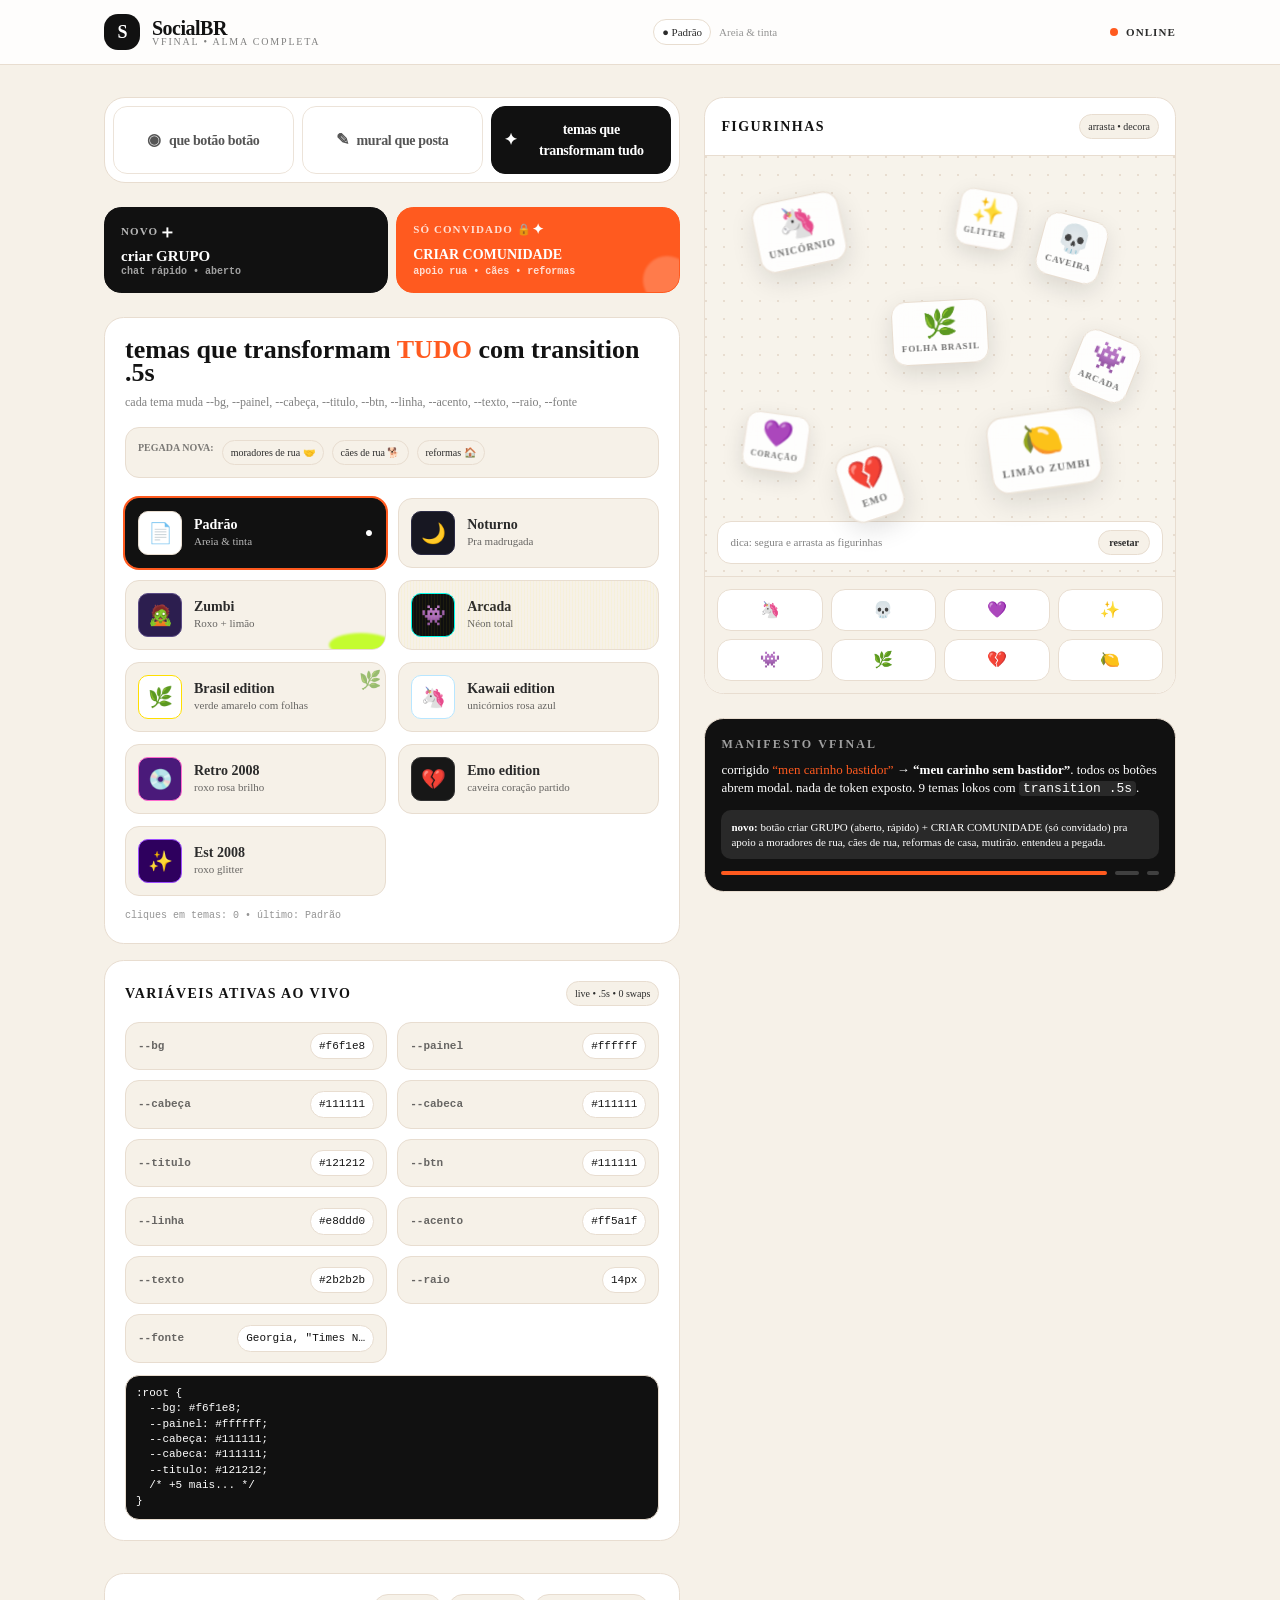
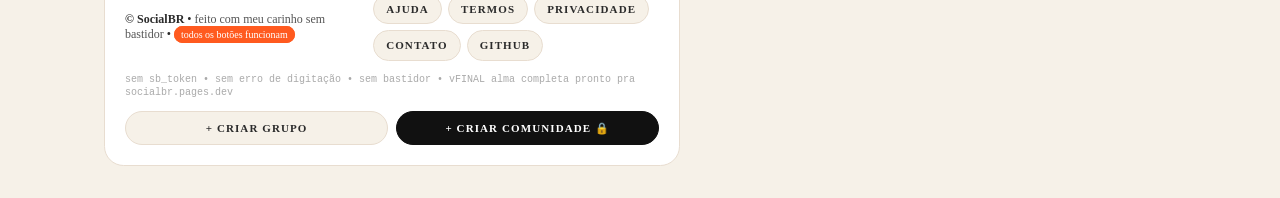
<file: index.html>
<!DOCTYPE html>
<html lang="en">
<head>
  <meta charset="UTF-8">
  <meta name="viewport" content="width=device-width, initial-scale=1">
  <title>React Artifact</title>
  <style>*,:after,:before{--tw-border-spacing-x:0;--tw-border-spacing-y:0;--tw-translate-x:0;--tw-translate-y:0;--tw-rotate:0;--tw-skew-x:0;--tw-skew-y:0;--tw-scale-x:1;--tw-scale-y:1;--tw-pan-x: ;--tw-pan-y: ;--tw-pinch-zoom: ;--tw-scroll-snap-strictness:proximity;--tw-gradient-from-position: ;--tw-gradient-via-position: ;--tw-gradient-to-position: ;--tw-ordinal: ;--tw-slashed-zero: ;--tw-numeric-figure: ;--tw-numeric-spacing: ;--tw-numeric-fraction: ;--tw-ring-inset: ;--tw-ring-offset-width:0px;--tw-ring-offset-color:#fff;--tw-ring-color:rgba(59,130,246,.5);--tw-ring-offset-shadow:0 0 #0000;--tw-ring-shadow:0 0 #0000;--tw-shadow:0 0 #0000;--tw-shadow-colored:0 0 #0000;--tw-blur: ;--tw-brightness: ;--tw-contrast: ;--tw-grayscale: ;--tw-hue-rotate: ;--tw-invert: ;--tw-saturate: ;--tw-sepia: ;--tw-drop-shadow: ;--tw-backdrop-blur: ;--tw-backdrop-brightness: ;--tw-backdrop-contrast: ;--tw-backdrop-grayscale: ;--tw-backdrop-hue-rotate: ;--tw-backdrop-invert: ;--tw-backdrop-opacity: ;--tw-backdrop-saturate: ;--tw-backdrop-sepia: ;--tw-contain-size: ;--tw-contain-layout: ;--tw-contain-paint: ;--tw-contain-style: }::backdrop{--tw-border-spacing-x:0;--tw-border-spacing-y:0;--tw-translate-x:0;--tw-translate-y:0;--tw-rotate:0;--tw-skew-x:0;--tw-skew-y:0;--tw-scale-x:1;--tw-scale-y:1;--tw-pan-x: ;--tw-pan-y: ;--tw-pinch-zoom: ;--tw-scroll-snap-strictness:proximity;--tw-gradient-from-position: ;--tw-gradient-via-position: ;--tw-gradient-to-position: ;--tw-ordinal: ;--tw-slashed-zero: ;--tw-numeric-figure: ;--tw-numeric-spacing: ;--tw-numeric-fraction: ;--tw-ring-inset: ;--tw-ring-offset-width:0px;--tw-ring-offset-color:#fff;--tw-ring-color:rgba(59,130,246,.5);--tw-ring-offset-shadow:0 0 #0000;--tw-ring-shadow:0 0 #0000;--tw-shadow:0 0 #0000;--tw-shadow-colored:0 0 #0000;--tw-blur: ;--tw-brightness: ;--tw-contrast: ;--tw-grayscale: ;--tw-hue-rotate: ;--tw-invert: ;--tw-saturate: ;--tw-sepia: ;--tw-drop-shadow: ;--tw-backdrop-blur: ;--tw-backdrop-brightness: ;--tw-backdrop-contrast: ;--tw-backdrop-grayscale: ;--tw-backdrop-hue-rotate: ;--tw-backdrop-invert: ;--tw-backdrop-opacity: ;--tw-backdrop-saturate: ;--tw-backdrop-sepia: ;--tw-contain-size: ;--tw-contain-layout: ;--tw-contain-paint: ;--tw-contain-style: }/*! tailwindcss v3.4.18 | MIT License | https://tailwindcss.com*/*,:after,:before{box-sizing:border-box;border:0 solid #e5e7eb}:after,:before{--tw-content:""}:host,html{line-height:1.5;-webkit-text-size-adjust:100%;-moz-tab-size:4;-o-tab-size:4;tab-size:4;font-family:ui-sans-serif,system-ui,sans-serif,Apple Color Emoji,Segoe UI Emoji,Segoe UI Symbol,Noto Color Emoji;font-feature-settings:normal;font-variation-settings:normal;-webkit-tap-highlight-color:transparent}body{line-height:inherit}hr{height:0;color:inherit;border-top-width:1px}abbr:where([title]){-webkit-text-decoration:underline dotted;text-decoration:underline dotted}h1,h2,h3,h4,h5,h6{font-size:inherit;font-weight:inherit}a{color:inherit;text-decoration:inherit}b,strong{font-weight:bolder}code,kbd,pre,samp{font-family:ui-monospace,SFMono-Regular,Menlo,Monaco,Consolas,Liberation Mono,Courier New,monospace;font-feature-settings:normal;font-variation-settings:normal;font-size:1em}small{font-size:80%}sub,sup{font-size:75%;line-height:0;position:relative;vertical-align:baseline}sub{bottom:-.25em}sup{top:-.5em}table{text-indent:0;border-color:inherit;border-collapse:collapse}button,input,optgroup,select,textarea{font-family:inherit;font-feature-settings:inherit;font-variation-settings:inherit;font-size:100%;font-weight:inherit;line-height:inherit;letter-spacing:inherit;color:inherit;margin:0;padding:0}button,select{text-transform:none}button,input:where([type=button]),input:where([type=reset]),input:where([type=submit]){-webkit-appearance:button;background-color:transparent;background-image:none}:-moz-focusring{outline:auto}:-moz-ui-invalid{box-shadow:none}progress{vertical-align:baseline}::-webkit-inner-spin-button,::-webkit-outer-spin-button{height:auto}[type=search]{-webkit-appearance:textfield;outline-offset:-2px}::-webkit-search-decoration{-webkit-appearance:none}::-webkit-file-upload-button{-webkit-appearance:button;font:inherit}summary{display:list-item}blockquote,dd,dl,figure,h1,h2,h3,h4,h5,h6,hr,p,pre{margin:0}fieldset{margin:0}fieldset,legend{padding:0}menu,ol,ul{list-style:none;margin:0;padding:0}dialog{padding:0}textarea{resize:vertical}input::-moz-placeholder,textarea::-moz-placeholder{opacity:1;color:#9ca3af}input::placeholder,textarea::placeholder{opacity:1;color:#9ca3af}[role=button],button{cursor:pointer}:disabled{cursor:default}audio,canvas,embed,iframe,img,object,svg,video{display:block;vertical-align:middle}img,video{max-width:100%;height:auto}[hidden]:where(:not([hidden=until-found])){display:none}.fixed{position:fixed}.absolute{position:absolute}.relative{position:relative}.sticky{position:sticky}.inset-0{inset:0}.-bottom-2{bottom:-.5rem}.-bottom-3{bottom:-.75rem}.-bottom-6{bottom:-1.5rem}.-right-2{right:-.5rem}.-right-3{right:-.75rem}.-right-6{right:-1.5rem}.bottom-3{bottom:.75rem}.left-0{left:0}.left-3{left:.75rem}.left-\[20\%\]{left:20%}.left-\[50\%\]{left:50%}.right-0{right:0}.right-1{right:.25rem}.right-3{right:.75rem}.right-\[25\%\]{right:25%}.top-0{top:0}.top-1{top:.25rem}.z-10{z-index:10}.z-40{z-index:40}.z-50{z-index:50}.z-\[100\]{z-index:100}.col-span-2{grid-column:span 2/span 2}.mx-auto{margin-left:auto;margin-right:auto}.mb-2{margin-bottom:.5rem}.mb-3{margin-bottom:.75rem}.mb-4{margin-bottom:1rem}.ml-auto{margin-left:auto}.mt-0\.5{margin-top:.125rem}.mt-1{margin-top:.25rem}.mt-2{margin-top:.5rem}.mt-3{margin-top:.75rem}.mt-4{margin-top:1rem}.mt-5{margin-top:1.25rem}.mt-6{margin-top:1.5rem}.flex{display:flex}.inline-flex{display:inline-flex}.grid{display:grid}.hidden{display:none}.h-1{height:.25rem}.h-10{height:2.5rem}.h-11{height:2.75rem}.h-12{height:3rem}.h-2{height:.5rem}.h-20{height:5rem}.h-4{height:1rem}.h-5{height:1.25rem}.h-6{height:1.5rem}.h-8{height:2rem}.h-9{height:2.25rem}.h-\[18px\]{height:18px}.h-\[64px\]{height:64px}.h-\[86px\]{height:86px}.max-h-\[92vh\]{max-height:92vh}.min-h-\[72px\]{min-height:72px}.min-h-\[86px\]{min-height:86px}.min-h-\[88px\]{min-height:88px}.min-h-screen{min-height:100vh}.w-10{width:2.5rem}.w-11{width:2.75rem}.w-12{width:3rem}.w-16{width:4rem}.w-2{width:.5rem}.w-20{width:5rem}.w-3{width:.75rem}.w-4{width:1rem}.w-6{width:1.5rem}.w-8{width:2rem}.w-9{width:2.25rem}.w-full{width:100%}.min-w-0{min-width:0}.max-w-\[1120px\]{max-width:1120px}.max-w-\[440px\]{max-width:440px}.max-w-\[48ch\]{max-width:48ch}.max-w-\[58\%\]{max-width:58%}.flex-1{flex:1 1 0%}.shrink-0{flex-shrink:0}.scale-110{--tw-scale-x:1.1;--tw-scale-y:1.1}.scale-110,.scale-\[0\.97\]{transform:translate(var(--tw-translate-x),var(--tw-translate-y)) rotate(var(--tw-rotate)) skewX(var(--tw-skew-x)) skewY(var(--tw-skew-y)) scaleX(var(--tw-scale-x)) scaleY(var(--tw-scale-y))}.scale-\[0\.97\]{--tw-scale-x:0.97;--tw-scale-y:0.97}.transform{transform:translate(var(--tw-translate-x),var(--tw-translate-y)) rotate(var(--tw-rotate)) skewX(var(--tw-skew-x)) skewY(var(--tw-skew-y)) scaleX(var(--tw-scale-x)) scaleY(var(--tw-scale-y))}.animate-\[fadeIn_\.4s\]{animation:fadeIn .4s}.animate-\[scaleIn_\.25s\]{animation:scaleIn .25s}@keyframes pulse{50%{opacity:.5}}.animate-pulse{animation:pulse 2s cubic-bezier(.4,0,.6,1) infinite}.cursor-grab{cursor:grab}.select-none{-webkit-user-select:none;-moz-user-select:none;user-select:none}.resize-none{resize:none}.grid-cols-1{grid-template-columns:repeat(1,minmax(0,1fr))}.grid-cols-2{grid-template-columns:repeat(2,minmax(0,1fr))}.grid-cols-4{grid-template-columns:repeat(4,minmax(0,1fr))}.grid-cols-\[64px_1fr\]{grid-template-columns:64px 1fr}.flex-col{flex-direction:column}.flex-wrap{flex-wrap:wrap}.place-items-center{place-items:center}.items-center{align-items:center}.justify-center{justify-content:center}.justify-between{justify-content:space-between}.gap-1{gap:.25rem}.gap-1\.5{gap:.375rem}.gap-2{gap:.5rem}.gap-2\.5{gap:.625rem}.gap-3{gap:.75rem}.gap-4{gap:1rem}.gap-6{gap:1.5rem}.space-y-3>:not([hidden])~:not([hidden]){--tw-space-y-reverse:0;margin-top:calc(.75rem*(1 - var(--tw-space-y-reverse)));margin-bottom:calc(.75rem*var(--tw-space-y-reverse))}.space-y-4>:not([hidden])~:not([hidden]){--tw-space-y-reverse:0;margin-top:calc(1rem*(1 - var(--tw-space-y-reverse)));margin-bottom:calc(1rem*var(--tw-space-y-reverse))}.overflow-auto{overflow:auto}.overflow-hidden,.truncate{overflow:hidden}.truncate{text-overflow:ellipsis;white-space:nowrap}.whitespace-pre-wrap{white-space:pre-wrap}.break-words{overflow-wrap:break-word}.rounded{border-radius:.25rem}.rounded-\[100\%\]{border-radius:100%}.rounded-\[10px\]{border-radius:10px}.rounded-\[12px\]{border-radius:12px}.rounded-\[calc\(var\(--raio\)\*1\.2\)\]{border-radius:calc(var(--raio)*1.2)}.rounded-\[calc\(var\(--raio\)\*1\.4\)\]{border-radius:calc(var(--raio)*1.4)}.rounded-\[calc\(var\(--raio\)\*1\.5\)\]{border-radius:calc(var(--raio)*1.5)}.rounded-\[var\(--raio\)\]{border-radius:var(--raio)}.rounded-full{border-radius:9999px}.border{border-width:1px}.border-b{border-bottom-width:1px}.border-t{border-top-width:1px}.bg-\[\#a8ff00\]{--tw-bg-opacity:1;background-color:rgb(168 255 0/var(--tw-bg-opacity,1))}.bg-\[\#b6ff00\]{--tw-bg-opacity:1;background-color:rgb(182 255 0/var(--tw-bg-opacity,1))}.bg-\[\#b8ff00\]{--tw-bg-opacity:1;background-color:rgb(184 255 0/var(--tw-bg-opacity,1))}.bg-\[var\(--bg\)\]{background-color:var(--bg)}.bg-\[var\(--cabe\E7 a\)\]{background-color:var(--cabeça)}.bg-black{--tw-bg-opacity:1;background-color:rgb(0 0 0/var(--tw-bg-opacity,1))}.bg-black\/60{background-color:rgba(0,0,0,.6)}.bg-white\/10{background-color:hsla(0,0%,100%,.1)}.bg-white\/20{background-color:hsla(0,0%,100%,.2)}.bg-\[radial-gradient\(circle_at_1px_1px\2c var\(--linha\)_1px\2c transparent_0\)\]{background-image:radial-gradient(circle at 1px 1px,var(--linha) 1px,transparent 0)}.p-2{padding:.5rem}.p-2\.5{padding:.625rem}.p-3{padding:.75rem}.p-4{padding:1rem}.p-5{padding:1.25rem}.p-6{padding:1.5rem}.px-1{padding-left:.25rem;padding-right:.25rem}.px-1\.5{padding-left:.375rem;padding-right:.375rem}.px-2{padding-left:.5rem;padding-right:.5rem}.px-2\.5{padding-left:.625rem;padding-right:.625rem}.px-3{padding-left:.75rem;padding-right:.75rem}.px-4{padding-left:1rem;padding-right:1rem}.px-5{padding-left:1.25rem;padding-right:1.25rem}.py-0\.5{padding-top:.125rem;padding-bottom:.125rem}.py-1{padding-top:.25rem;padding-bottom:.25rem}.py-1\.5{padding-top:.375rem;padding-bottom:.375rem}.py-2{padding-top:.5rem;padding-bottom:.5rem}.py-2\.5{padding-top:.625rem;padding-bottom:.625rem}.py-3{padding-top:.75rem;padding-bottom:.75rem}.py-4{padding-top:1rem;padding-bottom:1rem}.py-6{padding-top:1.5rem;padding-bottom:1.5rem}.text-left{text-align:left}.text-center{text-align:center}.text-right{text-align:right}.font-mono{font-family:ui-monospace,SFMono-Regular,Menlo,Monaco,Consolas,Liberation Mono,Courier New,monospace}.text-\[10px\]{font-size:10px}.text-\[11px\]{font-size:11px}.text-\[12px\]{font-size:12px}.text-\[13px\]{font-size:13px}.text-\[14px\]{font-size:14px}.text-\[15px\]{font-size:15px}.text-\[16px\]{font-size:16px}.text-\[18px\]{font-size:18px}.text-\[20px\]{font-size:20px}.text-\[22px\]{font-size:22px}.text-\[26px\]{font-size:26px}.text-\[28px\]{font-size:28px}.text-\[9px\]{font-size:9px}.font-black{font-weight:900}.font-bold{font-weight:700}.font-medium{font-weight:500}.uppercase{text-transform:uppercase}.leading-\[0\.9\]{line-height:.9}.leading-\[1\.3\]{line-height:1.3}.leading-\[1\.4\]{line-height:1.4}.leading-\[1\.5\]{line-height:1.5}.leading-none{line-height:1}.leading-tight{line-height:1.25}.tracking-\[0\.18em\]{letter-spacing:.18em}.tracking-tight{letter-spacing:-.025em}.tracking-tighter{letter-spacing:-.05em}.tracking-widest{letter-spacing:.1em}.text-\[\#ff0033\]{--tw-text-opacity:1;color:rgb(255 0 51/var(--tw-text-opacity,1))}.text-\[var\(--texto\)\]{color:var(--texto)}.text-white{--tw-text-opacity:1;color:rgb(255 255 255/var(--tw-text-opacity,1))}.opacity-20{opacity:.2}.opacity-40{opacity:.4}.opacity-50{opacity:.5}.opacity-60{opacity:.6}.opacity-70{opacity:.7}.opacity-80{opacity:.8}.opacity-90{opacity:.9}.opacity-\[0\.06\]{opacity:.06}.shadow-2xl{--tw-shadow:0 25px 50px -12px rgba(0,0,0,.25);--tw-shadow-colored:0 25px 50px -12px var(--tw-shadow-color)}.shadow-2xl,.shadow-\[0_8px_24px_rgba\(0\2c 0\2c 0\2c 0\.12\)\]{box-shadow:var(--tw-ring-offset-shadow,0 0 #0000),var(--tw-ring-shadow,0 0 #0000),var(--tw-shadow)}.shadow-\[0_8px_24px_rgba\(0\2c 0\2c 0\2c 0\.12\)\]{--tw-shadow:0 8px 24px rgba(0,0,0,.12);--tw-shadow-colored:0 8px 24px var(--tw-shadow-color)}.outline-none{outline:2px solid transparent;outline-offset:2px}.ring-2{--tw-ring-offset-shadow:var(--tw-ring-inset) 0 0 0 var(--tw-ring-offset-width) var(--tw-ring-offset-color);--tw-ring-shadow:var(--tw-ring-inset) 0 0 0 calc(2px + var(--tw-ring-offset-width)) var(--tw-ring-color);box-shadow:var(--tw-ring-offset-shadow),var(--tw-ring-shadow),var(--tw-shadow,0 0 #0000)}.blur{--tw-blur:blur(8px)}.blur,.blur-\[1px\]{filter:var(--tw-blur) var(--tw-brightness) var(--tw-contrast) var(--tw-grayscale) var(--tw-hue-rotate) var(--tw-invert) var(--tw-saturate) var(--tw-sepia) var(--tw-drop-shadow)}.blur-\[1px\]{--tw-blur:blur(1px)}.blur-\[6px\]{--tw-blur:blur(6px)}.blur-\[6px\],.brightness-110{filter:var(--tw-blur) var(--tw-brightness) var(--tw-contrast) var(--tw-grayscale) var(--tw-hue-rotate) var(--tw-invert) var(--tw-saturate) var(--tw-sepia) var(--tw-drop-shadow)}.brightness-110{--tw-brightness:brightness(1.1)}.filter{filter:var(--tw-blur) var(--tw-brightness) var(--tw-contrast) var(--tw-grayscale) var(--tw-hue-rotate) var(--tw-invert) var(--tw-saturate) var(--tw-sepia) var(--tw-drop-shadow)}.backdrop-blur-md{--tw-backdrop-blur:blur(12px)}.backdrop-blur-md,.backdrop-blur-sm{backdrop-filter:var(--tw-backdrop-blur) var(--tw-backdrop-brightness) var(--tw-backdrop-contrast) var(--tw-backdrop-grayscale) var(--tw-backdrop-hue-rotate) var(--tw-backdrop-invert) var(--tw-backdrop-opacity) var(--tw-backdrop-saturate) var(--tw-backdrop-sepia)}.backdrop-blur-sm{--tw-backdrop-blur:blur(4px)}.backdrop-blur-xl{--tw-backdrop-blur:blur(24px);backdrop-filter:var(--tw-backdrop-blur) var(--tw-backdrop-brightness) var(--tw-backdrop-contrast) var(--tw-backdrop-grayscale) var(--tw-backdrop-hue-rotate) var(--tw-backdrop-invert) var(--tw-backdrop-opacity) var(--tw-backdrop-saturate) var(--tw-backdrop-sepia)}.transition{transition-property:color,background-color,border-color,text-decoration-color,fill,stroke,opacity,box-shadow,transform,filter,backdrop-filter;transition-timing-function:cubic-bezier(.4,0,.2,1);transition-duration:.15s}#root,body,html{min-height:100%}body{margin:0;font-family:ui-sans-serif,system-ui,-apple-system,BlinkMacSystemFont,Segoe UI,sans-serif}[role=button]:not([aria-disabled=true]),button:not(:disabled),label[for],select:not(:disabled),summary{cursor:pointer}.selection\:bg-\[var\(--acento\)\] ::-moz-selection{background-color:var(--acento)}.selection\:bg-\[var\(--acento\)\] ::selection{background-color:var(--acento)}.selection\:text-black ::-moz-selection{--tw-text-opacity:1;color:rgb(0 0 0/var(--tw-text-opacity,1))}.selection\:text-black ::selection{--tw-text-opacity:1;color:rgb(0 0 0/var(--tw-text-opacity,1))}.selection\:bg-\[var\(--acento\)\]::-moz-selection{background-color:var(--acento)}.selection\:bg-\[var\(--acento\)\]::selection{background-color:var(--acento)}.selection\:text-black::-moz-selection{--tw-text-opacity:1;color:rgb(0 0 0/var(--tw-text-opacity,1))}.selection\:text-black::selection{--tw-text-opacity:1;color:rgb(0 0 0/var(--tw-text-opacity,1))}.hover\:scale-105:hover{--tw-scale-x:1.05;--tw-scale-y:1.05;transform:translate(var(--tw-translate-x),var(--tw-translate-y)) rotate(var(--tw-rotate)) skewX(var(--tw-skew-x)) skewY(var(--tw-skew-y)) scaleX(var(--tw-scale-x)) scaleY(var(--tw-scale-y))}.hover\:opacity-100:hover{opacity:1}.hover\:brightness-110:hover{--tw-brightness:brightness(1.1);filter:var(--tw-blur) var(--tw-brightness) var(--tw-contrast) var(--tw-grayscale) var(--tw-hue-rotate) var(--tw-invert) var(--tw-saturate) var(--tw-sepia) var(--tw-drop-shadow)}.active\:scale-95:active{--tw-scale-x:.95;--tw-scale-y:.95}.active\:scale-95:active,.active\:scale-\[0\.98\]:active{transform:translate(var(--tw-translate-x),var(--tw-translate-y)) rotate(var(--tw-rotate)) skewX(var(--tw-skew-x)) skewY(var(--tw-skew-y)) scaleX(var(--tw-scale-x)) scaleY(var(--tw-scale-y))}.active\:scale-\[0\.98\]:active{--tw-scale-x:0.98;--tw-scale-y:0.98}.active\:cursor-grabbing:active{cursor:grabbing}@media (min-width:640px){.sm\:inline{display:inline}.sm\:hidden{display:none}.sm\:grid-cols-2{grid-template-columns:repeat(2,minmax(0,1fr))}}@media (min-width:768px){.md\:flex{display:flex}.md\:flex-row{flex-direction:row}.md\:items-center{align-items:center}.md\:p-5{padding:1.25rem}.md\:p-7{padding:1.75rem}.md\:px-6{padding-left:1.5rem;padding-right:1.5rem}.md\:py-8{padding-top:2rem;padding-bottom:2rem}.md\:text-\[14px\]{font-size:14px}.md\:text-\[36px\]{font-size:36px}}@media (min-width:1024px){.lg\:grid-cols-\[1\.1fr_0\.9fr\]{grid-template-columns:1.1fr .9fr}}</style>
</head>
<body>
  <div id="root"></div>
  
  <script type="module">var wf=Object.create;var{getPrototypeOf:Sf,defineProperty:Ql,getOwnPropertyNames:kf}=Object;var Ef=Object.prototype.hasOwnProperty;var wn=(e,n,t)=>{t=e!=null?wf(Sf(e)):{};let r=n||!e||!e.__esModule?Ql(t,"default",{value:e,enumerable:!0}):t;for(let l of kf(e))if(!Ef.call(r,l))Ql(r,l,{get:()=>e[l],enumerable:!0});return r};var mr=(e,n)=>()=>(n||e((n={exports:{}}).exports,n),n.exports);var _f=(e,n)=>{for(var t in n)Ql(e,t,{get:n[t],enumerable:!0,configurable:!0,set:(r)=>n[t]=()=>r})};var Cf=(e,n)=>()=>(e&&(n=e(e=0)),n);var ht=mr((Wf)=>{var pt=Symbol.for("react.element"),Nf=Symbol.for("react.portal"),Pf=Symbol.for("react.fragment"),zf=Symbol.for("react.strict_mode"),Tf=Symbol.for("react.profiler"),Lf=Symbol.for("react.provider"),Rf=Symbol.for("react.context"),If=Symbol.for("react.forward_ref"),Ff=Symbol.for("react.suspense"),Of=Symbol.for("react.memo"),Mf=Symbol.for("react.lazy"),Eo=Symbol.iterator;function Df(e){if(e===null||typeof e!=="object")return null;return e=Eo&&e[Eo]||e["@@iterator"],typeof e==="function"?e:null}var No={isMounted:function(){return!1},enqueueForceUpdate:function(){},enqueueReplaceState:function(){},enqueueSetState:function(){}},Po=Object.assign,zo={};function Un(e,n,t){this.props=e,this.context=n,this.refs=zo,this.updater=t||No}Un.prototype.isReactComponent={};Un.prototype.setState=function(e,n){if(typeof e!=="object"&&typeof e!=="function"&&e!=null)throw Error("setState(...): takes an object of state variables to update or a function which returns an object of state variables.");this.updater.enqueueSetState(this,e,n,"setState")};Un.prototype.forceUpdate=function(e){this.updater.enqueueForceUpdate(this,e,"forceUpdate")};function To(){}To.prototype=Un.prototype;function Al(e,n,t){this.props=e,this.context=n,this.refs=zo,this.updater=t||No}var Yl=Al.prototype=new To;Yl.constructor=Al;Po(Yl,Un.prototype);Yl.isPureReactComponent=!0;var _o=Array.isArray,Lo=Object.prototype.hasOwnProperty,Xl={current:null},Ro={key:!0,ref:!0,__self:!0,__source:!0};function Io(e,n,t){var r,l={},u=null,i=null;if(n!=null)for(r in n.ref!==void 0&&(i=n.ref),n.key!==void 0&&(u=""+n.key),n)Lo.call(n,r)&&!Ro.hasOwnProperty(r)&&(l[r]=n[r]);var o=arguments.length-2;if(o===1)l.children=t;else if(1<o){for(var a=Array(o),c=0;c<o;c++)a[c]=arguments[c+2];l.children=a}if(e&&e.defaultProps)for(r in o=e.defaultProps,o)l[r]===void 0&&(l[r]=o[r]);return{$$typeof:pt,type:e,key:u,ref:i,props:l,_owner:Xl.current}}function Uf(e,n){return{$$typeof:pt,type:e.type,key:n,ref:e.ref,props:e.props,_owner:e._owner}}function Zl(e){return typeof e==="object"&&e!==null&&e.$$typeof===pt}function xf(e){var n={"=":"=0",":":"=2"};return"$"+e.replace(/[=:]/g,function(t){return n[t]})}var Co=/\/+/g;function Kl(e,n){return typeof e==="object"&&e!==null&&e.key!=null?xf(""+e.key):n.toString(36)}function yr(e,n,t,r,l){var u=typeof e;if(u==="undefined"||u==="boolean")e=null;var i=!1;if(e===null)i=!0;else switch(u){case"string":case"number":i=!0;break;case"object":switch(e.$$typeof){case pt:case Nf:i=!0}}if(i)return i=e,l=l(i),e=r===""?"."+Kl(i,0):r,_o(l)?(t="",e!=null&&(t=e.replace(Co,"$&/")+"/"),yr(l,n,t,"",function(c){return c})):l!=null&&(Zl(l)&&(l=Uf(l,t+(!l.key||i&&i.key===l.key?"":(""+l.key).replace(Co,"$&/")+"/")+e)),n.push(l)),1;if(i=0,r=r===""?".":r+":",_o(e))for(var o=0;o<e.length;o++){u=e[o];var a=r+Kl(u,o);i+=yr(u,n,t,a,l)}else if(a=Df(e),typeof a==="function")for(e=a.call(e),o=0;!(u=e.next()).done;)u=u.value,a=r+Kl(u,o++),i+=yr(u,n,t,a,l);else if(u==="object")throw n=String(e),Error("Objects are not valid as a React child (found: "+(n==="[object Object]"?"object with keys {"+Object.keys(e).join(", ")+"}":n)+"). If you meant to render a collection of children, use an array instead.");return i}function vr(e,n,t){if(e==null)return e;var r=[],l=0;return yr(e,r,"","",function(u){return n.call(t,u,l++)}),r}function Vf(e){if(e._status===-1){var n=e._result;n=n(),n.then(function(t){if(e._status===0||e._status===-1)e._status=1,e._result=t},function(t){if(e._status===0||e._status===-1)e._status=2,e._result=t}),e._status===-1&&(e._status=0,e._result=n)}if(e._status===1)return e._result.default;throw e._result}var ue={current:null},gr={transition:null},Bf={ReactCurrentDispatcher:ue,ReactCurrentBatchConfig:gr,ReactCurrentOwner:Xl};function Fo(){throw Error("act(...) is not supported in production builds of React.")}Wf.Children={map:vr,forEach:function(e,n,t){vr(e,function(){n.apply(this,arguments)},t)},count:function(e){var n=0;return vr(e,function(){n++}),n},toArray:function(e){return vr(e,function(n){return n})||[]},only:function(e){if(!Zl(e))throw Error("React.Children.only expected to receive a single React element child.");return e}};Wf.Component=Un;Wf.Fragment=Pf;Wf.Profiler=Tf;Wf.PureComponent=Al;Wf.StrictMode=zf;Wf.Suspense=Ff;Wf.__SECRET_INTERNALS_DO_NOT_USE_OR_YOU_WILL_BE_FIRED=Bf;Wf.act=Fo;Wf.cloneElement=function(e,n,t){if(e===null||e===void 0)throw Error("React.cloneElement(...): The argument must be a React element, but you passed "+e+".");var r=Po({},e.props),l=e.key,u=e.ref,i=e._owner;if(n!=null){if(n.ref!==void 0&&(u=n.ref,i=Xl.current),n.key!==void 0&&(l=""+n.key),e.type&&e.type.defaultProps)var o=e.type.defaultProps;for(a in n)Lo.call(n,a)&&!Ro.hasOwnProperty(a)&&(r[a]=n[a]===void 0&&o!==void 0?o[a]:n[a])}var a=arguments.length-2;if(a===1)r.children=t;else if(1<a){o=Array(a);for(var c=0;c<a;c++)o[c]=arguments[c+2];r.children=o}return{$$typeof:pt,type:e.type,key:l,ref:u,props:r,_owner:i}};Wf.createContext=function(e){return e={$$typeof:Rf,_currentValue:e,_currentValue2:e,_threadCount:0,Provider:null,Consumer:null,_defaultValue:null,_globalName:null},e.Provider={$$typeof:Lf,_context:e},e.Consumer=e};Wf.createElement=Io;Wf.createFactory=function(e){var n=Io.bind(null,e);return n.type=e,n};Wf.createRef=function(){return{current:null}};Wf.forwardRef=function(e){return{$$typeof:If,render:e}};Wf.isValidElement=Zl;Wf.lazy=function(e){return{$$typeof:Mf,_payload:{_status:-1,_result:e},_init:Vf}};Wf.memo=function(e,n){return{$$typeof:Of,type:e,compare:n===void 0?null:n}};Wf.startTransition=function(e){var n=gr.transition;gr.transition={};try{e()}finally{gr.transition=n}};Wf.unstable_act=Fo;Wf.useCallback=function(e,n){return ue.current.useCallback(e,n)};Wf.useContext=function(e){return ue.current.useContext(e)};Wf.useDebugValue=function(){};Wf.useDeferredValue=function(e){return ue.current.useDeferredValue(e)};Wf.useEffect=function(e,n){return ue.current.useEffect(e,n)};Wf.useId=function(){return ue.current.useId()};Wf.useImperativeHandle=function(e,n,t){return ue.current.useImperativeHandle(e,n,t)};Wf.useInsertionEffect=function(e,n){return ue.current.useInsertionEffect(e,n)};Wf.useLayoutEffect=function(e,n){return ue.current.useLayoutEffect(e,n)};Wf.useMemo=function(e,n){return ue.current.useMemo(e,n)};Wf.useReducer=function(e,n,t){return ue.current.useReducer(e,n,t)};Wf.useRef=function(e){return ue.current.useRef(e)};Wf.useState=function(e){return ue.current.useState(e)};Wf.useSyncExternalStore=function(e,n,t){return ue.current.useSyncExternalStore(e,n,t)};Wf.useTransition=function(){return ue.current.useTransition()};Wf.version="18.3.1"});var Bo=mr((Cd)=>{function Gl(e,n){var t=e.length;e.push(n);e:for(;0<t;){var r=t-1>>>1,l=e[r];if(0<wr(l,n))e[r]=n,e[t]=l,t=r;else break e}}function Pe(e){return e.length===0?null:e[0]}function _r(e){if(e.length===0)return null;var n=e[0],t=e.pop();if(t!==n){e[0]=t;e:for(var r=0,l=e.length,u=l>>>1;r<u;){var i=2*(r+1)-1,o=e[i],a=i+1,c=e[a];if(0>wr(o,t))a<l&&0>wr(c,o)?(e[r]=c,e[a]=t,r=a):(e[r]=o,e[i]=t,r=i);else if(a<l&&0>wr(c,t))e[r]=c,e[a]=t,r=a;else break e}}return n}function wr(e,n){var t=e.sortIndex-n.sortIndex;return t!==0?t:e.id-n.id}if(typeof performance==="object"&&typeof performance.now==="function")ql=performance,Cd.unstable_now=function(){return ql.now()};else Sr=Date,jl=Sr.now(),Cd.unstable_now=function(){return Sr.now()-jl};var ql,Sr,jl,Me=[],Ge=[],_d=1,ge=null,ee=3,Cr=!1,Sn=!1,vt=!1,Mo=typeof setTimeout==="function"?setTimeout:null,Do=typeof clearTimeout==="function"?clearTimeout:null,Oo=typeof setImmediate<"u"?setImmediate:null;typeof navigator<"u"&&navigator.scheduling!==void 0&&navigator.scheduling.isInputPending!==void 0&&navigator.scheduling.isInputPending.bind(navigator.scheduling);function bl(e){for(var n=Pe(Ge);n!==null;){if(n.callback===null)_r(Ge);else if(n.startTime<=e)_r(Ge),n.sortIndex=n.expirationTime,Gl(Me,n);else break;n=Pe(Ge)}}function nu(e){if(vt=!1,bl(e),!Sn)if(Pe(Me)!==null)Sn=!0,ru(tu);else{var n=Pe(Ge);n!==null&&lu(nu,n.startTime-e)}}function tu(e,n){Sn=!1,vt&&(vt=!1,Do(yt),yt=-1),Cr=!0;var t=ee;try{bl(n);for(ge=Pe(Me);ge!==null&&(!(ge.expirationTime>n)||e&&!Vo());){var r=ge.callback;if(typeof r==="function"){ge.callback=null,ee=ge.priorityLevel;var l=r(ge.expirationTime<=n);n=Cd.unstable_now(),typeof l==="function"?ge.callback=l:ge===Pe(Me)&&_r(Me),bl(n)}else _r(Me);ge=Pe(Me)}if(ge!==null)var u=!0;else{var i=Pe(Ge);i!==null&&lu(nu,i.startTime-n),u=!1}return u}finally{ge=null,ee=t,Cr=!1}}var Nr=!1,kr=null,yt=-1,Uo=5,xo=-1;function Vo(){return Cd.unstable_now()-xo<Uo?!1:!0}function Jl(){if(kr!==null){var e=Cd.unstable_now();xo=e;var n=!0;try{n=kr(!0,e)}finally{n?mt():(Nr=!1,kr=null)}}else Nr=!1}var mt;if(typeof Oo==="function")mt=function(){Oo(Jl)};else if(typeof MessageChannel<"u")Er=new MessageChannel,eu=Er.port2,Er.port1.onmessage=Jl,mt=function(){eu.postMessage(null)};else mt=function(){Mo(Jl,0)};var Er,eu;function ru(e){kr=e,Nr||(Nr=!0,mt())}function lu(e,n){yt=Mo(function(){e(Cd.unstable_now())},n)}Cd.unstable_IdlePriority=5;Cd.unstable_ImmediatePriority=1;Cd.unstable_LowPriority=4;Cd.unstable_NormalPriority=3;Cd.unstable_Profiling=null;Cd.unstable_UserBlockingPriority=2;Cd.unstable_cancelCallback=function(e){e.callback=null};Cd.unstable_continueExecution=function(){Sn||Cr||(Sn=!0,ru(tu))};Cd.unstable_forceFrameRate=function(e){0>e||125<e?console.error("forceFrameRate takes a positive int between 0 and 125, forcing frame rates higher than 125 fps is not supported"):Uo=0<e?Math.floor(1000/e):5};Cd.unstable_getCurrentPriorityLevel=function(){return ee};Cd.unstable_getFirstCallbackNode=function(){return Pe(Me)};Cd.unstable_next=function(e){switch(ee){case 1:case 2:case 3:var n=3;break;default:n=ee}var t=ee;ee=n;try{return e()}finally{ee=t}};Cd.unstable_pauseExecution=function(){};Cd.unstable_requestPaint=function(){};Cd.unstable_runWithPriority=function(e,n){switch(e){case 1:case 2:case 3:case 4:case 5:break;default:e=3}var t=ee;ee=e;try{return n()}finally{ee=t}};Cd.unstable_scheduleCallback=function(e,n,t){var r=Cd.unstable_now();switch(typeof t==="object"&&t!==null?(t=t.delay,t=typeof t==="number"&&0<t?r+t:r):t=r,e){case 1:var l=-1;break;case 2:l=250;break;case 5:l=1073741823;break;case 4:l=1e4;break;default:l=5000}return l=t+l,e={id:_d++,callback:n,priorityLevel:e,startTime:t,expirationTime:l,sortIndex:-1},t>r?(e.sortIndex=t,Gl(Ge,e),Pe(Me)===null&&e===Pe(Ge)&&(vt?(Do(yt),yt=-1):vt=!0,lu(nu,t-r))):(e.sortIndex=l,Gl(Me,e),Sn||Cr||(Sn=!0,ru(tu))),e};Cd.unstable_shouldYield=Vo;Cd.unstable_wrapCallback=function(e){var n=ee;return function(){var t=ee;ee=n;try{return e.apply(this,arguments)}finally{ee=t}}}});var co={};_f(co,{version:()=>bc,unstable_renderSubtreeIntoContainer:()=>jc,unstable_batchedUpdates:()=>qc,unmountComponentAtNode:()=>Gc,render:()=>Jc,hydrateRoot:()=>Zc,hydrate:()=>Xc,flushSync:()=>Yc,findDOMNode:()=>Ac,createRoot:()=>Kc,createPortal:()=>Qc,__SECRET_INTERNALS_DO_NOT_USE_OR_YOU_WILL_BE_FIRED:()=>Hc});function w(e){for(var n="https://reactjs.org/docs/error-decoder.html?invariant="+e,t=1;t<arguments.length;t++)n+="&args[]="+encodeURIComponent(arguments[t]);return"Minified React error #"+e+"; visit "+n+" for the full message or use the non-minified dev environment for full errors and additional helpful warnings."}function Mn(e,n){lt(e,n),lt(e+"Capture",n)}function lt(e,n){Ht[e]=n;for(e=0;e<n.length;e++)Aa.add(n[e])}function Kd(e){if(Pu.call($o,e))return!0;if(Pu.call(Wo,e))return!1;if(Qd.test(e))return $o[e]=!0;return Wo[e]=!0,!1}function Ad(e,n,t,r){if(t!==null&&t.type===0)return!1;switch(typeof n){case"function":case"symbol":return!0;case"boolean":if(r)return!1;if(t!==null)return!t.acceptsBooleans;return e=e.toLowerCase().slice(0,5),e!=="data-"&&e!=="aria-";default:return!1}}function Yd(e,n,t,r){if(n===null||typeof n>"u"||Ad(e,n,t,r))return!0;if(r)return!1;if(t!==null)switch(t.type){case 3:return!n;case 4:return n===!1;case 5:return isNaN(n);case 6:return isNaN(n)||1>n}return!1}function ae(e,n,t,r,l,u,i){this.acceptsBooleans=n===2||n===3||n===4,this.attributeName=r,this.attributeNamespace=l,this.mustUseProperty=t,this.propertyName=e,this.type=n,this.sanitizeURL=u,this.removeEmptyString=i}function ki(e){return e[1].toUpperCase()}function Ei(e,n,t,r){var l=b.hasOwnProperty(n)?b[n]:null;if(l!==null?l.type!==0:r||!(2<n.length)||n[0]!=="o"&&n[0]!=="O"||n[1]!=="n"&&n[1]!=="N")Yd(n,t,l,r)&&(t=null),r||l===null?Kd(n)&&(t===null?e.removeAttribute(n):e.setAttribute(n,""+t)):l.mustUseProperty?e[l.propertyName]=t===null?l.type===3?!1:"":t:(n=l.attributeName,r=l.attributeNamespace,t===null?e.removeAttribute(n):(l=l.type,t=l===3||l===4&&t===!0?"":""+t,r?e.setAttributeNS(r,n,t):e.setAttribute(n,t)))}function gt(e){if(e===null||typeof e!=="object")return null;return e=Ho&&e[Ho]||e["@@iterator"],typeof e==="function"?e:null}function Nt(e){if(uu===void 0)try{throw Error()}catch(t){var n=t.stack.trim().match(/\n( *(at )?)/);uu=n&&n[1]||""}return`
`+uu+e}function ou(e,n){if(!e||iu)return"";iu=!0;var t=Error.prepareStackTrace;Error.prepareStackTrace=void 0;try{if(n)if(n=function(){throw Error()},Object.defineProperty(n.prototype,"props",{set:function(){throw Error()}}),typeof Reflect==="object"&&Reflect.construct){try{Reflect.construct(n,[])}catch(c){var r=c}Reflect.construct(e,[],n)}else{try{n.call()}catch(c){r=c}e.call(n.prototype)}else{try{throw Error()}catch(c){r=c}e()}}catch(c){if(c&&r&&typeof c.stack==="string"){for(var l=c.stack.split(`
`),u=r.stack.split(`
`),i=l.length-1,o=u.length-1;1<=i&&0<=o&&l[i]!==u[o];)o--;for(;1<=i&&0<=o;i--,o--)if(l[i]!==u[o]){if(i!==1||o!==1)do if(i--,o--,0>o||l[i]!==u[o]){var a=`
`+l[i].replace(" at new "," at ");return e.displayName&&a.includes("<anonymous>")&&(a=a.replace("<anonymous>",e.displayName)),a}while(1<=i&&0<=o);break}}}finally{iu=!1,Error.prepareStackTrace=t}return(e=e?e.displayName||e.name:"")?Nt(e):""}function Xd(e){switch(e.tag){case 5:return Nt(e.type);case 16:return Nt("Lazy");case 13:return Nt("Suspense");case 19:return Nt("SuspenseList");case 0:case 2:case 15:return e=ou(e.type,!1),e;case 11:return e=ou(e.type.render,!1),e;case 1:return e=ou(e.type,!0),e;default:return""}}function Ru(e){if(e==null)return null;if(typeof e==="function")return e.displayName||e.name||null;if(typeof e==="string")return e;switch(e){case $n:return"Fragment";case Wn:return"Portal";case zu:return"Profiler";case _i:return"StrictMode";case Tu:return"Suspense";case Lu:return"SuspenseList"}if(typeof e==="object")switch(e.$$typeof){case Xa:return(e.displayName||"Context")+".Consumer";case Ya:return(e._context.displayName||"Context")+".Provider";case Ci:var n=e.render;return e=e.displayName,e||(e=n.displayName||n.name||"",e=e!==""?"ForwardRef("+e+")":"ForwardRef"),e;case Ni:return n=e.displayName||null,n!==null?n:Ru(e.type)||"Memo";case je:n=e._payload,e=e._init;try{return Ru(e(n))}catch(t){}}return null}function Zd(e){var n=e.type;switch(e.tag){case 24:return"Cache";case 9:return(n.displayName||"Context")+".Consumer";case 10:return(n._context.displayName||"Context")+".Provider";case 18:return"DehydratedFragment";case 11:return e=n.render,e=e.displayName||e.name||"",n.displayName||(e!==""?"ForwardRef("+e+")":"ForwardRef");case 7:return"Fragment";case 5:return n;case 4:return"Portal";case 3:return"Root";case 6:return"Text";case 16:return Ru(n);case 8:return n===_i?"StrictMode":"Mode";case 22:return"Offscreen";case 12:return"Profiler";case 21:return"Scope";case 13:return"Suspense";case 19:return"SuspenseList";case 25:return"TracingMarker";case 1:case 0:case 17:case 2:case 14:case 15:if(typeof n==="function")return n.displayName||n.name||null;if(typeof n==="string")return n}return null}function pn(e){switch(typeof e){case"boolean":case"number":case"string":case"undefined":return e;case"object":return e;default:return""}}function Ja(e){var n=e.type;return(e=e.nodeName)&&e.toLowerCase()==="input"&&(n==="checkbox"||n==="radio")}function Jd(e){var n=Ja(e)?"checked":"value",t=Object.getOwnPropertyDescriptor(e.constructor.prototype,n),r=""+e[n];if(!e.hasOwnProperty(n)&&typeof t<"u"&&typeof t.get==="function"&&typeof t.set==="function"){var{get:l,set:u}=t;return Object.defineProperty(e,n,{configurable:!0,get:function(){return l.call(this)},set:function(i){r=""+i,u.call(this,i)}}),Object.defineProperty(e,n,{enumerable:t.enumerable}),{getValue:function(){return r},setValue:function(i){r=""+i},stopTracking:function(){e._valueTracker=null,delete e[n]}}}}function zr(e){e._valueTracker||(e._valueTracker=Jd(e))}function Ga(e){if(!e)return!1;var n=e._valueTracker;if(!n)return!0;var t=n.getValue(),r="";return e&&(r=Ja(e)?e.checked?"true":"false":e.value),e=r,e!==t?(n.setValue(e),!0):!1}function jr(e){if(e=e||(typeof document<"u"?document:void 0),typeof e>"u")return null;try{return e.activeElement||e.body}catch(n){return e.body}}function Iu(e,n){var t=n.checked;return $({},n,{defaultChecked:void 0,defaultValue:void 0,value:void 0,checked:t!=null?t:e._wrapperState.initialChecked})}function Qo(e,n){var t=n.defaultValue==null?"":n.defaultValue,r=n.checked!=null?n.checked:n.defaultChecked;t=pn(n.value!=null?n.value:t),e._wrapperState={initialChecked:r,initialValue:t,controlled:n.type==="checkbox"||n.type==="radio"?n.checked!=null:n.value!=null}}function qa(e,n){n=n.checked,n!=null&&Ei(e,"checked",n,!1)}function Fu(e,n){qa(e,n);var t=pn(n.value),r=n.type;if(t!=null)if(r==="number"){if(t===0&&e.value===""||e.value!=t)e.value=""+t}else e.value!==""+t&&(e.value=""+t);else if(r==="submit"||r==="reset"){e.removeAttribute("value");return}n.hasOwnProperty("value")?Ou(e,n.type,t):n.hasOwnProperty("defaultValue")&&Ou(e,n.type,pn(n.defaultValue)),n.checked==null&&n.defaultChecked!=null&&(e.defaultChecked=!!n.defaultChecked)}function Ko(e,n,t){if(n.hasOwnProperty("value")||n.hasOwnProperty("defaultValue")){var r=n.type;if(!(r!=="submit"&&r!=="reset"||n.value!==void 0&&n.value!==null))return;n=""+e._wrapperState.initialValue,t||n===e.value||(e.value=n),e.defaultValue=n}t=e.name,t!==""&&(e.name=""),e.defaultChecked=!!e._wrapperState.initialChecked,t!==""&&(e.name=t)}function Ou(e,n,t){if(n!=="number"||jr(e.ownerDocument)!==e)t==null?e.defaultValue=""+e._wrapperState.initialValue:e.defaultValue!==""+t&&(e.defaultValue=""+t)}function jn(e,n,t,r){if(e=e.options,n){n={};for(var l=0;l<t.length;l++)n["$"+t[l]]=!0;for(t=0;t<e.length;t++)l=n.hasOwnProperty("$"+e[t].value),e[t].selected!==l&&(e[t].selected=l),l&&r&&(e[t].defaultSelected=!0)}else{t=""+pn(t),n=null;for(l=0;l<e.length;l++){if(e[l].value===t){e[l].selected=!0,r&&(e[l].defaultSelected=!0);return}n!==null||e[l].disabled||(n=e[l])}n!==null&&(n.selected=!0)}}function Mu(e,n){if(n.dangerouslySetInnerHTML!=null)throw Error(w(91));return $({},n,{value:void 0,defaultValue:void 0,children:""+e._wrapperState.initialValue})}function Ao(e,n){var t=n.value;if(t==null){if(t=n.children,n=n.defaultValue,t!=null){if(n!=null)throw Error(w(92));if(Pt(t)){if(1<t.length)throw Error(w(93));t=t[0]}n=t}n==null&&(n=""),t=n}e._wrapperState={initialValue:pn(t)}}function ja(e,n){var t=pn(n.value),r=pn(n.defaultValue);t!=null&&(t=""+t,t!==e.value&&(e.value=t),n.defaultValue==null&&e.defaultValue!==t&&(e.defaultValue=t)),r!=null&&(e.defaultValue=""+r)}function Yo(e){var n=e.textContent;n===e._wrapperState.initialValue&&n!==""&&n!==null&&(e.value=n)}function ba(e){switch(e){case"svg":return"http://www.w3.org/2000/svg";case"math":return"http://www.w3.org/1998/Math/MathML";default:return"http://www.w3.org/1999/xhtml"}}function Du(e,n){return e==null||e==="http://www.w3.org/1999/xhtml"?ba(n):e==="http://www.w3.org/2000/svg"&&n==="foreignObject"?"http://www.w3.org/1999/xhtml":e}function Qt(e,n){if(n){var t=e.firstChild;if(t&&t===e.lastChild&&t.nodeType===3){t.nodeValue=n;return}}e.textContent=n}function ns(e,n,t){return n==null||typeof n==="boolean"||n===""?"":t||typeof n!=="number"||n===0||Ot.hasOwnProperty(e)&&Ot[e]?(""+n).trim():n+"px"}function ts(e,n){e=e.style;for(var t in n)if(n.hasOwnProperty(t)){var r=t.indexOf("--")===0,l=ns(t,n[t],r);t==="float"&&(t="cssFloat"),r?e.setProperty(t,l):e[t]=l}}function Uu(e,n){if(n){if(qd[e]&&(n.children!=null||n.dangerouslySetInnerHTML!=null))throw Error(w(137,e));if(n.dangerouslySetInnerHTML!=null){if(n.children!=null)throw Error(w(60));if(typeof n.dangerouslySetInnerHTML!=="object"||!("__html"in n.dangerouslySetInnerHTML))throw Error(w(61))}if(n.style!=null&&typeof n.style!=="object")throw Error(w(62))}}function xu(e,n){if(e.indexOf("-")===-1)return typeof n.is==="string";switch(e){case"annotation-xml":case"color-profile":case"font-face":case"font-face-src":case"font-face-uri":case"font-face-format":case"font-face-name":case"missing-glyph":return!1;default:return!0}}function Pi(e){return e=e.target||e.srcElement||window,e.correspondingUseElement&&(e=e.correspondingUseElement),e.nodeType===3?e.parentNode:e}function Xo(e){if(e=or(e)){if(typeof Bu!=="function")throw Error(w(280));var n=e.stateNode;n&&(n=Pl(n),Bu(e.stateNode,e.type,n))}}function rs(e){bn?et?et.push(e):et=[e]:bn=e}function ls(){if(bn){var e=bn,n=et;if(et=bn=null,Xo(e),n)for(e=0;e<n.length;e++)Xo(n[e])}}function us(e,n){return e(n)}function is(){}function os(e,n,t){if(au)return e(n,t);au=!0;try{return us(e,n,t)}finally{if(au=!1,bn!==null||et!==null)is(),ls()}}function Kt(e,n){var t=e.stateNode;if(t===null)return null;var r=Pl(t);if(r===null)return null;t=r[n];e:switch(n){case"onClick":case"onClickCapture":case"onDoubleClick":case"onDoubleClickCapture":case"onMouseDown":case"onMouseDownCapture":case"onMouseMove":case"onMouseMoveCapture":case"onMouseUp":case"onMouseUpCapture":case"onMouseEnter":(r=!r.disabled)||(e=e.type,r=!(e==="button"||e==="input"||e==="select"||e==="textarea")),e=!r;break e;default:e=!1}if(e)return null;if(t&&typeof t!=="function")throw Error(w(231,n,typeof t));return t}function jd(e,n,t,r,l,u,i,o,a){var c=Array.prototype.slice.call(arguments,3);try{n.apply(t,c)}catch(v){this.onError(v)}}function ep(e,n,t,r,l,u,i,o,a){Mt=!1,br=null,jd.apply(bd,arguments)}function np(e,n,t,r,l,u,i,o,a){if(ep.apply(this,arguments),Mt){if(Mt){var c=br;Mt=!1,br=null}else throw Error(w(198));el||(el=!0,$u=c)}}function Dn(e){var n=e,t=e;if(e.alternate)for(;n.return;)n=n.return;else{e=n;do n=e,(n.flags&4098)!==0&&(t=n.return),e=n.return;while(e)}return n.tag===3?t:null}function as(e){if(e.tag===13){var n=e.memoizedState;if(n===null&&(e=e.alternate,e!==null&&(n=e.memoizedState)),n!==null)return n.dehydrated}return null}function Zo(e){if(Dn(e)!==e)throw Error(w(188))}function tp(e){var n=e.alternate;if(!n){if(n=Dn(e),n===null)throw Error(w(188));return n!==e?null:e}for(var t=e,r=n;;){var l=t.return;if(l===null)break;var u=l.alternate;if(u===null){if(r=l.return,r!==null){t=r;continue}break}if(l.child===u.child){for(u=l.child;u;){if(u===t)return Zo(l),e;if(u===r)return Zo(l),n;u=u.sibling}throw Error(w(188))}if(t.return!==r.return)t=l,r=u;else{for(var i=!1,o=l.child;o;){if(o===t){i=!0,t=l,r=u;break}if(o===r){i=!0,r=l,t=u;break}o=o.sibling}if(!i){for(o=u.child;o;){if(o===t){i=!0,t=u,r=l;break}if(o===r){i=!0,r=u,t=l;break}o=o.sibling}if(!i)throw Error(w(189))}}if(t.alternate!==r)throw Error(w(190))}if(t.tag!==3)throw Error(w(188));return t.stateNode.current===t?e:n}function ss(e){return e=tp(e),e!==null?cs(e):null}function cs(e){if(e.tag===5||e.tag===6)return e;for(e=e.child;e!==null;){var n=cs(e);if(n!==null)return n;e=e.sibling}return null}function op(e){if(Ve&&typeof Ve.onCommitFiberRoot==="function")try{Ve.onCommitFiberRoot(El,e,void 0,(e.current.flags&128)===128)}catch(n){}}function cp(e){return e>>>=0,e===0?32:31-(ap(e)/sp|0)|0}function zt(e){switch(e&-e){case 1:return 1;case 2:return 2;case 4:return 4;case 8:return 8;case 16:return 16;case 32:return 32;case 64:case 128:case 256:case 512:case 1024:case 2048:case 4096:case 8192:case 16384:case 32768:case 65536:case 131072:case 262144:case 524288:case 1048576:case 2097152:return e&4194240;case 4194304:case 8388608:case 16777216:case 33554432:case 67108864:return e&130023424;case 134217728:return 134217728;case 268435456:return 268435456;case 536870912:return 536870912;case 1073741824:return 1073741824;default:return e}}function tl(e,n){var t=e.pendingLanes;if(t===0)return 0;var r=0,l=e.suspendedLanes,u=e.pingedLanes,i=t&268435455;if(i!==0){var o=i&~l;o!==0?r=zt(o):(u&=i,u!==0&&(r=zt(u)))}else i=t&~l,i!==0?r=zt(i):u!==0&&(r=zt(u));if(r===0)return 0;if(n!==0&&n!==r&&(n&l)===0&&(l=r&-r,u=n&-n,l>=u||l===16&&(u&4194240)!==0))return n;if((r&4)!==0&&(r|=t&16),n=e.entangledLanes,n!==0)for(e=e.entanglements,n&=r;0<n;)t=31-Ie(n),l=1<<t,r|=e[t],n&=~l;return r}function fp(e,n){switch(e){case 1:case 2:case 4:return n+250;case 8:case 16:case 32:case 64:case 128:case 256:case 512:case 1024:case 2048:case 4096:case 8192:case 16384:case 32768:case 65536:case 131072:case 262144:case 524288:case 1048576:case 2097152:return n+5000;case 4194304:case 8388608:case 16777216:case 33554432:case 67108864:return-1;case 134217728:case 268435456:case 536870912:case 1073741824:return-1;default:return-1}}function dp(e,n){for(var{suspendedLanes:t,pingedLanes:r,expirationTimes:l,pendingLanes:u}=e;0<u;){var i=31-Ie(u),o=1<<i,a=l[i];if(a===-1){if((o&t)===0||(o&r)!==0)l[i]=fp(o,n)}else a<=n&&(e.expiredLanes|=o);u&=~o}}function Hu(e){return e=e.pendingLanes&-1073741825,e!==0?e:e&1073741824?1073741824:0}function hs(){var e=Lr;return Lr<<=1,(Lr&4194240)===0&&(Lr=64),e}function su(e){for(var n=[],t=0;31>t;t++)n.push(e);return n}function ur(e,n,t){e.pendingLanes|=n,n!==536870912&&(e.suspendedLanes=0,e.pingedLanes=0),e=e.eventTimes,n=31-Ie(n),e[n]=t}function pp(e,n){var t=e.pendingLanes&~n;e.pendingLanes=n,e.suspendedLanes=0,e.pingedLanes=0,e.expiredLanes&=n,e.mutableReadLanes&=n,e.entangledLanes&=n,n=e.entanglements;var r=e.eventTimes;for(e=e.expirationTimes;0<t;){var l=31-Ie(t),u=1<<l;n[l]=0,r[l]=-1,e[l]=-1,t&=~u}}function Ti(e,n){var t=e.entangledLanes|=n;for(e=e.entanglements;t;){var r=31-Ie(t),l=1<<r;l&n|e[r]&n&&(e[r]|=n),t&=~l}}function ms(e){return e&=-e,1<e?4<e?(e&268435455)!==0?16:536870912:4:1}function Go(e,n){switch(e){case"focusin":case"focusout":ln=null;break;case"dragenter":case"dragleave":un=null;break;case"mouseover":case"mouseout":on=null;break;case"pointerover":case"pointerout":At.delete(n.pointerId);break;case"gotpointercapture":case"lostpointercapture":Yt.delete(n.pointerId)}}function wt(e,n,t,r,l,u){if(e===null||e.nativeEvent!==u)return e={blockedOn:n,domEventName:t,eventSystemFlags:r,nativeEvent:u,targetContainers:[l]},n!==null&&(n=or(n),n!==null&&Li(n)),e;return e.eventSystemFlags|=r,n=e.targetContainers,l!==null&&n.indexOf(l)===-1&&n.push(l),e}function mp(e,n,t,r,l){switch(n){case"focusin":return ln=wt(ln,e,n,t,r,l),!0;case"dragenter":return un=wt(un,e,n,t,r,l),!0;case"mouseover":return on=wt(on,e,n,t,r,l),!0;case"pointerover":var u=l.pointerId;return At.set(u,wt(At.get(u)||null,e,n,t,r,l)),!0;case"gotpointercapture":return u=l.pointerId,Yt.set(u,wt(Yt.get(u)||null,e,n,t,r,l)),!0}return!1}function Ss(e){var n=Cn(e.target);if(n!==null){var t=Dn(n);if(t!==null){if(n=t.tag,n===13){if(n=as(t),n!==null){e.blockedOn=n,ws(e.priority,function(){ys(t)});return}}else if(n===3&&t.stateNode.current.memoizedState.isDehydrated){e.blockedOn=t.tag===3?t.stateNode.containerInfo:null;return}}}e.blockedOn=null}function $r(e){if(e.blockedOn!==null)return!1;for(var n=e.targetContainers;0<n.length;){var t=Ku(e.domEventName,e.eventSystemFlags,n[0],e.nativeEvent);if(t===null){t=e.nativeEvent;var r=new t.constructor(t.type,t);Vu=r,t.target.dispatchEvent(r),Vu=null}else return n=or(t),n!==null&&Li(n),e.blockedOn=t,!1;n.shift()}return!0}function qo(e,n,t){$r(e)&&t.delete(n)}function vp(){Qu=!1,ln!==null&&$r(ln)&&(ln=null),un!==null&&$r(un)&&(un=null),on!==null&&$r(on)&&(on=null),At.forEach(qo),Yt.forEach(qo)}function St(e,n){e.blockedOn===n&&(e.blockedOn=null,Qu||(Qu=!0,x.unstable_scheduleCallback(x.unstable_NormalPriority,vp)))}function Xt(e){function n(l){return St(l,e)}if(0<Ir.length){St(Ir[0],e);for(var t=1;t<Ir.length;t++){var r=Ir[t];r.blockedOn===e&&(r.blockedOn=null)}}ln!==null&&St(ln,e),un!==null&&St(un,e),on!==null&&St(on,e),At.forEach(n),Yt.forEach(n);for(t=0;t<en.length;t++)r=en[t],r.blockedOn===e&&(r.blockedOn=null);for(;0<en.length&&(t=en[0],t.blockedOn===null);)Ss(t),t.blockedOn===null&&en.shift()}function yp(e,n,t,r){var l=I,u=nt.transition;nt.transition=null;try{I=1,Ri(e,n,t,r)}finally{I=l,nt.transition=u}}function gp(e,n,t,r){var l=I,u=nt.transition;nt.transition=null;try{I=4,Ri(e,n,t,r)}finally{I=l,nt.transition=u}}function Ri(e,n,t,r){if(rl){var l=Ku(e,n,t,r);if(l===null)mu(e,n,r,ll,t),Go(e,r);else if(mp(l,e,n,t,r))r.stopPropagation();else if(Go(e,r),n&4&&-1<hp.indexOf(e)){for(;l!==null;){var u=or(l);if(u!==null&&vs(u),u=Ku(e,n,t,r),u===null&&mu(e,n,r,ll,t),u===l)break;l=u}l!==null&&r.stopPropagation()}else mu(e,n,r,null,t)}}function Ku(e,n,t,r){if(ll=null,e=Pi(r),e=Cn(e),e!==null)if(n=Dn(e),n===null)e=null;else if(t=n.tag,t===13){if(e=as(n),e!==null)return e;e=null}else if(t===3){if(n.stateNode.current.memoizedState.isDehydrated)return n.tag===3?n.stateNode.containerInfo:null;e=null}else n!==e&&(e=null);return ll=e,null}function ks(e){switch(e){case"cancel":case"click":case"close":case"contextmenu":case"copy":case"cut":case"auxclick":case"dblclick":case"dragend":case"dragstart":case"drop":case"focusin":case"focusout":case"input":case"invalid":case"keydown":case"keypress":case"keyup":case"mousedown":case"mouseup":case"paste":case"pause":case"play":case"pointercancel":case"pointerdown":case"pointerup":case"ratechange":case"reset":case"resize":case"seeked":case"submit":case"touchcancel":case"touchend":case"touchstart":case"volumechange":case"change":case"selectionchange":case"textInput":case"compositionstart":case"compositionend":case"compositionupdate":case"beforeblur":case"afterblur":case"beforeinput":case"blur":case"fullscreenchange":case"focus":case"hashchange":case"popstate":case"select":case"selectstart":return 1;case"drag":case"dragenter":case"dragexit":case"dragleave":case"dragover":case"mousemove":case"mouseout":case"mouseover":case"pointermove":case"pointerout":case"pointerover":case"scroll":case"toggle":case"touchmove":case"wheel":case"mouseenter":case"mouseleave":case"pointerenter":case"pointerleave":return 4;case"message":switch(up()){case zi:return 1;case ds:return 4;case nl:case ip:return 16;case ps:return 536870912;default:return 16}default:return 16}}function Es(){if(Hr)return Hr;var e,n=Ii,t=n.length,r,l="value"in tn?tn.value:tn.textContent,u=l.length;for(e=0;e<t&&n[e]===l[e];e++);var i=t-e;for(r=1;r<=i&&n[t-r]===l[u-r];r++);return Hr=l.slice(e,1<r?1-r:void 0)}function Qr(e){var n=e.keyCode;return"charCode"in e?(e=e.charCode,e===0&&n===13&&(e=13)):e=n,e===10&&(e=13),32<=e||e===13?e:0}function Fr(){return!0}function jo(){return!1}function ye(e){function n(t,r,l,u,i){this._reactName=t,this._targetInst=l,this.type=r,this.nativeEvent=u,this.target=i,this.currentTarget=null;for(var o in e)e.hasOwnProperty(o)&&(t=e[o],this[o]=t?t(u):u[o]);return this.isDefaultPrevented=(u.defaultPrevented!=null?u.defaultPrevented:u.returnValue===!1)?Fr:jo,this.isPropagationStopped=jo,this}return $(n.prototype,{preventDefault:function(){this.defaultPrevented=!0;var t=this.nativeEvent;t&&(t.preventDefault?t.preventDefault():typeof t.returnValue!=="unknown"&&(t.returnValue=!1),this.isDefaultPrevented=Fr)},stopPropagation:function(){var t=this.nativeEvent;t&&(t.stopPropagation?t.stopPropagation():typeof t.cancelBubble!=="unknown"&&(t.cancelBubble=!0),this.isPropagationStopped=Fr)},persist:function(){},isPersistent:Fr}),n}function Ip(e){var n=this.nativeEvent;return n.getModifierState?n.getModifierState(e):(e=Rp[e])?!!n[e]:!1}function Oi(){return Ip}function Cs(e,n){switch(e){case"keyup":return $p.indexOf(n.keyCode)!==-1;case"keydown":return n.keyCode!==229;case"keypress":case"mousedown":case"focusout":return!0;default:return!1}}function Ns(e){return e=e.detail,typeof e==="object"&&"data"in e?e.data:null}function Qp(e,n){switch(e){case"compositionend":return Ns(n);case"keypress":if(n.which!==32)return null;return ra=!0,ta;case"textInput":return e=n.data,e===ta&&ra?null:e;default:return null}}function Kp(e,n){if(Hn)return e==="compositionend"||!Mi&&Cs(e,n)?(e=Es(),Hr=Ii=tn=null,Hn=!1,e):null;switch(e){case"paste":return null;case"keypress":if(!(n.ctrlKey||n.altKey||n.metaKey)||n.ctrlKey&&n.altKey){if(n.char&&1<n.char.length)return n.char;if(n.which)return String.fromCharCode(n.which)}return null;case"compositionend":return _s&&n.locale!=="ko"?null:n.data;default:return null}}function la(e){var n=e&&e.nodeName&&e.nodeName.toLowerCase();return n==="input"?!!Ap[e.type]:n==="textarea"?!0:!1}function Ps(e,n,t,r){rs(r),n=ul(n,"onChange"),0<n.length&&(t=new Fi("onChange","change",null,t,r),e.push({event:t,listeners:n}))}function Yp(e){xs(e,0)}function Cl(e){var n=An(e);if(Ga(n))return e}function Xp(e,n){if(e==="change")return n}function ua(){Ut&&(Ut.detachEvent("onpropertychange",Ts),Zt=Ut=null)}function Ts(e){if(e.propertyName==="value"&&Cl(Zt)){var n=[];Ps(n,Zt,e,Pi(e)),os(Yp,n)}}function Zp(e,n,t){e==="focusin"?(ua(),Ut=n,Zt=t,Ut.attachEvent("onpropertychange",Ts)):e==="focusout"&&ua()}function Jp(e){if(e==="selectionchange"||e==="keyup"||e==="keydown")return Cl(Zt)}function Gp(e,n){if(e==="click")return Cl(n)}function qp(e,n){if(e==="input"||e==="change")return Cl(n)}function jp(e,n){return e===n&&(e!==0||1/e===1/n)||e!==e&&n!==n}function Jt(e,n){if(Oe(e,n))return!0;if(typeof e!=="object"||e===null||typeof n!=="object"||n===null)return!1;var t=Object.keys(e),r=Object.keys(n);if(t.length!==r.length)return!1;for(r=0;r<t.length;r++){var l=t[r];if(!Pu.call(n,l)||!Oe(e[l],n[l]))return!1}return!0}function ia(e){for(;e&&e.firstChild;)e=e.firstChild;return e}function oa(e,n){var t=ia(e);e=0;for(var r;t;){if(t.nodeType===3){if(r=e+t.textContent.length,e<=n&&r>=n)return{node:t,offset:n-e};e=r}e:{for(;t;){if(t.nextSibling){t=t.nextSibling;break e}t=t.parentNode}t=void 0}t=ia(t)}}function Ls(e,n){return e&&n?e===n?!0:e&&e.nodeType===3?!1:n&&n.nodeType===3?Ls(e,n.parentNode):("contains"in e)?e.contains(n):e.compareDocumentPosition?!!(e.compareDocumentPosition(n)&16):!1:!1}function Rs(){for(var e=window,n=jr();n instanceof e.HTMLIFrameElement;){try{var t=typeof n.contentWindow.location.href==="string"}catch(r){t=!1}if(t)e=n.contentWindow;else break;n=jr(e.document)}return n}function Di(e){var n=e&&e.nodeName&&e.nodeName.toLowerCase();return n&&(n==="input"&&(e.type==="text"||e.type==="search"||e.type==="tel"||e.type==="url"||e.type==="password")||n==="textarea"||e.contentEditable==="true")}function bp(e){var n=Rs(),t=e.focusedElem,r=e.selectionRange;if(n!==t&&t&&t.ownerDocument&&Ls(t.ownerDocument.documentElement,t)){if(r!==null&&Di(t)){if(n=r.start,e=r.end,e===void 0&&(e=n),"selectionStart"in t)t.selectionStart=n,t.selectionEnd=Math.min(e,t.value.length);else if(e=(n=t.ownerDocument||document)&&n.defaultView||window,e.getSelection){e=e.getSelection();var l=t.textContent.length,u=Math.min(r.start,l);r=r.end===void 0?u:Math.min(r.end,l),!e.extend&&u>r&&(l=r,r=u,u=l),l=oa(t,u);var i=oa(t,r);l&&i&&(e.rangeCount!==1||e.anchorNode!==l.node||e.anchorOffset!==l.offset||e.focusNode!==i.node||e.focusOffset!==i.offset)&&(n=n.createRange(),n.setStart(l.node,l.offset),e.removeAllRanges(),u>r?(e.addRange(n),e.extend(i.node,i.offset)):(n.setEnd(i.node,i.offset),e.addRange(n)))}}n=[];for(e=t;e=e.parentNode;)e.nodeType===1&&n.push({element:e,left:e.scrollLeft,top:e.scrollTop});typeof t.focus==="function"&&t.focus();for(t=0;t<n.length;t++)e=n[t],e.element.scrollLeft=e.left,e.element.scrollTop=e.top}}function aa(e,n,t){var r=t.window===t?t.document:t.nodeType===9?t:t.ownerDocument;Yu||Qn==null||Qn!==jr(r)||(r=Qn,("selectionStart"in r)&&Di(r)?r={start:r.selectionStart,end:r.selectionEnd}:(r=(r.ownerDocument&&r.ownerDocument.defaultView||window).getSelection(),r={anchorNode:r.anchorNode,anchorOffset:r.anchorOffset,focusNode:r.focusNode,focusOffset:r.focusOffset}),xt&&Jt(xt,r)||(xt=r,r=ul(Au,"onSelect"),0<r.length&&(n=new Fi("onSelect","select",null,n,t),e.push({event:n,listeners:r}),n.target=Qn)))}function Or(e,n){var t={};return t[e.toLowerCase()]=n.toLowerCase(),t["Webkit"+e]="webkit"+n,t["Moz"+e]="moz"+n,t}function Nl(e){if(pu[e])return pu[e];if(!Kn[e])return e;var n=Kn[e],t;for(t in n)if(n.hasOwnProperty(t)&&t in Is)return pu[e]=n[t];return e}function mn(e,n){Us.set(e,n),Mn(n,[e])}function ca(e,n,t){var r=e.type||"unknown-event";e.currentTarget=t,np(r,n,void 0,e),e.currentTarget=null}function xs(e,n){n=(n&4)!==0;for(var t=0;t<e.length;t++){var r=e[t],l=r.event;r=r.listeners;e:{var u=void 0;if(n)for(var i=r.length-1;0<=i;i--){var o=r[i],a=o.instance,c=o.currentTarget;if(o=o.listener,a!==u&&l.isPropagationStopped())break e;ca(l,o,c),u=a}else for(i=0;i<r.length;i++){if(o=r[i],a=o.instance,c=o.currentTarget,o=o.listener,a!==u&&l.isPropagationStopped())break e;ca(l,o,c),u=a}}}if(el)throw e=$u,el=!1,$u=null,e}function M(e,n){var t=n[bu];t===void 0&&(t=n[bu]=new Set);var r=e+"__bubble";t.has(r)||(Vs(n,e,2,!1),t.add(r))}function hu(e,n,t){var r=0;n&&(r|=4),Vs(t,e,r,n)}function Gt(e){if(!e[Mr]){e[Mr]=!0,Aa.forEach(function(t){t!=="selectionchange"&&(n0.has(t)||hu(t,!1,e),hu(t,!0,e))});var n=e.nodeType===9?e:e.ownerDocument;n===null||n[Mr]||(n[Mr]=!0,hu("selectionchange",!1,n))}}function Vs(e,n,t,r){switch(ks(n)){case 1:var l=yp;break;case 4:l=gp;break;default:l=Ri}t=l.bind(null,n,t,e),l=void 0,!Wu||n!=="touchstart"&&n!=="touchmove"&&n!=="wheel"||(l=!0),r?l!==void 0?e.addEventListener(n,t,{capture:!0,passive:l}):e.addEventListener(n,t,!0):l!==void 0?e.addEventListener(n,t,{passive:l}):e.addEventListener(n,t,!1)}function mu(e,n,t,r,l){var u=r;if((n&1)===0&&(n&2)===0&&r!==null)e:for(;;){if(r===null)return;var i=r.tag;if(i===3||i===4){var o=r.stateNode.containerInfo;if(o===l||o.nodeType===8&&o.parentNode===l)break;if(i===4)for(i=r.return;i!==null;){var a=i.tag;if(a===3||a===4){if(a=i.stateNode.containerInfo,a===l||a.nodeType===8&&a.parentNode===l)return}i=i.return}for(;o!==null;){if(i=Cn(o),i===null)return;if(a=i.tag,a===5||a===6){r=u=i;continue e}o=o.parentNode}}r=r.return}os(function(){var c=u,v=Pi(t),y=[];e:{var m=Us.get(e);if(m!==void 0){var k=Fi,E=e;switch(e){case"keypress":if(Qr(t)===0)break e;case"keydown":case"keyup":k=Op;break;case"focusin":E="focus",k=du;break;case"focusout":E="blur",k=du;break;case"beforeblur":case"afterblur":k=du;break;case"click":if(t.button===2)break e;case"auxclick":case"dblclick":case"mousedown":case"mousemove":case"mouseup":case"mouseout":case"mouseover":case"contextmenu":k=bo;break;case"drag":case"dragend":case"dragenter":case"dragexit":case"dragleave":case"dragover":case"dragstart":case"drop":k=kp;break;case"touchcancel":case"touchend":case"touchmove":case"touchstart":k=Up;break;case Fs:case Os:case Ms:k=Cp;break;case Ds:k=Vp;break;case"scroll":k=wp;break;case"wheel":k=Wp;break;case"copy":case"cut":case"paste":k=Pp;break;case"gotpointercapture":case"lostpointercapture":case"pointercancel":case"pointerdown":case"pointermove":case"pointerout":case"pointerover":case"pointerup":k=na}var C=(n&4)!==0,V=!C&&e==="scroll",f=C?m!==null?m+"Capture":null:m;C=[];for(var s=c,d;s!==null;){d=s;var S=d.stateNode;if(d.tag===5&&S!==null&&(d=S,f!==null&&(S=Kt(s,f),S!=null&&C.push(qt(s,S,d)))),V)break;s=s.return}0<C.length&&(m=new k(m,E,null,t,v),y.push({event:m,listeners:C}))}}if((n&7)===0){e:{if(m=e==="mouseover"||e==="pointerover",k=e==="mouseout"||e==="pointerout",m&&t!==Vu&&(E=t.relatedTarget||t.fromElement)&&(Cn(E)||E[Ye]))break e;if(k||m){if(m=v.window===v?v:(m=v.ownerDocument)?m.defaultView||m.parentWindow:window,k){if(E=t.relatedTarget||t.toElement,k=c,E=E?Cn(E):null,E!==null&&(V=Dn(E),E!==V||E.tag!==5&&E.tag!==6))E=null}else k=null,E=c;if(k!==E){if(C=bo,S="onMouseLeave",f="onMouseEnter",s="mouse",e==="pointerout"||e==="pointerover")C=na,S="onPointerLeave",f="onPointerEnter",s="pointer";if(V=k==null?m:An(k),d=E==null?m:An(E),m=new C(S,s+"leave",k,t,v),m.target=V,m.relatedTarget=d,S=null,Cn(v)===c&&(C=new C(f,s+"enter",E,t,v),C.target=d,C.relatedTarget=V,S=C),V=S,k&&E)n:{C=k,f=E,s=0;for(d=C;d;d=Vn(d))s++;d=0;for(S=f;S;S=Vn(S))d++;for(;0<s-d;)C=Vn(C),s--;for(;0<d-s;)f=Vn(f),d--;for(;s--;){if(C===f||f!==null&&C===f.alternate)break n;C=Vn(C),f=Vn(f)}C=null}else C=null;k!==null&&fa(y,m,k,C,!1),E!==null&&V!==null&&fa(y,V,E,C,!0)}}}e:{if(m=c?An(c):window,k=m.nodeName&&m.nodeName.toLowerCase(),k==="select"||k==="input"&&m.type==="file")var N=Xp;else if(la(m))if(zs)N=qp;else{N=Jp;var P=Zp}else(k=m.nodeName)&&k.toLowerCase()==="input"&&(m.type==="checkbox"||m.type==="radio")&&(N=Gp);if(N&&(N=N(e,c))){Ps(y,N,t,v);break e}P&&P(e,m,c),e==="focusout"&&(P=m._wrapperState)&&P.controlled&&m.type==="number"&&Ou(m,"number",m.value)}switch(P=c?An(c):window,e){case"focusin":if(la(P)||P.contentEditable==="true")Qn=P,Au=c,xt=null;break;case"focusout":xt=Au=Qn=null;break;case"mousedown":Yu=!0;break;case"contextmenu":case"mouseup":case"dragend":Yu=!1,aa(y,t,v);break;case"selectionchange":if(e0)break;case"keydown":case"keyup":aa(y,t,v)}var z;if(Mi)e:{switch(e){case"compositionstart":var T="onCompositionStart";break e;case"compositionend":T="onCompositionEnd";break e;case"compositionupdate":T="onCompositionUpdate";break e}T=void 0}else Hn?Cs(e,t)&&(T="onCompositionEnd"):e==="keydown"&&t.keyCode===229&&(T="onCompositionStart");if(T&&(_s&&t.locale!=="ko"&&(Hn||T!=="onCompositionStart"?T==="onCompositionEnd"&&Hn&&(z=Es()):(tn=v,Ii=("value"in tn)?tn.value:tn.textContent,Hn=!0)),P=ul(c,T),0<P.length&&(T=new ea(T,e,null,t,v),y.push({event:T,listeners:P}),z?T.data=z:(z=Ns(t),z!==null&&(T.data=z)))),z=Hp?Qp(e,t):Kp(e,t))c=ul(c,"onBeforeInput"),0<c.length&&(v=new ea("onBeforeInput","beforeinput",null,t,v),y.push({event:v,listeners:c}),v.data=z)}xs(y,n)})}function qt(e,n,t){return{instance:e,listener:n,currentTarget:t}}function ul(e,n){for(var t=n+"Capture",r=[];e!==null;){var l=e,u=l.stateNode;l.tag===5&&u!==null&&(l=u,u=Kt(e,t),u!=null&&r.unshift(qt(e,u,l)),u=Kt(e,n),u!=null&&r.push(qt(e,u,l))),e=e.return}return r}function Vn(e){if(e===null)return null;do e=e.return;while(e&&e.tag!==5);return e?e:null}function fa(e,n,t,r,l){for(var u=n._reactName,i=[];t!==null&&t!==r;){var o=t,a=o.alternate,c=o.stateNode;if(a!==null&&a===r)break;o.tag===5&&c!==null&&(o=c,l?(a=Kt(t,u),a!=null&&i.unshift(qt(t,a,o))):l||(a=Kt(t,u),a!=null&&i.push(qt(t,a,o)))),t=t.return}i.length!==0&&e.push({event:n,listeners:i})}function da(e){return(typeof e==="string"?e:""+e).replace(t0,`
`).replace(r0,"")}function Dr(e,n,t){if(n=da(n),da(e)!==n&&t)throw Error(w(425))}function il(){}function qu(e,n){return e==="textarea"||e==="noscript"||typeof n.children==="string"||typeof n.children==="number"||typeof n.dangerouslySetInnerHTML==="object"&&n.dangerouslySetInnerHTML!==null&&n.dangerouslySetInnerHTML.__html!=null}function i0(e){setTimeout(function(){throw e})}function vu(e,n){var t=n,r=0;do{var l=t.nextSibling;if(e.removeChild(t),l&&l.nodeType===8)if(t=l.data,t==="/$"){if(r===0){e.removeChild(l),Xt(n);return}r--}else t!=="$"&&t!=="$?"&&t!=="$!"||r++;t=l}while(t);Xt(n)}function an(e){for(;e!=null;e=e.nextSibling){var n=e.nodeType;if(n===1||n===3)break;if(n===8){if(n=e.data,n==="$"||n==="$!"||n==="$?")break;if(n==="/$")return null}}return e}function ha(e){e=e.previousSibling;for(var n=0;e;){if(e.nodeType===8){var t=e.data;if(t==="$"||t==="$!"||t==="$?"){if(n===0)return e;n--}else t==="/$"&&n++}e=e.previousSibling}return null}function Cn(e){var n=e[xe];if(n)return n;for(var t=e.parentNode;t;){if(n=t[Ye]||t[xe]){if(t=n.alternate,n.child!==null||t!==null&&t.child!==null)for(e=ha(e);e!==null;){if(t=e[xe])return t;e=ha(e)}return n}e=t,t=e.parentNode}return null}function or(e){return e=e[xe]||e[Ye],!e||e.tag!==5&&e.tag!==6&&e.tag!==13&&e.tag!==3?null:e}function An(e){if(e.tag===5||e.tag===6)return e.stateNode;throw Error(w(33))}function Pl(e){return e[jt]||null}function vn(e){return{current:e}}function D(e){0>Yn||(e.current=ei[Yn],ei[Yn]=null,Yn--)}function O(e,n){Yn++,ei[Yn]=e.current,e.current=n}function ut(e,n){var t=e.type.contextTypes;if(!t)return hn;var r=e.stateNode;if(r&&r.__reactInternalMemoizedUnmaskedChildContext===n)return r.__reactInternalMemoizedMaskedChildContext;var l={},u;for(u in t)l[u]=n[u];return r&&(e=e.stateNode,e.__reactInternalMemoizedUnmaskedChildContext=n,e.__reactInternalMemoizedMaskedChildContext=l),l}function de(e){return e=e.childContextTypes,e!==null&&e!==void 0}function ol(){D(fe),D(le)}function ma(e,n,t){if(le.current!==hn)throw Error(w(168));O(le,n),O(fe,t)}function Bs(e,n,t){var r=e.stateNode;if(n=n.childContextTypes,typeof r.getChildContext!=="function")return t;r=r.getChildContext();for(var l in r)if(!(l in n))throw Error(w(108,Zd(e)||"Unknown",l));return $({},t,r)}function al(e){return e=(e=e.stateNode)&&e.__reactInternalMemoizedMergedChildContext||hn,Ln=le.current,O(le,e),O(fe,fe.current),!0}function va(e,n,t){var r=e.stateNode;if(!r)throw Error(w(169));t?(e=Bs(e,n,Ln),r.__reactInternalMemoizedMergedChildContext=e,D(fe),D(le),O(le,e)):D(fe),O(fe,t)}function Ws(e){$e===null?$e=[e]:$e.push(e)}function s0(e){zl=!0,Ws(e)}function yn(){if(!yu&&$e!==null){yu=!0;var e=0,n=I;try{var t=$e;for(I=1;e<t.length;e++){var r=t[e];do r=r(!0);while(r!==null)}$e=null,zl=!1}catch(l){throw $e!==null&&($e=$e.slice(e+1)),fs(zi,yn),l}finally{I=n,yu=!1}}return null}function En(e,n){Xn[Zn++]=cl,Xn[Zn++]=sl,sl=e,cl=n}function $s(e,n,t){we[Se++]=He,we[Se++]=Qe,we[Se++]=Rn,Rn=e;var r=He;e=Qe;var l=32-Ie(r)-1;r&=~(1<<l),t+=1;var u=32-Ie(n)+l;if(30<u){var i=l-l%5;u=(r&(1<<i)-1).toString(32),r>>=i,l-=i,He=1<<32-Ie(n)+l|t<<l|r,Qe=u+e}else He=1<<u|t<<l|r,Qe=e}function Ui(e){e.return!==null&&(En(e,1),$s(e,1,0))}function xi(e){for(;e===sl;)sl=Xn[--Zn],Xn[Zn]=null,cl=Xn[--Zn],Xn[Zn]=null;for(;e===Rn;)Rn=we[--Se],we[Se]=null,Qe=we[--Se],we[Se]=null,He=we[--Se],we[Se]=null}function Hs(e,n){var t=ke(5,null,null,0);t.elementType="DELETED",t.stateNode=n,t.return=e,n=e.deletions,n===null?(e.deletions=[t],e.flags|=16):n.push(t)}function ya(e,n){switch(e.tag){case 5:var t=e.type;return n=n.nodeType!==1||t.toLowerCase()!==n.nodeName.toLowerCase()?null:n,n!==null?(e.stateNode=n,ve=e,me=an(n.firstChild),!0):!1;case 6:return n=e.pendingProps===""||n.nodeType!==3?null:n,n!==null?(e.stateNode=n,ve=e,me=null,!0):!1;case 13:return n=n.nodeType!==8?null:n,n!==null?(t=Rn!==null?{id:He,overflow:Qe}:null,e.memoizedState={dehydrated:n,treeContext:t,retryLane:1073741824},t=ke(18,null,null,0),t.stateNode=n,t.return=e,e.child=t,ve=e,me=null,!0):!1;default:return!1}}function ni(e){return(e.mode&1)!==0&&(e.flags&128)===0}function ti(e){if(U){var n=me;if(n){var t=n;if(!ya(e,n)){if(ni(e))throw Error(w(418));n=an(t.nextSibling);var r=ve;n&&ya(e,n)?Hs(r,t):(e.flags=e.flags&-4097|2,U=!1,ve=e)}}else{if(ni(e))throw Error(w(418));e.flags=e.flags&-4097|2,U=!1,ve=e}}}function ga(e){for(e=e.return;e!==null&&e.tag!==5&&e.tag!==3&&e.tag!==13;)e=e.return;ve=e}function Ur(e){if(e!==ve)return!1;if(!U)return ga(e),U=!0,!1;var n;if((n=e.tag!==3)&&!(n=e.tag!==5)&&(n=e.type,n=n!=="head"&&n!=="body"&&!qu(e.type,e.memoizedProps)),n&&(n=me)){if(ni(e))throw Qs(),Error(w(418));for(;n;)Hs(e,n),n=an(n.nextSibling)}if(ga(e),e.tag===13){if(e=e.memoizedState,e=e!==null?e.dehydrated:null,!e)throw Error(w(317));e:{e=e.nextSibling;for(n=0;e;){if(e.nodeType===8){var t=e.data;if(t==="/$"){if(n===0){me=an(e.nextSibling);break e}n--}else t!=="$"&&t!=="$!"&&t!=="$?"||n++}e=e.nextSibling}me=null}}else me=ve?an(e.stateNode.nextSibling):null;return!0}function Qs(){for(var e=me;e;)e=an(e.nextSibling)}function it(){me=ve=null,U=!1}function Vi(e){Re===null?Re=[e]:Re.push(e)}function Et(e,n,t){if(e=t.ref,e!==null&&typeof e!=="function"&&typeof e!=="object"){if(t._owner){if(t=t._owner,t){if(t.tag!==1)throw Error(w(309));var r=t.stateNode}if(!r)throw Error(w(147,e));var l=r,u=""+e;if(n!==null&&n.ref!==null&&typeof n.ref==="function"&&n.ref._stringRef===u)return n.ref;return n=function(i){var o=l.refs;i===null?delete o[u]:o[u]=i},n._stringRef=u,n}if(typeof e!=="string")throw Error(w(284));if(!t._owner)throw Error(w(290,e))}return e}function xr(e,n){throw e=Object.prototype.toString.call(n),Error(w(31,e==="[object Object]"?"object with keys {"+Object.keys(n).join(", ")+"}":e))}function wa(e){var n=e._init;return n(e._payload)}function Ks(e){function n(f,s){if(e){var d=f.deletions;d===null?(f.deletions=[s],f.flags|=16):d.push(s)}}function t(f,s){if(!e)return null;for(;s!==null;)n(f,s),s=s.sibling;return null}function r(f,s){for(f=new Map;s!==null;)s.key!==null?f.set(s.key,s):f.set(s.index,s),s=s.sibling;return f}function l(f,s){return f=dn(f,s),f.index=0,f.sibling=null,f}function u(f,s,d){if(f.index=d,!e)return f.flags|=1048576,s;if(d=f.alternate,d!==null)return d=d.index,d<s?(f.flags|=2,s):d;return f.flags|=2,s}function i(f){return e&&f.alternate===null&&(f.flags|=2),f}function o(f,s,d,S){if(s===null||s.tag!==6)return s=Cu(d,f.mode,S),s.return=f,s;return s=l(s,d),s.return=f,s}function a(f,s,d,S){var N=d.type;if(N===$n)return v(f,s,d.props.children,S,d.key);if(s!==null&&(s.elementType===N||typeof N==="object"&&N!==null&&N.$$typeof===je&&wa(N)===s.type))return S=l(s,d.props),S.ref=Et(f,s,d),S.return=f,S;return S=qr(d.type,d.key,d.props,null,f.mode,S),S.ref=Et(f,s,d),S.return=f,S}function c(f,s,d,S){if(s===null||s.tag!==4||s.stateNode.containerInfo!==d.containerInfo||s.stateNode.implementation!==d.implementation)return s=Nu(d,f.mode,S),s.return=f,s;return s=l(s,d.children||[]),s.return=f,s}function v(f,s,d,S,N){if(s===null||s.tag!==7)return s=Tn(d,f.mode,S,N),s.return=f,s;return s=l(s,d),s.return=f,s}function y(f,s,d){if(typeof s==="string"&&s!==""||typeof s==="number")return s=Cu(""+s,f.mode,d),s.return=f,s;if(typeof s==="object"&&s!==null){switch(s.$$typeof){case Pr:return d=qr(s.type,s.key,s.props,null,f.mode,d),d.ref=Et(f,null,s),d.return=f,d;case Wn:return s=Nu(s,f.mode,d),s.return=f,s;case je:var S=s._init;return y(f,S(s._payload),d)}if(Pt(s)||gt(s))return s=Tn(s,f.mode,d,null),s.return=f,s;xr(f,s)}return null}function m(f,s,d,S){var N=s!==null?s.key:null;if(typeof d==="string"&&d!==""||typeof d==="number")return N!==null?null:o(f,s,""+d,S);if(typeof d==="object"&&d!==null){switch(d.$$typeof){case Pr:return d.key===N?a(f,s,d,S):null;case Wn:return d.key===N?c(f,s,d,S):null;case je:return N=d._init,m(f,s,N(d._payload),S)}if(Pt(d)||gt(d))return N!==null?null:v(f,s,d,S,null);xr(f,d)}return null}function k(f,s,d,S,N){if(typeof S==="string"&&S!==""||typeof S==="number")return f=f.get(d)||null,o(s,f,""+S,N);if(typeof S==="object"&&S!==null){switch(S.$$typeof){case Pr:return f=f.get(S.key===null?d:S.key)||null,a(s,f,S,N);case Wn:return f=f.get(S.key===null?d:S.key)||null,c(s,f,S,N);case je:var P=S._init;return k(f,s,d,P(S._payload),N)}if(Pt(S)||gt(S))return f=f.get(d)||null,v(s,f,S,N,null);xr(s,S)}return null}function E(f,s,d,S){for(var N=null,P=null,z=s,T=s=0,H=null;z!==null&&T<d.length;T++){z.index>T?(H=z,z=null):H=z.sibling;var L=m(f,z,d[T],S);if(L===null){z===null&&(z=H);break}e&&z&&L.alternate===null&&n(f,z),s=u(L,s,T),P===null?N=L:P.sibling=L,P=L,z=H}if(T===d.length)return t(f,z),U&&En(f,T),N;if(z===null){for(;T<d.length;T++)z=y(f,d[T],S),z!==null&&(s=u(z,s,T),P===null?N=z:P.sibling=z,P=z);return U&&En(f,T),N}for(z=r(f,z);T<d.length;T++)H=k(z,f,T,d[T],S),H!==null&&(e&&H.alternate!==null&&z.delete(H.key===null?T:H.key),s=u(H,s,T),P===null?N=H:P.sibling=H,P=H);return e&&z.forEach(function(Ne){return n(f,Ne)}),U&&En(f,T),N}function C(f,s,d,S){var N=gt(d);if(typeof N!=="function")throw Error(w(150));if(d=N.call(d),d==null)throw Error(w(151));for(var P=N=null,z=s,T=s=0,H=null,L=d.next();z!==null&&!L.done;T++,L=d.next()){z.index>T?(H=z,z=null):H=z.sibling;var Ne=m(f,z,L.value,S);if(Ne===null){z===null&&(z=H);break}e&&z&&Ne.alternate===null&&n(f,z),s=u(Ne,s,T),P===null?N=Ne:P.sibling=Ne,P=Ne,z=H}if(L.done)return t(f,z),U&&En(f,T),N;if(z===null){for(;!L.done;T++,L=d.next())L=y(f,L.value,S),L!==null&&(s=u(L,s,T),P===null?N=L:P.sibling=L,P=L);return U&&En(f,T),N}for(z=r(f,z);!L.done;T++,L=d.next())L=k(z,f,T,L.value,S),L!==null&&(e&&L.alternate!==null&&z.delete(L.key===null?T:L.key),s=u(L,s,T),P===null?N=L:P.sibling=L,P=L);return e&&z.forEach(function(fr){return n(f,fr)}),U&&En(f,T),N}function V(f,s,d,S){if(typeof d==="object"&&d!==null&&d.type===$n&&d.key===null&&(d=d.props.children),typeof d==="object"&&d!==null){switch(d.$$typeof){case Pr:e:{for(var N=d.key,P=s;P!==null;){if(P.key===N){if(N=d.type,N===$n){if(P.tag===7){t(f,P.sibling),s=l(P,d.props.children),s.return=f,f=s;break e}}else if(P.elementType===N||typeof N==="object"&&N!==null&&N.$$typeof===je&&wa(N)===P.type){t(f,P.sibling),s=l(P,d.props),s.ref=Et(f,P,d),s.return=f,f=s;break e}t(f,P);break}else n(f,P);P=P.sibling}d.type===$n?(s=Tn(d.props.children,f.mode,S,d.key),s.return=f,f=s):(S=qr(d.type,d.key,d.props,null,f.mode,S),S.ref=Et(f,s,d),S.return=f,f=S)}return i(f);case Wn:e:{for(P=d.key;s!==null;){if(s.key===P)if(s.tag===4&&s.stateNode.containerInfo===d.containerInfo&&s.stateNode.implementation===d.implementation){t(f,s.sibling),s=l(s,d.children||[]),s.return=f,f=s;break e}else{t(f,s);break}else n(f,s);s=s.sibling}s=Nu(d,f.mode,S),s.return=f,f=s}return i(f);case je:return P=d._init,V(f,s,P(d._payload),S)}if(Pt(d))return E(f,s,d,S);if(gt(d))return C(f,s,d,S);xr(f,d)}return typeof d==="string"&&d!==""||typeof d==="number"?(d=""+d,s!==null&&s.tag===6?(t(f,s.sibling),s=l(s,d),s.return=f,f=s):(t(f,s),s=Cu(d,f.mode,S),s.return=f,f=s),i(f)):t(f,s)}return V}function Wi(){Bi=Jn=dl=null}function $i(e){var n=fl.current;D(fl),e._currentValue=n}function ri(e,n,t){for(;e!==null;){var r=e.alternate;if((e.childLanes&n)!==n?(e.childLanes|=n,r!==null&&(r.childLanes|=n)):r!==null&&(r.childLanes&n)!==n&&(r.childLanes|=n),e===t)break;e=e.return}}function tt(e,n){dl=e,Bi=Jn=null,e=e.dependencies,e!==null&&e.firstContext!==null&&((e.lanes&n)!==0&&(ce=!0),e.firstContext=null)}function _e(e){var n=e._currentValue;if(Bi!==e)if(e={context:e,memoizedValue:n,next:null},Jn===null){if(dl===null)throw Error(w(308));Jn=e,dl.dependencies={lanes:0,firstContext:e}}else Jn=Jn.next=e;return n}function Hi(e){Nn===null?Nn=[e]:Nn.push(e)}function Ys(e,n,t,r){var l=n.interleaved;return l===null?(t.next=t,Hi(n)):(t.next=l.next,l.next=t),n.interleaved=t,Xe(e,r)}function Xe(e,n){e.lanes|=n;var t=e.alternate;t!==null&&(t.lanes|=n),t=e;for(e=e.return;e!==null;)e.childLanes|=n,t=e.alternate,t!==null&&(t.childLanes|=n),t=e,e=e.return;return t.tag===3?t.stateNode:null}function Qi(e){e.updateQueue={baseState:e.memoizedState,firstBaseUpdate:null,lastBaseUpdate:null,shared:{pending:null,interleaved:null,lanes:0},effects:null}}function Xs(e,n){e=e.updateQueue,n.updateQueue===e&&(n.updateQueue={baseState:e.baseState,firstBaseUpdate:e.firstBaseUpdate,lastBaseUpdate:e.lastBaseUpdate,shared:e.shared,effects:e.effects})}function Ke(e,n){return{eventTime:e,lane:n,tag:0,payload:null,callback:null,next:null}}function sn(e,n,t){var r=e.updateQueue;if(r===null)return null;if(r=r.shared,(R&2)!==0){var l=r.pending;return l===null?n.next=n:(n.next=l.next,l.next=n),r.pending=n,Xe(e,t)}return l=r.interleaved,l===null?(n.next=n,Hi(r)):(n.next=l.next,l.next=n),r.interleaved=n,Xe(e,t)}function Ar(e,n,t){if(n=n.updateQueue,n!==null&&(n=n.shared,(t&4194240)!==0)){var r=n.lanes;r&=e.pendingLanes,t|=r,n.lanes=t,Ti(e,t)}}function Sa(e,n){var{updateQueue:t,alternate:r}=e;if(r!==null&&(r=r.updateQueue,t===r)){var l=null,u=null;if(t=t.firstBaseUpdate,t!==null){do{var i={eventTime:t.eventTime,lane:t.lane,tag:t.tag,payload:t.payload,callback:t.callback,next:null};u===null?l=u=i:u=u.next=i,t=t.next}while(t!==null);u===null?l=u=n:u=u.next=n}else l=u=n;t={baseState:r.baseState,firstBaseUpdate:l,lastBaseUpdate:u,shared:r.shared,effects:r.effects},e.updateQueue=t;return}e=t.lastBaseUpdate,e===null?t.firstBaseUpdate=n:e.next=n,t.lastBaseUpdate=n}function pl(e,n,t,r){var l=e.updateQueue;be=!1;var{firstBaseUpdate:u,lastBaseUpdate:i}=l,o=l.shared.pending;if(o!==null){l.shared.pending=null;var a=o,c=a.next;a.next=null,i===null?u=c:i.next=c,i=a;var v=e.alternate;v!==null&&(v=v.updateQueue,o=v.lastBaseUpdate,o!==i&&(o===null?v.firstBaseUpdate=c:o.next=c,v.lastBaseUpdate=a))}if(u!==null){var y=l.baseState;i=0,v=c=a=null,o=u;do{var{lane:m,eventTime:k}=o;if((r&m)===m){v!==null&&(v=v.next={eventTime:k,lane:0,tag:o.tag,payload:o.payload,callback:o.callback,next:null});e:{var E=e,C=o;switch(m=n,k=t,C.tag){case 1:if(E=C.payload,typeof E==="function"){y=E.call(k,y,m);break e}y=E;break e;case 3:E.flags=E.flags&-65537|128;case 0:if(E=C.payload,m=typeof E==="function"?E.call(k,y,m):E,m===null||m===void 0)break e;y=$({},y,m);break e;case 2:be=!0}}o.callback!==null&&o.lane!==0&&(e.flags|=64,m=l.effects,m===null?l.effects=[o]:m.push(o))}else k={eventTime:k,lane:m,tag:o.tag,payload:o.payload,callback:o.callback,next:null},v===null?(c=v=k,a=y):v=v.next=k,i|=m;if(o=o.next,o===null)if(o=l.shared.pending,o===null)break;else m=o,o=m.next,m.next=null,l.lastBaseUpdate=m,l.shared.pending=null}while(1);if(v===null&&(a=y),l.baseState=a,l.firstBaseUpdate=c,l.lastBaseUpdate=v,n=l.shared.interleaved,n!==null){l=n;do i|=l.lane,l=l.next;while(l!==n)}else u===null&&(l.shared.lanes=0);Fn|=i,e.lanes=i,e.memoizedState=y}}function ka(e,n,t){if(e=n.effects,n.effects=null,e!==null)for(n=0;n<e.length;n++){var r=e[n],l=r.callback;if(l!==null){if(r.callback=null,r=t,typeof l!=="function")throw Error(w(191,l));l.call(r)}}}function Pn(e){if(e===ar)throw Error(w(174));return e}function Ki(e,n){switch(O(er,n),O(bt,e),O(Be,ar),e=n.nodeType,e){case 9:case 11:n=(n=n.documentElement)?n.namespaceURI:Du(null,"");break;default:e=e===8?n.parentNode:n,n=e.namespaceURI||null,e=e.tagName,n=Du(n,e)}D(Be),O(Be,n)}function at(){D(Be),D(bt),D(er)}function Zs(e){Pn(er.current);var n=Pn(Be.current),t=Du(n,e.type);n!==t&&(O(bt,e),O(Be,t))}function Ai(e){bt.current===e&&(D(Be),D(bt))}function hl(e){for(var n=e;n!==null;){if(n.tag===13){var t=n.memoizedState;if(t!==null&&(t=t.dehydrated,t===null||t.data==="$?"||t.data==="$!"))return n}else if(n.tag===19&&n.memoizedProps.revealOrder!==void 0){if((n.flags&128)!==0)return n}else if(n.child!==null){n.child.return=n,n=n.child;continue}if(n===e)break;for(;n.sibling===null;){if(n.return===null||n.return===e)return null;n=n.return}n.sibling.return=n.return,n=n.sibling}return null}function Yi(){for(var e=0;e<gu.length;e++)gu[e]._workInProgressVersionPrimary=null;gu.length=0}function ne(){throw Error(w(321))}function Xi(e,n){if(n===null)return!1;for(var t=0;t<n.length&&t<e.length;t++)if(!Oe(e[t],n[t]))return!1;return!0}function Zi(e,n,t,r,l,u){if(In=u,W=n,n.memoizedState=null,n.updateQueue=null,n.lanes=0,Yr.current=e===null||e.memoizedState===null?m0:v0,e=t(r,l),Vt){u=0;do{if(Vt=!1,nr=0,25<=u)throw Error(w(301));u+=1,J=X=null,n.updateQueue=null,Yr.current=y0,e=t(r,l)}while(Vt)}if(Yr.current=vl,n=X!==null&&X.next!==null,In=0,J=X=W=null,ml=!1,n)throw Error(w(300));return e}function Ji(){var e=nr!==0;return nr=0,e}function Ue(){var e={memoizedState:null,baseState:null,baseQueue:null,queue:null,next:null};return J===null?W.memoizedState=J=e:J=J.next=e,J}function Ce(){if(X===null){var e=W.alternate;e=e!==null?e.memoizedState:null}else e=X.next;var n=J===null?W.memoizedState:J.next;if(n!==null)J=n,X=e;else{if(e===null)throw Error(w(310));X=e,e={memoizedState:X.memoizedState,baseState:X.baseState,baseQueue:X.baseQueue,queue:X.queue,next:null},J===null?W.memoizedState=J=e:J=J.next=e}return J}function tr(e,n){return typeof n==="function"?n(e):n}function Su(e){var n=Ce(),t=n.queue;if(t===null)throw Error(w(311));t.lastRenderedReducer=e;var r=X,l=r.baseQueue,u=t.pending;if(u!==null){if(l!==null){var i=l.next;l.next=u.next,u.next=i}r.baseQueue=l=u,t.pending=null}if(l!==null){u=l.next,r=r.baseState;var o=i=null,a=null,c=u;do{var v=c.lane;if((In&v)===v)a!==null&&(a=a.next={lane:0,action:c.action,hasEagerState:c.hasEagerState,eagerState:c.eagerState,next:null}),r=c.hasEagerState?c.eagerState:e(r,c.action);else{var y={lane:v,action:c.action,hasEagerState:c.hasEagerState,eagerState:c.eagerState,next:null};a===null?(o=a=y,i=r):a=a.next=y,W.lanes|=v,Fn|=v}c=c.next}while(c!==null&&c!==u);a===null?i=r:a.next=o,Oe(r,n.memoizedState)||(ce=!0),n.memoizedState=r,n.baseState=i,n.baseQueue=a,t.lastRenderedState=r}if(e=t.interleaved,e!==null){l=e;do u=l.lane,W.lanes|=u,Fn|=u,l=l.next;while(l!==e)}else l===null&&(t.lanes=0);return[n.memoizedState,t.dispatch]}function ku(e){var n=Ce(),t=n.queue;if(t===null)throw Error(w(311));t.lastRenderedReducer=e;var{dispatch:r,pending:l}=t,u=n.memoizedState;if(l!==null){t.pending=null;var i=l=l.next;do u=e(u,i.action),i=i.next;while(i!==l);Oe(u,n.memoizedState)||(ce=!0),n.memoizedState=u,n.baseQueue===null&&(n.baseState=u),t.lastRenderedState=u}return[u,r]}function Js(){}function Gs(e,n){var t=W,r=Ce(),l=n(),u=!Oe(r.memoizedState,l);if(u&&(r.memoizedState=l,ce=!0),r=r.queue,Gi(bs.bind(null,t,r,e),[e]),r.getSnapshot!==n||u||J!==null&&J.memoizedState.tag&1){if(t.flags|=2048,rr(9,js.bind(null,t,r,l,n),void 0,null),G===null)throw Error(w(349));(In&30)!==0||qs(t,n,l)}return l}function qs(e,n,t){e.flags|=16384,e={getSnapshot:n,value:t},n=W.updateQueue,n===null?(n={lastEffect:null,stores:null},W.updateQueue=n,n.stores=[e]):(t=n.stores,t===null?n.stores=[e]:t.push(e))}function js(e,n,t,r){n.value=t,n.getSnapshot=r,ec(n)&&nc(e)}function bs(e,n,t){return t(function(){ec(n)&&nc(e)})}function ec(e){var n=e.getSnapshot;e=e.value;try{var t=n();return!Oe(e,t)}catch(r){return!0}}function nc(e){var n=Xe(e,1);n!==null&&Fe(n,e,1,-1)}function Ea(e){var n=Ue();return typeof e==="function"&&(e=e()),n.memoizedState=n.baseState=e,e={pending:null,interleaved:null,lanes:0,dispatch:null,lastRenderedReducer:tr,lastRenderedState:e},n.queue=e,e=e.dispatch=h0.bind(null,W,e),[n.memoizedState,e]}function rr(e,n,t,r){return e={tag:e,create:n,destroy:t,deps:r,next:null},n=W.updateQueue,n===null?(n={lastEffect:null,stores:null},W.updateQueue=n,n.lastEffect=e.next=e):(t=n.lastEffect,t===null?n.lastEffect=e.next=e:(r=t.next,t.next=e,e.next=r,n.lastEffect=e)),e}function tc(){return Ce().memoizedState}function Xr(e,n,t,r){var l=Ue();W.flags|=e,l.memoizedState=rr(1|n,t,void 0,r===void 0?null:r)}function Tl(e,n,t,r){var l=Ce();r=r===void 0?null:r;var u=void 0;if(X!==null){var i=X.memoizedState;if(u=i.destroy,r!==null&&Xi(r,i.deps)){l.memoizedState=rr(n,t,u,r);return}}W.flags|=e,l.memoizedState=rr(1|n,t,u,r)}function _a(e,n){return Xr(8390656,8,e,n)}function Gi(e,n){return Tl(2048,8,e,n)}function rc(e,n){return Tl(4,2,e,n)}function lc(e,n){return Tl(4,4,e,n)}function uc(e,n){if(typeof n==="function")return e=e(),n(e),function(){n(null)};if(n!==null&&n!==void 0)return e=e(),n.current=e,function(){n.current=null}}function ic(e,n,t){return t=t!==null&&t!==void 0?t.concat([e]):null,Tl(4,4,uc.bind(null,n,e),t)}function qi(){}function oc(e,n){var t=Ce();n=n===void 0?null:n;var r=t.memoizedState;if(r!==null&&n!==null&&Xi(n,r[1]))return r[0];return t.memoizedState=[e,n],e}function ac(e,n){var t=Ce();n=n===void 0?null:n;var r=t.memoizedState;if(r!==null&&n!==null&&Xi(n,r[1]))return r[0];return e=e(),t.memoizedState=[e,n],e}function sc(e,n,t){if((In&21)===0)return e.baseState&&(e.baseState=!1,ce=!0),e.memoizedState=t;return Oe(t,n)||(t=hs(),W.lanes|=t,Fn|=t,e.baseState=!0),n}function d0(e,n){var t=I;I=t!==0&&4>t?t:4,e(!0);var r=wu.transition;wu.transition={};try{e(!1),n()}finally{I=t,wu.transition=r}}function cc(){return Ce().memoizedState}function p0(e,n,t){var r=fn(e);if(t={lane:r,action:t,hasEagerState:!1,eagerState:null,next:null},fc(e))dc(n,t);else if(t=Ys(e,n,t,r),t!==null){var l=oe();Fe(t,e,r,l),pc(t,n,r)}}function h0(e,n,t){var r=fn(e),l={lane:r,action:t,hasEagerState:!1,eagerState:null,next:null};if(fc(e))dc(n,l);else{var u=e.alternate;if(e.lanes===0&&(u===null||u.lanes===0)&&(u=n.lastRenderedReducer,u!==null))try{var i=n.lastRenderedState,o=u(i,t);if(l.hasEagerState=!0,l.eagerState=o,Oe(o,i)){var a=n.interleaved;a===null?(l.next=l,Hi(n)):(l.next=a.next,a.next=l),n.interleaved=l;return}}catch(c){}finally{}t=Ys(e,n,l,r),t!==null&&(l=oe(),Fe(t,e,r,l),pc(t,n,r))}}function fc(e){var n=e.alternate;return e===W||n!==null&&n===W}function dc(e,n){Vt=ml=!0;var t=e.pending;t===null?n.next=n:(n.next=t.next,t.next=n),e.pending=n}function pc(e,n,t){if((t&4194240)!==0){var r=n.lanes;r&=e.pendingLanes,t|=r,n.lanes=t,Ti(e,t)}}function Te(e,n){if(e&&e.defaultProps){n=$({},n),e=e.defaultProps;for(var t in e)n[t]===void 0&&(n[t]=e[t]);return n}return n}function li(e,n,t,r){n=e.memoizedState,t=t(r,n),t=t===null||t===void 0?n:$({},n,t),e.memoizedState=t,e.lanes===0&&(e.updateQueue.baseState=t)}function Ca(e,n,t,r,l,u,i){return e=e.stateNode,typeof e.shouldComponentUpdate==="function"?e.shouldComponentUpdate(r,u,i):n.prototype&&n.prototype.isPureReactComponent?!Jt(t,r)||!Jt(l,u):!0}function hc(e,n,t){var r=!1,l=hn,u=n.contextType;return typeof u==="object"&&u!==null?u=_e(u):(l=de(n)?Ln:le.current,r=n.contextTypes,u=(r=r!==null&&r!==void 0)?ut(e,l):hn),n=new n(t,u),e.memoizedState=n.state!==null&&n.state!==void 0?n.state:null,n.updater=Ll,e.stateNode=n,n._reactInternals=e,r&&(e=e.stateNode,e.__reactInternalMemoizedUnmaskedChildContext=l,e.__reactInternalMemoizedMaskedChildContext=u),n}function Na(e,n,t,r){e=n.state,typeof n.componentWillReceiveProps==="function"&&n.componentWillReceiveProps(t,r),typeof n.UNSAFE_componentWillReceiveProps==="function"&&n.UNSAFE_componentWillReceiveProps(t,r),n.state!==e&&Ll.enqueueReplaceState(n,n.state,null)}function ui(e,n,t,r){var l=e.stateNode;l.props=t,l.state=e.memoizedState,l.refs={},Qi(e);var u=n.contextType;typeof u==="object"&&u!==null?l.context=_e(u):(u=de(n)?Ln:le.current,l.context=ut(e,u)),l.state=e.memoizedState,u=n.getDerivedStateFromProps,typeof u==="function"&&(li(e,n,u,t),l.state=e.memoizedState),typeof n.getDerivedStateFromProps==="function"||typeof l.getSnapshotBeforeUpdate==="function"||typeof l.UNSAFE_componentWillMount!=="function"&&typeof l.componentWillMount!=="function"||(n=l.state,typeof l.componentWillMount==="function"&&l.componentWillMount(),typeof l.UNSAFE_componentWillMount==="function"&&l.UNSAFE_componentWillMount(),n!==l.state&&Ll.enqueueReplaceState(l,l.state,null),pl(e,t,l,r),l.state=e.memoizedState),typeof l.componentDidMount==="function"&&(e.flags|=4194308)}function st(e,n){try{var t="",r=n;do t+=Xd(r),r=r.return;while(r);var l=t}catch(u){l=`
Error generating stack: `+u.message+`
`+u.stack}return{value:e,source:n,stack:l,digest:null}}function Eu(e,n,t){return{value:e,source:null,stack:t!=null?t:null,digest:n!=null?n:null}}function ii(e,n){try{console.error(n.value)}catch(t){setTimeout(function(){throw t})}}function mc(e,n,t){t=Ke(-1,t),t.tag=3,t.payload={element:null};var r=n.value;return t.callback=function(){gl||(gl=!0,vi=r),ii(e,n)},t}function vc(e,n,t){t=Ke(-1,t),t.tag=3;var r=e.type.getDerivedStateFromError;if(typeof r==="function"){var l=n.value;t.payload=function(){return r(l)},t.callback=function(){ii(e,n)}}var u=e.stateNode;return u!==null&&typeof u.componentDidCatch==="function"&&(t.callback=function(){ii(e,n),typeof r!=="function"&&(cn===null?cn=new Set([this]):cn.add(this));var i=n.stack;this.componentDidCatch(n.value,{componentStack:i!==null?i:""})}),t}function Pa(e,n,t){var r=e.pingCache;if(r===null){r=e.pingCache=new g0;var l=new Set;r.set(n,l)}else l=r.get(n),l===void 0&&(l=new Set,r.set(n,l));l.has(t)||(l.add(t),e=F0.bind(null,e,n,t),n.then(e,e))}function za(e){do{var n;if(n=e.tag===13)n=e.memoizedState,n=n!==null?n.dehydrated!==null?!0:!1:!0;if(n)return e;e=e.return}while(e!==null);return null}function Ta(e,n,t,r,l){if((e.mode&1)===0)return e===n?e.flags|=65536:(e.flags|=128,t.flags|=131072,t.flags&=-52805,t.tag===1&&(t.alternate===null?t.tag=17:(n=Ke(-1,1),n.tag=2,sn(t,n,1))),t.lanes|=1),e;return e.flags|=65536,e.lanes=l,e}function ie(e,n,t,r){n.child=e===null?As(n,null,t,r):ot(n,e.child,t,r)}function La(e,n,t,r,l){t=t.render;var u=n.ref;if(tt(n,l),r=Zi(e,n,t,r,u,l),t=Ji(),e!==null&&!ce)return n.updateQueue=e.updateQueue,n.flags&=-2053,e.lanes&=~l,Ze(e,n,l);return U&&t&&Ui(n),n.flags|=1,ie(e,n,r,l),n.child}function Ra(e,n,t,r,l){if(e===null){var u=t.type;if(typeof u==="function"&&!uo(u)&&u.defaultProps===void 0&&t.compare===null&&t.defaultProps===void 0)return n.tag=15,n.type=u,yc(e,n,u,r,l);return e=qr(t.type,null,r,n,n.mode,l),e.ref=n.ref,e.return=n,n.child=e}if(u=e.child,(e.lanes&l)===0){var i=u.memoizedProps;if(t=t.compare,t=t!==null?t:Jt,t(i,r)&&e.ref===n.ref)return Ze(e,n,l)}return n.flags|=1,e=dn(u,r),e.ref=n.ref,e.return=n,n.child=e}function yc(e,n,t,r,l){if(e!==null){var u=e.memoizedProps;if(Jt(u,r)&&e.ref===n.ref)if(ce=!1,n.pendingProps=r=u,(e.lanes&l)!==0)(e.flags&131072)!==0&&(ce=!0);else return n.lanes=e.lanes,Ze(e,n,l)}return oi(e,n,t,r,l)}function gc(e,n,t){var r=n.pendingProps,l=r.children,u=e!==null?e.memoizedState:null;if(r.mode==="hidden")if((n.mode&1)===0)n.memoizedState={baseLanes:0,cachePool:null,transitions:null},O(qn,he),he|=t;else{if((t&1073741824)===0)return e=u!==null?u.baseLanes|t:t,n.lanes=n.childLanes=1073741824,n.memoizedState={baseLanes:e,cachePool:null,transitions:null},n.updateQueue=null,O(qn,he),he|=e,null;n.memoizedState={baseLanes:0,cachePool:null,transitions:null},r=u!==null?u.baseLanes:t,O(qn,he),he|=r}else u!==null?(r=u.baseLanes|t,n.memoizedState=null):r=t,O(qn,he),he|=r;return ie(e,n,l,t),n.child}function wc(e,n){var t=n.ref;if(e===null&&t!==null||e!==null&&e.ref!==t)n.flags|=512,n.flags|=2097152}function oi(e,n,t,r,l){var u=de(t)?Ln:le.current;if(u=ut(n,u),tt(n,l),t=Zi(e,n,t,r,u,l),r=Ji(),e!==null&&!ce)return n.updateQueue=e.updateQueue,n.flags&=-2053,e.lanes&=~l,Ze(e,n,l);return U&&r&&Ui(n),n.flags|=1,ie(e,n,t,l),n.child}function Ia(e,n,t,r,l){if(de(t)){var u=!0;al(n)}else u=!1;if(tt(n,l),n.stateNode===null)Zr(e,n),hc(n,t,r),ui(n,t,r,l),r=!0;else if(e===null){var{stateNode:i,memoizedProps:o}=n;i.props=o;var a=i.context,c=t.contextType;typeof c==="object"&&c!==null?c=_e(c):(c=de(t)?Ln:le.current,c=ut(n,c));var v=t.getDerivedStateFromProps,y=typeof v==="function"||typeof i.getSnapshotBeforeUpdate==="function";y||typeof i.UNSAFE_componentWillReceiveProps!=="function"&&typeof i.componentWillReceiveProps!=="function"||(o!==r||a!==c)&&Na(n,i,r,c),be=!1;var m=n.memoizedState;i.state=m,pl(n,r,i,l),a=n.memoizedState,o!==r||m!==a||fe.current||be?(typeof v==="function"&&(li(n,t,v,r),a=n.memoizedState),(o=be||Ca(n,t,o,r,m,a,c))?(y||typeof i.UNSAFE_componentWillMount!=="function"&&typeof i.componentWillMount!=="function"||(typeof i.componentWillMount==="function"&&i.componentWillMount(),typeof i.UNSAFE_componentWillMount==="function"&&i.UNSAFE_componentWillMount()),typeof i.componentDidMount==="function"&&(n.flags|=4194308)):(typeof i.componentDidMount==="function"&&(n.flags|=4194308),n.memoizedProps=r,n.memoizedState=a),i.props=r,i.state=a,i.context=c,r=o):(typeof i.componentDidMount==="function"&&(n.flags|=4194308),r=!1)}else{i=n.stateNode,Xs(e,n),o=n.memoizedProps,c=n.type===n.elementType?o:Te(n.type,o),i.props=c,y=n.pendingProps,m=i.context,a=t.contextType,typeof a==="object"&&a!==null?a=_e(a):(a=de(t)?Ln:le.current,a=ut(n,a));var k=t.getDerivedStateFromProps;(v=typeof k==="function"||typeof i.getSnapshotBeforeUpdate==="function")||typeof i.UNSAFE_componentWillReceiveProps!=="function"&&typeof i.componentWillReceiveProps!=="function"||(o!==y||m!==a)&&Na(n,i,r,a),be=!1,m=n.memoizedState,i.state=m,pl(n,r,i,l);var E=n.memoizedState;o!==y||m!==E||fe.current||be?(typeof k==="function"&&(li(n,t,k,r),E=n.memoizedState),(c=be||Ca(n,t,c,r,m,E,a)||!1)?(v||typeof i.UNSAFE_componentWillUpdate!=="function"&&typeof i.componentWillUpdate!=="function"||(typeof i.componentWillUpdate==="function"&&i.componentWillUpdate(r,E,a),typeof i.UNSAFE_componentWillUpdate==="function"&&i.UNSAFE_componentWillUpdate(r,E,a)),typeof i.componentDidUpdate==="function"&&(n.flags|=4),typeof i.getSnapshotBeforeUpdate==="function"&&(n.flags|=1024)):(typeof i.componentDidUpdate!=="function"||o===e.memoizedProps&&m===e.memoizedState||(n.flags|=4),typeof i.getSnapshotBeforeUpdate!=="function"||o===e.memoizedProps&&m===e.memoizedState||(n.flags|=1024),n.memoizedProps=r,n.memoizedState=E),i.props=r,i.state=E,i.context=a,r=c):(typeof i.componentDidUpdate!=="function"||o===e.memoizedProps&&m===e.memoizedState||(n.flags|=4),typeof i.getSnapshotBeforeUpdate!=="function"||o===e.memoizedProps&&m===e.memoizedState||(n.flags|=1024),r=!1)}return ai(e,n,t,r,u,l)}function ai(e,n,t,r,l,u){wc(e,n);var i=(n.flags&128)!==0;if(!r&&!i)return l&&va(n,t,!1),Ze(e,n,u);r=n.stateNode,w0.current=n;var o=i&&typeof t.getDerivedStateFromError!=="function"?null:r.render();return n.flags|=1,e!==null&&i?(n.child=ot(n,e.child,null,u),n.child=ot(n,null,o,u)):ie(e,n,o,u),n.memoizedState=r.state,l&&va(n,t,!0),n.child}function Sc(e){var n=e.stateNode;n.pendingContext?ma(e,n.pendingContext,n.pendingContext!==n.context):n.context&&ma(e,n.context,!1),Ki(e,n.containerInfo)}function Fa(e,n,t,r,l){return it(),Vi(l),n.flags|=256,ie(e,n,t,r),n.child}function ci(e){return{baseLanes:e,cachePool:null,transitions:null}}function kc(e,n,t){var r=n.pendingProps,l=B.current,u=!1,i=(n.flags&128)!==0,o;if((o=i)||(o=e!==null&&e.memoizedState===null?!1:(l&2)!==0),o)u=!0,n.flags&=-129;else if(e===null||e.memoizedState!==null)l|=1;if(O(B,l&1),e===null){if(ti(n),e=n.memoizedState,e!==null&&(e=e.dehydrated,e!==null))return(n.mode&1)===0?n.lanes=1:e.data==="$!"?n.lanes=8:n.lanes=1073741824,null;return i=r.children,e=r.fallback,u?(r=n.mode,u=n.child,i={mode:"hidden",children:i},(r&1)===0&&u!==null?(u.childLanes=0,u.pendingProps=i):u=Fl(i,r,0,null),e=Tn(e,r,t,null),u.return=n,e.return=n,u.sibling=e,n.child=u,n.child.memoizedState=ci(t),n.memoizedState=si,e):ji(n,i)}if(l=e.memoizedState,l!==null&&(o=l.dehydrated,o!==null))return S0(e,n,i,r,o,l,t);if(u){u=r.fallback,i=n.mode,l=e.child,o=l.sibling;var a={mode:"hidden",children:r.children};return(i&1)===0&&n.child!==l?(r=n.child,r.childLanes=0,r.pendingProps=a,n.deletions=null):(r=dn(l,a),r.subtreeFlags=l.subtreeFlags&14680064),o!==null?u=dn(o,u):(u=Tn(u,i,t,null),u.flags|=2),u.return=n,r.return=n,r.sibling=u,n.child=r,r=u,u=n.child,i=e.child.memoizedState,i=i===null?ci(t):{baseLanes:i.baseLanes|t,cachePool:null,transitions:i.transitions},u.memoizedState=i,u.childLanes=e.childLanes&~t,n.memoizedState=si,r}return u=e.child,e=u.sibling,r=dn(u,{mode:"visible",children:r.children}),(n.mode&1)===0&&(r.lanes=t),r.return=n,r.sibling=null,e!==null&&(t=n.deletions,t===null?(n.deletions=[e],n.flags|=16):t.push(e)),n.child=r,n.memoizedState=null,r}function ji(e,n){return n=Fl({mode:"visible",children:n},e.mode,0,null),n.return=e,e.child=n}function Vr(e,n,t,r){return r!==null&&Vi(r),ot(n,e.child,null,t),e=ji(n,n.pendingProps.children),e.flags|=2,n.memoizedState=null,e}function S0(e,n,t,r,l,u,i){if(t){if(n.flags&256)return n.flags&=-257,r=Eu(Error(w(422))),Vr(e,n,i,r);if(n.memoizedState!==null)return n.child=e.child,n.flags|=128,null;return u=r.fallback,l=n.mode,r=Fl({mode:"visible",children:r.children},l,0,null),u=Tn(u,l,i,null),u.flags|=2,r.return=n,u.return=n,r.sibling=u,n.child=r,(n.mode&1)!==0&&ot(n,e.child,null,i),n.child.memoizedState=ci(i),n.memoizedState=si,u}if((n.mode&1)===0)return Vr(e,n,i,null);if(l.data==="$!"){if(r=l.nextSibling&&l.nextSibling.dataset,r)var o=r.dgst;return r=o,u=Error(w(419)),r=Eu(u,r,void 0),Vr(e,n,i,r)}if(o=(i&e.childLanes)!==0,ce||o){if(r=G,r!==null){switch(i&-i){case 4:l=2;break;case 16:l=8;break;case 64:case 128:case 256:case 512:case 1024:case 2048:case 4096:case 8192:case 16384:case 32768:case 65536:case 131072:case 262144:case 524288:case 1048576:case 2097152:case 4194304:case 8388608:case 16777216:case 33554432:case 67108864:l=32;break;case 536870912:l=268435456;break;default:l=0}l=(l&(r.suspendedLanes|i))!==0?0:l,l!==0&&l!==u.retryLane&&(u.retryLane=l,Xe(e,l),Fe(r,e,l,-1))}return lo(),r=Eu(Error(w(421))),Vr(e,n,i,r)}if(l.data==="$?")return n.flags|=128,n.child=e.child,n=O0.bind(null,e),l._reactRetry=n,null;return e=u.treeContext,me=an(l.nextSibling),ve=n,U=!0,Re=null,e!==null&&(we[Se++]=He,we[Se++]=Qe,we[Se++]=Rn,He=e.id,Qe=e.overflow,Rn=n),n=ji(n,r.children),n.flags|=4096,n}function Oa(e,n,t){e.lanes|=n;var r=e.alternate;r!==null&&(r.lanes|=n),ri(e.return,n,t)}function _u(e,n,t,r,l){var u=e.memoizedState;u===null?e.memoizedState={isBackwards:n,rendering:null,renderingStartTime:0,last:r,tail:t,tailMode:l}:(u.isBackwards=n,u.rendering=null,u.renderingStartTime=0,u.last=r,u.tail=t,u.tailMode=l)}function Ec(e,n,t){var r=n.pendingProps,l=r.revealOrder,u=r.tail;if(ie(e,n,r.children,t),r=B.current,(r&2)!==0)r=r&1|2,n.flags|=128;else{if(e!==null&&(e.flags&128)!==0)e:for(e=n.child;e!==null;){if(e.tag===13)e.memoizedState!==null&&Oa(e,t,n);else if(e.tag===19)Oa(e,t,n);else if(e.child!==null){e.child.return=e,e=e.child;continue}if(e===n)break e;for(;e.sibling===null;){if(e.return===null||e.return===n)break e;e=e.return}e.sibling.return=e.return,e=e.sibling}r&=1}if(O(B,r),(n.mode&1)===0)n.memoizedState=null;else switch(l){case"forwards":t=n.child;for(l=null;t!==null;)e=t.alternate,e!==null&&hl(e)===null&&(l=t),t=t.sibling;t=l,t===null?(l=n.child,n.child=null):(l=t.sibling,t.sibling=null),_u(n,!1,l,t,u);break;case"backwards":t=null,l=n.child;for(n.child=null;l!==null;){if(e=l.alternate,e!==null&&hl(e)===null){n.child=l;break}e=l.sibling,l.sibling=t,t=l,l=e}_u(n,!0,t,null,u);break;case"together":_u(n,!1,null,null,void 0);break;default:n.memoizedState=null}return n.child}function Zr(e,n){(n.mode&1)===0&&e!==null&&(e.alternate=null,n.alternate=null,n.flags|=2)}function Ze(e,n,t){if(e!==null&&(n.dependencies=e.dependencies),Fn|=n.lanes,(t&n.childLanes)===0)return null;if(e!==null&&n.child!==e.child)throw Error(w(153));if(n.child!==null){e=n.child,t=dn(e,e.pendingProps),n.child=t;for(t.return=n;e.sibling!==null;)e=e.sibling,t=t.sibling=dn(e,e.pendingProps),t.return=n;t.sibling=null}return n.child}function k0(e,n,t){switch(n.tag){case 3:Sc(n),it();break;case 5:Zs(n);break;case 1:de(n.type)&&al(n);break;case 4:Ki(n,n.stateNode.containerInfo);break;case 10:var r=n.type._context,l=n.memoizedProps.value;O(fl,r._currentValue),r._currentValue=l;break;case 13:if(r=n.memoizedState,r!==null){if(r.dehydrated!==null)return O(B,B.current&1),n.flags|=128,null;if((t&n.child.childLanes)!==0)return kc(e,n,t);return O(B,B.current&1),e=Ze(e,n,t),e!==null?e.sibling:null}O(B,B.current&1);break;case 19:if(r=(t&n.childLanes)!==0,(e.flags&128)!==0){if(r)return Ec(e,n,t);n.flags|=128}if(l=n.memoizedState,l!==null&&(l.rendering=null,l.tail=null,l.lastEffect=null),O(B,B.current),r)break;else return null;case 22:case 23:return n.lanes=0,gc(e,n,t)}return Ze(e,n,t)}function _t(e,n){if(!U)switch(e.tailMode){case"hidden":n=e.tail;for(var t=null;n!==null;)n.alternate!==null&&(t=n),n=n.sibling;t===null?e.tail=null:t.sibling=null;break;case"collapsed":t=e.tail;for(var r=null;t!==null;)t.alternate!==null&&(r=t),t=t.sibling;r===null?n||e.tail===null?e.tail=null:e.tail.sibling=null:r.sibling=null}}function te(e){var n=e.alternate!==null&&e.alternate.child===e.child,t=0,r=0;if(n)for(var l=e.child;l!==null;)t|=l.lanes|l.childLanes,r|=l.subtreeFlags&14680064,r|=l.flags&14680064,l.return=e,l=l.sibling;else for(l=e.child;l!==null;)t|=l.lanes|l.childLanes,r|=l.subtreeFlags,r|=l.flags,l.return=e,l=l.sibling;return e.subtreeFlags|=r,e.childLanes=t,n}function E0(e,n,t){var r=n.pendingProps;switch(xi(n),n.tag){case 2:case 16:case 15:case 0:case 11:case 7:case 8:case 12:case 9:case 14:return te(n),null;case 1:return de(n.type)&&ol(),te(n),null;case 3:if(r=n.stateNode,at(),D(fe),D(le),Yi(),r.pendingContext&&(r.context=r.pendingContext,r.pendingContext=null),e===null||e.child===null)Ur(n)?n.flags|=4:e===null||e.memoizedState.isDehydrated&&(n.flags&256)===0||(n.flags|=1024,Re!==null&&(wi(Re),Re=null));return fi(e,n),te(n),null;case 5:Ai(n);var l=Pn(er.current);if(t=n.type,e!==null&&n.stateNode!=null)Cc(e,n,t,r,l),e.ref!==n.ref&&(n.flags|=512,n.flags|=2097152);else{if(!r){if(n.stateNode===null)throw Error(w(166));return te(n),null}if(e=Pn(Be.current),Ur(n)){r=n.stateNode,t=n.type;var u=n.memoizedProps;switch(r[xe]=n,r[jt]=u,e=(n.mode&1)!==0,t){case"dialog":M("cancel",r),M("close",r);break;case"iframe":case"object":case"embed":M("load",r);break;case"video":case"audio":for(l=0;l<Ft.length;l++)M(Ft[l],r);break;case"source":M("error",r);break;case"img":case"image":case"link":M("error",r),M("load",r);break;case"details":M("toggle",r);break;case"input":Qo(r,u),M("invalid",r);break;case"select":r._wrapperState={wasMultiple:!!u.multiple},M("invalid",r);break;case"textarea":Ao(r,u),M("invalid",r)}Uu(t,u),l=null;for(var i in u)if(u.hasOwnProperty(i)){var o=u[i];i==="children"?typeof o==="string"?r.textContent!==o&&(u.suppressHydrationWarning!==!0&&Dr(r.textContent,o,e),l=["children",o]):typeof o==="number"&&r.textContent!==""+o&&(u.suppressHydrationWarning!==!0&&Dr(r.textContent,o,e),l=["children",""+o]):Ht.hasOwnProperty(i)&&o!=null&&i==="onScroll"&&M("scroll",r)}switch(t){case"input":zr(r),Ko(r,u,!0);break;case"textarea":zr(r),Yo(r);break;case"select":case"option":break;default:typeof u.onClick==="function"&&(r.onclick=il)}r=l,n.updateQueue=r,r!==null&&(n.flags|=4)}else{i=l.nodeType===9?l:l.ownerDocument,e==="http://www.w3.org/1999/xhtml"&&(e=ba(t)),e==="http://www.w3.org/1999/xhtml"?t==="script"?(e=i.createElement("div"),e.innerHTML="<script><\/script>",e=e.removeChild(e.firstChild)):typeof r.is==="string"?e=i.createElement(t,{is:r.is}):(e=i.createElement(t),t==="select"&&(i=e,r.multiple?i.multiple=!0:r.size&&(i.size=r.size))):e=i.createElementNS(e,t),e[xe]=n,e[jt]=r,_c(e,n,!1,!1),n.stateNode=e;e:{switch(i=xu(t,r),t){case"dialog":M("cancel",e),M("close",e),l=r;break;case"iframe":case"object":case"embed":M("load",e),l=r;break;case"video":case"audio":for(l=0;l<Ft.length;l++)M(Ft[l],e);l=r;break;case"source":M("error",e),l=r;break;case"img":case"image":case"link":M("error",e),M("load",e),l=r;break;case"details":M("toggle",e),l=r;break;case"input":Qo(e,r),l=Iu(e,r),M("invalid",e);break;case"option":l=r;break;case"select":e._wrapperState={wasMultiple:!!r.multiple},l=$({},r,{value:void 0}),M("invalid",e);break;case"textarea":Ao(e,r),l=Mu(e,r),M("invalid",e);break;default:l=r}Uu(t,l),o=l;for(u in o)if(o.hasOwnProperty(u)){var a=o[u];u==="style"?ts(e,a):u==="dangerouslySetInnerHTML"?(a=a?a.__html:void 0,a!=null&&es(e,a)):u==="children"?typeof a==="string"?(t!=="textarea"||a!=="")&&Qt(e,a):typeof a==="number"&&Qt(e,""+a):u!=="suppressContentEditableWarning"&&u!=="suppressHydrationWarning"&&u!=="autoFocus"&&(Ht.hasOwnProperty(u)?a!=null&&u==="onScroll"&&M("scroll",e):a!=null&&Ei(e,u,a,i))}switch(t){case"input":zr(e),Ko(e,r,!1);break;case"textarea":zr(e),Yo(e);break;case"option":r.value!=null&&e.setAttribute("value",""+pn(r.value));break;case"select":e.multiple=!!r.multiple,u=r.value,u!=null?jn(e,!!r.multiple,u,!1):r.defaultValue!=null&&jn(e,!!r.multiple,r.defaultValue,!0);break;default:typeof l.onClick==="function"&&(e.onclick=il)}switch(t){case"button":case"input":case"select":case"textarea":r=!!r.autoFocus;break e;case"img":r=!0;break e;default:r=!1}}r&&(n.flags|=4)}n.ref!==null&&(n.flags|=512,n.flags|=2097152)}return te(n),null;case 6:if(e&&n.stateNode!=null)Nc(e,n,e.memoizedProps,r);else{if(typeof r!=="string"&&n.stateNode===null)throw Error(w(166));if(t=Pn(er.current),Pn(Be.current),Ur(n)){if(r=n.stateNode,t=n.memoizedProps,r[xe]=n,u=r.nodeValue!==t){if(e=ve,e!==null)switch(e.tag){case 3:Dr(r.nodeValue,t,(e.mode&1)!==0);break;case 5:e.memoizedProps.suppressHydrationWarning!==!0&&Dr(r.nodeValue,t,(e.mode&1)!==0)}}u&&(n.flags|=4)}else r=(t.nodeType===9?t:t.ownerDocument).createTextNode(r),r[xe]=n,n.stateNode=r}return te(n),null;case 13:if(D(B),r=n.memoizedState,e===null||e.memoizedState!==null&&e.memoizedState.dehydrated!==null){if(U&&me!==null&&(n.mode&1)!==0&&(n.flags&128)===0)Qs(),it(),n.flags|=98560,u=!1;else if(u=Ur(n),r!==null&&r.dehydrated!==null){if(e===null){if(!u)throw Error(w(318));if(u=n.memoizedState,u=u!==null?u.dehydrated:null,!u)throw Error(w(317));u[xe]=n}else it(),(n.flags&128)===0&&(n.memoizedState=null),n.flags|=4;te(n),u=!1}else Re!==null&&(wi(Re),Re=null),u=!0;if(!u)return n.flags&65536?n:null}if((n.flags&128)!==0)return n.lanes=t,n;return r=r!==null,r!==(e!==null&&e.memoizedState!==null)&&r&&(n.child.flags|=8192,(n.mode&1)!==0&&(e===null||(B.current&1)!==0?Z===0&&(Z=3):lo())),n.updateQueue!==null&&(n.flags|=4),te(n),null;case 4:return at(),fi(e,n),e===null&&Gt(n.stateNode.containerInfo),te(n),null;case 10:return $i(n.type._context),te(n),null;case 17:return de(n.type)&&ol(),te(n),null;case 19:if(D(B),u=n.memoizedState,u===null)return te(n),null;if(r=(n.flags&128)!==0,i=u.rendering,i===null)if(r)_t(u,!1);else{if(Z!==0||e!==null&&(e.flags&128)!==0)for(e=n.child;e!==null;){if(i=hl(e),i!==null){n.flags|=128,_t(u,!1),r=i.updateQueue,r!==null&&(n.updateQueue=r,n.flags|=4),n.subtreeFlags=0,r=t;for(t=n.child;t!==null;)u=t,e=r,u.flags&=14680066,i=u.alternate,i===null?(u.childLanes=0,u.lanes=e,u.child=null,u.subtreeFlags=0,u.memoizedProps=null,u.memoizedState=null,u.updateQueue=null,u.dependencies=null,u.stateNode=null):(u.childLanes=i.childLanes,u.lanes=i.lanes,u.child=i.child,u.subtreeFlags=0,u.deletions=null,u.memoizedProps=i.memoizedProps,u.memoizedState=i.memoizedState,u.updateQueue=i.updateQueue,u.type=i.type,e=i.dependencies,u.dependencies=e===null?null:{lanes:e.lanes,firstContext:e.firstContext}),t=t.sibling;return O(B,B.current&1|2),n.child}e=e.sibling}u.tail!==null&&A()>ct&&(n.flags|=128,r=!0,_t(u,!1),n.lanes=4194304)}else{if(!r)if(e=hl(i),e!==null){if(n.flags|=128,r=!0,t=e.updateQueue,t!==null&&(n.updateQueue=t,n.flags|=4),_t(u,!0),u.tail===null&&u.tailMode==="hidden"&&!i.alternate&&!U)return te(n),null}else 2*A()-u.renderingStartTime>ct&&t!==1073741824&&(n.flags|=128,r=!0,_t(u,!1),n.lanes=4194304);u.isBackwards?(i.sibling=n.child,n.child=i):(t=u.last,t!==null?t.sibling=i:n.child=i,u.last=i)}if(u.tail!==null)return n=u.tail,u.rendering=n,u.tail=n.sibling,u.renderingStartTime=A(),n.sibling=null,t=B.current,O(B,r?t&1|2:t&1),n;return te(n),null;case 22:case 23:return ro(),r=n.memoizedState!==null,e!==null&&e.memoizedState!==null!==r&&(n.flags|=8192),r&&(n.mode&1)!==0?(he&1073741824)!==0&&(te(n),n.subtreeFlags&6&&(n.flags|=8192)):te(n),null;case 24:return null;case 25:return null}throw Error(w(156,n.tag))}function _0(e,n){switch(xi(n),n.tag){case 1:return de(n.type)&&ol(),e=n.flags,e&65536?(n.flags=e&-65537|128,n):null;case 3:return at(),D(fe),D(le),Yi(),e=n.flags,(e&65536)!==0&&(e&128)===0?(n.flags=e&-65537|128,n):null;case 5:return Ai(n),null;case 13:if(D(B),e=n.memoizedState,e!==null&&e.dehydrated!==null){if(n.alternate===null)throw Error(w(340));it()}return e=n.flags,e&65536?(n.flags=e&-65537|128,n):null;case 19:return D(B),null;case 4:return at(),null;case 10:return $i(n.type._context),null;case 22:case 23:return ro(),null;case 24:return null;default:return null}}function Gn(e,n){var t=e.ref;if(t!==null)if(typeof t==="function")try{t(null)}catch(r){K(e,n,r)}else t.current=null}function di(e,n,t){try{t()}catch(r){K(e,n,r)}}function N0(e,n){if(Ju=rl,e=Rs(),Di(e)){if("selectionStart"in e)var t={start:e.selectionStart,end:e.selectionEnd};else e:{t=(t=e.ownerDocument)&&t.defaultView||window;var r=t.getSelection&&t.getSelection();if(r&&r.rangeCount!==0){t=r.anchorNode;var{anchorOffset:l,focusNode:u}=r;r=r.focusOffset;try{t.nodeType,u.nodeType}catch(S){t=null;break e}var i=0,o=-1,a=-1,c=0,v=0,y=e,m=null;n:for(;;){for(var k;;){if(y!==t||l!==0&&y.nodeType!==3||(o=i+l),y!==u||r!==0&&y.nodeType!==3||(a=i+r),y.nodeType===3&&(i+=y.nodeValue.length),(k=y.firstChild)===null)break;m=y,y=k}for(;;){if(y===e)break n;if(m===t&&++c===l&&(o=i),m===u&&++v===r&&(a=i),(k=y.nextSibling)!==null)break;y=m,m=y.parentNode}y=k}t=o===-1||a===-1?null:{start:o,end:a}}else t=null}t=t||{start:0,end:0}}else t=null;Gu={focusedElem:e,selectionRange:t},rl=!1;for(_=n;_!==null;)if(n=_,e=n.child,(n.subtreeFlags&1028)!==0&&e!==null)e.return=n,_=e;else for(;_!==null;){n=_;try{var E=n.alternate;if((n.flags&1024)!==0)switch(n.tag){case 0:case 11:case 15:break;case 1:if(E!==null){var{memoizedProps:C,memoizedState:V}=E,f=n.stateNode,s=f.getSnapshotBeforeUpdate(n.elementType===n.type?C:Te(n.type,C),V);f.__reactInternalSnapshotBeforeUpdate=s}break;case 3:var d=n.stateNode.containerInfo;d.nodeType===1?d.textContent="":d.nodeType===9&&d.documentElement&&d.removeChild(d.documentElement);break;case 5:case 6:case 4:case 17:break;default:throw Error(w(163))}}catch(S){K(n,n.return,S)}if(e=n.sibling,e!==null){e.return=n.return,_=e;break}_=n.return}return E=Ma,Ma=!1,E}function Bt(e,n,t){var r=n.updateQueue;if(r=r!==null?r.lastEffect:null,r!==null){var l=r=r.next;do{if((l.tag&e)===e){var u=l.destroy;l.destroy=void 0,u!==void 0&&di(n,t,u)}l=l.next}while(l!==r)}}function Rl(e,n){if(n=n.updateQueue,n=n!==null?n.lastEffect:null,n!==null){var t=n=n.next;do{if((t.tag&e)===e){var r=t.create;t.destroy=r()}t=t.next}while(t!==n)}}function pi(e){var n=e.ref;if(n!==null){var t=e.stateNode;switch(e.tag){case 5:e=t;break;default:e=t}typeof n==="function"?n(e):n.current=e}}function Pc(e){var n=e.alternate;n!==null&&(e.alternate=null,Pc(n)),e.child=null,e.deletions=null,e.sibling=null,e.tag===5&&(n=e.stateNode,n!==null&&(delete n[xe],delete n[jt],delete n[bu],delete n[o0],delete n[a0])),e.stateNode=null,e.return=null,e.dependencies=null,e.memoizedProps=null,e.memoizedState=null,e.pendingProps=null,e.stateNode=null,e.updateQueue=null}function zc(e){return e.tag===5||e.tag===3||e.tag===4}function Da(e){e:for(;;){for(;e.sibling===null;){if(e.return===null||zc(e.return))return null;e=e.return}e.sibling.return=e.return;for(e=e.sibling;e.tag!==5&&e.tag!==6&&e.tag!==18;){if(e.flags&2)continue e;if(e.child===null||e.tag===4)continue e;else e.child.return=e,e=e.child}if(!(e.flags&2))return e.stateNode}}function hi(e,n,t){var r=e.tag;if(r===5||r===6)e=e.stateNode,n?t.nodeType===8?t.parentNode.insertBefore(e,n):t.insertBefore(e,n):(t.nodeType===8?(n=t.parentNode,n.insertBefore(e,t)):(n=t,n.appendChild(e)),t=t._reactRootContainer,t!==null&&t!==void 0||n.onclick!==null||(n.onclick=il));else if(r!==4&&(e=e.child,e!==null))for(hi(e,n,t),e=e.sibling;e!==null;)hi(e,n,t),e=e.sibling}function mi(e,n,t){var r=e.tag;if(r===5||r===6)e=e.stateNode,n?t.insertBefore(e,n):t.appendChild(e);else if(r!==4&&(e=e.child,e!==null))for(mi(e,n,t),e=e.sibling;e!==null;)mi(e,n,t),e=e.sibling}function qe(e,n,t){for(t=t.child;t!==null;)Tc(e,n,t),t=t.sibling}function Tc(e,n,t){if(Ve&&typeof Ve.onCommitFiberUnmount==="function")try{Ve.onCommitFiberUnmount(El,t)}catch(o){}switch(t.tag){case 5:re||Gn(t,n);case 6:var r=q,l=Le;q=null,qe(e,n,t),q=r,Le=l,q!==null&&(Le?(e=q,t=t.stateNode,e.nodeType===8?e.parentNode.removeChild(t):e.removeChild(t)):q.removeChild(t.stateNode));break;case 18:q!==null&&(Le?(e=q,t=t.stateNode,e.nodeType===8?vu(e.parentNode,t):e.nodeType===1&&vu(e,t),Xt(e)):vu(q,t.stateNode));break;case 4:r=q,l=Le,q=t.stateNode.containerInfo,Le=!0,qe(e,n,t),q=r,Le=l;break;case 0:case 11:case 14:case 15:if(!re&&(r=t.updateQueue,r!==null&&(r=r.lastEffect,r!==null))){l=r=r.next;do{var u=l,i=u.destroy;u=u.tag,i!==void 0&&((u&2)!==0?di(t,n,i):(u&4)!==0&&di(t,n,i)),l=l.next}while(l!==r)}qe(e,n,t);break;case 1:if(!re&&(Gn(t,n),r=t.stateNode,typeof r.componentWillUnmount==="function"))try{r.props=t.memoizedProps,r.state=t.memoizedState,r.componentWillUnmount()}catch(o){K(t,n,o)}qe(e,n,t);break;case 21:qe(e,n,t);break;case 22:t.mode&1?(re=(r=re)||t.memoizedState!==null,qe(e,n,t),re=r):qe(e,n,t);break;default:qe(e,n,t)}}function Ua(e){var n=e.updateQueue;if(n!==null){e.updateQueue=null;var t=e.stateNode;t===null&&(t=e.stateNode=new C0),n.forEach(function(r){var l=M0.bind(null,e,r);t.has(r)||(t.add(r),r.then(l,l))})}}function ze(e,n){var t=n.deletions;if(t!==null)for(var r=0;r<t.length;r++){var l=t[r];try{var u=e,i=n,o=i;e:for(;o!==null;){switch(o.tag){case 5:q=o.stateNode,Le=!1;break e;case 3:q=o.stateNode.containerInfo,Le=!0;break e;case 4:q=o.stateNode.containerInfo,Le=!0;break e}o=o.return}if(q===null)throw Error(w(160));Tc(u,i,l),q=null,Le=!1;var a=l.alternate;a!==null&&(a.return=null),l.return=null}catch(c){K(l,n,c)}}if(n.subtreeFlags&12854)for(n=n.child;n!==null;)Lc(n,e),n=n.sibling}function Lc(e,n){var{alternate:t,flags:r}=e;switch(e.tag){case 0:case 11:case 14:case 15:if(ze(n,e),De(e),r&4){try{Bt(3,e,e.return),Rl(3,e)}catch(C){K(e,e.return,C)}try{Bt(5,e,e.return)}catch(C){K(e,e.return,C)}}break;case 1:ze(n,e),De(e),r&512&&t!==null&&Gn(t,t.return);break;case 5:if(ze(n,e),De(e),r&512&&t!==null&&Gn(t,t.return),e.flags&32){var l=e.stateNode;try{Qt(l,"")}catch(C){K(e,e.return,C)}}if(r&4&&(l=e.stateNode,l!=null)){var u=e.memoizedProps,i=t!==null?t.memoizedProps:u,o=e.type,a=e.updateQueue;if(e.updateQueue=null,a!==null)try{o==="input"&&u.type==="radio"&&u.name!=null&&qa(l,u),xu(o,i);var c=xu(o,u);for(i=0;i<a.length;i+=2){var v=a[i],y=a[i+1];v==="style"?ts(l,y):v==="dangerouslySetInnerHTML"?es(l,y):v==="children"?Qt(l,y):Ei(l,v,y,c)}switch(o){case"input":Fu(l,u);break;case"textarea":ja(l,u);break;case"select":var m=l._wrapperState.wasMultiple;l._wrapperState.wasMultiple=!!u.multiple;var k=u.value;k!=null?jn(l,!!u.multiple,k,!1):m!==!!u.multiple&&(u.defaultValue!=null?jn(l,!!u.multiple,u.defaultValue,!0):jn(l,!!u.multiple,u.multiple?[]:"",!1))}l[jt]=u}catch(C){K(e,e.return,C)}}break;case 6:if(ze(n,e),De(e),r&4){if(e.stateNode===null)throw Error(w(162));l=e.stateNode,u=e.memoizedProps;try{l.nodeValue=u}catch(C){K(e,e.return,C)}}break;case 3:if(ze(n,e),De(e),r&4&&t!==null&&t.memoizedState.isDehydrated)try{Xt(n.containerInfo)}catch(C){K(e,e.return,C)}break;case 4:ze(n,e),De(e);break;case 13:ze(n,e),De(e),l=e.child,l.flags&8192&&(u=l.memoizedState!==null,l.stateNode.isHidden=u,!u||l.alternate!==null&&l.alternate.memoizedState!==null||(no=A())),r&4&&Ua(e);break;case 22:if(v=t!==null&&t.memoizedState!==null,e.mode&1?(re=(c=re)||v,ze(n,e),re=c):ze(n,e),De(e),r&8192){if(c=e.memoizedState!==null,(e.stateNode.isHidden=c)&&!v&&(e.mode&1)!==0)for(_=e,v=e.child;v!==null;){for(y=_=v;_!==null;){switch(m=_,k=m.child,m.tag){case 0:case 11:case 14:case 15:Bt(4,m,m.return);break;case 1:Gn(m,m.return);var E=m.stateNode;if(typeof E.componentWillUnmount==="function"){r=m,t=m.return;try{n=r,E.props=n.memoizedProps,E.state=n.memoizedState,E.componentWillUnmount()}catch(C){K(r,t,C)}}break;case 5:Gn(m,m.return);break;case 22:if(m.memoizedState!==null){Va(y);continue}}k!==null?(k.return=m,_=k):Va(y)}v=v.sibling}e:for(v=null,y=e;;){if(y.tag===5){if(v===null){v=y;try{l=y.stateNode,c?(u=l.style,typeof u.setProperty==="function"?u.setProperty("display","none","important"):u.display="none"):(o=y.stateNode,a=y.memoizedProps.style,i=a!==void 0&&a!==null&&a.hasOwnProperty("display")?a.display:null,o.style.display=ns("display",i))}catch(C){K(e,e.return,C)}}}else if(y.tag===6){if(v===null)try{y.stateNode.nodeValue=c?"":y.memoizedProps}catch(C){K(e,e.return,C)}}else if((y.tag!==22&&y.tag!==23||y.memoizedState===null||y===e)&&y.child!==null){y.child.return=y,y=y.child;continue}if(y===e)break e;for(;y.sibling===null;){if(y.return===null||y.return===e)break e;v===y&&(v=null),y=y.return}v===y&&(v=null),y.sibling.return=y.return,y=y.sibling}}break;case 19:ze(n,e),De(e),r&4&&Ua(e);break;case 21:break;default:ze(n,e),De(e)}}function De(e){var n=e.flags;if(n&2){try{e:{for(var t=e.return;t!==null;){if(zc(t)){var r=t;break e}t=t.return}throw Error(w(160))}switch(r.tag){case 5:var l=r.stateNode;r.flags&32&&(Qt(l,""),r.flags&=-33);var u=Da(e);mi(e,u,l);break;case 3:case 4:var i=r.stateNode.containerInfo,o=Da(e);hi(e,o,i);break;default:throw Error(w(161))}}catch(a){K(e,e.return,a)}e.flags&=-3}n&4096&&(e.flags&=-4097)}function P0(e,n,t){_=e,Rc(e,n,t)}function Rc(e,n,t){for(var r=(e.mode&1)!==0;_!==null;){var l=_,u=l.child;if(l.tag===22&&r){var i=l.memoizedState!==null||Br;if(!i){var o=l.alternate,a=o!==null&&o.memoizedState!==null||re;o=Br;var c=re;if(Br=i,(re=a)&&!c)for(_=l;_!==null;)i=_,a=i.child,i.tag===22&&i.memoizedState!==null?Ba(l):a!==null?(a.return=i,_=a):Ba(l);for(;u!==null;)_=u,Rc(u,n,t),u=u.sibling;_=l,Br=o,re=c}xa(e,n,t)}else(l.subtreeFlags&8772)!==0&&u!==null?(u.return=l,_=u):xa(e,n,t)}}function xa(e){for(;_!==null;){var n=_;if((n.flags&8772)!==0){var t=n.alternate;try{if((n.flags&8772)!==0)switch(n.tag){case 0:case 11:case 15:re||Rl(5,n);break;case 1:var r=n.stateNode;if(n.flags&4&&!re)if(t===null)r.componentDidMount();else{var l=n.elementType===n.type?t.memoizedProps:Te(n.type,t.memoizedProps);r.componentDidUpdate(l,t.memoizedState,r.__reactInternalSnapshotBeforeUpdate)}var u=n.updateQueue;u!==null&&ka(n,u,r);break;case 3:var i=n.updateQueue;if(i!==null){if(t=null,n.child!==null)switch(n.child.tag){case 5:t=n.child.stateNode;break;case 1:t=n.child.stateNode}ka(n,i,t)}break;case 5:var o=n.stateNode;if(t===null&&n.flags&4){t=o;var a=n.memoizedProps;switch(n.type){case"button":case"input":case"select":case"textarea":a.autoFocus&&t.focus();break;case"img":a.src&&(t.src=a.src)}}break;case 6:break;case 4:break;case 12:break;case 13:if(n.memoizedState===null){var c=n.alternate;if(c!==null){var v=c.memoizedState;if(v!==null){var y=v.dehydrated;y!==null&&Xt(y)}}}break;case 19:case 17:case 21:case 22:case 23:case 25:break;default:throw Error(w(163))}re||n.flags&512&&pi(n)}catch(m){K(n,n.return,m)}}if(n===e){_=null;break}if(t=n.sibling,t!==null){t.return=n.return,_=t;break}_=n.return}}function Va(e){for(;_!==null;){var n=_;if(n===e){_=null;break}var t=n.sibling;if(t!==null){t.return=n.return,_=t;break}_=n.return}}function Ba(e){for(;_!==null;){var n=_;try{switch(n.tag){case 0:case 11:case 15:var t=n.return;try{Rl(4,n)}catch(a){K(n,t,a)}break;case 1:var r=n.stateNode;if(typeof r.componentDidMount==="function"){var l=n.return;try{r.componentDidMount()}catch(a){K(n,l,a)}}var u=n.return;try{pi(n)}catch(a){K(n,u,a)}break;case 5:var i=n.return;try{pi(n)}catch(a){K(n,i,a)}}}catch(a){K(n,n.return,a)}if(n===e){_=null;break}var o=n.sibling;if(o!==null){o.return=n.return,_=o;break}_=n.return}}function oe(){return(R&6)!==0?A():Jr!==-1?Jr:Jr=A()}function fn(e){if((e.mode&1)===0)return 1;if((R&2)!==0&&j!==0)return j&-j;if(c0.transition!==null)return Gr===0&&(Gr=hs()),Gr;if(e=I,e!==0)return e;return e=window.event,e=e===void 0?16:ks(e.type),e}function Fe(e,n,t,r){if(50<$t)throw $t=0,yi=null,Error(w(185));if(ur(e,t,r),(R&2)===0||e!==G)e===G&&((R&2)===0&&(Il|=t),Z===4&&nn(e,j)),pe(e,r),t===1&&R===0&&(n.mode&1)===0&&(ct=A()+500,zl&&yn())}function pe(e,n){var t=e.callbackNode;dp(e,n);var r=tl(e,e===G?j:0);if(r===0)t!==null&&Jo(t),e.callbackNode=null,e.callbackPriority=0;else if(n=r&-r,e.callbackPriority!==n){if(t!=null&&Jo(t),n===1)e.tag===0?s0(Wa.bind(null,e)):Ws(Wa.bind(null,e)),u0(function(){(R&6)===0&&yn()}),t=null;else{switch(ms(r)){case 1:t=zi;break;case 4:t=ds;break;case 16:t=nl;break;case 536870912:t=ps;break;default:t=nl}t=Vc(t,Ic.bind(null,e))}e.callbackPriority=n,e.callbackNode=t}}function Ic(e,n){if(Jr=-1,Gr=0,(R&6)!==0)throw Error(w(327));var t=e.callbackNode;if(rt()&&e.callbackNode!==t)return null;var r=tl(e,e===G?j:0);if(r===0)return null;if((r&30)!==0||(r&e.expiredLanes)!==0||n)n=Sl(e,r);else{n=r;var l=R;R|=2;var u=Oc();if(G!==e||j!==n)We=null,ct=A()+500,zn(e,n);do try{R0();break}catch(o){Fc(e,o)}while(1);Wi(),yl.current=u,R=l,Y!==null?n=0:(G=null,j=0,n=Z)}if(n!==0){if(n===2&&(l=Hu(e),l!==0&&(r=l,n=gi(e,l))),n===1)throw t=lr,zn(e,0),nn(e,r),pe(e,A()),t;if(n===6)nn(e,r);else{if(l=e.current.alternate,(r&30)===0&&!T0(l)&&(n=Sl(e,r),n===2&&(u=Hu(e),u!==0&&(r=u,n=gi(e,u))),n===1))throw t=lr,zn(e,0),nn(e,r),pe(e,A()),t;switch(e.finishedWork=l,e.finishedLanes=r,n){case 0:case 1:throw Error(w(345));case 2:_n(e,se,We);break;case 3:if(nn(e,r),(r&130023424)===r&&(n=no+500-A(),10<n)){if(tl(e,0)!==0)break;if(l=e.suspendedLanes,(l&r)!==r){oe(),e.pingedLanes|=e.suspendedLanes&l;break}e.timeoutHandle=ju(_n.bind(null,e,se,We),n);break}_n(e,se,We);break;case 4:if(nn(e,r),(r&4194240)===r)break;n=e.eventTimes;for(l=-1;0<r;){var i=31-Ie(r);u=1<<i,i=n[i],i>l&&(l=i),r&=~u}if(r=l,r=A()-r,r=(120>r?120:480>r?480:1080>r?1080:1920>r?1920:3000>r?3000:4320>r?4320:1960*z0(r/1960))-r,10<r){e.timeoutHandle=ju(_n.bind(null,e,se,We),r);break}_n(e,se,We);break;case 5:_n(e,se,We);break;default:throw Error(w(329))}}}return pe(e,A()),e.callbackNode===t?Ic.bind(null,e):null}function gi(e,n){var t=Wt;return e.current.memoizedState.isDehydrated&&(zn(e,n).flags|=256),e=Sl(e,n),e!==2&&(n=se,se=t,n!==null&&wi(n)),e}function wi(e){se===null?se=e:se.push.apply(se,e)}function T0(e){for(var n=e;;){if(n.flags&16384){var t=n.updateQueue;if(t!==null&&(t=t.stores,t!==null))for(var r=0;r<t.length;r++){var l=t[r],u=l.getSnapshot;l=l.value;try{if(!Oe(u(),l))return!1}catch(i){return!1}}}if(t=n.child,n.subtreeFlags&16384&&t!==null)t.return=n,n=t;else{if(n===e)break;for(;n.sibling===null;){if(n.return===null||n.return===e)return!0;n=n.return}n.sibling.return=n.return,n=n.sibling}}return!0}function nn(e,n){n&=~eo,n&=~Il,e.suspendedLanes|=n,e.pingedLanes&=~n;for(e=e.expirationTimes;0<n;){var t=31-Ie(n),r=1<<t;e[t]=-1,n&=~r}}function Wa(e){if((R&6)!==0)throw Error(w(327));rt();var n=tl(e,0);if((n&1)===0)return pe(e,A()),null;var t=Sl(e,n);if(e.tag!==0&&t===2){var r=Hu(e);r!==0&&(n=r,t=gi(e,r))}if(t===1)throw t=lr,zn(e,0),nn(e,n),pe(e,A()),t;if(t===6)throw Error(w(345));return e.finishedWork=e.current.alternate,e.finishedLanes=n,_n(e,se,We),pe(e,A()),null}function to(e,n){var t=R;R|=1;try{return e(n)}finally{R=t,R===0&&(ct=A()+500,zl&&yn())}}function On(e){rn!==null&&rn.tag===0&&(R&6)===0&&rt();var n=R;R|=1;var t=Ee.transition,r=I;try{if(Ee.transition=null,I=1,e)return e()}finally{I=r,Ee.transition=t,R=n,(R&6)===0&&yn()}}function ro(){he=qn.current,D(qn)}function zn(e,n){e.finishedWork=null,e.finishedLanes=0;var t=e.timeoutHandle;if(t!==-1&&(e.timeoutHandle=-1,l0(t)),Y!==null)for(t=Y.return;t!==null;){var r=t;switch(xi(r),r.tag){case 1:r=r.type.childContextTypes,r!==null&&r!==void 0&&ol();break;case 3:at(),D(fe),D(le),Yi();break;case 5:Ai(r);break;case 4:at();break;case 13:D(B);break;case 19:D(B);break;case 10:$i(r.type._context);break;case 22:case 23:ro()}t=t.return}if(G=e,Y=e=dn(e.current,null),j=he=n,Z=0,lr=null,eo=Il=Fn=0,se=Wt=null,Nn!==null){for(n=0;n<Nn.length;n++)if(t=Nn[n],r=t.interleaved,r!==null){t.interleaved=null;var l=r.next,u=t.pending;if(u!==null){var i=u.next;u.next=l,r.next=i}t.pending=r}Nn=null}return e}function Fc(e,n){do{var t=Y;try{if(Wi(),Yr.current=vl,ml){for(var r=W.memoizedState;r!==null;){var l=r.queue;l!==null&&(l.pending=null),r=r.next}ml=!1}if(In=0,J=X=W=null,Vt=!1,nr=0,bi.current=null,t===null||t.return===null){Z=1,lr=n,Y=null;break}e:{var u=e,i=t.return,o=t,a=n;if(n=j,o.flags|=32768,a!==null&&typeof a==="object"&&typeof a.then==="function"){var c=a,v=o,y=v.tag;if((v.mode&1)===0&&(y===0||y===11||y===15)){var m=v.alternate;m?(v.updateQueue=m.updateQueue,v.memoizedState=m.memoizedState,v.lanes=m.lanes):(v.updateQueue=null,v.memoizedState=null)}var k=za(i);if(k!==null){k.flags&=-257,Ta(k,i,o,u,n),k.mode&1&&Pa(u,c,n),n=k,a=c;var E=n.updateQueue;if(E===null){var C=new Set;C.add(a),n.updateQueue=C}else E.add(a);break e}else{if((n&1)===0){Pa(u,c,n),lo();break e}a=Error(w(426))}}else if(U&&o.mode&1){var V=za(i);if(V!==null){(V.flags&65536)===0&&(V.flags|=256),Ta(V,i,o,u,n),Vi(st(a,o));break e}}u=a=st(a,o),Z!==4&&(Z=2),Wt===null?Wt=[u]:Wt.push(u),u=i;do{switch(u.tag){case 3:u.flags|=65536,n&=-n,u.lanes|=n;var f=mc(u,a,n);Sa(u,f);break e;case 1:o=a;var{type:s,stateNode:d}=u;if((u.flags&128)===0&&(typeof s.getDerivedStateFromError==="function"||d!==null&&typeof d.componentDidCatch==="function"&&(cn===null||!cn.has(d)))){u.flags|=65536,n&=-n,u.lanes|=n;var S=vc(u,o,n);Sa(u,S);break e}}u=u.return}while(u!==null)}Dc(t)}catch(N){n=N,Y===t&&t!==null&&(Y=t=t.return);continue}break}while(1)}function Oc(){var e=yl.current;return yl.current=vl,e===null?vl:e}function lo(){if(Z===0||Z===3||Z===2)Z=4;G===null||(Fn&268435455)===0&&(Il&268435455)===0||nn(G,j)}function Sl(e,n){var t=R;R|=2;var r=Oc();if(G!==e||j!==n)We=null,zn(e,n);do try{L0();break}catch(l){Fc(e,l)}while(1);if(Wi(),R=t,yl.current=r,Y!==null)throw Error(w(261));return G=null,j=0,Z}function L0(){for(;Y!==null;)Mc(Y)}function R0(){for(;Y!==null&&!rp();)Mc(Y)}function Mc(e){var n=xc(e.alternate,e,he);e.memoizedProps=e.pendingProps,n===null?Dc(e):Y=n,bi.current=null}function Dc(e){var n=e;do{var t=n.alternate;if(e=n.return,(n.flags&32768)===0){if(t=E0(t,n,he),t!==null){Y=t;return}}else{if(t=_0(t,n),t!==null){t.flags&=32767,Y=t;return}if(e!==null)e.flags|=32768,e.subtreeFlags=0,e.deletions=null;else{Z=6,Y=null;return}}if(n=n.sibling,n!==null){Y=n;return}Y=n=e}while(n!==null);Z===0&&(Z=5)}function _n(e,n,t){var r=I,l=Ee.transition;try{Ee.transition=null,I=1,I0(e,n,t,r)}finally{Ee.transition=l,I=r}return null}function I0(e,n,t,r){do rt();while(rn!==null);if((R&6)!==0)throw Error(w(327));t=e.finishedWork;var l=e.finishedLanes;if(t===null)return null;if(e.finishedWork=null,e.finishedLanes=0,t===e.current)throw Error(w(177));e.callbackNode=null,e.callbackPriority=0;var u=t.lanes|t.childLanes;if(pp(e,u),e===G&&(Y=G=null,j=0),(t.subtreeFlags&2064)===0&&(t.flags&2064)===0||Wr||(Wr=!0,Vc(nl,function(){return rt(),null})),u=(t.flags&15990)!==0,(t.subtreeFlags&15990)!==0||u){u=Ee.transition,Ee.transition=null;var i=I;I=1;var o=R;R|=4,bi.current=null,N0(e,t),Lc(t,e),bp(Gu),rl=!!Ju,Gu=Ju=null,e.current=t,P0(t,e,l),lp(),R=o,I=i,Ee.transition=u}else e.current=t;if(Wr&&(Wr=!1,rn=e,wl=l),u=e.pendingLanes,u===0&&(cn=null),op(t.stateNode,r),pe(e,A()),n!==null)for(r=e.onRecoverableError,t=0;t<n.length;t++)l=n[t],r(l.value,{componentStack:l.stack,digest:l.digest});if(gl)throw gl=!1,e=vi,vi=null,e;return(wl&1)!==0&&e.tag!==0&&rt(),u=e.pendingLanes,(u&1)!==0?e===yi?$t++:($t=0,yi=e):$t=0,yn(),null}function rt(){if(rn!==null){var e=ms(wl),n=Ee.transition,t=I;try{if(Ee.transition=null,I=16>e?16:e,rn===null)var r=!1;else{if(e=rn,rn=null,wl=0,(R&6)!==0)throw Error(w(331));var l=R;R|=4;for(_=e.current;_!==null;){var u=_,i=u.child;if((_.flags&16)!==0){var o=u.deletions;if(o!==null){for(var a=0;a<o.length;a++){var c=o[a];for(_=c;_!==null;){var v=_;switch(v.tag){case 0:case 11:case 15:Bt(8,v,u)}var y=v.child;if(y!==null)y.return=v,_=y;else for(;_!==null;){v=_;var{sibling:m,return:k}=v;if(Pc(v),v===c){_=null;break}if(m!==null){m.return=k,_=m;break}_=k}}}var E=u.alternate;if(E!==null){var C=E.child;if(C!==null){E.child=null;do{var V=C.sibling;C.sibling=null,C=V}while(C!==null)}}_=u}}if((u.subtreeFlags&2064)!==0&&i!==null)i.return=u,_=i;else e:for(;_!==null;){if(u=_,(u.flags&2048)!==0)switch(u.tag){case 0:case 11:case 15:Bt(9,u,u.return)}var f=u.sibling;if(f!==null){f.return=u.return,_=f;break e}_=u.return}}var s=e.current;for(_=s;_!==null;){i=_;var d=i.child;if((i.subtreeFlags&2064)!==0&&d!==null)d.return=i,_=d;else e:for(i=s;_!==null;){if(o=_,(o.flags&2048)!==0)try{switch(o.tag){case 0:case 11:case 15:Rl(9,o)}}catch(N){K(o,o.return,N)}if(o===i){_=null;break e}var S=o.sibling;if(S!==null){S.return=o.return,_=S;break e}_=o.return}}if(R=l,yn(),Ve&&typeof Ve.onPostCommitFiberRoot==="function")try{Ve.onPostCommitFiberRoot(El,e)}catch(N){}r=!0}return r}finally{I=t,Ee.transition=n}}return!1}function $a(e,n,t){n=st(t,n),n=mc(e,n,1),e=sn(e,n,1),n=oe(),e!==null&&(ur(e,1,n),pe(e,n))}function K(e,n,t){if(e.tag===3)$a(e,e,t);else for(;n!==null;){if(n.tag===3){$a(n,e,t);break}else if(n.tag===1){var r=n.stateNode;if(typeof n.type.getDerivedStateFromError==="function"||typeof r.componentDidCatch==="function"&&(cn===null||!cn.has(r))){e=st(t,e),e=vc(n,e,1),n=sn(n,e,1),e=oe(),n!==null&&(ur(n,1,e),pe(n,e));break}}n=n.return}}function F0(e,n,t){var r=e.pingCache;r!==null&&r.delete(n),n=oe(),e.pingedLanes|=e.suspendedLanes&t,G===e&&(j&t)===t&&(Z===4||Z===3&&(j&130023424)===j&&500>A()-no?zn(e,0):eo|=t),pe(e,n)}function Uc(e,n){n===0&&((e.mode&1)===0?n=1:(n=Rr,Rr<<=1,(Rr&130023424)===0&&(Rr=4194304)));var t=oe();e=Xe(e,n),e!==null&&(ur(e,n,t),pe(e,t))}function O0(e){var n=e.memoizedState,t=0;n!==null&&(t=n.retryLane),Uc(e,t)}function M0(e,n){var t=0;switch(e.tag){case 13:var{stateNode:r,memoizedState:l}=e;l!==null&&(t=l.retryLane);break;case 19:r=e.stateNode;break;default:throw Error(w(314))}r!==null&&r.delete(n),Uc(e,t)}function Vc(e,n){return fs(e,n)}function D0(e,n,t,r){this.tag=e,this.key=t,this.sibling=this.child=this.return=this.stateNode=this.type=this.elementType=null,this.index=0,this.ref=null,this.pendingProps=n,this.dependencies=this.memoizedState=this.updateQueue=this.memoizedProps=null,this.mode=r,this.subtreeFlags=this.flags=0,this.deletions=null,this.childLanes=this.lanes=0,this.alternate=null}function ke(e,n,t,r){return new D0(e,n,t,r)}function uo(e){return e=e.prototype,!(!e||!e.isReactComponent)}function U0(e){if(typeof e==="function")return uo(e)?1:0;if(e!==void 0&&e!==null){if(e=e.$$typeof,e===Ci)return 11;if(e===Ni)return 14}return 2}function dn(e,n){var t=e.alternate;return t===null?(t=ke(e.tag,n,e.key,e.mode),t.elementType=e.elementType,t.type=e.type,t.stateNode=e.stateNode,t.alternate=e,e.alternate=t):(t.pendingProps=n,t.type=e.type,t.flags=0,t.subtreeFlags=0,t.deletions=null),t.flags=e.flags&14680064,t.childLanes=e.childLanes,t.lanes=e.lanes,t.child=e.child,t.memoizedProps=e.memoizedProps,t.memoizedState=e.memoizedState,t.updateQueue=e.updateQueue,n=e.dependencies,t.dependencies=n===null?null:{lanes:n.lanes,firstContext:n.firstContext},t.sibling=e.sibling,t.index=e.index,t.ref=e.ref,t}function qr(e,n,t,r,l,u){var i=2;if(r=e,typeof e==="function")uo(e)&&(i=1);else if(typeof e==="string")i=5;else e:switch(e){case $n:return Tn(t.children,l,u,n);case _i:i=8,l|=8;break;case zu:return e=ke(12,t,n,l|2),e.elementType=zu,e.lanes=u,e;case Tu:return e=ke(13,t,n,l),e.elementType=Tu,e.lanes=u,e;case Lu:return e=ke(19,t,n,l),e.elementType=Lu,e.lanes=u,e;case Za:return Fl(t,l,u,n);default:if(typeof e==="object"&&e!==null)switch(e.$$typeof){case Ya:i=10;break e;case Xa:i=9;break e;case Ci:i=11;break e;case Ni:i=14;break e;case je:i=16,r=null;break e}throw Error(w(130,e==null?e:typeof e,""))}return n=ke(i,t,n,l),n.elementType=e,n.type=r,n.lanes=u,n}function Tn(e,n,t,r){return e=ke(7,e,r,n),e.lanes=t,e}function Fl(e,n,t,r){return e=ke(22,e,r,n),e.elementType=Za,e.lanes=t,e.stateNode={isHidden:!1},e}function Cu(e,n,t){return e=ke(6,e,null,n),e.lanes=t,e}function Nu(e,n,t){return n=ke(4,e.children!==null?e.children:[],e.key,n),n.lanes=t,n.stateNode={containerInfo:e.containerInfo,pendingChildren:null,implementation:e.implementation},n}function x0(e,n,t,r,l){this.tag=n,this.containerInfo=e,this.finishedWork=this.pingCache=this.current=this.pendingChildren=null,this.timeoutHandle=-1,this.callbackNode=this.pendingContext=this.context=null,this.callbackPriority=0,this.eventTimes=su(0),this.expirationTimes=su(-1),this.entangledLanes=this.finishedLanes=this.mutableReadLanes=this.expiredLanes=this.pingedLanes=this.suspendedLanes=this.pendingLanes=0,this.entanglements=su(0),this.identifierPrefix=r,this.onRecoverableError=l,this.mutableSourceEagerHydrationData=null}function io(e,n,t,r,l,u,i,o,a){return e=new x0(e,n,t,o,a),n===1?(n=1,u===!0&&(n|=8)):n=0,u=ke(3,null,null,n),e.current=u,u.stateNode=e,u.memoizedState={element:r,isDehydrated:t,cache:null,transitions:null,pendingSuspenseBoundaries:null},Qi(u),e}function V0(e,n,t){var r=3<arguments.length&&arguments[3]!==void 0?arguments[3]:null;return{$$typeof:Wn,key:r==null?null:""+r,children:e,containerInfo:n,implementation:t}}function Bc(e){if(!e)return hn;e=e._reactInternals;e:{if(Dn(e)!==e||e.tag!==1)throw Error(w(170));var n=e;do{switch(n.tag){case 3:n=n.stateNode.context;break e;case 1:if(de(n.type)){n=n.stateNode.__reactInternalMemoizedMergedChildContext;break e}}n=n.return}while(n!==null);throw Error(w(171))}if(e.tag===1){var t=e.type;if(de(t))return Bs(e,t,n)}return n}function Wc(e,n,t,r,l,u,i,o,a){return e=io(t,r,!0,e,l,u,i,o,a),e.context=Bc(null),t=e.current,r=oe(),l=fn(t),u=Ke(r,l),u.callback=n!==void 0&&n!==null?n:null,sn(t,u,l),e.current.lanes=l,ur(e,l,r),pe(e,r),e}function Ol(e,n,t,r){var l=n.current,u=oe(),i=fn(l);return t=Bc(t),n.context===null?n.context=t:n.pendingContext=t,n=Ke(u,i),n.payload={element:e},r=r===void 0?null:r,r!==null&&(n.callback=r),e=sn(l,n,i),e!==null&&(Fe(e,l,i,u),Ar(e,l,i)),i}function kl(e){if(e=e.current,!e.child)return null;switch(e.child.tag){case 5:return e.child.stateNode;default:return e.child.stateNode}}function Ha(e,n){if(e=e.memoizedState,e!==null&&e.dehydrated!==null){var t=e.retryLane;e.retryLane=t!==0&&t<n?t:n}}function oo(e,n){Ha(e,n),(e=e.alternate)&&Ha(e,n)}function B0(){return null}function ao(e){this._internalRoot=e}function Ml(e){this._internalRoot=e}function so(e){return!(!e||e.nodeType!==1&&e.nodeType!==9&&e.nodeType!==11)}function Dl(e){return!(!e||e.nodeType!==1&&e.nodeType!==9&&e.nodeType!==11&&(e.nodeType!==8||e.nodeValue!==" react-mount-point-unstable "))}function Qa(){}function W0(e,n,t,r,l){if(l){if(typeof r==="function"){var u=r;r=function(){var c=kl(i);u.call(c)}}var i=Wc(n,r,e,0,null,!1,!1,"",Qa);return e._reactRootContainer=i,e[Ye]=i.current,Gt(e.nodeType===8?e.parentNode:e),On(),i}for(;l=e.lastChild;)e.removeChild(l);if(typeof r==="function"){var o=r;r=function(){var c=kl(a);o.call(c)}}var a=io(e,0,!1,null,null,!1,!1,"",Qa);return e._reactRootContainer=a,e[Ye]=a.current,Gt(e.nodeType===8?e.parentNode:e),On(function(){Ol(n,a,t,r)}),a}function Ul(e,n,t,r,l){var u=t._reactRootContainer;if(u){var i=u;if(typeof l==="function"){var o=l;l=function(){var a=kl(i);o.call(a)}}Ol(n,i,e,l)}else i=W0(t,n,e,l,r);return kl(i)}var Ka,x,Aa,Ht,Ae,Pu,Qd,Wo,$o,b,Si,Je,Pr,Wn,$n,_i,zu,Ya,Xa,Ci,Tu,Lu,Ni,je,Za,Ho,$,uu,iu=!1,Pt,Tr,es,Ot,Gd,qd,Vu=null,Bu=null,bn=null,et=null,au=!1,Wu=!1,kn,Mt=!1,br=null,el=!1,$u=null,bd,fs,Jo,rp,lp,A,up,zi,ds,nl,ip,ps,El=null,Ve=null,Ie,ap,sp,Lr=64,Rr=4194304,I=0,vs,Li,ys,gs,ws,Qu=!1,Ir,ln=null,un=null,on=null,At,Yt,en,hp,nt,rl=!0,ll=null,tn=null,Ii=null,Hr=null,ft,Fi,ir,wp,cu,fu,kt,_l,bo,Sp,kp,Ep,du,_p,Cp,Np,Pp,zp,ea,Tp,Lp,Rp,Fp,Op,Mp,na,Dp,Up,xp,Vp,Bp,Wp,$p,Mi,Dt=null,Hp,_s,ta,ra=!1,Hn=!1,Ap,Ut=null,Zt=null,zs=!1,Tt,Lt,Kr,Oe,e0,Qn=null,Au=null,xt=null,Yu=!1,Kn,pu,Is,Fs,Os,Ms,Ds,Us,sa,It,Xu,Zu,Rt,Ft,n0,Mr,t0,r0,Ju=null,Gu=null,ju,l0,pa,u0,dt,xe,jt,Ye,bu,o0,a0,ei,Yn=-1,hn,le,fe,Ln,$e=null,zl=!1,yu=!1,Xn,Zn=0,sl=null,cl=0,we,Se=0,Rn=null,He=1,Qe="",ve=null,me=null,U=!1,Re=null,c0,ot,As,fl,dl=null,Jn=null,Bi=null,Nn=null,be=!1,ar,Be,bt,er,B,gu,Yr,wu,In=0,W=null,X=null,J=null,ml=!1,Vt=!1,nr=0,f0=0,vl,m0,v0,y0,Ll,g0,w0,ce=!1,si,_c,fi,Cc,Nc,Br=!1,re=!1,C0,_=null,Ma=!1,q=null,Le=!1,z0,yl,bi,Ee,R=0,G=null,Y=null,j=0,he=0,qn,Z=0,lr=null,Fn=0,Il=0,eo=0,Wt=null,se=null,no=0,ct=1/0,We=null,gl=!1,vi=null,cn=null,Wr=!1,rn=null,wl=0,$t=0,yi=null,Jr=-1,Gr=0,xc,$c,$0,Ct,H0,Bn,Hc,Qc=function(e,n){var t=2<arguments.length&&arguments[2]!==void 0?arguments[2]:null;if(!so(n))throw Error(w(200));return V0(e,n,null,t)},Kc=function(e,n){if(!so(e))throw Error(w(299));var t=!1,r="",l=$c;return n!==null&&n!==void 0&&(n.unstable_strictMode===!0&&(t=!0),n.identifierPrefix!==void 0&&(r=n.identifierPrefix),n.onRecoverableError!==void 0&&(l=n.onRecoverableError)),n=io(e,1,!1,null,null,t,!1,r,l),e[Ye]=n.current,Gt(e.nodeType===8?e.parentNode:e),new ao(n)},Ac=function(e){if(e==null)return null;if(e.nodeType===1)return e;var n=e._reactInternals;if(n===void 0){if(typeof e.render==="function")throw Error(w(188));throw e=Object.keys(e).join(","),Error(w(268,e))}return e=ss(n),e=e===null?null:e.stateNode,e},Yc=function(e){return On(e)},Xc=function(e,n,t){if(!Dl(n))throw Error(w(200));return Ul(null,e,n,!0,t)},Zc=function(e,n,t){if(!so(e))throw Error(w(405));var r=t!=null&&t.hydratedSources||null,l=!1,u="",i=$c;if(t!==null&&t!==void 0&&(t.unstable_strictMode===!0&&(l=!0),t.identifierPrefix!==void 0&&(u=t.identifierPrefix),t.onRecoverableError!==void 0&&(i=t.onRecoverableError)),n=Wc(n,null,e,1,t!=null?t:null,l,!1,u,i),e[Ye]=n.current,Gt(e),r)for(e=0;e<r.length;e++)t=r[e],l=t._getVersion,l=l(t._source),n.mutableSourceEagerHydrationData==null?n.mutableSourceEagerHydrationData=[t,l]:n.mutableSourceEagerHydrationData.push(t,l);return new Ml(n)},Jc=function(e,n,t){if(!Dl(n))throw Error(w(200));return Ul(null,e,n,!1,t)},Gc=function(e){if(!Dl(e))throw Error(w(40));return e._reactRootContainer?(On(function(){Ul(null,null,e,!1,function(){e._reactRootContainer=null,e[Ye]=null})}),!0):!1},qc,jc=function(e,n,t,r){if(!Dl(t))throw Error(w(200));if(e==null||e._reactInternals===void 0)throw Error(w(38));return Ul(e,n,t,!1,r)},bc="18.3.1-next-f1338f8080-20240426";var ef=Cf(()=>{Ka=wn(ht(),1),x=wn(Bo(),1);Aa=new Set,Ht={};Ae=!(typeof window>"u"||typeof window.document>"u"||typeof window.document.createElement>"u"),Pu=Object.prototype.hasOwnProperty,Qd=/^[:A-Z_a-z\u00C0-\u00D6\u00D8-\u00F6\u00F8-\u02FF\u0370-\u037D\u037F-\u1FFF\u200C-\u200D\u2070-\u218F\u2C00-\u2FEF\u3001-\uD7FF\uF900-\uFDCF\uFDF0-\uFFFD][:A-Z_a-z\u00C0-\u00D6\u00D8-\u00F6\u00F8-\u02FF\u0370-\u037D\u037F-\u1FFF\u200C-\u200D\u2070-\u218F\u2C00-\u2FEF\u3001-\uD7FF\uF900-\uFDCF\uFDF0-\uFFFD\-.0-9\u00B7\u0300-\u036F\u203F-\u2040]*$/,Wo={},$o={};b={};"children dangerouslySetInnerHTML defaultValue defaultChecked innerHTML suppressContentEditableWarning suppressHydrationWarning style".split(" ").forEach(function(e){b[e]=new ae(e,0,!1,e,null,!1,!1)});[["acceptCharset","accept-charset"],["className","class"],["htmlFor","for"],["httpEquiv","http-equiv"]].forEach(function(e){var n=e[0];b[n]=new ae(n,1,!1,e[1],null,!1,!1)});["contentEditable","draggable","spellCheck","value"].forEach(function(e){b[e]=new ae(e,2,!1,e.toLowerCase(),null,!1,!1)});["autoReverse","externalResourcesRequired","focusable","preserveAlpha"].forEach(function(e){b[e]=new ae(e,2,!1,e,null,!1,!1)});"allowFullScreen async autoFocus autoPlay controls default defer disabled disablePictureInPicture disableRemotePlayback formNoValidate hidden loop noModule noValidate open playsInline readOnly required reversed scoped seamless itemScope".split(" ").forEach(function(e){b[e]=new ae(e,3,!1,e.toLowerCase(),null,!1,!1)});["checked","multiple","muted","selected"].forEach(function(e){b[e]=new ae(e,3,!0,e,null,!1,!1)});["capture","download"].forEach(function(e){b[e]=new ae(e,4,!1,e,null,!1,!1)});["cols","rows","size","span"].forEach(function(e){b[e]=new ae(e,6,!1,e,null,!1,!1)});["rowSpan","start"].forEach(function(e){b[e]=new ae(e,5,!1,e.toLowerCase(),null,!1,!1)});Si=/[\-:]([a-z])/g;"accent-height alignment-baseline arabic-form baseline-shift cap-height clip-path clip-rule color-interpolation color-interpolation-filters color-profile color-rendering dominant-baseline enable-background fill-opacity fill-rule flood-color flood-opacity font-family font-size font-size-adjust font-stretch font-style font-variant font-weight glyph-name glyph-orientation-horizontal glyph-orientation-vertical horiz-adv-x horiz-origin-x image-rendering letter-spacing lighting-color marker-end marker-mid marker-start overline-position overline-thickness paint-order panose-1 pointer-events rendering-intent shape-rendering stop-color stop-opacity strikethrough-position strikethrough-thickness stroke-dasharray stroke-dashoffset stroke-linecap stroke-linejoin stroke-miterlimit stroke-opacity stroke-width text-anchor text-decoration text-rendering underline-position underline-thickness unicode-bidi unicode-range units-per-em v-alphabetic v-hanging v-ideographic v-mathematical vector-effect vert-adv-y vert-origin-x vert-origin-y word-spacing writing-mode xmlns:xlink x-height".split(" ").forEach(function(e){var n=e.replace(Si,ki);b[n]=new ae(n,1,!1,e,null,!1,!1)});"xlink:actuate xlink:arcrole xlink:role xlink:show xlink:title xlink:type".split(" ").forEach(function(e){var n=e.replace(Si,ki);b[n]=new ae(n,1,!1,e,"http://www.w3.org/1999/xlink",!1,!1)});["xml:base","xml:lang","xml:space"].forEach(function(e){var n=e.replace(Si,ki);b[n]=new ae(n,1,!1,e,"http://www.w3.org/XML/1998/namespace",!1,!1)});["tabIndex","crossOrigin"].forEach(function(e){b[e]=new ae(e,1,!1,e.toLowerCase(),null,!1,!1)});b.xlinkHref=new ae("xlinkHref",1,!1,"xlink:href","http://www.w3.org/1999/xlink",!0,!1);["src","href","action","formAction"].forEach(function(e){b[e]=new ae(e,1,!1,e.toLowerCase(),null,!0,!0)});Je=Ka.__SECRET_INTERNALS_DO_NOT_USE_OR_YOU_WILL_BE_FIRED,Pr=Symbol.for("react.element"),Wn=Symbol.for("react.portal"),$n=Symbol.for("react.fragment"),_i=Symbol.for("react.strict_mode"),zu=Symbol.for("react.profiler"),Ya=Symbol.for("react.provider"),Xa=Symbol.for("react.context"),Ci=Symbol.for("react.forward_ref"),Tu=Symbol.for("react.suspense"),Lu=Symbol.for("react.suspense_list"),Ni=Symbol.for("react.memo"),je=Symbol.for("react.lazy"),Za=Symbol.for("react.offscreen"),Ho=Symbol.iterator;$=Object.assign;Pt=Array.isArray;es=function(e){return typeof MSApp<"u"&&MSApp.execUnsafeLocalFunction?function(n,t,r,l){MSApp.execUnsafeLocalFunction(function(){return e(n,t,r,l)})}:e}(function(e,n){if(e.namespaceURI!=="http://www.w3.org/2000/svg"||"innerHTML"in e)e.innerHTML=n;else{Tr=Tr||document.createElement("div"),Tr.innerHTML="<svg>"+n.valueOf().toString()+"</svg>";for(n=Tr.firstChild;e.firstChild;)e.removeChild(e.firstChild);for(;n.firstChild;)e.appendChild(n.firstChild)}});Ot={animationIterationCount:!0,aspectRatio:!0,borderImageOutset:!0,borderImageSlice:!0,borderImageWidth:!0,boxFlex:!0,boxFlexGroup:!0,boxOrdinalGroup:!0,columnCount:!0,columns:!0,flex:!0,flexGrow:!0,flexPositive:!0,flexShrink:!0,flexNegative:!0,flexOrder:!0,gridArea:!0,gridRow:!0,gridRowEnd:!0,gridRowSpan:!0,gridRowStart:!0,gridColumn:!0,gridColumnEnd:!0,gridColumnSpan:!0,gridColumnStart:!0,fontWeight:!0,lineClamp:!0,lineHeight:!0,opacity:!0,order:!0,orphans:!0,tabSize:!0,widows:!0,zIndex:!0,zoom:!0,fillOpacity:!0,floodOpacity:!0,stopOpacity:!0,strokeDasharray:!0,strokeDashoffset:!0,strokeMiterlimit:!0,strokeOpacity:!0,strokeWidth:!0},Gd=["Webkit","ms","Moz","O"];Object.keys(Ot).forEach(function(e){Gd.forEach(function(n){n=n+e.charAt(0).toUpperCase()+e.substring(1),Ot[n]=Ot[e]})});qd=$({menuitem:!0},{area:!0,base:!0,br:!0,col:!0,embed:!0,hr:!0,img:!0,input:!0,keygen:!0,link:!0,meta:!0,param:!0,source:!0,track:!0,wbr:!0});if(Ae)try{kn={},Object.defineProperty(kn,"passive",{get:function(){Wu=!0}}),window.addEventListener("test",kn,kn),window.removeEventListener("test",kn,kn)}catch(e){Wu=!1}bd={onError:function(e){Mt=!0,br=e}};fs=x.unstable_scheduleCallback,Jo=x.unstable_cancelCallback,rp=x.unstable_shouldYield,lp=x.unstable_requestPaint,A=x.unstable_now,up=x.unstable_getCurrentPriorityLevel,zi=x.unstable_ImmediatePriority,ds=x.unstable_UserBlockingPriority,nl=x.unstable_NormalPriority,ip=x.unstable_LowPriority,ps=x.unstable_IdlePriority;Ie=Math.clz32?Math.clz32:cp,ap=Math.log,sp=Math.LN2;Ir=[],At=new Map,Yt=new Map,en=[],hp="mousedown mouseup touchcancel touchend touchstart auxclick dblclick pointercancel pointerdown pointerup dragend dragstart drop compositionend compositionstart keydown keypress keyup input textInput copy cut paste click change contextmenu reset submit".split(" ");nt=Je.ReactCurrentBatchConfig;ft={eventPhase:0,bubbles:0,cancelable:0,timeStamp:function(e){return e.timeStamp||Date.now()},defaultPrevented:0,isTrusted:0},Fi=ye(ft),ir=$({},ft,{view:0,detail:0}),wp=ye(ir),_l=$({},ir,{screenX:0,screenY:0,clientX:0,clientY:0,pageX:0,pageY:0,ctrlKey:0,shiftKey:0,altKey:0,metaKey:0,getModifierState:Oi,button:0,buttons:0,relatedTarget:function(e){return e.relatedTarget===void 0?e.fromElement===e.srcElement?e.toElement:e.fromElement:e.relatedTarget},movementX:function(e){if("movementX"in e)return e.movementX;return e!==kt&&(kt&&e.type==="mousemove"?(cu=e.screenX-kt.screenX,fu=e.screenY-kt.screenY):fu=cu=0,kt=e),cu},movementY:function(e){return"movementY"in e?e.movementY:fu}}),bo=ye(_l),Sp=$({},_l,{dataTransfer:0}),kp=ye(Sp),Ep=$({},ir,{relatedTarget:0}),du=ye(Ep),_p=$({},ft,{animationName:0,elapsedTime:0,pseudoElement:0}),Cp=ye(_p),Np=$({},ft,{clipboardData:function(e){return"clipboardData"in e?e.clipboardData:window.clipboardData}}),Pp=ye(Np),zp=$({},ft,{data:0}),ea=ye(zp),Tp={Esc:"Escape",Spacebar:" ",Left:"ArrowLeft",Up:"ArrowUp",Right:"ArrowRight",Down:"ArrowDown",Del:"Delete",Win:"OS",Menu:"ContextMenu",Apps:"ContextMenu",Scroll:"ScrollLock",MozPrintableKey:"Unidentified"},Lp={8:"Backspace",9:"Tab",12:"Clear",13:"Enter",16:"Shift",17:"Control",18:"Alt",19:"Pause",20:"CapsLock",27:"Escape",32:" ",33:"PageUp",34:"PageDown",35:"End",36:"Home",37:"ArrowLeft",38:"ArrowUp",39:"ArrowRight",40:"ArrowDown",45:"Insert",46:"Delete",112:"F1",113:"F2",114:"F3",115:"F4",116:"F5",117:"F6",118:"F7",119:"F8",120:"F9",121:"F10",122:"F11",123:"F12",144:"NumLock",145:"ScrollLock",224:"Meta"},Rp={Alt:"altKey",Control:"ctrlKey",Meta:"metaKey",Shift:"shiftKey"};Fp=$({},ir,{key:function(e){if(e.key){var n=Tp[e.key]||e.key;if(n!=="Unidentified")return n}return e.type==="keypress"?(e=Qr(e),e===13?"Enter":String.fromCharCode(e)):e.type==="keydown"||e.type==="keyup"?Lp[e.keyCode]||"Unidentified":""},code:0,location:0,ctrlKey:0,shiftKey:0,altKey:0,metaKey:0,repeat:0,locale:0,getModifierState:Oi,charCode:function(e){return e.type==="keypress"?Qr(e):0},keyCode:function(e){return e.type==="keydown"||e.type==="keyup"?e.keyCode:0},which:function(e){return e.type==="keypress"?Qr(e):e.type==="keydown"||e.type==="keyup"?e.keyCode:0}}),Op=ye(Fp),Mp=$({},_l,{pointerId:0,width:0,height:0,pressure:0,tangentialPressure:0,tiltX:0,tiltY:0,twist:0,pointerType:0,isPrimary:0}),na=ye(Mp),Dp=$({},ir,{touches:0,targetTouches:0,changedTouches:0,altKey:0,metaKey:0,ctrlKey:0,shiftKey:0,getModifierState:Oi}),Up=ye(Dp),xp=$({},ft,{propertyName:0,elapsedTime:0,pseudoElement:0}),Vp=ye(xp),Bp=$({},_l,{deltaX:function(e){return"deltaX"in e?e.deltaX:("wheelDeltaX"in e)?-e.wheelDeltaX:0},deltaY:function(e){return"deltaY"in e?e.deltaY:("wheelDeltaY"in e)?-e.wheelDeltaY:("wheelDelta"in e)?-e.wheelDelta:0},deltaZ:0,deltaMode:0}),Wp=ye(Bp),$p=[9,13,27,32],Mi=Ae&&"CompositionEvent"in window;Ae&&"documentMode"in document&&(Dt=document.documentMode);Hp=Ae&&"TextEvent"in window&&!Dt,_s=Ae&&(!Mi||Dt&&8<Dt&&11>=Dt),ta=String.fromCharCode(32);Ap={color:!0,date:!0,datetime:!0,"datetime-local":!0,email:!0,month:!0,number:!0,password:!0,range:!0,search:!0,tel:!0,text:!0,time:!0,url:!0,week:!0};if(Ae){if(Ae){if(Lt="oninput"in document,!Lt)Kr=document.createElement("div"),Kr.setAttribute("oninput","return;"),Lt=typeof Kr.oninput==="function";Tt=Lt}else Tt=!1;zs=Tt&&(!document.documentMode||9<document.documentMode)}Oe=typeof Object.is==="function"?Object.is:jp;e0=Ae&&"documentMode"in document&&11>=document.documentMode;Kn={animationend:Or("Animation","AnimationEnd"),animationiteration:Or("Animation","AnimationIteration"),animationstart:Or("Animation","AnimationStart"),transitionend:Or("Transition","TransitionEnd")},pu={},Is={};Ae&&(Is=document.createElement("div").style,("AnimationEvent"in window)||(delete Kn.animationend.animation,delete Kn.animationiteration.animation,delete Kn.animationstart.animation),("TransitionEvent"in window)||delete Kn.transitionend.transition);Fs=Nl("animationend"),Os=Nl("animationiteration"),Ms=Nl("animationstart"),Ds=Nl("transitionend"),Us=new Map,sa="abort auxClick cancel canPlay canPlayThrough click close contextMenu copy cut drag dragEnd dragEnter dragExit dragLeave dragOver dragStart drop durationChange emptied encrypted ended error gotPointerCapture input invalid keyDown keyPress keyUp load loadedData loadedMetadata loadStart lostPointerCapture mouseDown mouseMove mouseOut mouseOver mouseUp paste pause play playing pointerCancel pointerDown pointerMove pointerOut pointerOver pointerUp progress rateChange reset resize seeked seeking stalled submit suspend timeUpdate touchCancel touchEnd touchStart volumeChange scroll toggle touchMove waiting wheel".split(" ");for(Rt=0;Rt<sa.length;Rt++)It=sa[Rt],Xu=It.toLowerCase(),Zu=It[0].toUpperCase()+It.slice(1),mn(Xu,"on"+Zu);mn(Fs,"onAnimationEnd");mn(Os,"onAnimationIteration");mn(Ms,"onAnimationStart");mn("dblclick","onDoubleClick");mn("focusin","onFocus");mn("focusout","onBlur");mn(Ds,"onTransitionEnd");lt("onMouseEnter",["mouseout","mouseover"]);lt("onMouseLeave",["mouseout","mouseover"]);lt("onPointerEnter",["pointerout","pointerover"]);lt("onPointerLeave",["pointerout","pointerover"]);Mn("onChange","change click focusin focusout input keydown keyup selectionchange".split(" "));Mn("onSelect","focusout contextmenu dragend focusin keydown keyup mousedown mouseup selectionchange".split(" "));Mn("onBeforeInput",["compositionend","keypress","textInput","paste"]);Mn("onCompositionEnd","compositionend focusout keydown keypress keyup mousedown".split(" "));Mn("onCompositionStart","compositionstart focusout keydown keypress keyup mousedown".split(" "));Mn("onCompositionUpdate","compositionupdate focusout keydown keypress keyup mousedown".split(" "));Ft="abort canplay canplaythrough durationchange emptied encrypted ended error loadeddata loadedmetadata loadstart pause play playing progress ratechange resize seeked seeking stalled suspend timeupdate volumechange waiting".split(" "),n0=new Set("cancel close invalid load scroll toggle".split(" ").concat(Ft));Mr="_reactListening"+Math.random().toString(36).slice(2);t0=/\r\n?/g,r0=/\u0000|\uFFFD/g;ju=typeof setTimeout==="function"?setTimeout:void 0,l0=typeof clearTimeout==="function"?clearTimeout:void 0,pa=typeof Promise==="function"?Promise:void 0,u0=typeof queueMicrotask==="function"?queueMicrotask:typeof pa<"u"?function(e){return pa.resolve(null).then(e).catch(i0)}:ju;dt=Math.random().toString(36).slice(2),xe="__reactFiber$"+dt,jt="__reactProps$"+dt,Ye="__reactContainer$"+dt,bu="__reactEvents$"+dt,o0="__reactListeners$"+dt,a0="__reactHandles$"+dt;ei=[];hn={},le=vn(hn),fe=vn(!1),Ln=hn;Xn=[],we=[];c0=Je.ReactCurrentBatchConfig;ot=Ks(!0),As=Ks(!1),fl=vn(null);ar={},Be=vn(ar),bt=vn(ar),er=vn(ar);B=vn(0);gu=[];Yr=Je.ReactCurrentDispatcher,wu=Je.ReactCurrentBatchConfig;vl={readContext:_e,useCallback:ne,useContext:ne,useEffect:ne,useImperativeHandle:ne,useInsertionEffect:ne,useLayoutEffect:ne,useMemo:ne,useReducer:ne,useRef:ne,useState:ne,useDebugValue:ne,useDeferredValue:ne,useTransition:ne,useMutableSource:ne,useSyncExternalStore:ne,useId:ne,unstable_isNewReconciler:!1},m0={readContext:_e,useCallback:function(e,n){return Ue().memoizedState=[e,n===void 0?null:n],e},useContext:_e,useEffect:_a,useImperativeHandle:function(e,n,t){return t=t!==null&&t!==void 0?t.concat([e]):null,Xr(4194308,4,uc.bind(null,n,e),t)},useLayoutEffect:function(e,n){return Xr(4194308,4,e,n)},useInsertionEffect:function(e,n){return Xr(4,2,e,n)},useMemo:function(e,n){var t=Ue();return n=n===void 0?null:n,e=e(),t.memoizedState=[e,n],e},useReducer:function(e,n,t){var r=Ue();return n=t!==void 0?t(n):n,r.memoizedState=r.baseState=n,e={pending:null,interleaved:null,lanes:0,dispatch:null,lastRenderedReducer:e,lastRenderedState:n},r.queue=e,e=e.dispatch=p0.bind(null,W,e),[r.memoizedState,e]},useRef:function(e){var n=Ue();return e={current:e},n.memoizedState=e},useState:Ea,useDebugValue:qi,useDeferredValue:function(e){return Ue().memoizedState=e},useTransition:function(){var e=Ea(!1),n=e[0];return e=d0.bind(null,e[1]),Ue().memoizedState=e,[n,e]},useMutableSource:function(){},useSyncExternalStore:function(e,n,t){var r=W,l=Ue();if(U){if(t===void 0)throw Error(w(407));t=t()}else{if(t=n(),G===null)throw Error(w(349));(In&30)!==0||qs(r,n,t)}l.memoizedState=t;var u={value:t,getSnapshot:n};return l.queue=u,_a(bs.bind(null,r,u,e),[e]),r.flags|=2048,rr(9,js.bind(null,r,u,t,n),void 0,null),t},useId:function(){var e=Ue(),n=G.identifierPrefix;if(U){var t=Qe,r=He;t=(r&~(1<<32-Ie(r)-1)).toString(32)+t,n=":"+n+"R"+t,t=nr++,0<t&&(n+="H"+t.toString(32)),n+=":"}else t=f0++,n=":"+n+"r"+t.toString(32)+":";return e.memoizedState=n},unstable_isNewReconciler:!1},v0={readContext:_e,useCallback:oc,useContext:_e,useEffect:Gi,useImperativeHandle:ic,useInsertionEffect:rc,useLayoutEffect:lc,useMemo:ac,useReducer:Su,useRef:tc,useState:function(){return Su(tr)},useDebugValue:qi,useDeferredValue:function(e){var n=Ce();return sc(n,X.memoizedState,e)},useTransition:function(){var e=Su(tr)[0],n=Ce().memoizedState;return[e,n]},useMutableSource:Js,useSyncExternalStore:Gs,useId:cc,unstable_isNewReconciler:!1},y0={readContext:_e,useCallback:oc,useContext:_e,useEffect:Gi,useImperativeHandle:ic,useInsertionEffect:rc,useLayoutEffect:lc,useMemo:ac,useReducer:ku,useRef:tc,useState:function(){return ku(tr)},useDebugValue:qi,useDeferredValue:function(e){var n=Ce();return X===null?n.memoizedState=e:sc(n,X.memoizedState,e)},useTransition:function(){var e=ku(tr)[0],n=Ce().memoizedState;return[e,n]},useMutableSource:Js,useSyncExternalStore:Gs,useId:cc,unstable_isNewReconciler:!1};Ll={isMounted:function(e){return(e=e._reactInternals)?Dn(e)===e:!1},enqueueSetState:function(e,n,t){e=e._reactInternals;var r=oe(),l=fn(e),u=Ke(r,l);u.payload=n,t!==void 0&&t!==null&&(u.callback=t),n=sn(e,u,l),n!==null&&(Fe(n,e,l,r),Ar(n,e,l))},enqueueReplaceState:function(e,n,t){e=e._reactInternals;var r=oe(),l=fn(e),u=Ke(r,l);u.tag=1,u.payload=n,t!==void 0&&t!==null&&(u.callback=t),n=sn(e,u,l),n!==null&&(Fe(n,e,l,r),Ar(n,e,l))},enqueueForceUpdate:function(e,n){e=e._reactInternals;var t=oe(),r=fn(e),l=Ke(t,r);l.tag=2,n!==void 0&&n!==null&&(l.callback=n),n=sn(e,l,r),n!==null&&(Fe(n,e,r,t),Ar(n,e,r))}};g0=typeof WeakMap==="function"?WeakMap:Map;w0=Je.ReactCurrentOwner;si={dehydrated:null,treeContext:null,retryLane:0};_c=function(e,n){for(var t=n.child;t!==null;){if(t.tag===5||t.tag===6)e.appendChild(t.stateNode);else if(t.tag!==4&&t.child!==null){t.child.return=t,t=t.child;continue}if(t===n)break;for(;t.sibling===null;){if(t.return===null||t.return===n)return;t=t.return}t.sibling.return=t.return,t=t.sibling}};fi=function(){};Cc=function(e,n,t,r){var l=e.memoizedProps;if(l!==r){e=n.stateNode,Pn(Be.current);var u=null;switch(t){case"input":l=Iu(e,l),r=Iu(e,r),u=[];break;case"select":l=$({},l,{value:void 0}),r=$({},r,{value:void 0}),u=[];break;case"textarea":l=Mu(e,l),r=Mu(e,r),u=[];break;default:typeof l.onClick!=="function"&&typeof r.onClick==="function"&&(e.onclick=il)}Uu(t,r);var i;t=null;for(c in l)if(!r.hasOwnProperty(c)&&l.hasOwnProperty(c)&&l[c]!=null)if(c==="style"){var o=l[c];for(i in o)o.hasOwnProperty(i)&&(t||(t={}),t[i]="")}else c!=="dangerouslySetInnerHTML"&&c!=="children"&&c!=="suppressContentEditableWarning"&&c!=="suppressHydrationWarning"&&c!=="autoFocus"&&(Ht.hasOwnProperty(c)?u||(u=[]):(u=u||[]).push(c,null));for(c in r){var a=r[c];if(o=l!=null?l[c]:void 0,r.hasOwnProperty(c)&&a!==o&&(a!=null||o!=null))if(c==="style")if(o){for(i in o)!o.hasOwnProperty(i)||a&&a.hasOwnProperty(i)||(t||(t={}),t[i]="");for(i in a)a.hasOwnProperty(i)&&o[i]!==a[i]&&(t||(t={}),t[i]=a[i])}else t||(u||(u=[]),u.push(c,t)),t=a;else c==="dangerouslySetInnerHTML"?(a=a?a.__html:void 0,o=o?o.__html:void 0,a!=null&&o!==a&&(u=u||[]).push(c,a)):c==="children"?typeof a!=="string"&&typeof a!=="number"||(u=u||[]).push(c,""+a):c!=="suppressContentEditableWarning"&&c!=="suppressHydrationWarning"&&(Ht.hasOwnProperty(c)?(a!=null&&c==="onScroll"&&M("scroll",e),u||o===a||(u=[])):(u=u||[]).push(c,a))}t&&(u=u||[]).push("style",t);var c=u;if(n.updateQueue=c)n.flags|=4}};Nc=function(e,n,t,r){t!==r&&(n.flags|=4)};C0=typeof WeakSet==="function"?WeakSet:Set;z0=Math.ceil,yl=Je.ReactCurrentDispatcher,bi=Je.ReactCurrentOwner,Ee=Je.ReactCurrentBatchConfig,qn=vn(0);xc=function(e,n,t){if(e!==null)if(e.memoizedProps!==n.pendingProps||fe.current)ce=!0;else{if((e.lanes&t)===0&&(n.flags&128)===0)return ce=!1,k0(e,n,t);ce=(e.flags&131072)!==0?!0:!1}else ce=!1,U&&(n.flags&1048576)!==0&&$s(n,cl,n.index);switch(n.lanes=0,n.tag){case 2:var r=n.type;Zr(e,n),e=n.pendingProps;var l=ut(n,le.current);tt(n,t),l=Zi(null,n,r,e,l,t);var u=Ji();return n.flags|=1,typeof l==="object"&&l!==null&&typeof l.render==="function"&&l.$$typeof===void 0?(n.tag=1,n.memoizedState=null,n.updateQueue=null,de(r)?(u=!0,al(n)):u=!1,n.memoizedState=l.state!==null&&l.state!==void 0?l.state:null,Qi(n),l.updater=Ll,n.stateNode=l,l._reactInternals=n,ui(n,r,e,t),n=ai(null,n,r,!0,u,t)):(n.tag=0,U&&u&&Ui(n),ie(null,n,l,t),n=n.child),n;case 16:r=n.elementType;e:{switch(Zr(e,n),e=n.pendingProps,l=r._init,r=l(r._payload),n.type=r,l=n.tag=U0(r),e=Te(r,e),l){case 0:n=oi(null,n,r,e,t);break e;case 1:n=Ia(null,n,r,e,t);break e;case 11:n=La(null,n,r,e,t);break e;case 14:n=Ra(null,n,r,Te(r.type,e),t);break e}throw Error(w(306,r,""))}return n;case 0:return r=n.type,l=n.pendingProps,l=n.elementType===r?l:Te(r,l),oi(e,n,r,l,t);case 1:return r=n.type,l=n.pendingProps,l=n.elementType===r?l:Te(r,l),Ia(e,n,r,l,t);case 3:e:{if(Sc(n),e===null)throw Error(w(387));r=n.pendingProps,u=n.memoizedState,l=u.element,Xs(e,n),pl(n,r,null,t);var i=n.memoizedState;if(r=i.element,u.isDehydrated)if(u={element:r,isDehydrated:!1,cache:i.cache,pendingSuspenseBoundaries:i.pendingSuspenseBoundaries,transitions:i.transitions},n.updateQueue.baseState=u,n.memoizedState=u,n.flags&256){l=st(Error(w(423)),n),n=Fa(e,n,r,t,l);break e}else if(r!==l){l=st(Error(w(424)),n),n=Fa(e,n,r,t,l);break e}else for(me=an(n.stateNode.containerInfo.firstChild),ve=n,U=!0,Re=null,t=As(n,null,r,t),n.child=t;t;)t.flags=t.flags&-3|4096,t=t.sibling;else{if(it(),r===l){n=Ze(e,n,t);break e}ie(e,n,r,t)}n=n.child}return n;case 5:return Zs(n),e===null&&ti(n),r=n.type,l=n.pendingProps,u=e!==null?e.memoizedProps:null,i=l.children,qu(r,l)?i=null:u!==null&&qu(r,u)&&(n.flags|=32),wc(e,n),ie(e,n,i,t),n.child;case 6:return e===null&&ti(n),null;case 13:return kc(e,n,t);case 4:return Ki(n,n.stateNode.containerInfo),r=n.pendingProps,e===null?n.child=ot(n,null,r,t):ie(e,n,r,t),n.child;case 11:return r=n.type,l=n.pendingProps,l=n.elementType===r?l:Te(r,l),La(e,n,r,l,t);case 7:return ie(e,n,n.pendingProps,t),n.child;case 8:return ie(e,n,n.pendingProps.children,t),n.child;case 12:return ie(e,n,n.pendingProps.children,t),n.child;case 10:e:{if(r=n.type._context,l=n.pendingProps,u=n.memoizedProps,i=l.value,O(fl,r._currentValue),r._currentValue=i,u!==null)if(Oe(u.value,i)){if(u.children===l.children&&!fe.current){n=Ze(e,n,t);break e}}else for(u=n.child,u!==null&&(u.return=n);u!==null;){var o=u.dependencies;if(o!==null){i=u.child;for(var a=o.firstContext;a!==null;){if(a.context===r){if(u.tag===1){a=Ke(-1,t&-t),a.tag=2;var c=u.updateQueue;if(c!==null){c=c.shared;var v=c.pending;v===null?a.next=a:(a.next=v.next,v.next=a),c.pending=a}}u.lanes|=t,a=u.alternate,a!==null&&(a.lanes|=t),ri(u.return,t,n),o.lanes|=t;break}a=a.next}}else if(u.tag===10)i=u.type===n.type?null:u.child;else if(u.tag===18){if(i=u.return,i===null)throw Error(w(341));i.lanes|=t,o=i.alternate,o!==null&&(o.lanes|=t),ri(i,t,n),i=u.sibling}else i=u.child;if(i!==null)i.return=u;else for(i=u;i!==null;){if(i===n){i=null;break}if(u=i.sibling,u!==null){u.return=i.return,i=u;break}i=i.return}u=i}ie(e,n,l.children,t),n=n.child}return n;case 9:return l=n.type,r=n.pendingProps.children,tt(n,t),l=_e(l),r=r(l),n.flags|=1,ie(e,n,r,t),n.child;case 14:return r=n.type,l=Te(r,n.pendingProps),l=Te(r.type,l),Ra(e,n,r,l,t);case 15:return yc(e,n,n.type,n.pendingProps,t);case 17:return r=n.type,l=n.pendingProps,l=n.elementType===r?l:Te(r,l),Zr(e,n),n.tag=1,de(r)?(e=!0,al(n)):e=!1,tt(n,t),hc(n,r,l),ui(n,r,l,t),ai(null,n,r,!0,e,t);case 19:return Ec(e,n,t);case 22:return gc(e,n,t)}throw Error(w(156,n.tag))};$c=typeof reportError==="function"?reportError:function(e){console.error(e)};Ml.prototype.render=ao.prototype.render=function(e){var n=this._internalRoot;if(n===null)throw Error(w(409));Ol(e,n,null,null)};Ml.prototype.unmount=ao.prototype.unmount=function(){var e=this._internalRoot;if(e!==null){this._internalRoot=null;var n=e.containerInfo;On(function(){Ol(null,e,null,null)}),n[Ye]=null}};Ml.prototype.unstable_scheduleHydration=function(e){if(e){var n=gs();e={blockedOn:null,target:e,priority:n};for(var t=0;t<en.length&&n!==0&&n<en[t].priority;t++);en.splice(t,0,e),t===0&&Ss(e)}};vs=function(e){switch(e.tag){case 3:var n=e.stateNode;if(n.current.memoizedState.isDehydrated){var t=zt(n.pendingLanes);t!==0&&(Ti(n,t|1),pe(n,A()),(R&6)===0&&(ct=A()+500,yn()))}break;case 13:On(function(){var r=Xe(e,1);if(r!==null){var l=oe();Fe(r,e,1,l)}}),oo(e,1)}};Li=function(e){if(e.tag===13){var n=Xe(e,134217728);if(n!==null){var t=oe();Fe(n,e,134217728,t)}oo(e,134217728)}};ys=function(e){if(e.tag===13){var n=fn(e),t=Xe(e,n);if(t!==null){var r=oe();Fe(t,e,n,r)}oo(e,n)}};gs=function(){return I};ws=function(e,n){var t=I;try{return I=e,n()}finally{I=t}};Bu=function(e,n,t){switch(n){case"input":if(Fu(e,t),n=t.name,t.type==="radio"&&n!=null){for(t=e;t.parentNode;)t=t.parentNode;t=t.querySelectorAll("input[name="+JSON.stringify(""+n)+'][type="radio"]');for(n=0;n<t.length;n++){var r=t[n];if(r!==e&&r.form===e.form){var l=Pl(r);if(!l)throw Error(w(90));Ga(r),Fu(r,l)}}}break;case"textarea":ja(e,t);break;case"select":n=t.value,n!=null&&jn(e,!!t.multiple,n,!1)}};us=to;is=On;$0={usingClientEntryPoint:!1,Events:[or,An,Pl,rs,ls,to]},Ct={findFiberByHostInstance:Cn,bundleType:0,version:"18.3.1",rendererPackageName:"react-dom"},H0={bundleType:Ct.bundleType,version:Ct.version,rendererPackageName:Ct.rendererPackageName,rendererConfig:Ct.rendererConfig,overrideHookState:null,overrideHookStateDeletePath:null,overrideHookStateRenamePath:null,overrideProps:null,overridePropsDeletePath:null,overridePropsRenamePath:null,setErrorHandler:null,setSuspenseHandler:null,scheduleUpdate:null,currentDispatcherRef:Je.ReactCurrentDispatcher,findHostInstanceByFiber:function(e){return e=ss(e),e===null?null:e.stateNode},findFiberByHostInstance:Ct.findFiberByHostInstance||B0,findHostInstancesForRefresh:null,scheduleRefresh:null,scheduleRoot:null,setRefreshHandler:null,getCurrentFiber:null,reconcilerVersion:"18.3.1-next-f1338f8080-20240426"};if(typeof __REACT_DEVTOOLS_GLOBAL_HOOK__<"u"){if(Bn=__REACT_DEVTOOLS_GLOBAL_HOOK__,!Bn.isDisabled&&Bn.supportsFiber)try{El=Bn.inject(H0),Ve=Bn}catch(e){}}Hc=$0,qc=to});var rf=mr((b0,tf)=>{ef();function nf(){if(typeof __REACT_DEVTOOLS_GLOBAL_HOOK__>"u"||typeof __REACT_DEVTOOLS_GLOBAL_HOOK__.checkDCE!=="function")return;try{__REACT_DEVTOOLS_GLOBAL_HOOK__.checkDCE(nf)}catch(e){console.error(e)}}nf(),tf.exports=co});var lf=mr((K0)=>{var sr=wn(rf(),1);K0.createRoot=sr.createRoot,K0.hydrateRoot=sr.hydrateRoot;var Q0});var sf=wn(ht(),1),cf=wn(lf(),1);var F=wn(ht(),1);var uf=wn(ht(),1),A0=Symbol.for("react.element"),Y0=Symbol.for("react.fragment"),X0=Object.prototype.hasOwnProperty,Z0=uf.__SECRET_INTERNALS_DO_NOT_USE_OR_YOU_WILL_BE_FIRED.ReactCurrentOwner,J0={key:!0,ref:!0,__self:!0,__source:!0};function of(e,n,t){var r,l={},u=null,i=null;t!==void 0&&(u=""+t),n.key!==void 0&&(u=""+n.key),n.ref!==void 0&&(i=n.ref);for(r in n)X0.call(n,r)&&!J0.hasOwnProperty(r)&&(l[r]=n[r]);if(e&&e.defaultProps)for(r in n=e.defaultProps,n)l[r]===void 0&&(l[r]=n[r]);return{$$typeof:A0,type:e,key:u,ref:i,props:l,_owner:Z0.current}}var cr=Y0,p=of,g=of;var xl=[{id:"padrao",nome:"Padrão",desc:"Areia & tinta",emoji:"\uD83D\uDCC4",vars:{"--bg":"#f6f1e8","--painel":"#ffffff","--cabeça":"#111111","--cabeca":"#111111","--titulo":"#121212","--btn":"#111111","--linha":"#e8ddd0","--acento":"#ff5a1f","--texto":"#2b2b2b","--raio":"14px","--fonte":'Georgia, "Times New Roman", serif'}},{id:"noturno",nome:"Noturno",desc:"Pra madrugada",emoji:"\uD83C\uDF19",vars:{"--bg":"#0b0b12","--painel":"#171722","--cabeça":"#1f1f31","--cabeca":"#1f1f31","--titulo":"#f2f2ff","--btn":"#8b6cff","--linha":"#2b2b44","--acento":"#8b6cff","--texto":"#a8a8c8","--raio":"18px","--fonte":"Menlo, Monaco, Consolas, monospace"}},{id:"zumbi",nome:"Zumbi",desc:"Roxo + limão",emoji:"\uD83E\uDDDF",vars:{"--bg":"#1a1030","--painel":"#2c1e4f","--cabeça":"#3a2a64","--cabeca":"#3a2a64","--titulo":"#d6ff00","--btn":"#d6ff00","--linha":"#5a4a84","--acento":"#d6ff00","--texto":"#d9c6ff","--raio":"26px","--fonte":'Impact, "Arial Black", sans-serif'}},{id:"arcada",nome:"Arcada",desc:"Néon total",emoji:"\uD83D\uDC7E",vars:{"--bg":"#000000","--painel":"#0f0f0f","--cabeça":"#ff00e5","--cabeca":"#ff00e5","--titulo":"#00fff0","--btn":"#ff00e5","--linha":"#00fff0","--acento":"#ffe600","--texto":"#00ff9a","--raio":"0px","--fonte":'"Courier New", Courier, monospace'}},{id:"brasil",nome:"Brasil edition",desc:"verde amarelo com folhas",emoji:"\uD83C\uDF3F",vars:{"--bg":"#eef6e2","--painel":"#ffffff","--cabeça":"#009739","--cabeca":"#009739","--titulo":"#002776","--btn":"#009739","--linha":"#ffdf00","--acento":"#ffdf00","--texto":"#0a2a12","--raio":"22px","--fonte":"Helvetica, Arial, sans-serif"}},{id:"kawaii",nome:"Kawaii edition",desc:"unicórnios rosa azul",emoji:"\uD83E\uDD84",vars:{"--bg":"#ffedf7","--painel":"#ffffff","--cabeça":"#ff8fcd","--cabeca":"#ff8fcd","--titulo":"#7b4dff","--btn":"#ff8fcd","--linha":"#b8e6ff","--acento":"#7b4dff","--texto":"#6b3d5e","--raio":"32px","--fonte":'"Comic Sans MS", "Comic Sans", cursive'}},{id:"retro2008",nome:"Retro 2008",desc:"roxo rosa brilho",emoji:"\uD83D\uDCBF",vars:{"--bg":"#2a0e4a","--painel":"#4a1a7a","--cabeça":"#ff1493","--cabeca":"#ff1493","--titulo":"#ff8ad8","--btn":"#ff1493","--linha":"#ff6bcf","--acento":"#00ffff","--texto":"#ffb8f0","--raio":"10px","--fonte":"Tahoma, Geneva, sans-serif"}},{id:"emo",nome:"Emo edition",desc:"caveira coração partido",emoji:"\uD83D\uDC94",vars:{"--bg":"#0a0a0a","--painel":"#171717","--cabeça":"#262626","--cabeca":"#262626","--titulo":"#ff0033","--btn":"#ff0033","--linha":"#333333","--acento":"#ff0033","--texto":"#b0b0b0","--raio":"4px","--fonte":'Courier, "Courier New", monospace'}},{id:"est2008",nome:"Est 2008",desc:"roxo glitter",emoji:"✨",vars:{"--bg":"#16002e","--painel":"#2e005e","--cabeça":"#7a00e6","--cabeca":"#7a00e6","--titulo":"#ffd6ff","--btn":"#cc00ff","--linha":"#9d4dff","--acento":"#ffe600","--texto":"#f5c6ff","--raio":"16px","--fonte":"Verdana, Geneva, sans-serif"}}],af=[{id:"s1",emoji:"\uD83E\uDD84",x:20,y:18,rot:-12,scale:1.1,label:"unicórnio"},{id:"s2",emoji:"\uD83D\uDC80",x:78,y:22,rot:15,scale:1,label:"caveira"},{id:"s3",emoji:"\uD83D\uDC9C",x:15,y:68,rot:8,scale:0.9,label:"coração"},{id:"s4",emoji:"\uD83C\uDF4B",x:72,y:70,rot:-8,scale:1.2,label:"limão zumbi"},{id:"s5",emoji:"\uD83C\uDF3F",x:50,y:42,rot:-3,scale:1,label:"folha brasil"},{id:"s6",emoji:"\uD83D\uDC7E",x:85,y:50,rot:22,scale:1,label:"arcada"},{id:"s7",emoji:"\uD83D\uDC94",x:35,y:78,rot:-18,scale:1.1,label:"emo"},{id:"s8",emoji:"✨",x:60,y:15,rot:10,scale:0.9,label:"glitter"}];function fo(){let[e,n]=F.useState(xl[0]),[t,r]=F.useState("temas"),[l,u]=F.useState([{id:"1",texto:"primeiro post do socialbr vFINAL!!! os temas lokos voltaram \uD83E\uDD84\uD83D\uDC80",hora:"agora",cor:"var(--acento)"},{id:"2",texto:"alguém mais amou o tema brasil edition? \uD83C\uDF3F\uD83D\uDC9B\uD83D\uDC9A",hora:"2min",cor:"#009739"}]),[i,o]=F.useState(""),[a,c]=F.useState(af),[v,y]=F.useState(null),m=F.useRef(null),[k,E]=F.useState(null),[C,V]=F.useState(0),[f,s]=F.useState(0),[d,S]=F.useState(null),[N,P]=F.useState([{id:"g1",nome:"Mutirão Centro",emoji:"\uD83C\uDFE0",tipo:"reforma",desc:"reforma de casa da Dona Maria",membros:12,cor:"#009739"},{id:"g2",nome:"AuAu Rua",emoji:"\uD83D\uDC15",tipo:"cães de rua",desc:"ração, castração e lar temporário",membros:34,cor:"#ff8fcd"}]),[z,T]=F.useState([{id:"c1",nome:"Apoio SP Centro",foco:"moradores de rua",emoji:"\uD83E\uDD1D",cidade:"São Paulo",desc:"rede de apoio noturno + banho + coberta",conviteOnly:!0,membros:89,cor:"#ff5a1f"}]),[H,L]=F.useState(""),[Ne,fr]=F.useState(""),[dr,ff]=F.useState("aberto"),[po,df]=F.useState("\uD83D\uDCAC"),[Vl,ho]=F.useState(""),[Bl,pf]=F.useState("moradores de rua"),[mo,vo]=F.useState(""),[yo,go]=F.useState(""),[pr,wo]=F.useState(""),[So,hf]=F.useState(!0),[Wl,hr]=F.useState("");F.useEffect(()=>{let h=document.documentElement;Object.entries(e.vars).forEach(([Q,gn])=>{h.style.setProperty(Q,gn)}),h.style.setProperty("--cabeca",e.vars["--cabeça"]||e.vars["--cabeca"]||"#111")},[e]);let ko=(h)=>{if(!v||!m.current)return;let Q=m.current.getBoundingClientRect(),gn="touches"in h?h.touches[0].clientX:h.clientX,$l="touches"in h?h.touches[0].clientY:h.clientY,vf=(gn-Q.left)/Q.width*100,yf=($l-Q.top)/Q.height*100;c((gf)=>gf.map((Hl)=>Hl.id===v?{...Hl,x:Math.max(5,Math.min(92,vf)),y:Math.max(5,Math.min(90,yf))}:Hl))},mf=()=>{if(!i.trim())return;let h={id:Date.now().toString(),texto:i,hora:"agora",cor:e.vars["--acento"]};u((Q)=>[h,...Q]),o("")};return g("div",{className:"min-h-screen w-full text-[var(--texto)] selection:bg-[var(--acento)] selection:text-black",style:{background:"var(--bg)",fontFamily:"var(--fonte)",paddingTop:"var(--safe-area-inset-top, 0px)"},onMouseMove:ko,onTouchMove:ko,onMouseUp:()=>y(null),onTouchEnd:()=>y(null),children:[p("style",{children:`
        * { transition: background-color .5s ease, color .5s ease, border-color .5s ease, border-radius .5s ease, transform .3s ease, box-shadow .5s ease; }
        :root { --safe-area-inset-top: env(safe-area-inset-top, 0px); }
        ::-webkit-scrollbar { display: none; }
        .slime::after {
          content: '';
          position: absolute;
          bottom: -12px;
          left: 12%;
          right: 12%;
          height: 18px;
          background: radial-gradient(ellipse at center, var(--acento) 0%, transparent 70%);
          filter: blur(2px);
          opacity: .6;
          border-radius: 50%;
        }
      `}),p("header",{className:"sticky top-0 z-40 backdrop-blur-xl border-b",style:{background:"color-mix(in srgb, var(--painel) 86%, transparent)",borderColor:"var(--linha)",top:"var(--safe-area-inset-top, 0px)"},children:g("div",{className:"max-w-[1120px] mx-auto px-4 md:px-6 h-[64px] flex items-center justify-between gap-4",children:[g("div",{className:"flex items-center gap-3",children:[p("div",{className:"w-9 h-9 rounded-[var(--raio)] bg-[var(--cabeça)] text-white grid place-items-center font-black text-[18px] tracking-tighter",children:"S"}),g("div",{className:"leading-[0.9]",children:[p("div",{className:"font-black text-[20px] tracking-tight",style:{color:"var(--titulo)"},children:"SocialBR"}),p("div",{className:"text-[10px] uppercase tracking-[0.18em] opacity-60",children:"vFINAL • alma completa"})]})]}),g("div",{className:"hidden md:flex items-center gap-2 text-[11px]",children:[g("span",{className:"px-2 py-1 rounded-full border",style:{borderColor:"var(--linha)",background:"var(--painel)"},children:["● ",e.nome]}),p("span",{className:"opacity-50",children:e.desc})]}),g("div",{className:"flex items-center gap-2",children:[p("div",{className:"w-2 h-2 rounded-full animate-pulse",style:{background:"var(--acento)"}}),p("span",{className:"text-[11px] font-bold uppercase tracking-widest",children:"online"})]})]})}),g("main",{className:"max-w-[1120px] mx-auto px-4 md:px-6 py-6 md:py-8 grid grid-cols-1 lg:grid-cols-[1.1fr_0.9fr] gap-6",children:[g("div",{className:"flex flex-col gap-6",children:[p("div",{className:"rounded-[calc(var(--raio)*1.5)] border p-2 flex gap-2",style:{background:"var(--painel)",borderColor:"var(--linha)"},children:[{id:"botoes",label:"que botão botão",icon:"◉"},{id:"mural",label:"mural que posta",icon:"✎"},{id:"temas",label:"temas que transformam tudo",icon:"✦"}].map((h)=>g("button",{onClick:()=>r(h.id),className:`flex-1 rounded-[var(--raio)] px-3 py-3 text-[13px] md:text-[14px] font-bold tracking-tight flex items-center justify-center gap-2 border
                  ${t===h.id?"text-white":"opacity-80 hover:opacity-100"}`,style:{background:t===h.id?"var(--btn)":"transparent",color:t===h.id?e.id==="zumbi"||e.id==="brasil"?"black":"white":"var(--texto)",borderColor:t===h.id?"var(--btn)":"var(--linha)"},children:[p("span",{className:"text-[16px]",children:h.icon}),p("span",{className:"hidden sm:inline",children:h.label}),p("span",{className:"sm:hidden",children:h.label.split(" ")[0]})]},h.id))}),g("div",{className:"grid grid-cols-2 gap-2",children:[g("button",{onClick:()=>E("criarGrupo"),className:"rounded-[calc(var(--raio)*1.2)] border px-4 py-4 text-left font-black leading-[0.9] flex flex-col justify-between min-h-[86px] hover:brightness-110 active:scale-[0.98]",style:{background:"var(--cabeça)",color:"white",borderColor:"var(--cabeça)"},children:[g("div",{className:"flex items-center justify-between",children:[p("span",{className:"text-[11px] uppercase tracking-widest opacity-70",children:"novo"}),p("span",{className:"text-[18px]",children:"＋"})]}),g("div",{children:[p("div",{className:"text-[15px]",children:"criar GRUPO"}),p("div",{className:"text-[10px] opacity-60 mt-1 font-mono",children:"chat rápido • aberto"})]})]}),g("button",{onClick:()=>E("criarComunidade"),className:"rounded-[calc(var(--raio)*1.2)] border px-4 py-4 text-left font-black leading-[0.9] flex flex-col justify-between min-h-[86px] hover:brightness-110 active:scale-[0.98] relative overflow-hidden",style:{background:"var(--acento)",color:e.id==="zumbi"||e.id==="brasil"||e.id==="arcada"?"black":"white",borderColor:"var(--acento)"},children:[g("div",{className:"flex items-center justify-between",children:[p("span",{className:"text-[11px] uppercase tracking-widest opacity-80",children:"só convidado \uD83D\uDD12"}),p("span",{className:"text-[14px]",children:"✦"})]}),g("div",{children:[p("div",{className:"text-[14px] leading-tight",children:"CRIAR COMUNIDADE"}),p("div",{className:"text-[10px] opacity-80 mt-1 font-mono",children:"apoio rua • cães • reformas"})]}),p("div",{className:"absolute -right-3 -bottom-3 w-12 h-12 rounded-full bg-white/20 blur-[1px]"})]})]}),t==="botoes"&&g("div",{className:"space-y-4 animate-[fadeIn_.4s]",children:[g("div",{className:"rounded-[calc(var(--raio)*1.4)] border p-5 md:p-7",style:{background:"var(--painel)",borderColor:"var(--linha)"},children:[g("h2",{className:"text-[28px] md:text-[36px] font-black leading-[0.9] tracking-tight",style:{color:"var(--titulo)"},children:["botões que ",p("span",{style:{color:"var(--acento)"},children:"realmente"})," funcionam."]}),p("p",{className:"mt-3 text-[14px] leading-[1.4] opacity-70 max-w-[48ch]",children:"nada de link quebrado. cada clique muda alguma coisa. sem bastidor, sem sb_token na tela, só alma."}),g("div",{className:"mt-6 grid grid-cols-2 gap-3",children:[g("button",{onClick:()=>V((h)=>h+1),className:"rounded-[var(--raio)] border px-4 py-4 font-black text-[14px] text-left relative overflow-hidden",style:{background:"var(--btn)",color:e.id==="zumbi"||e.id==="brasil"?"black":"white",borderColor:"var(--btn)"},children:[g("div",{className:"text-[22px]",children:[C," cliques"]}),p("div",{className:"text-[11px] opacity-70 mt-1 uppercase tracking-widest",children:"que botão botão"}),p("div",{className:"absolute -right-6 -bottom-6 w-20 h-20 rounded-full opacity-20",style:{background:"var(--acento)"}})]}),g("button",{onClick:()=>r("mural"),className:"rounded-[var(--raio)] border px-4 py-4 font-black text-[14px] text-left",style:{background:"var(--painel)",borderColor:"var(--linha)",color:"var(--titulo)"},children:[p("div",{className:"text-[18px] leading-tight",children:"ir pro mural →"}),p("div",{className:"text-[11px] opacity-60 mt-2 uppercase",children:"posta agora"})]}),g("button",{onClick:()=>{let h=xl[Math.floor(Math.random()*xl.length)];n(h)},className:"rounded-[var(--raio)] border px-4 py-4 font-black text-[13px] col-span-2 flex items-center justify-between",style:{background:"var(--acento)",color:e.id==="arcada"||e.id==="brasil"||e.id==="zumbi"?"black":"white",borderColor:"var(--acento)"},children:[p("span",{children:"\uD83C\uDFB2 tema aleatório loko"}),p("span",{className:"text-[20px]",children:"↻"})]})]}),g("div",{className:"mt-6",children:[g("div",{className:"text-[11px] font-black uppercase tracking-widest opacity-60 mb-2",children:["grupos ativos (",N.length,")"]}),p("div",{className:"grid grid-cols-1 gap-2",children:N.map((h)=>g("div",{className:"rounded-[var(--raio)] border px-3 py-2.5 flex items-center gap-3",style:{background:"var(--bg)",borderColor:"var(--linha)"},children:[p("div",{className:"w-8 h-8 rounded-full grid place-items-center",style:{background:h.cor},children:h.emoji}),g("div",{className:"min-w-0 flex-1",children:[p("div",{className:"font-bold text-[13px] truncate",style:{color:"var(--titulo)"},children:h.nome}),g("div",{className:"text-[11px] opacity-60 truncate",children:[h.desc," • ",h.membros," membros"]})]}),p("span",{className:"text-[10px] px-2 py-1 rounded-full border",style:{borderColor:"var(--linha)"},children:h.tipo})]},h.id))})]}),p("div",{className:"mt-6 flex flex-wrap gap-2",children:["sem bugs","sem bastidor","alma completa","vFINAL"].map((h)=>p("span",{className:"text-[10px] uppercase tracking-widest px-2.5 py-1 rounded-full border font-bold",style:{borderColor:"var(--linha)",background:"color-mix(in srgb, var(--bg) 70%, var(--painel))"},children:h},h))})]}),g("div",{className:"rounded-[calc(var(--raio)*1.4)] border p-4",style:{background:"var(--painel)",borderColor:"var(--linha)"},children:[p("div",{className:"text-[11px] uppercase tracking-widest opacity-60 font-bold mb-3",children:"preview do tema atual"}),g("div",{className:"h-[86px] rounded-[var(--raio)] flex items-center justify-between px-5 border relative overflow-hidden",style:{background:"var(--cabeça)",borderColor:"var(--linha)",color:"white"},children:[g("div",{children:[p("div",{className:"font-black text-[18px]",children:"cabeça"}),p("div",{className:"text-[11px] opacity-70",children:"var(--cabeça)"})]}),p("div",{className:"w-12 h-12 rounded-full grid place-items-center",style:{background:"var(--acento)",color:"black"},children:"★"}),e.id==="zumbi"&&p("div",{className:"absolute -bottom-2 left-0 right-0 h-4 bg-[#a8ff00] blur-[6px] opacity-60"})]})]})]}),t==="mural"&&g("div",{className:"space-y-4",children:[g("div",{className:"rounded-[calc(var(--raio)*1.4)] border p-5",style:{background:"var(--painel)",borderColor:"var(--linha)"},children:[g("div",{className:"flex items-center justify-between",children:[p("h2",{className:"text-[22px] font-black",style:{color:"var(--titulo)"},children:"mural que posta de verdade"}),g("span",{className:"text-[10px] px-2 py-1 rounded-full border",style:{borderColor:"var(--linha)"},children:[l.length," posts"]})]}),g("div",{className:"mt-4 flex gap-3",children:[p("div",{className:"w-9 h-9 rounded-full shrink-0 grid place-items-center font-black",style:{background:"var(--cabeça)",color:"white"},children:"vc"}),g("div",{className:"flex-1",children:[p("textarea",{value:i,onChange:(h)=>o(h.target.value),placeholder:"escreve algo muito loko...",className:"w-full min-h-[88px] rounded-[var(--raio)] border p-3 text-[14px] outline-none resize-none",style:{background:"var(--bg)",borderColor:"var(--linha)",color:"var(--texto)"}}),g("div",{className:"mt-2 flex justify-between items-center",children:[p("div",{className:"text-[11px] opacity-50",children:"guardado só aqui • sem nuvem"}),p("button",{onClick:mf,className:"rounded-full px-5 py-2 text-[13px] font-black",style:{background:"var(--btn)",color:e.id==="zumbi"||e.id==="brasil"?"black":"white"},children:"postar →"})]})]})]})]}),g("div",{className:"rounded-[calc(var(--raio)*1.4)] border p-4",style:{background:"var(--painel)",borderColor:"var(--linha)"},children:[g("div",{className:"flex items-center justify-between",children:[p("h3",{className:"font-black text-[13px] uppercase tracking-widest",style:{color:"var(--titulo)"},children:"comunidades de apoio ativas"}),p("span",{className:"text-[10px] px-2 py-1 rounded-full border",style:{borderColor:"var(--linha)",background:"var(--bg)"},children:"só convidado \uD83D\uDD12"})]}),p("div",{className:"mt-3 grid gap-2",children:z.map((h)=>g("div",{className:"rounded-[var(--raio)] border p-3 flex gap-3",style:{background:"var(--bg)",borderColor:"var(--linha)"},children:[p("div",{className:"w-10 h-10 rounded-[12px] grid place-items-center text-[18px]",style:{background:h.cor},children:h.emoji}),g("div",{className:"flex-1 min-w-0",children:[g("div",{className:"flex items-center gap-2",children:[p("span",{className:"font-black text-[13px]",style:{color:"var(--titulo)"},children:h.nome}),p("span",{className:"text-[10px] px-1.5 py-0.5 rounded-full bg-black text-white",children:h.foco})]}),g("div",{className:"text-[11px] opacity-70 mt-0.5",children:[h.desc," • ",h.cidade," • ",h.membros," membros ",h.conviteOnly?"• \uD83D\uDD12 convite":""]})]})]},h.id))}),p("button",{onClick:()=>E("criarComunidade"),className:"mt-3 w-full rounded-[var(--raio)] border py-2.5 text-[12px] font-black",style:{background:"var(--acento)",color:e.id==="zumbi"||e.id==="brasil"||e.id==="arcada"?"black":"white",borderColor:"var(--acento)"},children:"+ CRIAR NOVA COMUNIDADE DE APOIO"})]}),p("div",{className:"space-y-3",children:l.map((h)=>g("div",{className:"rounded-[calc(var(--raio)*1.2)] border p-4 flex gap-3",style:{background:"var(--painel)",borderColor:"var(--linha)"},children:[p("div",{className:"w-8 h-8 rounded-full shrink-0",style:{background:h.cor}}),g("div",{className:"flex-1 min-w-0",children:[g("div",{className:"flex items-center gap-2",children:[p("span",{className:"font-bold text-[13px]",style:{color:"var(--titulo)"},children:"@voce"}),g("span",{className:"text-[11px] opacity-50",children:["• ",h.hora]})]}),p("div",{className:"mt-1 text-[14px] leading-[1.4] whitespace-pre-wrap break-words",children:h.texto})]})]},h.id))})]}),t==="temas"&&g("div",{className:"space-y-4",children:[g("div",{className:"rounded-[calc(var(--raio)*1.4)] border p-5",style:{background:"var(--painel)",borderColor:"var(--linha)"},children:[g("h2",{className:"text-[26px] font-black leading-[0.9]",style:{color:"var(--titulo)"},children:["temas que transformam ",p("span",{style:{color:"var(--acento)"},children:"TUDO"})," com transition .5s"]}),p("p",{className:"text-[12px] opacity-60 mt-2",children:"cada tema muda --bg, --painel, --cabeça, --titulo, --btn, --linha, --acento, --texto, --raio, --fonte"}),g("div",{className:"mt-4 rounded-[var(--raio)] border p-3 flex gap-2 flex-wrap",style:{background:"var(--bg)",borderColor:"var(--linha)"},children:[p("div",{className:"text-[10px] font-black uppercase opacity-60",children:"pegada nova:"}),p("span",{className:"text-[10px] px-2 py-1 rounded-full border",style:{borderColor:"var(--linha)"},children:"moradores de rua \uD83E\uDD1D"}),p("span",{className:"text-[10px] px-2 py-1 rounded-full border",style:{borderColor:"var(--linha)"},children:"cães de rua \uD83D\uDC15"}),p("span",{className:"text-[10px] px-2 py-1 rounded-full border",style:{borderColor:"var(--linha)"},children:"reformas \uD83C\uDFE0"})]}),p("div",{className:"mt-5 grid grid-cols-1 sm:grid-cols-2 gap-3",children:xl.map((h)=>{let Q=e.id===h.id,gn=d===h.id;return g("button",{onClick:()=>{n({...h,vars:{...h.vars}}),s(($l)=>$l+1),S(h.id),setTimeout(()=>S(null),400)},className:`text-left rounded-[var(--raio)] border p-3 flex gap-3 items-center relative overflow-hidden ${Q?"ring-2":""} ${gn?"scale-[0.97] brightness-110":""}`,style:{background:Q?"var(--btn)":"var(--bg)",borderColor:Q?"var(--btn)":"var(--linha)",color:Q?e.id==="zumbi"||e.id==="brasil"?"black":"white":"var(--texto)","--tw-ring-color":"var(--acento)"},children:[p("div",{className:"w-11 h-11 rounded-[10px] grid place-items-center text-[20px] shrink-0 border",style:{background:h.vars["--painel"],borderColor:h.vars["--linha"]},children:h.emoji}),g("div",{className:"min-w-0",children:[p("div",{className:"font-black text-[14px] leading-tight truncate",children:h.nome}),p("div",{className:"text-[11px] opacity-70 truncate",children:h.desc})]}),Q&&p("div",{className:"ml-auto text-[14px]",children:"●"}),h.id==="zumbi"&&p("div",{className:"absolute -right-2 -bottom-2 w-16 h-6 bg-[#b8ff00] rounded-[100%] blur-[1px] opacity-80"}),h.id==="brasil"&&p("div",{className:"absolute right-1 top-1 text-[18px] opacity-60",children:"\uD83C\uDF3F"}),h.id==="arcada"&&p("div",{className:"absolute inset-0 opacity-[0.06]",style:{background:`repeating-linear-gradient(90deg, transparent, transparent 2px, ${h.vars["--acento"]} 2px, ${h.vars["--acento"]} 3px)`}})]},h.id)})}),g("div",{className:"mt-3 text-[10px] font-mono opacity-50",children:["cliques em temas: ",f," • último: ",e.nome]})]}),g("div",{className:"rounded-[calc(var(--raio)*1.4)] border p-5",style:{background:"var(--painel)",borderColor:"var(--linha)"},children:[g("div",{className:"flex items-center justify-between mb-4",children:[p("h3",{className:"font-black text-[14px] uppercase tracking-widest",style:{color:"var(--titulo)"},children:"variáveis ativas ao vivo"}),g("span",{className:"text-[10px] px-2 py-1 rounded-full bg-[var(--bg)] border",style:{borderColor:"var(--linha)"},children:["live • .5s • ",f," swaps"]})]}),p("div",{className:"grid grid-cols-1 sm:grid-cols-2 gap-2.5",children:Object.entries(e.vars).map(([h,Q])=>g("div",{className:"rounded-[var(--raio)] border px-3 py-2.5 flex items-center justify-between gap-2",style:{background:"var(--bg)",borderColor:"var(--linha)"},children:[p("span",{className:"font-mono text-[11px] font-bold opacity-70",children:h}),p("span",{className:"font-mono text-[11px] px-2 py-1 rounded-full border truncate max-w-[58%] text-right",style:{background:"var(--painel)",borderColor:"var(--linha)",color:"var(--titulo)"},children:Q})]},h))}),g("div",{className:"mt-3 p-2.5 rounded-[var(--raio)] border text-[11px] font-mono leading-[1.4]",style:{background:"var(--cabeça)",color:"white",borderColor:"var(--linha)"},children:[":root { ",p("br",{}),Object.entries(e.vars).slice(0,5).map(([h,Q])=>g("span",{children:["  ",h,": ",Q,";",p("br",{})]},h)),"  /* +5 mais... */ ",p("br",{}),"}"]})]})]}),g("footer",{className:"rounded-[calc(var(--raio)*1.4)] border p-4 md:p-5 mt-2",style:{background:"var(--painel)",borderColor:"var(--linha)"},children:[g("div",{className:"flex flex-col md:flex-row md:items-center justify-between gap-3",children:[g("div",{className:"text-[12px] leading-[1.3] font-medium",children:[p("span",{className:"font-black",children:"© SocialBR"})," • ",p("span",{className:"opacity-80",children:"feito com meu carinho sem bastidor"})," • ",p("span",{className:"px-1.5 py-0.5 rounded-full text-[10px] border",style:{background:"var(--acento)",color:e.id==="arcada"||e.id==="zumbi"||e.id==="brasil"?"black":"white",borderColor:"var(--acento)"},children:"todos os botões funcionam"})]}),p("div",{className:"flex flex-wrap gap-1.5",children:[{id:"ajuda",label:"ajuda"},{id:"termos",label:"Termos"},{id:"privacidade",label:"privacidade"},{id:"contato",label:"contato"},{id:"github",label:"github"}].map((h)=>p("button",{onClick:()=>E(h.id),className:"px-3 py-1.5 rounded-full border text-[11px] font-bold uppercase tracking-widest hover:brightness-110",style:{background:"var(--bg)",borderColor:"var(--linha)",color:"var(--texto)"},children:h.label},h.id))})]}),p("div",{className:"mt-3 text-[10px] opacity-40 leading-[1.3] font-mono",children:"sem sb_token • sem erro de digitação • sem bastidor • vFINAL alma completa pronto pra socialbr.pages.dev"}),g("div",{className:"mt-3 grid grid-cols-2 gap-2",children:[p("button",{onClick:()=>E("criarGrupo"),className:"rounded-full border py-2 text-[11px] font-black uppercase tracking-widest",style:{background:"var(--bg)",borderColor:"var(--linha)"},children:"+ criar GRUPO"}),p("button",{onClick:()=>E("criarComunidade"),className:"rounded-full border py-2 text-[11px] font-black uppercase tracking-widest",style:{background:"var(--btn)",color:e.id==="zumbi"||e.id==="brasil"?"black":"white",borderColor:"var(--btn)"},children:"+ CRIAR COMUNIDADE \uD83D\uDD12"})]})]})]}),g("div",{className:"flex flex-col gap-6",children:[g("div",{className:"rounded-[calc(var(--raio)*1.4)] border overflow-hidden flex flex-col",style:{background:"var(--painel)",borderColor:"var(--linha)",minHeight:"520px"},children:[g("div",{className:"p-4 border-b flex items-center justify-between",style:{borderColor:"var(--linha)"},children:[p("h3",{className:"font-black text-[14px] uppercase tracking-widest",style:{color:"var(--titulo)"},children:"figurinhas"}),p("span",{className:"text-[10px] px-2 py-1 rounded-full border",style:{borderColor:"var(--linha)",background:"var(--bg)"},children:"arrasta • decora"})]}),g("div",{ref:m,className:"relative flex-1 bg-[radial-gradient(circle_at_1px_1px,var(--linha)_1px,transparent_0)]",style:{backgroundSize:"18px 18px",backgroundColor:"color-mix(in srgb, var(--bg) 85%, var(--painel))",minHeight:"420px",touchAction:"none"},children:[e.id==="zumbi"&&g("div",{className:"absolute top-0 left-0 right-0 h-[18px] bg-[#b6ff00] opacity-90",style:{borderRadius:"0 0 50% 50% / 0 0 100% 100%",filter:"url(#goo)"},children:[p("div",{className:"absolute -bottom-2 left-[20%] w-3 h-6 bg-[#b6ff00] rounded-full"}),p("div",{className:"absolute -bottom-3 left-[50%] w-4 h-8 bg-[#b6ff00] rounded-full"}),p("div",{className:"absolute -bottom-2 right-[25%] w-3 h-5 bg-[#b6ff00] rounded-full"})]}),a.map((h)=>g("div",{onMouseDown:()=>y(h.id),onTouchStart:()=>y(h.id),className:`absolute select-none cursor-grab active:cursor-grabbing flex flex-col items-center gap-1 p-2 rounded-[var(--raio)] border shadow-[0_8px_24px_rgba(0,0,0,0.12)] backdrop-blur-md ${v===h.id?"z-50 scale-110":"z-10"}`,style:{left:`${h.x}%`,top:`${h.y}%`,transform:`translate(-50%, -50%) rotate(${h.rot}deg) scale(${h.scale})`,background:"color-mix(in srgb, var(--painel) 88%, transparent)",borderColor:"var(--linha)",color:"var(--titulo)"},children:[p("div",{className:"text-[28px] leading-none",children:h.emoji}),p("div",{className:"text-[9px] font-black uppercase tracking-widest opacity-60",children:h.label})]},h.id)),g("div",{className:"absolute bottom-3 left-3 right-3 rounded-[var(--raio)] border px-3 py-2 text-[11px] flex items-center justify-between",style:{background:"var(--painel)",borderColor:"var(--linha)"},children:[p("span",{className:"opacity-60",children:"dica: segura e arrasta as figurinhas"}),p("button",{onClick:()=>c(af),className:"px-2.5 py-1 rounded-full text-[10px] font-bold border",style:{background:"var(--bg)",borderColor:"var(--linha)"},children:"resetar"})]})]}),p("div",{className:"p-3 grid grid-cols-4 gap-2 border-t",style:{borderColor:"var(--linha)",background:"var(--bg)"},children:[{e:"\uD83E\uDD84",l:"unicórnio"},{e:"\uD83D\uDC80",l:"caveira"},{e:"\uD83D\uDC9C",l:"coração"},{e:"✨",l:"glitter"},{e:"\uD83D\uDC7E",l:"arcada"},{e:"\uD83C\uDF3F",l:"brasil"},{e:"\uD83D\uDC94",l:"emo"},{e:"\uD83C\uDF4B",l:"slime"}].map((h)=>p("button",{onClick:()=>{c((Q)=>[...Q,{id:Date.now().toString()+Math.random(),emoji:h.e,x:30+Math.random()*40,y:30+Math.random()*40,rot:(Math.random()-0.5)*40,scale:0.9+Math.random()*0.4,label:h.l}])},className:"rounded-[var(--raio)] border py-2 text-[16px] hover:scale-105 active:scale-95",style:{background:"var(--painel)",borderColor:"var(--linha)"},children:h.e},h.l))})]}),g("div",{className:"rounded-[calc(var(--raio)*1.4)] border p-4",style:{background:"var(--cabeça)",borderColor:"var(--linha)",color:"white"},children:[p("div",{className:"text-[12px] font-black uppercase tracking-[0.18em] opacity-60",children:"manifesto vFINAL"}),g("div",{className:"mt-2 text-[13px] leading-[1.4]",children:["corrigido ",p("span",{style:{color:"var(--acento)"},children:"“men carinho bastidor”"})," → ",p("b",{children:"“meu carinho sem bastidor”"}),". todos os botões abrem modal. nada de token exposto. 9 temas lokos com ",p("code",{className:"px-1 rounded bg-white/10",children:"transition .5s"}),"."]}),g("div",{className:"mt-3 rounded-[10px] bg-white/10 p-2.5 text-[11px] leading-[1.3]",children:[p("b",{children:"novo:"})," botão criar GRUPO (aberto, rápido) + CRIAR COMUNIDADE (só convidado) pra apoio a moradores de rua, cães de rua, reformas de casa, mutirão. entendeu a pegada."]}),g("div",{className:"mt-3 flex gap-2",children:[p("div",{className:"h-1 flex-1 rounded-full",style:{background:"var(--acento)"}}),p("div",{className:"h-1 w-6 rounded-full bg-white/20"}),p("div",{className:"h-1 w-3 rounded-full bg-white/20"})]})]})]})]}),k&&g("div",{className:"fixed inset-0 z-[100] grid place-items-center p-4",children:[p("div",{className:"absolute inset-0 bg-black/60 backdrop-blur-sm",onClick:()=>E(null)}),g("div",{className:"relative w-full max-w-[440px] rounded-[calc(var(--raio)*1.5)] border p-6 shadow-2xl animate-[scaleIn_.25s] max-h-[92vh] overflow-auto",style:{background:"var(--painel)",borderColor:"var(--linha)",color:"var(--texto)"},children:[g("div",{className:"flex items-center justify-between",children:[g("h4",{className:"font-black text-[18px]",style:{color:"var(--titulo)"},children:[k==="ajuda"&&"ajuda",k==="termos"&&"Termos de uso",k==="privacidade"&&"privacidade",k==="contato"&&"contato",k==="github"&&"github",k==="criarGrupo"&&"criar GRUPO",k==="criarComunidade"&&"CRIAR COMUNIDADE \uD83D\uDD12"]}),p("button",{onClick:()=>E(null),className:"w-8 h-8 rounded-full grid place-items-center border",style:{borderColor:"var(--linha)",background:"var(--bg)"},children:"✕"})]}),g("div",{className:"mt-4 text-[13px] leading-[1.5] opacity-80 space-y-3",children:[k==="ajuda"&&g(cr,{children:[g("p",{children:["SocialBR vFINAL é 100% front. 3 abas: ",p("b",{children:"que botão botão"})," testa cliques, ",p("b",{children:"mural que posta"})," guarda posts só na sessão, ",p("b",{children:"temas que transformam tudo"})," troca todas as variáveis CSS."]}),p("p",{children:"As figurinhas são arrastáveis. Segura e solta. Clica nos emojis embaixo pra criar mais."}),p("div",{className:"rounded-[var(--raio)] border p-3 font-mono text-[11px]",style:{background:"var(--bg)",borderColor:"var(--linha)"},children:"todos os botões funcionam ✅"})]}),k==="termos"&&p("p",{children:"Uso livre pra brincar. Sem coleta de dados. Sem token, sem bastidor. Se postar algo, fica só na sua tela. Não guardamos nada em servidor. Feito com meu carinho sem bastidor."}),k==="privacidade"&&p("p",{children:"Zero rastreio. Zero cookies de terceiros. Variáveis CSS vivem no seu navegador. Mural vive só em memória. Fechou a aba, limpou. É sobre alma, não sobre dado."}),k==="contato"&&g(cr,{children:[p("p",{children:"Quer falar? Manda um oi no mural ou abre uma issue."}),g("div",{className:"flex gap-2",children:[p("button",{onClick:()=>{r("mural"),E(null)},className:"rounded-full px-4 py-2 text-[12px] font-black",style:{background:"var(--btn)",color:"white"},children:"ir pro mural"}),p("button",{onClick:()=>E("github"),className:"rounded-full px-4 py-2 text-[12px] font-black border",style:{borderColor:"var(--linha)",background:"var(--bg)"},children:"ver github"})]})]}),k==="github"&&g(cr,{children:[p("p",{children:"socialbr.pages.dev • vFINAL alma completa. Código único em um HTML só. 9 temas lokos, figurinhas, mural."}),p("a",{href:"https://github.com",target:"_blank",rel:"noopener",className:"inline-flex mt-2 rounded-full px-4 py-2 text-[12px] font-black border",style:{background:"var(--cabeça)",color:"white",borderColor:"var(--cabeça)"},children:"abrir github ↗"})]}),k==="criarGrupo"&&g("div",{className:"space-y-3",children:[p("p",{className:"text-[12px] opacity-70",children:"Grupo é rápido, aberto, pra combinar mutirão. Fica na sessão."}),g("div",{className:"grid grid-cols-[64px_1fr] gap-2",children:[p("input",{value:po,onChange:(h)=>df(h.target.value),className:"rounded-[var(--raio)] border p-3 text-center text-[20px]",style:{background:"var(--bg)",borderColor:"var(--linha)"}}),p("input",{value:H,onChange:(h)=>L(h.target.value),placeholder:"nome do grupo ex: reforma laje",className:"rounded-[var(--raio)] border p-3 text-[13px]",style:{background:"var(--bg)",borderColor:"var(--linha)",color:"var(--texto)"}})]}),p("input",{value:Ne,onChange:(h)=>fr(h.target.value),placeholder:"o que vcs vão fazer?",className:"w-full rounded-[var(--raio)] border p-3 text-[13px]",style:{background:"var(--bg)",borderColor:"var(--linha)",color:"var(--texto)"}}),p("div",{className:"flex gap-2",children:["aberto","fechado","mutirão"].map((h)=>p("button",{onClick:()=>ff(h),className:`flex-1 rounded-full border py-2 text-[11px] font-black uppercase ${dr===h?"text-white":""}`,style:{background:dr===h?"var(--btn)":"var(--bg)",borderColor:dr===h?"var(--btn)":"var(--linha)"},children:h},h))}),p("button",{onClick:()=>{if(!H.trim())return;P((h)=>[{id:Date.now().toString(),nome:H,emoji:po||"\uD83D\uDCAC",tipo:dr,desc:Ne||"sem descrição",membros:1,cor:e.vars["--acento"]},...h]),L(""),fr(""),E(null),r("botoes")},className:"w-full rounded-[var(--raio)] py-3 font-black text-[13px]",style:{background:"var(--btn)",color:e.id==="zumbi"||e.id==="brasil"?"black":"white"},children:"criar grupo agora →"})]}),k==="criarComunidade"&&g("div",{className:"space-y-3",children:[g("div",{className:"rounded-[var(--raio)] border p-2.5 text-[11px] leading-[1.3]",style:{background:"var(--bg)",borderColor:"var(--linha)"},children:[p("b",{children:"só convidado:"})," comunidade fechada pra apoio real. Use o código ",p("code",{className:"px-1.5 py-0.5 rounded bg-black text-white",children:"CONVITEBR"})," pra criar. Pegada: moradores de rua, cães de rua, reformas de casa."]}),p("input",{value:Vl,onChange:(h)=>ho(h.target.value),placeholder:"nome da comunidade ex: Lar da Rua Vila Maria",className:"w-full rounded-[var(--raio)] border p-3 text-[13px]",style:{background:"var(--bg)",borderColor:"var(--linha)",color:"var(--texto)"}}),g("div",{className:"grid grid-cols-2 gap-2",children:[g("select",{value:Bl,onChange:(h)=>pf(h.target.value),className:"rounded-[var(--raio)] border p-3 text-[13px]",style:{background:"var(--bg)",borderColor:"var(--linha)",color:"var(--texto)"},children:[p("option",{children:"moradores de rua"}),p("option",{children:"cães de rua"}),p("option",{children:"reformas de casa"}),p("option",{children:"horta comunitária"}),p("option",{children:"mutirão limpeza"}),p("option",{children:"apoio geral"})]}),p("input",{value:yo,onChange:(h)=>go(h.target.value),placeholder:"cidade",className:"rounded-[var(--raio)] border p-3 text-[13px]",style:{background:"var(--bg)",borderColor:"var(--linha)",color:"var(--texto)"}})]}),p("textarea",{value:mo,onChange:(h)=>vo(h.target.value),placeholder:"o que essa comunidade faz? ex: entrega cobertas terça, banho solidário, reforma de telhado...",className:"w-full min-h-[72px] rounded-[var(--raio)] border p-3 text-[13px]",style:{background:"var(--bg)",borderColor:"var(--linha)",color:"var(--texto)"}}),g("div",{className:"flex items-center gap-2 text-[11px]",children:[p("input",{type:"checkbox",checked:So,onChange:(h)=>hf(h.target.checked)}),p("span",{children:"só quem tem convite pode entrar \uD83D\uDD12"})]}),p("input",{value:pr,onChange:(h)=>{wo(h.target.value),hr("")},placeholder:"código de convite (CONVITEBR)",className:"w-full rounded-[var(--raio)] border p-3 text-[13px] font-mono",style:{background:"var(--bg)",borderColor:Wl?"#ff0033":"var(--linha)",color:"var(--texto)"}}),Wl&&p("div",{className:"text-[11px] text-[#ff0033] font-bold",children:Wl}),p("button",{onClick:()=>{if(!(pr.trim().toUpperCase()==="CONVITEBR"||pr.trim().toUpperCase()==="BRASIL"||pr.trim().toUpperCase()==="SOCIALBR")){hr("código inválido. tente CONVITEBR");return}if(!Vl.trim()){hr("coloca um nome");return}let Q={"moradores de rua":"\uD83E\uDD1D","cães de rua":"\uD83D\uDC15","reformas de casa":"\uD83C\uDFE0","horta comunitária":"\uD83C\uDF31","mutirão limpeza":"\uD83E\uDDF9","apoio geral":"\uD83D\uDC9B"};T((gn)=>[{id:Date.now().toString(),nome:Vl,foco:Bl,emoji:Q[Bl]||"✦",cidade:yo||"Brasil",desc:mo||"apoio local",conviteOnly:So,membros:1,cor:e.vars["--acento"]},...gn]),ho(""),vo(""),go(""),wo(""),hr(""),E(null),r("mural")},className:"w-full rounded-[var(--raio)] py-3 font-black text-[13px]",style:{background:"var(--acento)",color:e.id==="zumbi"||e.id==="brasil"||e.id==="arcada"?"black":"white"},children:"CRIAR COMUNIDADE \uD83D\uDD12"}),p("div",{className:"text-[10px] opacity-50 text-center",children:"entendeu a pegadaa? apoio real, fechado, com convite."})]})]}),p("button",{onClick:()=>E(null),className:"mt-6 w-full rounded-[var(--raio)] py-3 font-black text-[13px]",style:{background:"var(--btn)",color:e.id==="zumbi"||e.id==="brasil"?"black":"white"},children:"fechar"})]})]}),p("svg",{width:"0",height:"0",className:"absolute",children:g("filter",{id:"goo",children:[p("feGaussianBlur",{in:"SourceGraphic",stdDeviation:"6",result:"blur"}),p("feColorMatrix",{in:"blur",mode:"matrix",values:"1 0 0 0 0  0 1 0 0 0  0 0 1 0 0  0 0 0 18 -7",result:"goo"})]})}),p("style",{children:`
        @keyframes fadeIn { from { opacity:0; transform: translateY(6px);} to { opacity:1; transform: translateY(0);} }
        @keyframes scaleIn { from { opacity:0; transform: scale(.96);} to { opacity:1; transform: scale(1);} }
      `})]})}cf.createRoot(document.getElementById("root")).render(p(sf.default.StrictMode,{children:p(fo,{})}));
</script>
  <script>(function(){function m(a){var h=a.getAttribute("href");if(!h)return;try{var u=new URL(h,document.baseURI);if((u.protocol==="http:"||u.protocol==="https:")&&u.host!==location.host){a.target="_blank";a.rel="noopener noreferrer";}}catch(e){}}function s(){document.querySelectorAll("a[href]").forEach(m);}if(document.readyState!=="loading"){s();}else{document.addEventListener("DOMContentLoaded",s);}document.addEventListener("click",function(e){var a=e.target&&e.target.closest&&e.target.closest("a[href]");if(a){m(a);}},true);})();</script>
  <script type="application/json" data-clippy-inline-media-manifest="1">{"version":1,"slots":[]}</script>
</body>
</html>
</file>
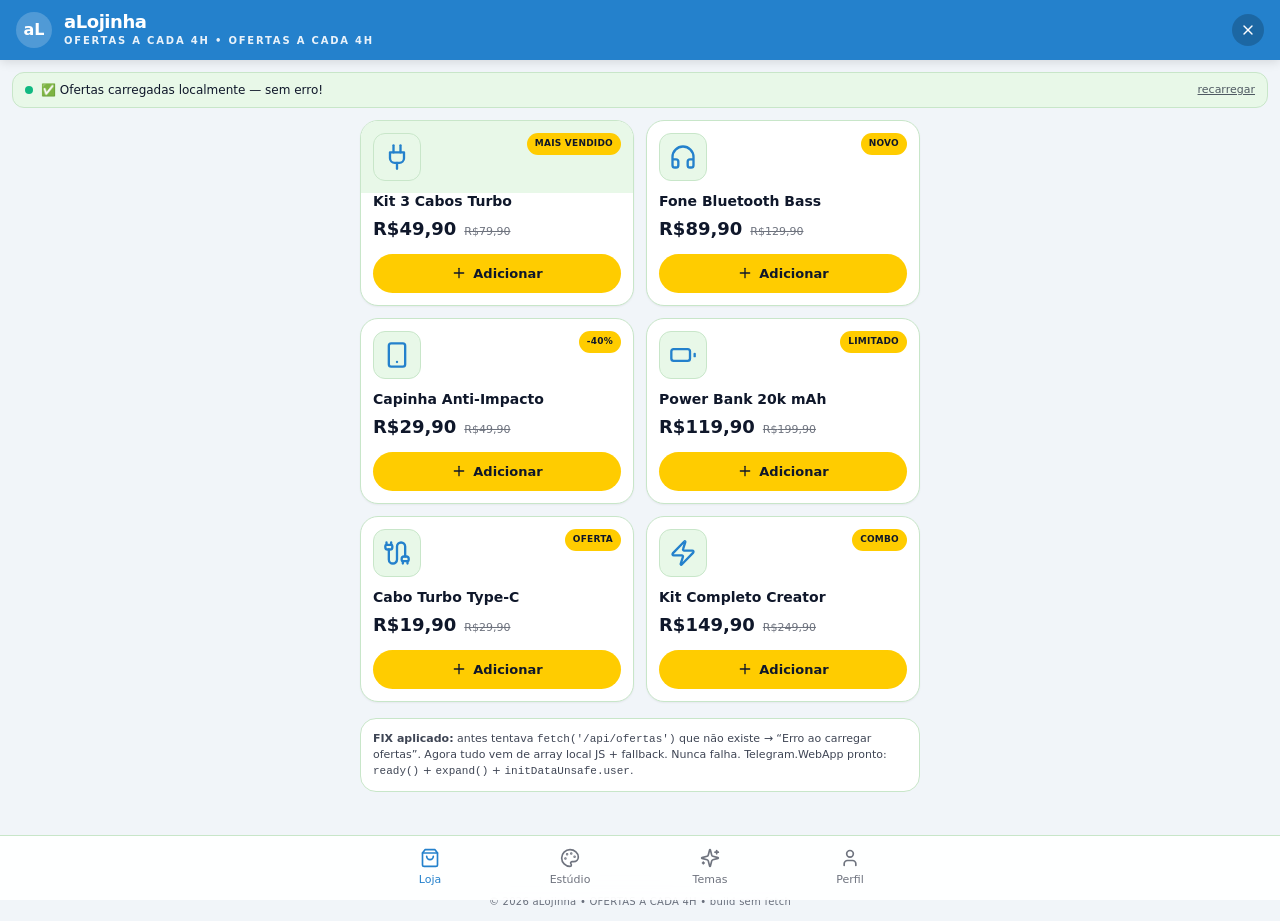
<file: loja.html>
<!DOCTYPE html>
<html lang="en">
<head>
  <meta charset="UTF-8">
  <meta name="viewport" content="width=device-width, initial-scale=1">
  <title>React Artifact</title>
  <style>*,:after,:before{--tw-border-spacing-x:0;--tw-border-spacing-y:0;--tw-translate-x:0;--tw-translate-y:0;--tw-rotate:0;--tw-skew-x:0;--tw-skew-y:0;--tw-scale-x:1;--tw-scale-y:1;--tw-pan-x: ;--tw-pan-y: ;--tw-pinch-zoom: ;--tw-scroll-snap-strictness:proximity;--tw-gradient-from-position: ;--tw-gradient-via-position: ;--tw-gradient-to-position: ;--tw-ordinal: ;--tw-slashed-zero: ;--tw-numeric-figure: ;--tw-numeric-spacing: ;--tw-numeric-fraction: ;--tw-ring-inset: ;--tw-ring-offset-width:0px;--tw-ring-offset-color:#fff;--tw-ring-color:rgba(59,130,246,.5);--tw-ring-offset-shadow:0 0 #0000;--tw-ring-shadow:0 0 #0000;--tw-shadow:0 0 #0000;--tw-shadow-colored:0 0 #0000;--tw-blur: ;--tw-brightness: ;--tw-contrast: ;--tw-grayscale: ;--tw-hue-rotate: ;--tw-invert: ;--tw-saturate: ;--tw-sepia: ;--tw-drop-shadow: ;--tw-backdrop-blur: ;--tw-backdrop-brightness: ;--tw-backdrop-contrast: ;--tw-backdrop-grayscale: ;--tw-backdrop-hue-rotate: ;--tw-backdrop-invert: ;--tw-backdrop-opacity: ;--tw-backdrop-saturate: ;--tw-backdrop-sepia: ;--tw-contain-size: ;--tw-contain-layout: ;--tw-contain-paint: ;--tw-contain-style: }::backdrop{--tw-border-spacing-x:0;--tw-border-spacing-y:0;--tw-translate-x:0;--tw-translate-y:0;--tw-rotate:0;--tw-skew-x:0;--tw-skew-y:0;--tw-scale-x:1;--tw-scale-y:1;--tw-pan-x: ;--tw-pan-y: ;--tw-pinch-zoom: ;--tw-scroll-snap-strictness:proximity;--tw-gradient-from-position: ;--tw-gradient-via-position: ;--tw-gradient-to-position: ;--tw-ordinal: ;--tw-slashed-zero: ;--tw-numeric-figure: ;--tw-numeric-spacing: ;--tw-numeric-fraction: ;--tw-ring-inset: ;--tw-ring-offset-width:0px;--tw-ring-offset-color:#fff;--tw-ring-color:rgba(59,130,246,.5);--tw-ring-offset-shadow:0 0 #0000;--tw-ring-shadow:0 0 #0000;--tw-shadow:0 0 #0000;--tw-shadow-colored:0 0 #0000;--tw-blur: ;--tw-brightness: ;--tw-contrast: ;--tw-grayscale: ;--tw-hue-rotate: ;--tw-invert: ;--tw-saturate: ;--tw-sepia: ;--tw-drop-shadow: ;--tw-backdrop-blur: ;--tw-backdrop-brightness: ;--tw-backdrop-contrast: ;--tw-backdrop-grayscale: ;--tw-backdrop-hue-rotate: ;--tw-backdrop-invert: ;--tw-backdrop-opacity: ;--tw-backdrop-saturate: ;--tw-backdrop-sepia: ;--tw-contain-size: ;--tw-contain-layout: ;--tw-contain-paint: ;--tw-contain-style: }/*! tailwindcss v3.4.18 | MIT License | https://tailwindcss.com*/*,:after,:before{box-sizing:border-box;border:0 solid #e5e7eb}:after,:before{--tw-content:""}:host,html{line-height:1.5;-webkit-text-size-adjust:100%;-moz-tab-size:4;-o-tab-size:4;tab-size:4;font-family:ui-sans-serif,system-ui,sans-serif,Apple Color Emoji,Segoe UI Emoji,Segoe UI Symbol,Noto Color Emoji;font-feature-settings:normal;font-variation-settings:normal;-webkit-tap-highlight-color:transparent}body{margin:0;line-height:inherit}hr{height:0;color:inherit;border-top-width:1px}abbr:where([title]){-webkit-text-decoration:underline dotted;text-decoration:underline dotted}h1,h2,h3,h4,h5,h6{font-size:inherit;font-weight:inherit}a{color:inherit;text-decoration:inherit}b,strong{font-weight:bolder}code,kbd,pre,samp{font-family:ui-monospace,SFMono-Regular,Menlo,Monaco,Consolas,Liberation Mono,Courier New,monospace;font-feature-settings:normal;font-variation-settings:normal;font-size:1em}small{font-size:80%}sub,sup{font-size:75%;line-height:0;position:relative;vertical-align:baseline}sub{bottom:-.25em}sup{top:-.5em}table{text-indent:0;border-color:inherit;border-collapse:collapse}button,input,optgroup,select,textarea{font-family:inherit;font-feature-settings:inherit;font-variation-settings:inherit;font-size:100%;font-weight:inherit;line-height:inherit;letter-spacing:inherit;color:inherit;margin:0;padding:0}button,select{text-transform:none}button,input:where([type=button]),input:where([type=reset]),input:where([type=submit]){-webkit-appearance:button;background-color:transparent;background-image:none}:-moz-focusring{outline:auto}:-moz-ui-invalid{box-shadow:none}progress{vertical-align:baseline}::-webkit-inner-spin-button,::-webkit-outer-spin-button{height:auto}[type=search]{-webkit-appearance:textfield;outline-offset:-2px}::-webkit-search-decoration{-webkit-appearance:none}::-webkit-file-upload-button{-webkit-appearance:button;font:inherit}summary{display:list-item}blockquote,dd,dl,figure,h1,h2,h3,h4,h5,h6,hr,p,pre{margin:0}fieldset{margin:0}fieldset,legend{padding:0}menu,ol,ul{list-style:none;margin:0;padding:0}dialog{padding:0}textarea{resize:vertical}input::-moz-placeholder,textarea::-moz-placeholder{opacity:1;color:#9ca3af}input::placeholder,textarea::placeholder{opacity:1;color:#9ca3af}[role=button],button{cursor:pointer}:disabled{cursor:default}audio,canvas,embed,iframe,img,object,svg,video{display:block;vertical-align:middle}img,video{max-width:100%;height:auto}[hidden]:where(:not([hidden=until-found])){display:none}.fixed{position:fixed}.absolute{position:absolute}.relative{position:relative}.sticky{position:sticky}.inset-0{inset:0}.-bottom-1{bottom:-.25rem}.-right-1{right:-.25rem}.bottom-0{bottom:0}.bottom-2{bottom:.5rem}.left-0{left:0}.left-1\/2{left:50%}.left-2{left:.5rem}.right-0{right:0}.top-0{top:0}.top-\[60px\]{top:60px}.-z-0{z-index:0}.z-10{z-index:10}.z-20{z-index:20}.z-30{z-index:30}.z-50{z-index:50}.col-span-2{grid-column:span 2/span 2}.mx-3{margin-left:.75rem;margin-right:.75rem}.mx-auto{margin-left:auto;margin-right:auto}.mb-3{margin-bottom:.75rem}.ml-6{margin-left:1.5rem}.ml-auto{margin-left:auto}.mt-1{margin-top:.25rem}.mt-2{margin-top:.5rem}.mt-3{margin-top:.75rem}.mt-4{margin-top:1rem}.mt-\[-4px\]{margin-top:-4px}.mt-\[2px\]{margin-top:2px}.flex{display:flex}.grid{display:grid}.hidden{display:none}.aspect-\[16\/10\]{aspect-ratio:16/10}.h-12{height:3rem}.h-2{height:.5rem}.h-3\.5{height:.875rem}.h-4{height:1rem}.h-5{height:1.25rem}.h-6{height:1.5rem}.h-7{height:1.75rem}.h-8{height:2rem}.h-9{height:2.25rem}.h-\[160px\]{height:160px}.h-\[72px\]{height:72px}.h-\[84px\]{height:84px}.h-\[env\(safe-area-inset-bottom\)\]{height:env(safe-area-inset-bottom)}.h-full{height:100%}.min-h-screen{min-height:100vh}.w-12{width:3rem}.w-2{width:.5rem}.w-3\.5{width:.875rem}.w-4{width:1rem}.w-5{width:1.25rem}.w-6{width:1.5rem}.w-7{width:1.75rem}.w-8{width:2rem}.w-9{width:2.25rem}.w-\[84px\]{width:84px}.w-full{width:100%}.max-w-\[560px\]{max-width:560px}.flex-1{flex:1 1 0%}.-translate-x-1\/2{--tw-translate-x:-50%;transform:translate(var(--tw-translate-x),var(--tw-translate-y)) rotate(var(--tw-rotate)) skewX(var(--tw-skew-x)) skewY(var(--tw-skew-y)) scaleX(var(--tw-scale-x)) scaleY(var(--tw-scale-y))}@keyframes pulse{50%{opacity:.5}}.animate-pulse{animation:pulse 2s cubic-bezier(.4,0,.6,1) infinite}.grid-cols-1{grid-template-columns:repeat(1,minmax(0,1fr))}.grid-cols-2{grid-template-columns:repeat(2,minmax(0,1fr))}.grid-cols-4{grid-template-columns:repeat(4,minmax(0,1fr))}.flex-col{flex-direction:column}.place-items-center{place-items:center}.items-start{align-items:flex-start}.items-center{align-items:center}.items-baseline{align-items:baseline}.justify-center{justify-content:center}.justify-between{justify-content:space-between}.gap-1{gap:.25rem}.gap-1\.5{gap:.375rem}.gap-2{gap:.5rem}.gap-3{gap:.75rem}.space-y-2>:not([hidden])~:not([hidden]){--tw-space-y-reverse:0;margin-top:calc(.5rem*(1 - var(--tw-space-y-reverse)));margin-bottom:calc(.5rem*var(--tw-space-y-reverse))}.space-y-4>:not([hidden])~:not([hidden]){--tw-space-y-reverse:0;margin-top:calc(1rem*(1 - var(--tw-space-y-reverse)));margin-bottom:calc(1rem*var(--tw-space-y-reverse))}.overflow-hidden{overflow:hidden}.rounded-\[12px\]{border-radius:12px}.rounded-\[16px\]{border-radius:16px}.rounded-\[18px\]{border-radius:18px}.rounded-full{border-radius:9999px}.rounded-xl{border-radius:.75rem}.border{border-width:1px}.border-2{border-width:2px}.border-t{border-top-width:1px}.border-dashed{border-style:dashed}.bg-amber-500{--tw-bg-opacity:1;background-color:rgb(245 158 11/var(--tw-bg-opacity,1))}.bg-black{--tw-bg-opacity:1;background-color:rgb(0 0 0/var(--tw-bg-opacity,1))}.bg-black\/20{background-color:rgba(0,0,0,.2)}.bg-black\/60{background-color:rgba(0,0,0,.6)}.bg-emerald-500{--tw-bg-opacity:1;background-color:rgb(16 185 129/var(--tw-bg-opacity,1))}.bg-red-500{--tw-bg-opacity:1;background-color:rgb(239 68 68/var(--tw-bg-opacity,1))}.bg-white{--tw-bg-opacity:1;background-color:rgb(255 255 255/var(--tw-bg-opacity,1))}.bg-white\/20{background-color:hsla(0,0%,100%,.2)}.bg-gradient-to-br{background-image:linear-gradient(to bottom right,var(--tw-gradient-stops))}.bg-gradient-to-r{background-image:linear-gradient(to right,var(--tw-gradient-stops))}.from-\[\#009739\]{--tw-gradient-from:#009739 var(--tw-gradient-from-position);--tw-gradient-to:rgba(0,151,57,0) var(--tw-gradient-to-position);--tw-gradient-stops:var(--tw-gradient-from),var(--tw-gradient-to)}.from-\[\#00F5FF\]{--tw-gradient-from:#00f5ff var(--tw-gradient-from-position);--tw-gradient-to:rgba(0,245,255,0) var(--tw-gradient-to-position);--tw-gradient-stops:var(--tw-gradient-from),var(--tw-gradient-to)}.from-\[\#0a1f0a\]{--tw-gradient-from:#0a1f0a var(--tw-gradient-from-position);--tw-gradient-to:rgba(10,31,10,0) var(--tw-gradient-to-position);--tw-gradient-stops:var(--tw-gradient-from),var(--tw-gradient-to)}.from-\[\#111\]{--tw-gradient-from:#111 var(--tw-gradient-from-position);--tw-gradient-to:hsla(0,0%,7%,0) var(--tw-gradient-to-position);--tw-gradient-stops:var(--tw-gradient-from),var(--tw-gradient-to)}.from-\[\#2481cc\]{--tw-gradient-from:#2481cc var(--tw-gradient-from-position);--tw-gradient-to:rgba(36,129,204,0) var(--tw-gradient-to-position);--tw-gradient-stops:var(--tw-gradient-from),var(--tw-gradient-to)}.from-\[\#D4A76A\]{--tw-gradient-from:#d4a76a var(--tw-gradient-from-position);--tw-gradient-to:hsla(35,55%,62%,0) var(--tw-gradient-to-position);--tw-gradient-stops:var(--tw-gradient-from),var(--tw-gradient-to)}.from-\[\#FF00A8\]{--tw-gradient-from:#ff00a8 var(--tw-gradient-from-position);--tw-gradient-to:rgba(255,0,168,0) var(--tw-gradient-to-position);--tw-gradient-stops:var(--tw-gradient-from),var(--tw-gradient-to)}.from-\[\#FF8FAB\]{--tw-gradient-from:#ff8fab var(--tw-gradient-from-position);--tw-gradient-to:rgba(255,143,171,0) var(--tw-gradient-to-position);--tw-gradient-stops:var(--tw-gradient-from),var(--tw-gradient-to)}.to-\[\#1a6db5\]{--tw-gradient-to:#1a6db5 var(--tw-gradient-to-position)}.to-\[\#4a148c\]{--tw-gradient-to:#4a148c var(--tw-gradient-to-position)}.to-\[\#7B2CBF\]{--tw-gradient-to:#7b2cbf var(--tw-gradient-to-position)}.to-\[\#880000\]{--tw-gradient-to:#800 var(--tw-gradient-to-position)}.to-\[\#8B5E3C\]{--tw-gradient-to:#8b5e3c var(--tw-gradient-to-position)}.to-\[\#C8B6FF\]{--tw-gradient-to:#c8b6ff var(--tw-gradient-to-position)}.to-\[\#FF00E5\]{--tw-gradient-to:#ff00e5 var(--tw-gradient-to-position)}.to-\[\#FFCC00\]{--tw-gradient-to:#fc0 var(--tw-gradient-to-position)}.object-cover{-o-object-fit:cover;object-fit:cover}.p-2{padding:.5rem}.p-3{padding:.75rem}.p-4{padding:1rem}.p-5{padding:1.25rem}.px-1\.5{padding-left:.375rem;padding-right:.375rem}.px-2{padding-left:.5rem;padding-right:.5rem}.px-3{padding-left:.75rem;padding-right:.75rem}.px-4{padding-left:1rem;padding-right:1rem}.py-1{padding-top:.25rem;padding-bottom:.25rem}.py-1\.5{padding-top:.375rem;padding-bottom:.375rem}.py-2{padding-top:.5rem;padding-bottom:.5rem}.py-2\.5{padding-top:.625rem;padding-bottom:.625rem}.py-3{padding-top:.75rem;padding-bottom:.75rem}.py-6{padding-top:1.5rem;padding-bottom:1.5rem}.py-\[10px\]{padding-top:10px;padding-bottom:10px}.pb-\[90px\]{padding-bottom:90px}.pt-3{padding-top:.75rem}.text-left{text-align:left}.text-center{text-align:center}.text-\[10px\]{font-size:10px}.text-\[11px\]{font-size:11px}.text-\[12px\]{font-size:12px}.text-\[13px\]{font-size:13px}.text-\[14px\]{font-size:14px}.text-\[18px\]{font-size:18px}.text-\[20px\]{font-size:20px}.text-\[32px\]{font-size:32px}.text-\[9px\]{font-size:9px}.font-bold{font-weight:700}.font-medium{font-weight:500}.font-semibold{font-weight:600}.leading-\[1\.4\]{line-height:1.4}.leading-none{line-height:1}.leading-tight{line-height:1.25}.tracking-\[0\.18em\]{letter-spacing:.18em}.tracking-tight{letter-spacing:-.025em}.tracking-wide{letter-spacing:.025em}.text-black{--tw-text-opacity:1;color:rgb(0 0 0/var(--tw-text-opacity,1))}.text-white{--tw-text-opacity:1;color:rgb(255 255 255/var(--tw-text-opacity,1))}.underline{text-decoration-line:underline}.line-through{text-decoration-line:line-through}.antialiased{-webkit-font-smoothing:antialiased;-moz-osx-font-smoothing:grayscale}.opacity-100{opacity:1}.opacity-50{opacity:.5}.opacity-60{opacity:.6}.opacity-70{opacity:.7}.opacity-80{opacity:.8}.opacity-90{opacity:.9}.opacity-\[0\.18\]{opacity:.18}.shadow{--tw-shadow:0 1px 3px 0 rgba(0,0,0,.1),0 1px 2px -1px rgba(0,0,0,.1);--tw-shadow-colored:0 1px 3px 0 var(--tw-shadow-color),0 1px 2px -1px var(--tw-shadow-color)}.shadow,.shadow-\[0_2px_10px_rgba\(0\2c 0\2c 0\2c 0\.12\)\]{box-shadow:var(--tw-ring-offset-shadow,0 0 #0000),var(--tw-ring-shadow,0 0 #0000),var(--tw-shadow)}.shadow-\[0_2px_10px_rgba\(0\2c 0\2c 0\2c 0\.12\)\]{--tw-shadow:0 2px 10px rgba(0,0,0,.12);--tw-shadow-colored:0 2px 10px var(--tw-shadow-color)}.shadow-lg{--tw-shadow:0 10px 15px -3px rgba(0,0,0,.1),0 4px 6px -4px rgba(0,0,0,.1);--tw-shadow-colored:0 10px 15px -3px var(--tw-shadow-color),0 4px 6px -4px var(--tw-shadow-color)}.shadow-lg,.shadow-sm{box-shadow:var(--tw-ring-offset-shadow,0 0 #0000),var(--tw-ring-shadow,0 0 #0000),var(--tw-shadow)}.shadow-sm{--tw-shadow:0 1px 2px 0 rgba(0,0,0,.05);--tw-shadow-colored:0 1px 2px 0 var(--tw-shadow-color)}.outline-none{outline:2px solid transparent;outline-offset:2px}.ring-2{--tw-ring-offset-shadow:var(--tw-ring-inset) 0 0 0 var(--tw-ring-offset-width) var(--tw-ring-offset-color);--tw-ring-shadow:var(--tw-ring-inset) 0 0 0 calc(2px + var(--tw-ring-offset-width)) var(--tw-ring-color);box-shadow:var(--tw-ring-offset-shadow),var(--tw-ring-shadow),var(--tw-shadow,0 0 #0000)}.ring-offset-2{--tw-ring-offset-width:2px}.grayscale{--tw-grayscale:grayscale(100%)}.grayscale,.sepia{filter:var(--tw-blur) var(--tw-brightness) var(--tw-contrast) var(--tw-grayscale) var(--tw-hue-rotate) var(--tw-invert) var(--tw-saturate) var(--tw-sepia) var(--tw-drop-shadow)}.sepia{--tw-sepia:sepia(100%)}.filter{filter:var(--tw-blur) var(--tw-brightness) var(--tw-contrast) var(--tw-grayscale) var(--tw-hue-rotate) var(--tw-invert) var(--tw-saturate) var(--tw-sepia) var(--tw-drop-shadow)}.backdrop-blur-xl{--tw-backdrop-blur:blur(24px);backdrop-filter:var(--tw-backdrop-blur) var(--tw-backdrop-brightness) var(--tw-backdrop-contrast) var(--tw-backdrop-grayscale) var(--tw-backdrop-hue-rotate) var(--tw-backdrop-invert) var(--tw-backdrop-opacity) var(--tw-backdrop-saturate) var(--tw-backdrop-sepia)}.transition{transition-property:color,background-color,border-color,text-decoration-color,fill,stroke,opacity,box-shadow,transform,filter,backdrop-filter;transition-timing-function:cubic-bezier(.4,0,.2,1);transition-duration:.15s}.transition-transform{transition-property:transform;transition-timing-function:cubic-bezier(.4,0,.2,1);transition-duration:.15s}:root{--safe-area-inset-top:env(safe-area-inset-top,0px)}.selection\:bg-yellow-200 ::-moz-selection{--tw-bg-opacity:1;background-color:rgb(254 240 138/var(--tw-bg-opacity,1))}.selection\:bg-yellow-200 ::selection{--tw-bg-opacity:1;background-color:rgb(254 240 138/var(--tw-bg-opacity,1))}.selection\:bg-yellow-200::-moz-selection{--tw-bg-opacity:1;background-color:rgb(254 240 138/var(--tw-bg-opacity,1))}.selection\:bg-yellow-200::selection{--tw-bg-opacity:1;background-color:rgb(254 240 138/var(--tw-bg-opacity,1))}.hover\:bg-black\/30:hover{background-color:rgba(0,0,0,.3)}.hover\:opacity-100:hover{opacity:1}.hover\:opacity-80:hover{opacity:.8}.active\:scale-\[0\.98\]:active{--tw-scale-x:0.98;--tw-scale-y:0.98;transform:translate(var(--tw-translate-x),var(--tw-translate-y)) rotate(var(--tw-rotate)) skewX(var(--tw-skew-x)) skewY(var(--tw-skew-y)) scaleX(var(--tw-scale-x)) scaleY(var(--tw-scale-y))}@media (min-width:640px){.sm\:inline{display:inline}}</style>
</head>
<body>
  <div id="root"></div>
  
  <script type="module">var wc=Object.create;var{getPrototypeOf:Sc,defineProperty:jl,getOwnPropertyNames:kc}=Object;var Ec=Object.prototype.hasOwnProperty;var He=(e,n,t)=>{t=e!=null?wc(Sc(e)):{};let r=n||!e||!e.__esModule?jl(t,"default",{value:e,enumerable:!0}):t;for(let l of kc(e))if(!Ec.call(r,l))jl(r,l,{get:()=>e[l],enumerable:!0});return r};var Nr=(e,n)=>()=>(n||e((n={exports:{}}).exports,n),n.exports);var Cc=(e,n)=>{for(var t in n)jl(e,t,{get:n[t],enumerable:!0,configurable:!0,set:(r)=>n[t]=()=>r})};var _c=(e,n)=>()=>(e&&(n=e(e=0)),n);var En=Nr((Bc)=>{var wt=Symbol.for("react.element"),Pc=Symbol.for("react.portal"),Nc=Symbol.for("react.fragment"),xc=Symbol.for("react.strict_mode"),zc=Symbol.for("react.profiler"),Tc=Symbol.for("react.provider"),Lc=Symbol.for("react.context"),Rc=Symbol.for("react.forward_ref"),Mc=Symbol.for("react.suspense"),Fc=Symbol.for("react.memo"),Dc=Symbol.for("react.lazy"),_i=Symbol.iterator;function Oc(e){if(e===null||typeof e!=="object")return null;return e=_i&&e[_i]||e["@@iterator"],typeof e==="function"?e:null}var xi={isMounted:function(){return!1},enqueueForceUpdate:function(){},enqueueReplaceState:function(){},enqueueSetState:function(){}},zi=Object.assign,Ti={};function $n(e,n,t){this.props=e,this.context=n,this.refs=Ti,this.updater=t||xi}$n.prototype.isReactComponent={};$n.prototype.setState=function(e,n){if(typeof e!=="object"&&typeof e!=="function"&&e!=null)throw Error("setState(...): takes an object of state variables to update or a function which returns an object of state variables.");this.updater.enqueueSetState(this,e,n,"setState")};$n.prototype.forceUpdate=function(e){this.updater.enqueueForceUpdate(this,e,"forceUpdate")};function Li(){}Li.prototype=$n.prototype;function eu(e,n,t){this.props=e,this.context=n,this.refs=Ti,this.updater=t||xi}var nu=eu.prototype=new Li;nu.constructor=eu;zi(nu,$n.prototype);nu.isPureReactComponent=!0;var Pi=Array.isArray,Ri=Object.prototype.hasOwnProperty,tu={current:null},Mi={key:!0,ref:!0,__self:!0,__source:!0};function Fi(e,n,t){var r,l={},u=null,o=null;if(n!=null)for(r in n.ref!==void 0&&(o=n.ref),n.key!==void 0&&(u=""+n.key),n)Ri.call(n,r)&&!Mi.hasOwnProperty(r)&&(l[r]=n[r]);var i=arguments.length-2;if(i===1)l.children=t;else if(1<i){for(var s=Array(i),c=0;c<i;c++)s[c]=arguments[c+2];l.children=s}if(e&&e.defaultProps)for(r in i=e.defaultProps,i)l[r]===void 0&&(l[r]=i[r]);return{$$typeof:wt,type:e,key:u,ref:o,props:l,_owner:tu.current}}function Ic(e,n){return{$$typeof:wt,type:e.type,key:n,ref:e.ref,props:e.props,_owner:e._owner}}function ru(e){return typeof e==="object"&&e!==null&&e.$$typeof===wt}function Uc(e){var n={"=":"=0",":":"=2"};return"$"+e.replace(/[=:]/g,function(t){return n[t]})}var Ni=/\/+/g;function bl(e,n){return typeof e==="object"&&e!==null&&e.key!=null?Uc(""+e.key):n.toString(36)}function zr(e,n,t,r,l){var u=typeof e;if(u==="undefined"||u==="boolean")e=null;var o=!1;if(e===null)o=!0;else switch(u){case"string":case"number":o=!0;break;case"object":switch(e.$$typeof){case wt:case Pc:o=!0}}if(o)return o=e,l=l(o),e=r===""?"."+bl(o,0):r,Pi(l)?(t="",e!=null&&(t=e.replace(Ni,"$&/")+"/"),zr(l,n,t,"",function(c){return c})):l!=null&&(ru(l)&&(l=Ic(l,t+(!l.key||o&&o.key===l.key?"":(""+l.key).replace(Ni,"$&/")+"/")+e)),n.push(l)),1;if(o=0,r=r===""?".":r+":",Pi(e))for(var i=0;i<e.length;i++){u=e[i];var s=r+bl(u,i);o+=zr(u,n,t,s,l)}else if(s=Oc(e),typeof s==="function")for(e=s.call(e),i=0;!(u=e.next()).done;)u=u.value,s=r+bl(u,i++),o+=zr(u,n,t,s,l);else if(u==="object")throw n=String(e),Error("Objects are not valid as a React child (found: "+(n==="[object Object]"?"object with keys {"+Object.keys(e).join(", ")+"}":n)+"). If you meant to render a collection of children, use an array instead.");return o}function xr(e,n,t){if(e==null)return e;var r=[],l=0;return zr(e,r,"","",function(u){return n.call(t,u,l++)}),r}function Vc(e){if(e._status===-1){var n=e._result;n=n(),n.then(function(t){if(e._status===0||e._status===-1)e._status=1,e._result=t},function(t){if(e._status===0||e._status===-1)e._status=2,e._result=t}),e._status===-1&&(e._status=0,e._result=n)}if(e._status===1)return e._result.default;throw e._result}var ie={current:null},Tr={transition:null},$c={ReactCurrentDispatcher:ie,ReactCurrentBatchConfig:Tr,ReactCurrentOwner:tu};function Di(){throw Error("act(...) is not supported in production builds of React.")}Bc.Children={map:xr,forEach:function(e,n,t){xr(e,function(){n.apply(this,arguments)},t)},count:function(e){var n=0;return xr(e,function(){n++}),n},toArray:function(e){return xr(e,function(n){return n})||[]},only:function(e){if(!ru(e))throw Error("React.Children.only expected to receive a single React element child.");return e}};Bc.Component=$n;Bc.Fragment=Nc;Bc.Profiler=zc;Bc.PureComponent=eu;Bc.StrictMode=xc;Bc.Suspense=Mc;Bc.__SECRET_INTERNALS_DO_NOT_USE_OR_YOU_WILL_BE_FIRED=$c;Bc.act=Di;Bc.cloneElement=function(e,n,t){if(e===null||e===void 0)throw Error("React.cloneElement(...): The argument must be a React element, but you passed "+e+".");var r=zi({},e.props),l=e.key,u=e.ref,o=e._owner;if(n!=null){if(n.ref!==void 0&&(u=n.ref,o=tu.current),n.key!==void 0&&(l=""+n.key),e.type&&e.type.defaultProps)var i=e.type.defaultProps;for(s in n)Ri.call(n,s)&&!Mi.hasOwnProperty(s)&&(r[s]=n[s]===void 0&&i!==void 0?i[s]:n[s])}var s=arguments.length-2;if(s===1)r.children=t;else if(1<s){i=Array(s);for(var c=0;c<s;c++)i[c]=arguments[c+2];r.children=i}return{$$typeof:wt,type:e.type,key:l,ref:u,props:r,_owner:o}};Bc.createContext=function(e){return e={$$typeof:Lc,_currentValue:e,_currentValue2:e,_threadCount:0,Provider:null,Consumer:null,_defaultValue:null,_globalName:null},e.Provider={$$typeof:Tc,_context:e},e.Consumer=e};Bc.createElement=Fi;Bc.createFactory=function(e){var n=Fi.bind(null,e);return n.type=e,n};Bc.createRef=function(){return{current:null}};Bc.forwardRef=function(e){return{$$typeof:Rc,render:e}};Bc.isValidElement=ru;Bc.lazy=function(e){return{$$typeof:Dc,_payload:{_status:-1,_result:e},_init:Vc}};Bc.memo=function(e,n){return{$$typeof:Fc,type:e,compare:n===void 0?null:n}};Bc.startTransition=function(e){var n=Tr.transition;Tr.transition={};try{e()}finally{Tr.transition=n}};Bc.unstable_act=Di;Bc.useCallback=function(e,n){return ie.current.useCallback(e,n)};Bc.useContext=function(e){return ie.current.useContext(e)};Bc.useDebugValue=function(){};Bc.useDeferredValue=function(e){return ie.current.useDeferredValue(e)};Bc.useEffect=function(e,n){return ie.current.useEffect(e,n)};Bc.useId=function(){return ie.current.useId()};Bc.useImperativeHandle=function(e,n,t){return ie.current.useImperativeHandle(e,n,t)};Bc.useInsertionEffect=function(e,n){return ie.current.useInsertionEffect(e,n)};Bc.useLayoutEffect=function(e,n){return ie.current.useLayoutEffect(e,n)};Bc.useMemo=function(e,n){return ie.current.useMemo(e,n)};Bc.useReducer=function(e,n,t){return ie.current.useReducer(e,n,t)};Bc.useRef=function(e){return ie.current.useRef(e)};Bc.useState=function(e){return ie.current.useState(e)};Bc.useSyncExternalStore=function(e,n,t){return ie.current.useSyncExternalStore(e,n,t)};Bc.useTransition=function(){return ie.current.useTransition()};Bc.version="18.3.1"});var Qi=Nr((_d)=>{function uu(e,n){var t=e.length;e.push(n);e:for(;0<t;){var r=t-1>>>1,l=e[r];if(0<Lr(l,n))e[r]=n,e[t]=l,t=r;else break e}}function xe(e){return e.length===0?null:e[0]}function Dr(e){if(e.length===0)return null;var n=e[0],t=e.pop();if(t!==n){e[0]=t;e:for(var r=0,l=e.length,u=l>>>1;r<u;){var o=2*(r+1)-1,i=e[o],s=o+1,c=e[s];if(0>Lr(i,t))s<l&&0>Lr(c,i)?(e[r]=c,e[s]=t,r=s):(e[r]=i,e[o]=t,r=o);else if(s<l&&0>Lr(c,t))e[r]=c,e[s]=t,r=s;else break e}}return n}function Lr(e,n){var t=e.sortIndex-n.sortIndex;return t!==0?t:e.id-n.id}if(typeof performance==="object"&&typeof performance.now==="function")ou=performance,_d.unstable_now=function(){return ou.now()};else Rr=Date,iu=Rr.now(),_d.unstable_now=function(){return Rr.now()-iu};var ou,Rr,iu,Ie=[],en=[],Cd=1,Se=null,te=3,Or=!1,Cn=!1,kt=!1,Ii=typeof setTimeout==="function"?setTimeout:null,Ui=typeof clearTimeout==="function"?clearTimeout:null,Oi=typeof setImmediate<"u"?setImmediate:null;typeof navigator<"u"&&navigator.scheduling!==void 0&&navigator.scheduling.isInputPending!==void 0&&navigator.scheduling.isInputPending.bind(navigator.scheduling);function su(e){for(var n=xe(en);n!==null;){if(n.callback===null)Dr(en);else if(n.startTime<=e)Dr(en),n.sortIndex=n.expirationTime,uu(Ie,n);else break;n=xe(en)}}function fu(e){if(kt=!1,su(e),!Cn)if(xe(Ie)!==null)Cn=!0,du(cu);else{var n=xe(en);n!==null&&pu(fu,n.startTime-e)}}function cu(e,n){Cn=!1,kt&&(kt=!1,Ui(Et),Et=-1),Or=!0;var t=te;try{su(n);for(Se=xe(Ie);Se!==null&&(!(Se.expirationTime>n)||e&&!Bi());){var r=Se.callback;if(typeof r==="function"){Se.callback=null,te=Se.priorityLevel;var l=r(Se.expirationTime<=n);n=_d.unstable_now(),typeof l==="function"?Se.callback=l:Se===xe(Ie)&&Dr(Ie),su(n)}else Dr(Ie);Se=xe(Ie)}if(Se!==null)var u=!0;else{var o=xe(en);o!==null&&pu(fu,o.startTime-n),u=!1}return u}finally{Se=null,te=t,Or=!1}}var Ir=!1,Mr=null,Et=-1,Vi=5,$i=-1;function Bi(){return _d.unstable_now()-$i<Vi?!1:!0}function lu(){if(Mr!==null){var e=_d.unstable_now();$i=e;var n=!0;try{n=Mr(!0,e)}finally{n?St():(Ir=!1,Mr=null)}}else Ir=!1}var St;if(typeof Oi==="function")St=function(){Oi(lu)};else if(typeof MessageChannel<"u")Fr=new MessageChannel,au=Fr.port2,Fr.port1.onmessage=lu,St=function(){au.postMessage(null)};else St=function(){Ii(lu,0)};var Fr,au;function du(e){Mr=e,Ir||(Ir=!0,St())}function pu(e,n){Et=Ii(function(){e(_d.unstable_now())},n)}_d.unstable_IdlePriority=5;_d.unstable_ImmediatePriority=1;_d.unstable_LowPriority=4;_d.unstable_NormalPriority=3;_d.unstable_Profiling=null;_d.unstable_UserBlockingPriority=2;_d.unstable_cancelCallback=function(e){e.callback=null};_d.unstable_continueExecution=function(){Cn||Or||(Cn=!0,du(cu))};_d.unstable_forceFrameRate=function(e){0>e||125<e?console.error("forceFrameRate takes a positive int between 0 and 125, forcing frame rates higher than 125 fps is not supported"):Vi=0<e?Math.floor(1000/e):5};_d.unstable_getCurrentPriorityLevel=function(){return te};_d.unstable_getFirstCallbackNode=function(){return xe(Ie)};_d.unstable_next=function(e){switch(te){case 1:case 2:case 3:var n=3;break;default:n=te}var t=te;te=n;try{return e()}finally{te=t}};_d.unstable_pauseExecution=function(){};_d.unstable_requestPaint=function(){};_d.unstable_runWithPriority=function(e,n){switch(e){case 1:case 2:case 3:case 4:case 5:break;default:e=3}var t=te;te=e;try{return n()}finally{te=t}};_d.unstable_scheduleCallback=function(e,n,t){var r=_d.unstable_now();switch(typeof t==="object"&&t!==null?(t=t.delay,t=typeof t==="number"&&0<t?r+t:r):t=r,e){case 1:var l=-1;break;case 2:l=250;break;case 5:l=1073741823;break;case 4:l=1e4;break;default:l=5000}return l=t+l,e={id:Cd++,callback:n,priorityLevel:e,startTime:t,expirationTime:l,sortIndex:-1},t>r?(e.sortIndex=t,uu(en,e),xe(Ie)===null&&e===xe(en)&&(kt?(Ui(Et),Et=-1):kt=!0,pu(fu,t-r))):(e.sortIndex=l,uu(Ie,e),Cn||Or||(Cn=!0,du(cu))),e};_d.unstable_shouldYield=Bi;_d.unstable_wrapCallback=function(e){var n=te;return function(){var t=te;te=n;try{return e.apply(this,arguments)}finally{te=t}}}});var Si={};Cc(Si,{version:()=>tc,unstable_renderSubtreeIntoContainer:()=>nc,unstable_batchedUpdates:()=>ec,unmountComponentAtNode:()=>bf,render:()=>jf,hydrateRoot:()=>qf,hydrate:()=>Jf,flushSync:()=>Zf,findDOMNode:()=>Gf,createRoot:()=>Xf,createPortal:()=>Yf,__SECRET_INTERNALS_DO_NOT_USE_OR_YOU_WILL_BE_FIRED:()=>Kf});function y(e){for(var n="https://reactjs.org/docs/error-decoder.html?invariant="+e,t=1;t<arguments.length;t++)n+="&args[]="+encodeURIComponent(arguments[t]);return"Minified React error #"+e+"; visit "+n+" for the full message or use the non-minified dev environment for full errors and additional helpful warnings."}function Un(e,n){it(e,n),it(e+"Capture",n)}function it(e,n){Xt[e]=n;for(e=0;e<n.length;e++)Xs.add(n[e])}function Ad(e){if(Ou.call(Wi,e))return!0;if(Ou.call(Hi,e))return!1;if(Wd.test(e))return Wi[e]=!0;return Hi[e]=!0,!1}function Kd(e,n,t,r){if(t!==null&&t.type===0)return!1;switch(typeof n){case"function":case"symbol":return!0;case"boolean":if(r)return!1;if(t!==null)return!t.acceptsBooleans;return e=e.toLowerCase().slice(0,5),e!=="data-"&&e!=="aria-";default:return!1}}function Yd(e,n,t,r){if(n===null||typeof n>"u"||Kd(e,n,t,r))return!0;if(r)return!1;if(t!==null)switch(t.type){case 3:return!n;case 4:return n===!1;case 5:return isNaN(n);case 6:return isNaN(n)||1>n}return!1}function fe(e,n,t,r,l,u,o){this.acceptsBooleans=n===2||n===3||n===4,this.attributeName=r,this.attributeNamespace=l,this.mustUseProperty=t,this.propertyName=e,this.type=n,this.sanitizeURL=u,this.removeEmptyString=o}function Ro(e){return e[1].toUpperCase()}function Mo(e,n,t,r){var l=ne.hasOwnProperty(n)?ne[n]:null;if(l!==null?l.type!==0:r||!(2<n.length)||n[0]!=="o"&&n[0]!=="O"||n[1]!=="n"&&n[1]!=="N")Yd(n,t,l,r)&&(t=null),r||l===null?Ad(n)&&(t===null?e.removeAttribute(n):e.setAttribute(n,""+t)):l.mustUseProperty?e[l.propertyName]=t===null?l.type===3?!1:"":t:(n=l.attributeName,r=l.attributeNamespace,t===null?e.removeAttribute(n):(l=l.type,t=l===3||l===4&&t===!0?"":""+t,r?e.setAttributeNS(r,n,t):e.setAttribute(n,t)))}function Ct(e){if(e===null||typeof e!=="object")return null;return e=Ai&&e[Ai]||e["@@iterator"],typeof e==="function"?e:null}function Lt(e){if(mu===void 0)try{throw Error()}catch(t){var n=t.stack.trim().match(/\n( *(at )?)/);mu=n&&n[1]||""}return`
`+mu+e}function hu(e,n){if(!e||vu)return"";vu=!0;var t=Error.prepareStackTrace;Error.prepareStackTrace=void 0;try{if(n)if(n=function(){throw Error()},Object.defineProperty(n.prototype,"props",{set:function(){throw Error()}}),typeof Reflect==="object"&&Reflect.construct){try{Reflect.construct(n,[])}catch(c){var r=c}Reflect.construct(e,[],n)}else{try{n.call()}catch(c){r=c}e.call(n.prototype)}else{try{throw Error()}catch(c){r=c}e()}}catch(c){if(c&&r&&typeof c.stack==="string"){for(var l=c.stack.split(`
`),u=r.stack.split(`
`),o=l.length-1,i=u.length-1;1<=o&&0<=i&&l[o]!==u[i];)i--;for(;1<=o&&0<=i;o--,i--)if(l[o]!==u[i]){if(o!==1||i!==1)do if(o--,i--,0>i||l[o]!==u[i]){var s=`
`+l[o].replace(" at new "," at ");return e.displayName&&s.includes("<anonymous>")&&(s=s.replace("<anonymous>",e.displayName)),s}while(1<=o&&0<=i);break}}}finally{vu=!1,Error.prepareStackTrace=t}return(e=e?e.displayName||e.name:"")?Lt(e):""}function Xd(e){switch(e.tag){case 5:return Lt(e.type);case 16:return Lt("Lazy");case 13:return Lt("Suspense");case 19:return Lt("SuspenseList");case 0:case 2:case 15:return e=hu(e.type,!1),e;case 11:return e=hu(e.type.render,!1),e;case 1:return e=hu(e.type,!0),e;default:return""}}function $u(e){if(e==null)return null;if(typeof e==="function")return e.displayName||e.name||null;if(typeof e==="string")return e;switch(e){case An:return"Fragment";case Wn:return"Portal";case Iu:return"Profiler";case Fo:return"StrictMode";case Uu:return"Suspense";case Vu:return"SuspenseList"}if(typeof e==="object")switch(e.$$typeof){case Zs:return(e.displayName||"Context")+".Consumer";case Gs:return(e._context.displayName||"Context")+".Provider";case Do:var n=e.render;return e=e.displayName,e||(e=n.displayName||n.name||"",e=e!==""?"ForwardRef("+e+")":"ForwardRef"),e;case Oo:return n=e.displayName||null,n!==null?n:$u(e.type)||"Memo";case tn:n=e._payload,e=e._init;try{return $u(e(n))}catch(t){}}return null}function Gd(e){var n=e.type;switch(e.tag){case 24:return"Cache";case 9:return(n.displayName||"Context")+".Consumer";case 10:return(n._context.displayName||"Context")+".Provider";case 18:return"DehydratedFragment";case 11:return e=n.render,e=e.displayName||e.name||"",n.displayName||(e!==""?"ForwardRef("+e+")":"ForwardRef");case 7:return"Fragment";case 5:return n;case 4:return"Portal";case 3:return"Root";case 6:return"Text";case 16:return $u(n);case 8:return n===Fo?"StrictMode":"Mode";case 22:return"Offscreen";case 12:return"Profiler";case 21:return"Scope";case 13:return"Suspense";case 19:return"SuspenseList";case 25:return"TracingMarker";case 1:case 0:case 17:case 2:case 14:case 15:if(typeof n==="function")return n.displayName||n.name||null;if(typeof n==="string")return n}return null}function yn(e){switch(typeof e){case"boolean":case"number":case"string":case"undefined":return e;case"object":return e;default:return""}}function qs(e){var n=e.type;return(e=e.nodeName)&&e.toLowerCase()==="input"&&(n==="checkbox"||n==="radio")}function Zd(e){var n=qs(e)?"checked":"value",t=Object.getOwnPropertyDescriptor(e.constructor.prototype,n),r=""+e[n];if(!e.hasOwnProperty(n)&&typeof t<"u"&&typeof t.get==="function"&&typeof t.set==="function"){var{get:l,set:u}=t;return Object.defineProperty(e,n,{configurable:!0,get:function(){return l.call(this)},set:function(o){r=""+o,u.call(this,o)}}),Object.defineProperty(e,n,{enumerable:t.enumerable}),{getValue:function(){return r},setValue:function(o){r=""+o},stopTracking:function(){e._valueTracker=null,delete e[n]}}}}function Vr(e){e._valueTracker||(e._valueTracker=Zd(e))}function js(e){if(!e)return!1;var n=e._valueTracker;if(!n)return!0;var t=n.getValue(),r="";return e&&(r=qs(e)?e.checked?"true":"false":e.value),e=r,e!==t?(n.setValue(e),!0):!1}function al(e){if(e=e||(typeof document<"u"?document:void 0),typeof e>"u")return null;try{return e.activeElement||e.body}catch(n){return e.body}}function Bu(e,n){var t=n.checked;return W({},n,{defaultChecked:void 0,defaultValue:void 0,value:void 0,checked:t!=null?t:e._wrapperState.initialChecked})}function Ki(e,n){var t=n.defaultValue==null?"":n.defaultValue,r=n.checked!=null?n.checked:n.defaultChecked;t=yn(n.value!=null?n.value:t),e._wrapperState={initialChecked:r,initialValue:t,controlled:n.type==="checkbox"||n.type==="radio"?n.checked!=null:n.value!=null}}function bs(e,n){n=n.checked,n!=null&&Mo(e,"checked",n,!1)}function Qu(e,n){bs(e,n);var t=yn(n.value),r=n.type;if(t!=null)if(r==="number"){if(t===0&&e.value===""||e.value!=t)e.value=""+t}else e.value!==""+t&&(e.value=""+t);else if(r==="submit"||r==="reset"){e.removeAttribute("value");return}n.hasOwnProperty("value")?Hu(e,n.type,t):n.hasOwnProperty("defaultValue")&&Hu(e,n.type,yn(n.defaultValue)),n.checked==null&&n.defaultChecked!=null&&(e.defaultChecked=!!n.defaultChecked)}function Yi(e,n,t){if(n.hasOwnProperty("value")||n.hasOwnProperty("defaultValue")){var r=n.type;if(!(r!=="submit"&&r!=="reset"||n.value!==void 0&&n.value!==null))return;n=""+e._wrapperState.initialValue,t||n===e.value||(e.value=n),e.defaultValue=n}t=e.name,t!==""&&(e.name=""),e.defaultChecked=!!e._wrapperState.initialChecked,t!==""&&(e.name=t)}function Hu(e,n,t){if(n!=="number"||al(e.ownerDocument)!==e)t==null?e.defaultValue=""+e._wrapperState.initialValue:e.defaultValue!==""+t&&(e.defaultValue=""+t)}function nt(e,n,t,r){if(e=e.options,n){n={};for(var l=0;l<t.length;l++)n["$"+t[l]]=!0;for(t=0;t<e.length;t++)l=n.hasOwnProperty("$"+e[t].value),e[t].selected!==l&&(e[t].selected=l),l&&r&&(e[t].defaultSelected=!0)}else{t=""+yn(t),n=null;for(l=0;l<e.length;l++){if(e[l].value===t){e[l].selected=!0,r&&(e[l].defaultSelected=!0);return}n!==null||e[l].disabled||(n=e[l])}n!==null&&(n.selected=!0)}}function Wu(e,n){if(n.dangerouslySetInnerHTML!=null)throw Error(y(91));return W({},n,{value:void 0,defaultValue:void 0,children:""+e._wrapperState.initialValue})}function Xi(e,n){var t=n.value;if(t==null){if(t=n.children,n=n.defaultValue,t!=null){if(n!=null)throw Error(y(92));if(Rt(t)){if(1<t.length)throw Error(y(93));t=t[0]}n=t}n==null&&(n=""),t=n}e._wrapperState={initialValue:yn(t)}}function ea(e,n){var t=yn(n.value),r=yn(n.defaultValue);t!=null&&(t=""+t,t!==e.value&&(e.value=t),n.defaultValue==null&&e.defaultValue!==t&&(e.defaultValue=t)),r!=null&&(e.defaultValue=""+r)}function Gi(e){var n=e.textContent;n===e._wrapperState.initialValue&&n!==""&&n!==null&&(e.value=n)}function na(e){switch(e){case"svg":return"http://www.w3.org/2000/svg";case"math":return"http://www.w3.org/1998/Math/MathML";default:return"http://www.w3.org/1999/xhtml"}}function Au(e,n){return e==null||e==="http://www.w3.org/1999/xhtml"?na(n):e==="http://www.w3.org/2000/svg"&&n==="foreignObject"?"http://www.w3.org/1999/xhtml":e}function Gt(e,n){if(n){var t=e.firstChild;if(t&&t===e.lastChild&&t.nodeType===3){t.nodeValue=n;return}}e.textContent=n}function ra(e,n,t){return n==null||typeof n==="boolean"||n===""?"":t||typeof n!=="number"||n===0||Vt.hasOwnProperty(e)&&Vt[e]?(""+n).trim():n+"px"}function la(e,n){e=e.style;for(var t in n)if(n.hasOwnProperty(t)){var r=t.indexOf("--")===0,l=ra(t,n[t],r);t==="float"&&(t="cssFloat"),r?e.setProperty(t,l):e[t]=l}}function Ku(e,n){if(n){if(qd[e]&&(n.children!=null||n.dangerouslySetInnerHTML!=null))throw Error(y(137,e));if(n.dangerouslySetInnerHTML!=null){if(n.children!=null)throw Error(y(60));if(typeof n.dangerouslySetInnerHTML!=="object"||!("__html"in n.dangerouslySetInnerHTML))throw Error(y(61))}if(n.style!=null&&typeof n.style!=="object")throw Error(y(62))}}function Yu(e,n){if(e.indexOf("-")===-1)return typeof n.is==="string";switch(e){case"annotation-xml":case"color-profile":case"font-face":case"font-face-src":case"font-face-uri":case"font-face-format":case"font-face-name":case"missing-glyph":return!1;default:return!0}}function Io(e){return e=e.target||e.srcElement||window,e.correspondingUseElement&&(e=e.correspondingUseElement),e.nodeType===3?e.parentNode:e}function Zi(e){if(e=dr(e)){if(typeof Gu!=="function")throw Error(y(280));var n=e.stateNode;n&&(n=Ul(n),Gu(e.stateNode,e.type,n))}}function ua(e){tt?rt?rt.push(e):rt=[e]:tt=e}function oa(){if(tt){var e=tt,n=rt;if(rt=tt=null,Zi(e),n)for(e=0;e<n.length;e++)Zi(n[e])}}function ia(e,n){return e(n)}function sa(){}function aa(e,n,t){if(yu)return e(n,t);yu=!0;try{return ia(e,n,t)}finally{if(yu=!1,tt!==null||rt!==null)sa(),oa()}}function Zt(e,n){var t=e.stateNode;if(t===null)return null;var r=Ul(t);if(r===null)return null;t=r[n];e:switch(n){case"onClick":case"onClickCapture":case"onDoubleClick":case"onDoubleClickCapture":case"onMouseDown":case"onMouseDownCapture":case"onMouseMove":case"onMouseMoveCapture":case"onMouseUp":case"onMouseUpCapture":case"onMouseEnter":(r=!r.disabled)||(e=e.type,r=!(e==="button"||e==="input"||e==="select"||e==="textarea")),e=!r;break e;default:e=!1}if(e)return null;if(t&&typeof t!=="function")throw Error(y(231,n,typeof t));return t}function jd(e,n,t,r,l,u,o,i,s){var c=Array.prototype.slice.call(arguments,3);try{n.apply(t,c)}catch(m){this.onError(m)}}function ep(e,n,t,r,l,u,o,i,s){$t=!1,fl=null,jd.apply(bd,arguments)}function np(e,n,t,r,l,u,o,i,s){if(ep.apply(this,arguments),$t){if($t){var c=fl;$t=!1,fl=null}else throw Error(y(198));cl||(cl=!0,Ju=c)}}function Vn(e){var n=e,t=e;if(e.alternate)for(;n.return;)n=n.return;else{e=n;do n=e,(n.flags&4098)!==0&&(t=n.return),e=n.return;while(e)}return n.tag===3?t:null}function fa(e){if(e.tag===13){var n=e.memoizedState;if(n===null&&(e=e.alternate,e!==null&&(n=e.memoizedState)),n!==null)return n.dehydrated}return null}function Ji(e){if(Vn(e)!==e)throw Error(y(188))}function tp(e){var n=e.alternate;if(!n){if(n=Vn(e),n===null)throw Error(y(188));return n!==e?null:e}for(var t=e,r=n;;){var l=t.return;if(l===null)break;var u=l.alternate;if(u===null){if(r=l.return,r!==null){t=r;continue}break}if(l.child===u.child){for(u=l.child;u;){if(u===t)return Ji(l),e;if(u===r)return Ji(l),n;u=u.sibling}throw Error(y(188))}if(t.return!==r.return)t=l,r=u;else{for(var o=!1,i=l.child;i;){if(i===t){o=!0,t=l,r=u;break}if(i===r){o=!0,r=l,t=u;break}i=i.sibling}if(!o){for(i=u.child;i;){if(i===t){o=!0,t=u,r=l;break}if(i===r){o=!0,r=u,t=l;break}i=i.sibling}if(!o)throw Error(y(189))}}if(t.alternate!==r)throw Error(y(190))}if(t.tag!==3)throw Error(y(188));return t.stateNode.current===t?e:n}function ca(e){return e=tp(e),e!==null?da(e):null}function da(e){if(e.tag===5||e.tag===6)return e;for(e=e.child;e!==null;){var n=da(e);if(n!==null)return n;e=e.sibling}return null}function ip(e){if(Be&&typeof Be.onCommitFiberRoot==="function")try{Be.onCommitFiberRoot(Fl,e,void 0,(e.current.flags&128)===128)}catch(n){}}function fp(e){return e>>>=0,e===0?32:31-(sp(e)/ap|0)|0}function Mt(e){switch(e&-e){case 1:return 1;case 2:return 2;case 4:return 4;case 8:return 8;case 16:return 16;case 32:return 32;case 64:case 128:case 256:case 512:case 1024:case 2048:case 4096:case 8192:case 16384:case 32768:case 65536:case 131072:case 262144:case 524288:case 1048576:case 2097152:return e&4194240;case 4194304:case 8388608:case 16777216:case 33554432:case 67108864:return e&130023424;case 134217728:return 134217728;case 268435456:return 268435456;case 536870912:return 536870912;case 1073741824:return 1073741824;default:return e}}function pl(e,n){var t=e.pendingLanes;if(t===0)return 0;var r=0,l=e.suspendedLanes,u=e.pingedLanes,o=t&268435455;if(o!==0){var i=o&~l;i!==0?r=Mt(i):(u&=o,u!==0&&(r=Mt(u)))}else o=t&~l,o!==0?r=Mt(o):u!==0&&(r=Mt(u));if(r===0)return 0;if(n!==0&&n!==r&&(n&l)===0&&(l=r&-r,u=n&-n,l>=u||l===16&&(u&4194240)!==0))return n;if((r&4)!==0&&(r|=t&16),n=e.entangledLanes,n!==0)for(e=e.entanglements,n&=r;0<n;)t=31-Me(n),l=1<<t,r|=e[t],n&=~l;return r}function cp(e,n){switch(e){case 1:case 2:case 4:return n+250;case 8:case 16:case 32:case 64:case 128:case 256:case 512:case 1024:case 2048:case 4096:case 8192:case 16384:case 32768:case 65536:case 131072:case 262144:case 524288:case 1048576:case 2097152:return n+5000;case 4194304:case 8388608:case 16777216:case 33554432:case 67108864:return-1;case 134217728:case 268435456:case 536870912:case 1073741824:return-1;default:return-1}}function dp(e,n){for(var{suspendedLanes:t,pingedLanes:r,expirationTimes:l,pendingLanes:u}=e;0<u;){var o=31-Me(u),i=1<<o,s=l[o];if(s===-1){if((i&t)===0||(i&r)!==0)l[o]=cp(i,n)}else s<=n&&(e.expiredLanes|=i);u&=~i}}function qu(e){return e=e.pendingLanes&-1073741825,e!==0?e:e&1073741824?1073741824:0}function ha(){var e=Br;return Br<<=1,(Br&4194240)===0&&(Br=64),e}function gu(e){for(var n=[],t=0;31>t;t++)n.push(e);return n}function fr(e,n,t){e.pendingLanes|=n,n!==536870912&&(e.suspendedLanes=0,e.pingedLanes=0),e=e.eventTimes,n=31-Me(n),e[n]=t}function pp(e,n){var t=e.pendingLanes&~n;e.pendingLanes=n,e.suspendedLanes=0,e.pingedLanes=0,e.expiredLanes&=n,e.mutableReadLanes&=n,e.entangledLanes&=n,n=e.entanglements;var r=e.eventTimes;for(e=e.expirationTimes;0<t;){var l=31-Me(t),u=1<<l;n[l]=0,r[l]=-1,e[l]=-1,t&=~u}}function Vo(e,n){var t=e.entangledLanes|=n;for(e=e.entanglements;t;){var r=31-Me(t),l=1<<r;l&n|e[r]&n&&(e[r]|=n),t&=~l}}function ya(e){return e&=-e,1<e?4<e?(e&268435455)!==0?16:536870912:4:1}function ji(e,n){switch(e){case"focusin":case"focusout":an=null;break;case"dragenter":case"dragleave":fn=null;break;case"mouseover":case"mouseout":cn=null;break;case"pointerover":case"pointerout":Jt.delete(n.pointerId);break;case"gotpointercapture":case"lostpointercapture":qt.delete(n.pointerId)}}function _t(e,n,t,r,l,u){if(e===null||e.nativeEvent!==u)return e={blockedOn:n,domEventName:t,eventSystemFlags:r,nativeEvent:u,targetContainers:[l]},n!==null&&(n=dr(n),n!==null&&$o(n)),e;return e.eventSystemFlags|=r,n=e.targetContainers,l!==null&&n.indexOf(l)===-1&&n.push(l),e}function vp(e,n,t,r,l){switch(n){case"focusin":return an=_t(an,e,n,t,r,l),!0;case"dragenter":return fn=_t(fn,e,n,t,r,l),!0;case"mouseover":return cn=_t(cn,e,n,t,r,l),!0;case"pointerover":var u=l.pointerId;return Jt.set(u,_t(Jt.get(u)||null,e,n,t,r,l)),!0;case"gotpointercapture":return u=l.pointerId,qt.set(u,_t(qt.get(u)||null,e,n,t,r,l)),!0}return!1}function Ea(e){var n=xn(e.target);if(n!==null){var t=Vn(n);if(t!==null){if(n=t.tag,n===13){if(n=fa(t),n!==null){e.blockedOn=n,ka(e.priority,function(){wa(t)});return}}else if(n===3&&t.stateNode.current.memoizedState.isDehydrated){e.blockedOn=t.tag===3?t.stateNode.containerInfo:null;return}}}e.blockedOn=null}function jr(e){if(e.blockedOn!==null)return!1;for(var n=e.targetContainers;0<n.length;){var t=bu(e.domEventName,e.eventSystemFlags,n[0],e.nativeEvent);if(t===null){t=e.nativeEvent;var r=new t.constructor(t.type,t);Xu=r,t.target.dispatchEvent(r),Xu=null}else return n=dr(t),n!==null&&$o(n),e.blockedOn=t,!1;n.shift()}return!0}function bi(e,n,t){jr(e)&&t.delete(n)}function hp(){ju=!1,an!==null&&jr(an)&&(an=null),fn!==null&&jr(fn)&&(fn=null),cn!==null&&jr(cn)&&(cn=null),Jt.forEach(bi),qt.forEach(bi)}function Pt(e,n){e.blockedOn===n&&(e.blockedOn=null,ju||(ju=!0,B.unstable_scheduleCallback(B.unstable_NormalPriority,hp)))}function jt(e){function n(l){return Pt(l,e)}if(0<Hr.length){Pt(Hr[0],e);for(var t=1;t<Hr.length;t++){var r=Hr[t];r.blockedOn===e&&(r.blockedOn=null)}}an!==null&&Pt(an,e),fn!==null&&Pt(fn,e),cn!==null&&Pt(cn,e),Jt.forEach(n),qt.forEach(n);for(t=0;t<ln.length;t++)r=ln[t],r.blockedOn===e&&(r.blockedOn=null);for(;0<ln.length&&(t=ln[0],t.blockedOn===null);)Ea(t),t.blockedOn===null&&ln.shift()}function yp(e,n,t,r){var l=M,u=lt.transition;lt.transition=null;try{M=1,Bo(e,n,t,r)}finally{M=l,lt.transition=u}}function gp(e,n,t,r){var l=M,u=lt.transition;lt.transition=null;try{M=4,Bo(e,n,t,r)}finally{M=l,lt.transition=u}}function Bo(e,n,t,r){if(ml){var l=bu(e,n,t,r);if(l===null)_u(e,n,r,vl,t),ji(e,r);else if(vp(l,e,n,t,r))r.stopPropagation();else if(ji(e,r),n&4&&-1<mp.indexOf(e)){for(;l!==null;){var u=dr(l);if(u!==null&&ga(u),u=bu(e,n,t,r),u===null&&_u(e,n,r,vl,t),u===l)break;l=u}l!==null&&r.stopPropagation()}else _u(e,n,r,null,t)}}function bu(e,n,t,r){if(vl=null,e=Io(r),e=xn(e),e!==null)if(n=Vn(e),n===null)e=null;else if(t=n.tag,t===13){if(e=fa(n),e!==null)return e;e=null}else if(t===3){if(n.stateNode.current.memoizedState.isDehydrated)return n.tag===3?n.stateNode.containerInfo:null;e=null}else n!==e&&(e=null);return vl=e,null}function Ca(e){switch(e){case"cancel":case"click":case"close":case"contextmenu":case"copy":case"cut":case"auxclick":case"dblclick":case"dragend":case"dragstart":case"drop":case"focusin":case"focusout":case"input":case"invalid":case"keydown":case"keypress":case"keyup":case"mousedown":case"mouseup":case"paste":case"pause":case"play":case"pointercancel":case"pointerdown":case"pointerup":case"ratechange":case"reset":case"resize":case"seeked":case"submit":case"touchcancel":case"touchend":case"touchstart":case"volumechange":case"change":case"selectionchange":case"textInput":case"compositionstart":case"compositionend":case"compositionupdate":case"beforeblur":case"afterblur":case"beforeinput":case"blur":case"fullscreenchange":case"focus":case"hashchange":case"popstate":case"select":case"selectstart":return 1;case"drag":case"dragenter":case"dragexit":case"dragleave":case"dragover":case"mousemove":case"mouseout":case"mouseover":case"pointermove":case"pointerout":case"pointerover":case"scroll":case"toggle":case"touchmove":case"wheel":case"mouseenter":case"mouseleave":case"pointerenter":case"pointerleave":return 4;case"message":switch(up()){case Uo:return 1;case ma:return 4;case dl:case op:return 16;case va:return 536870912;default:return 16}default:return 16}}function _a(){if(br)return br;var e,n=Qo,t=n.length,r,l="value"in on?on.value:on.textContent,u=l.length;for(e=0;e<t&&n[e]===l[e];e++);var o=t-e;for(r=1;r<=o&&n[t-r]===l[u-r];r++);return br=l.slice(e,1<r?1-r:void 0)}function el(e){var n=e.keyCode;return"charCode"in e?(e=e.charCode,e===0&&n===13&&(e=13)):e=n,e===10&&(e=13),32<=e||e===13?e:0}function Wr(){return!0}function es(){return!1}function we(e){function n(t,r,l,u,o){this._reactName=t,this._targetInst=l,this.type=r,this.nativeEvent=u,this.target=o,this.currentTarget=null;for(var i in e)e.hasOwnProperty(i)&&(t=e[i],this[i]=t?t(u):u[i]);return this.isDefaultPrevented=(u.defaultPrevented!=null?u.defaultPrevented:u.returnValue===!1)?Wr:es,this.isPropagationStopped=es,this}return W(n.prototype,{preventDefault:function(){this.defaultPrevented=!0;var t=this.nativeEvent;t&&(t.preventDefault?t.preventDefault():typeof t.returnValue!=="unknown"&&(t.returnValue=!1),this.isDefaultPrevented=Wr)},stopPropagation:function(){var t=this.nativeEvent;t&&(t.stopPropagation?t.stopPropagation():typeof t.cancelBubble!=="unknown"&&(t.cancelBubble=!0),this.isPropagationStopped=Wr)},persist:function(){},isPersistent:Wr}),n}function Rp(e){var n=this.nativeEvent;return n.getModifierState?n.getModifierState(e):(e=Lp[e])?!!n[e]:!1}function Wo(){return Rp}function Na(e,n){switch(e){case"keyup":return Qp.indexOf(n.keyCode)!==-1;case"keydown":return n.keyCode!==229;case"keypress":case"mousedown":case"focusout":return!0;default:return!1}}function xa(e){return e=e.detail,typeof e==="object"&&"data"in e?e.data:null}function Wp(e,n){switch(e){case"compositionend":return xa(n);case"keypress":if(n.which!==32)return null;return us=!0,ls;case"textInput":return e=n.data,e===ls&&us?null:e;default:return null}}function Ap(e,n){if(Kn)return e==="compositionend"||!Ao&&Na(e,n)?(e=_a(),br=Qo=on=null,Kn=!1,e):null;switch(e){case"paste":return null;case"keypress":if(!(n.ctrlKey||n.altKey||n.metaKey)||n.ctrlKey&&n.altKey){if(n.char&&1<n.char.length)return n.char;if(n.which)return String.fromCharCode(n.which)}return null;case"compositionend":return Pa&&n.locale!=="ko"?null:n.data;default:return null}}function os(e){var n=e&&e.nodeName&&e.nodeName.toLowerCase();return n==="input"?!!Kp[e.type]:n==="textarea"?!0:!1}function za(e,n,t,r){ua(r),n=hl(n,"onChange"),0<n.length&&(t=new Ho("onChange","change",null,t,r),e.push({event:t,listeners:n}))}function Yp(e){$a(e,0)}function Ol(e){var n=Gn(e);if(js(n))return e}function Xp(e,n){if(e==="change")return n}function is(){Qt&&(Qt.detachEvent("onpropertychange",La),bt=Qt=null)}function La(e){if(e.propertyName==="value"&&Ol(bt)){var n=[];za(n,bt,e,Io(e)),aa(Yp,n)}}function Gp(e,n,t){e==="focusin"?(is(),Qt=n,bt=t,Qt.attachEvent("onpropertychange",La)):e==="focusout"&&is()}function Zp(e){if(e==="selectionchange"||e==="keyup"||e==="keydown")return Ol(bt)}function Jp(e,n){if(e==="click")return Ol(n)}function qp(e,n){if(e==="input"||e==="change")return Ol(n)}function jp(e,n){return e===n&&(e!==0||1/e===1/n)||e!==e&&n!==n}function er(e,n){if(De(e,n))return!0;if(typeof e!=="object"||e===null||typeof n!=="object"||n===null)return!1;var t=Object.keys(e),r=Object.keys(n);if(t.length!==r.length)return!1;for(r=0;r<t.length;r++){var l=t[r];if(!Ou.call(n,l)||!De(e[l],n[l]))return!1}return!0}function ss(e){for(;e&&e.firstChild;)e=e.firstChild;return e}function as(e,n){var t=ss(e);e=0;for(var r;t;){if(t.nodeType===3){if(r=e+t.textContent.length,e<=n&&r>=n)return{node:t,offset:n-e};e=r}e:{for(;t;){if(t.nextSibling){t=t.nextSibling;break e}t=t.parentNode}t=void 0}t=ss(t)}}function Ra(e,n){return e&&n?e===n?!0:e&&e.nodeType===3?!1:n&&n.nodeType===3?Ra(e,n.parentNode):("contains"in e)?e.contains(n):e.compareDocumentPosition?!!(e.compareDocumentPosition(n)&16):!1:!1}function Ma(){for(var e=window,n=al();n instanceof e.HTMLIFrameElement;){try{var t=typeof n.contentWindow.location.href==="string"}catch(r){t=!1}if(t)e=n.contentWindow;else break;n=al(e.document)}return n}function Ko(e){var n=e&&e.nodeName&&e.nodeName.toLowerCase();return n&&(n==="input"&&(e.type==="text"||e.type==="search"||e.type==="tel"||e.type==="url"||e.type==="password")||n==="textarea"||e.contentEditable==="true")}function bp(e){var n=Ma(),t=e.focusedElem,r=e.selectionRange;if(n!==t&&t&&t.ownerDocument&&Ra(t.ownerDocument.documentElement,t)){if(r!==null&&Ko(t)){if(n=r.start,e=r.end,e===void 0&&(e=n),"selectionStart"in t)t.selectionStart=n,t.selectionEnd=Math.min(e,t.value.length);else if(e=(n=t.ownerDocument||document)&&n.defaultView||window,e.getSelection){e=e.getSelection();var l=t.textContent.length,u=Math.min(r.start,l);r=r.end===void 0?u:Math.min(r.end,l),!e.extend&&u>r&&(l=r,r=u,u=l),l=as(t,u);var o=as(t,r);l&&o&&(e.rangeCount!==1||e.anchorNode!==l.node||e.anchorOffset!==l.offset||e.focusNode!==o.node||e.focusOffset!==o.offset)&&(n=n.createRange(),n.setStart(l.node,l.offset),e.removeAllRanges(),u>r?(e.addRange(n),e.extend(o.node,o.offset)):(n.setEnd(o.node,o.offset),e.addRange(n)))}}n=[];for(e=t;e=e.parentNode;)e.nodeType===1&&n.push({element:e,left:e.scrollLeft,top:e.scrollTop});typeof t.focus==="function"&&t.focus();for(t=0;t<n.length;t++)e=n[t],e.element.scrollLeft=e.left,e.element.scrollTop=e.top}}function fs(e,n,t){var r=t.window===t?t.document:t.nodeType===9?t:t.ownerDocument;no||Yn==null||Yn!==al(r)||(r=Yn,("selectionStart"in r)&&Ko(r)?r={start:r.selectionStart,end:r.selectionEnd}:(r=(r.ownerDocument&&r.ownerDocument.defaultView||window).getSelection(),r={anchorNode:r.anchorNode,anchorOffset:r.anchorOffset,focusNode:r.focusNode,focusOffset:r.focusOffset}),Ht&&er(Ht,r)||(Ht=r,r=hl(eo,"onSelect"),0<r.length&&(n=new Ho("onSelect","select",null,n,t),e.push({event:n,listeners:r}),n.target=Yn)))}function Ar(e,n){var t={};return t[e.toLowerCase()]=n.toLowerCase(),t["Webkit"+e]="webkit"+n,t["Moz"+e]="moz"+n,t}function Il(e){if(Eu[e])return Eu[e];if(!Xn[e])return e;var n=Xn[e],t;for(t in n)if(n.hasOwnProperty(t)&&t in Fa)return Eu[e]=n[t];return e}function wn(e,n){Va.set(e,n),Un(n,[e])}function ds(e,n,t){var r=e.type||"unknown-event";e.currentTarget=t,np(r,n,void 0,e),e.currentTarget=null}function $a(e,n){n=(n&4)!==0;for(var t=0;t<e.length;t++){var r=e[t],l=r.event;r=r.listeners;e:{var u=void 0;if(n)for(var o=r.length-1;0<=o;o--){var i=r[o],s=i.instance,c=i.currentTarget;if(i=i.listener,s!==u&&l.isPropagationStopped())break e;ds(l,i,c),u=s}else for(o=0;o<r.length;o++){if(i=r[o],s=i.instance,c=i.currentTarget,i=i.listener,s!==u&&l.isPropagationStopped())break e;ds(l,i,c),u=s}}}if(cl)throw e=Ju,cl=!1,Ju=null,e}function I(e,n){var t=n[so];t===void 0&&(t=n[so]=new Set);var r=e+"__bubble";t.has(r)||(Ba(n,e,2,!1),t.add(r))}function Cu(e,n,t){var r=0;n&&(r|=4),Ba(t,e,r,n)}function nr(e){if(!e[Kr]){e[Kr]=!0,Xs.forEach(function(t){t!=="selectionchange"&&(n0.has(t)||Cu(t,!1,e),Cu(t,!0,e))});var n=e.nodeType===9?e:e.ownerDocument;n===null||n[Kr]||(n[Kr]=!0,Cu("selectionchange",!1,n))}}function Ba(e,n,t,r){switch(Ca(n)){case 1:var l=yp;break;case 4:l=gp;break;default:l=Bo}t=l.bind(null,n,t,e),l=void 0,!Zu||n!=="touchstart"&&n!=="touchmove"&&n!=="wheel"||(l=!0),r?l!==void 0?e.addEventListener(n,t,{capture:!0,passive:l}):e.addEventListener(n,t,!0):l!==void 0?e.addEventListener(n,t,{passive:l}):e.addEventListener(n,t,!1)}function _u(e,n,t,r,l){var u=r;if((n&1)===0&&(n&2)===0&&r!==null)e:for(;;){if(r===null)return;var o=r.tag;if(o===3||o===4){var i=r.stateNode.containerInfo;if(i===l||i.nodeType===8&&i.parentNode===l)break;if(o===4)for(o=r.return;o!==null;){var s=o.tag;if(s===3||s===4){if(s=o.stateNode.containerInfo,s===l||s.nodeType===8&&s.parentNode===l)return}o=o.return}for(;i!==null;){if(o=xn(i),o===null)return;if(s=o.tag,s===5||s===6){r=u=o;continue e}i=i.parentNode}}r=r.return}aa(function(){var c=u,m=Io(t),v=[];e:{var p=Va.get(e);if(p!==void 0){var w=Ho,S=e;switch(e){case"keypress":if(el(t)===0)break e;case"keydown":case"keyup":w=Fp;break;case"focusin":S="focus",w=ku;break;case"focusout":S="blur",w=ku;break;case"beforeblur":case"afterblur":w=ku;break;case"click":if(t.button===2)break e;case"auxclick":case"dblclick":case"mousedown":case"mousemove":case"mouseup":case"mouseout":case"mouseover":case"contextmenu":w=ns;break;case"drag":case"dragend":case"dragenter":case"dragexit":case"dragleave":case"dragover":case"dragstart":case"drop":w=kp;break;case"touchcancel":case"touchend":case"touchmove":case"touchstart":w=Ip;break;case Da:case Oa:case Ia:w=_p;break;case Ua:w=Vp;break;case"scroll":w=wp;break;case"wheel":w=Bp;break;case"copy":case"cut":case"paste":w=Np;break;case"gotpointercapture":case"lostpointercapture":case"pointercancel":case"pointerdown":case"pointermove":case"pointerout":case"pointerover":case"pointerup":w=rs}var E=(n&4)!==0,V=!E&&e==="scroll",f=E?p!==null?p+"Capture":null:p;E=[];for(var a=c,d;a!==null;){d=a;var h=d.stateNode;if(d.tag===5&&h!==null&&(d=h,f!==null&&(h=Zt(a,f),h!=null&&E.push(tr(a,h,d)))),V)break;a=a.return}0<E.length&&(p=new w(p,S,null,t,m),v.push({event:p,listeners:E}))}}if((n&7)===0){e:{if(p=e==="mouseover"||e==="pointerover",w=e==="mouseout"||e==="pointerout",p&&t!==Xu&&(S=t.relatedTarget||t.fromElement)&&(xn(S)||S[Ze]))break e;if(w||p){if(p=m.window===m?m:(p=m.ownerDocument)?p.defaultView||p.parentWindow:window,w){if(S=t.relatedTarget||t.toElement,w=c,S=S?xn(S):null,S!==null&&(V=Vn(S),S!==V||S.tag!==5&&S.tag!==6))S=null}else w=null,S=c;if(w!==S){if(E=ns,h="onMouseLeave",f="onMouseEnter",a="mouse",e==="pointerout"||e==="pointerover")E=rs,h="onPointerLeave",f="onPointerEnter",a="pointer";if(V=w==null?p:Gn(w),d=S==null?p:Gn(S),p=new E(h,a+"leave",w,t,m),p.target=V,p.relatedTarget=d,h=null,xn(m)===c&&(E=new E(f,a+"enter",S,t,m),E.target=d,E.relatedTarget=V,h=E),V=h,w&&S)n:{E=w,f=S,a=0;for(d=E;d;d=Qn(d))a++;d=0;for(h=f;h;h=Qn(h))d++;for(;0<a-d;)E=Qn(E),a--;for(;0<d-a;)f=Qn(f),d--;for(;a--;){if(E===f||f!==null&&E===f.alternate)break n;E=Qn(E),f=Qn(f)}E=null}else E=null;w!==null&&ps(v,p,w,E,!1),S!==null&&V!==null&&ps(v,V,S,E,!0)}}}e:{if(p=c?Gn(c):window,w=p.nodeName&&p.nodeName.toLowerCase(),w==="select"||w==="input"&&p.type==="file")var C=Xp;else if(os(p))if(Ta)C=qp;else{C=Zp;var P=Gp}else(w=p.nodeName)&&w.toLowerCase()==="input"&&(p.type==="checkbox"||p.type==="radio")&&(C=Jp);if(C&&(C=C(e,c))){za(v,C,t,m);break e}P&&P(e,p,c),e==="focusout"&&(P=p._wrapperState)&&P.controlled&&p.type==="number"&&Hu(p,"number",p.value)}switch(P=c?Gn(c):window,e){case"focusin":if(os(P)||P.contentEditable==="true")Yn=P,eo=c,Ht=null;break;case"focusout":Ht=eo=Yn=null;break;case"mousedown":no=!0;break;case"contextmenu":case"mouseup":case"dragend":no=!1,fs(v,t,m);break;case"selectionchange":if(e0)break;case"keydown":case"keyup":fs(v,t,m)}var _;if(Ao)e:{switch(e){case"compositionstart":var z="onCompositionStart";break e;case"compositionend":z="onCompositionEnd";break e;case"compositionupdate":z="onCompositionUpdate";break e}z=void 0}else Kn?Na(e,t)&&(z="onCompositionEnd"):e==="keydown"&&t.keyCode===229&&(z="onCompositionStart");if(z&&(Pa&&t.locale!=="ko"&&(Kn||z!=="onCompositionStart"?z==="onCompositionEnd"&&Kn&&(_=_a()):(on=m,Qo=("value"in on)?on.value:on.textContent,Kn=!0)),P=hl(c,z),0<P.length&&(z=new ts(z,e,null,t,m),v.push({event:z,listeners:P}),_?z.data=_:(_=xa(t),_!==null&&(z.data=_)))),_=Hp?Wp(e,t):Ap(e,t))c=hl(c,"onBeforeInput"),0<c.length&&(m=new ts("onBeforeInput","beforeinput",null,t,m),v.push({event:m,listeners:c}),m.data=_)}$a(v,n)})}function tr(e,n,t){return{instance:e,listener:n,currentTarget:t}}function hl(e,n){for(var t=n+"Capture",r=[];e!==null;){var l=e,u=l.stateNode;l.tag===5&&u!==null&&(l=u,u=Zt(e,t),u!=null&&r.unshift(tr(e,u,l)),u=Zt(e,n),u!=null&&r.push(tr(e,u,l))),e=e.return}return r}function Qn(e){if(e===null)return null;do e=e.return;while(e&&e.tag!==5);return e?e:null}function ps(e,n,t,r,l){for(var u=n._reactName,o=[];t!==null&&t!==r;){var i=t,s=i.alternate,c=i.stateNode;if(s!==null&&s===r)break;i.tag===5&&c!==null&&(i=c,l?(s=Zt(t,u),s!=null&&o.unshift(tr(t,s,i))):l||(s=Zt(t,u),s!=null&&o.push(tr(t,s,i)))),t=t.return}o.length!==0&&e.push({event:n,listeners:o})}function ms(e){return(typeof e==="string"?e:""+e).replace(t0,`
`).replace(r0,"")}function Yr(e,n,t){if(n=ms(n),ms(e)!==n&&t)throw Error(y(425))}function yl(){}function oo(e,n){return e==="textarea"||e==="noscript"||typeof n.children==="string"||typeof n.children==="number"||typeof n.dangerouslySetInnerHTML==="object"&&n.dangerouslySetInnerHTML!==null&&n.dangerouslySetInnerHTML.__html!=null}function o0(e){setTimeout(function(){throw e})}function Pu(e,n){var t=n,r=0;do{var l=t.nextSibling;if(e.removeChild(t),l&&l.nodeType===8)if(t=l.data,t==="/$"){if(r===0){e.removeChild(l),jt(n);return}r--}else t!=="$"&&t!=="$?"&&t!=="$!"||r++;t=l}while(t);jt(n)}function dn(e){for(;e!=null;e=e.nextSibling){var n=e.nodeType;if(n===1||n===3)break;if(n===8){if(n=e.data,n==="$"||n==="$!"||n==="$?")break;if(n==="/$")return null}}return e}function hs(e){e=e.previousSibling;for(var n=0;e;){if(e.nodeType===8){var t=e.data;if(t==="$"||t==="$!"||t==="$?"){if(n===0)return e;n--}else t==="/$"&&n++}e=e.previousSibling}return null}function xn(e){var n=e[$e];if(n)return n;for(var t=e.parentNode;t;){if(n=t[Ze]||t[$e]){if(t=n.alternate,n.child!==null||t!==null&&t.child!==null)for(e=hs(e);e!==null;){if(t=e[$e])return t;e=hs(e)}return n}e=t,t=e.parentNode}return null}function dr(e){return e=e[$e]||e[Ze],!e||e.tag!==5&&e.tag!==6&&e.tag!==13&&e.tag!==3?null:e}function Gn(e){if(e.tag===5||e.tag===6)return e.stateNode;throw Error(y(33))}function Ul(e){return e[rr]||null}function Sn(e){return{current:e}}function U(e){0>Zn||(e.current=ao[Zn],ao[Zn]=null,Zn--)}function D(e,n){Zn++,ao[Zn]=e.current,e.current=n}function st(e,n){var t=e.type.contextTypes;if(!t)return gn;var r=e.stateNode;if(r&&r.__reactInternalMemoizedUnmaskedChildContext===n)return r.__reactInternalMemoizedMaskedChildContext;var l={},u;for(u in t)l[u]=n[u];return r&&(e=e.stateNode,e.__reactInternalMemoizedUnmaskedChildContext=n,e.__reactInternalMemoizedMaskedChildContext=l),l}function me(e){return e=e.childContextTypes,e!==null&&e!==void 0}function gl(){U(pe),U(oe)}function ys(e,n,t){if(oe.current!==gn)throw Error(y(168));D(oe,n),D(pe,t)}function Qa(e,n,t){var r=e.stateNode;if(n=n.childContextTypes,typeof r.getChildContext!=="function")return t;r=r.getChildContext();for(var l in r)if(!(l in n))throw Error(y(108,Gd(e)||"Unknown",l));return W({},t,r)}function wl(e){return e=(e=e.stateNode)&&e.__reactInternalMemoizedMergedChildContext||gn,Mn=oe.current,D(oe,e),D(pe,pe.current),!0}function gs(e,n,t){var r=e.stateNode;if(!r)throw Error(y(169));t?(e=Qa(e,n,Mn),r.__reactInternalMemoizedMergedChildContext=e,U(pe),U(oe),D(oe,e)):U(pe),D(pe,t)}function Ha(e){Ae===null?Ae=[e]:Ae.push(e)}function a0(e){Vl=!0,Ha(e)}function kn(){if(!Nu&&Ae!==null){Nu=!0;var e=0,n=M;try{var t=Ae;for(M=1;e<t.length;e++){var r=t[e];do r=r(!0);while(r!==null)}Ae=null,Vl=!1}catch(l){throw Ae!==null&&(Ae=Ae.slice(e+1)),pa(Uo,kn),l}finally{M=n,Nu=!1}}return null}function Pn(e,n){Jn[qn++]=kl,Jn[qn++]=Sl,Sl=e,kl=n}function Wa(e,n,t){ke[Ee++]=Ke,ke[Ee++]=Ye,ke[Ee++]=Fn,Fn=e;var r=Ke;e=Ye;var l=32-Me(r)-1;r&=~(1<<l),t+=1;var u=32-Me(n)+l;if(30<u){var o=l-l%5;u=(r&(1<<o)-1).toString(32),r>>=o,l-=o,Ke=1<<32-Me(n)+l|t<<l|r,Ye=u+e}else Ke=1<<u|t<<l|r,Ye=e}function Yo(e){e.return!==null&&(Pn(e,1),Wa(e,1,0))}function Xo(e){for(;e===Sl;)Sl=Jn[--qn],Jn[qn]=null,kl=Jn[--qn],Jn[qn]=null;for(;e===Fn;)Fn=ke[--Ee],ke[Ee]=null,Ye=ke[--Ee],ke[Ee]=null,Ke=ke[--Ee],ke[Ee]=null}function Aa(e,n){var t=Ce(5,null,null,0);t.elementType="DELETED",t.stateNode=n,t.return=e,n=e.deletions,n===null?(e.deletions=[t],e.flags|=16):n.push(t)}function ws(e,n){switch(e.tag){case 5:var t=e.type;return n=n.nodeType!==1||t.toLowerCase()!==n.nodeName.toLowerCase()?null:n,n!==null?(e.stateNode=n,ge=e,ye=dn(n.firstChild),!0):!1;case 6:return n=e.pendingProps===""||n.nodeType!==3?null:n,n!==null?(e.stateNode=n,ge=e,ye=null,!0):!1;case 13:return n=n.nodeType!==8?null:n,n!==null?(t=Fn!==null?{id:Ke,overflow:Ye}:null,e.memoizedState={dehydrated:n,treeContext:t,retryLane:1073741824},t=Ce(18,null,null,0),t.stateNode=n,t.return=e,e.child=t,ge=e,ye=null,!0):!1;default:return!1}}function fo(e){return(e.mode&1)!==0&&(e.flags&128)===0}function co(e){if($){var n=ye;if(n){var t=n;if(!ws(e,n)){if(fo(e))throw Error(y(418));n=dn(t.nextSibling);var r=ge;n&&ws(e,n)?Aa(r,t):(e.flags=e.flags&-4097|2,$=!1,ge=e)}}else{if(fo(e))throw Error(y(418));e.flags=e.flags&-4097|2,$=!1,ge=e}}}function Ss(e){for(e=e.return;e!==null&&e.tag!==5&&e.tag!==3&&e.tag!==13;)e=e.return;ge=e}function Xr(e){if(e!==ge)return!1;if(!$)return Ss(e),$=!0,!1;var n;if((n=e.tag!==3)&&!(n=e.tag!==5)&&(n=e.type,n=n!=="head"&&n!=="body"&&!oo(e.type,e.memoizedProps)),n&&(n=ye)){if(fo(e))throw Ka(),Error(y(418));for(;n;)Aa(e,n),n=dn(n.nextSibling)}if(Ss(e),e.tag===13){if(e=e.memoizedState,e=e!==null?e.dehydrated:null,!e)throw Error(y(317));e:{e=e.nextSibling;for(n=0;e;){if(e.nodeType===8){var t=e.data;if(t==="/$"){if(n===0){ye=dn(e.nextSibling);break e}n--}else t!=="$"&&t!=="$!"&&t!=="$?"||n++}e=e.nextSibling}ye=null}}else ye=ge?dn(e.stateNode.nextSibling):null;return!0}function Ka(){for(var e=ye;e;)e=dn(e.nextSibling)}function at(){ye=ge=null,$=!1}function Go(e){Re===null?Re=[e]:Re.push(e)}function xt(e,n,t){if(e=t.ref,e!==null&&typeof e!=="function"&&typeof e!=="object"){if(t._owner){if(t=t._owner,t){if(t.tag!==1)throw Error(y(309));var r=t.stateNode}if(!r)throw Error(y(147,e));var l=r,u=""+e;if(n!==null&&n.ref!==null&&typeof n.ref==="function"&&n.ref._stringRef===u)return n.ref;return n=function(o){var i=l.refs;o===null?delete i[u]:i[u]=o},n._stringRef=u,n}if(typeof e!=="string")throw Error(y(284));if(!t._owner)throw Error(y(290,e))}return e}function Gr(e,n){throw e=Object.prototype.toString.call(n),Error(y(31,e==="[object Object]"?"object with keys {"+Object.keys(n).join(", ")+"}":e))}function ks(e){var n=e._init;return n(e._payload)}function Ya(e){function n(f,a){if(e){var d=f.deletions;d===null?(f.deletions=[a],f.flags|=16):d.push(a)}}function t(f,a){if(!e)return null;for(;a!==null;)n(f,a),a=a.sibling;return null}function r(f,a){for(f=new Map;a!==null;)a.key!==null?f.set(a.key,a):f.set(a.index,a),a=a.sibling;return f}function l(f,a){return f=hn(f,a),f.index=0,f.sibling=null,f}function u(f,a,d){if(f.index=d,!e)return f.flags|=1048576,a;if(d=f.alternate,d!==null)return d=d.index,d<a?(f.flags|=2,a):d;return f.flags|=2,a}function o(f){return e&&f.alternate===null&&(f.flags|=2),f}function i(f,a,d,h){if(a===null||a.tag!==6)return a=Fu(d,f.mode,h),a.return=f,a;return a=l(a,d),a.return=f,a}function s(f,a,d,h){var C=d.type;if(C===An)return m(f,a,d.props.children,h,d.key);if(a!==null&&(a.elementType===C||typeof C==="object"&&C!==null&&C.$$typeof===tn&&ks(C)===a.type))return h=l(a,d.props),h.ref=xt(f,a,d),h.return=f,h;return h=sl(d.type,d.key,d.props,null,f.mode,h),h.ref=xt(f,a,d),h.return=f,h}function c(f,a,d,h){if(a===null||a.tag!==4||a.stateNode.containerInfo!==d.containerInfo||a.stateNode.implementation!==d.implementation)return a=Du(d,f.mode,h),a.return=f,a;return a=l(a,d.children||[]),a.return=f,a}function m(f,a,d,h,C){if(a===null||a.tag!==7)return a=Rn(d,f.mode,h,C),a.return=f,a;return a=l(a,d),a.return=f,a}function v(f,a,d){if(typeof a==="string"&&a!==""||typeof a==="number")return a=Fu(""+a,f.mode,d),a.return=f,a;if(typeof a==="object"&&a!==null){switch(a.$$typeof){case Ur:return d=sl(a.type,a.key,a.props,null,f.mode,d),d.ref=xt(f,null,a),d.return=f,d;case Wn:return a=Du(a,f.mode,d),a.return=f,a;case tn:var h=a._init;return v(f,h(a._payload),d)}if(Rt(a)||Ct(a))return a=Rn(a,f.mode,d,null),a.return=f,a;Gr(f,a)}return null}function p(f,a,d,h){var C=a!==null?a.key:null;if(typeof d==="string"&&d!==""||typeof d==="number")return C!==null?null:i(f,a,""+d,h);if(typeof d==="object"&&d!==null){switch(d.$$typeof){case Ur:return d.key===C?s(f,a,d,h):null;case Wn:return d.key===C?c(f,a,d,h):null;case tn:return C=d._init,p(f,a,C(d._payload),h)}if(Rt(d)||Ct(d))return C!==null?null:m(f,a,d,h,null);Gr(f,d)}return null}function w(f,a,d,h,C){if(typeof h==="string"&&h!==""||typeof h==="number")return f=f.get(d)||null,i(a,f,""+h,C);if(typeof h==="object"&&h!==null){switch(h.$$typeof){case Ur:return f=f.get(h.key===null?d:h.key)||null,s(a,f,h,C);case Wn:return f=f.get(h.key===null?d:h.key)||null,c(a,f,h,C);case tn:var P=h._init;return w(f,a,d,P(h._payload),C)}if(Rt(h)||Ct(h))return f=f.get(d)||null,m(a,f,h,C,null);Gr(a,h)}return null}function S(f,a,d,h){for(var C=null,P=null,_=a,z=a=0,O=null;_!==null&&z<d.length;z++){_.index>z?(O=_,_=null):O=_.sibling;var T=p(f,_,d[z],h);if(T===null){_===null&&(_=O);break}e&&_&&T.alternate===null&&n(f,_),a=u(T,a,z),P===null?C=T:P.sibling=T,P=T,_=O}if(z===d.length)return t(f,_),$&&Pn(f,z),C;if(_===null){for(;z<d.length;z++)_=v(f,d[z],h),_!==null&&(a=u(_,a,z),P===null?C=_:P.sibling=_,P=_);return $&&Pn(f,z),C}for(_=r(f,_);z<d.length;z++)O=w(_,f,z,d[z],h),O!==null&&(e&&O.alternate!==null&&_.delete(O.key===null?z:O.key),a=u(O,a,z),P===null?C=O:P.sibling=O,P=O);return e&&_.forEach(function(Oe){return n(f,Oe)}),$&&Pn(f,z),C}function E(f,a,d,h){var C=Ct(d);if(typeof C!=="function")throw Error(y(150));if(d=C.call(d),d==null)throw Error(y(151));for(var P=C=null,_=a,z=a=0,O=null,T=d.next();_!==null&&!T.done;z++,T=d.next()){_.index>z?(O=_,_=null):O=_.sibling;var Oe=p(f,_,T.value,h);if(Oe===null){_===null&&(_=O);break}e&&_&&Oe.alternate===null&&n(f,_),a=u(Oe,a,z),P===null?C=Oe:P.sibling=Oe,P=Oe,_=O}if(T.done)return t(f,_),$&&Pn(f,z),C;if(_===null){for(;!T.done;z++,T=d.next())T=v(f,T.value,h),T!==null&&(a=u(T,a,z),P===null?C=T:P.sibling=T,P=T);return $&&Pn(f,z),C}for(_=r(f,_);!T.done;z++,T=d.next())T=w(_,f,z,T.value,h),T!==null&&(e&&T.alternate!==null&&_.delete(T.key===null?z:T.key),a=u(T,a,z),P===null?C=T:P.sibling=T,P=T);return e&&_.forEach(function(ql){return n(f,ql)}),$&&Pn(f,z),C}function V(f,a,d,h){if(typeof d==="object"&&d!==null&&d.type===An&&d.key===null&&(d=d.props.children),typeof d==="object"&&d!==null){switch(d.$$typeof){case Ur:e:{for(var C=d.key,P=a;P!==null;){if(P.key===C){if(C=d.type,C===An){if(P.tag===7){t(f,P.sibling),a=l(P,d.props.children),a.return=f,f=a;break e}}else if(P.elementType===C||typeof C==="object"&&C!==null&&C.$$typeof===tn&&ks(C)===P.type){t(f,P.sibling),a=l(P,d.props),a.ref=xt(f,P,d),a.return=f,f=a;break e}t(f,P);break}else n(f,P);P=P.sibling}d.type===An?(a=Rn(d.props.children,f.mode,h,d.key),a.return=f,f=a):(h=sl(d.type,d.key,d.props,null,f.mode,h),h.ref=xt(f,a,d),h.return=f,f=h)}return o(f);case Wn:e:{for(P=d.key;a!==null;){if(a.key===P)if(a.tag===4&&a.stateNode.containerInfo===d.containerInfo&&a.stateNode.implementation===d.implementation){t(f,a.sibling),a=l(a,d.children||[]),a.return=f,f=a;break e}else{t(f,a);break}else n(f,a);a=a.sibling}a=Du(d,f.mode,h),a.return=f,f=a}return o(f);case tn:return P=d._init,V(f,a,P(d._payload),h)}if(Rt(d))return S(f,a,d,h);if(Ct(d))return E(f,a,d,h);Gr(f,d)}return typeof d==="string"&&d!==""||typeof d==="number"?(d=""+d,a!==null&&a.tag===6?(t(f,a.sibling),a=l(a,d),a.return=f,f=a):(t(f,a),a=Fu(d,f.mode,h),a.return=f,f=a),o(f)):t(f,a)}return V}function Jo(){Zo=jn=Cl=null}function qo(e){var n=El.current;U(El),e._currentValue=n}function po(e,n,t){for(;e!==null;){var r=e.alternate;if((e.childLanes&n)!==n?(e.childLanes|=n,r!==null&&(r.childLanes|=n)):r!==null&&(r.childLanes&n)!==n&&(r.childLanes|=n),e===t)break;e=e.return}}function ut(e,n){Cl=e,Zo=jn=null,e=e.dependencies,e!==null&&e.firstContext!==null&&((e.lanes&n)!==0&&(de=!0),e.firstContext=null)}function Pe(e){var n=e._currentValue;if(Zo!==e)if(e={context:e,memoizedValue:n,next:null},jn===null){if(Cl===null)throw Error(y(308));jn=e,Cl.dependencies={lanes:0,firstContext:e}}else jn=jn.next=e;return n}function jo(e){zn===null?zn=[e]:zn.push(e)}function Ga(e,n,t,r){var l=n.interleaved;return l===null?(t.next=t,jo(n)):(t.next=l.next,l.next=t),n.interleaved=t,Je(e,r)}function Je(e,n){e.lanes|=n;var t=e.alternate;t!==null&&(t.lanes|=n),t=e;for(e=e.return;e!==null;)e.childLanes|=n,t=e.alternate,t!==null&&(t.childLanes|=n),t=e,e=e.return;return t.tag===3?t.stateNode:null}function bo(e){e.updateQueue={baseState:e.memoizedState,firstBaseUpdate:null,lastBaseUpdate:null,shared:{pending:null,interleaved:null,lanes:0},effects:null}}function Za(e,n){e=e.updateQueue,n.updateQueue===e&&(n.updateQueue={baseState:e.baseState,firstBaseUpdate:e.firstBaseUpdate,lastBaseUpdate:e.lastBaseUpdate,shared:e.shared,effects:e.effects})}function Xe(e,n){return{eventTime:e,lane:n,tag:0,payload:null,callback:null,next:null}}function pn(e,n,t){var r=e.updateQueue;if(r===null)return null;if(r=r.shared,(L&2)!==0){var l=r.pending;return l===null?n.next=n:(n.next=l.next,l.next=n),r.pending=n,Je(e,t)}return l=r.interleaved,l===null?(n.next=n,jo(r)):(n.next=l.next,l.next=n),r.interleaved=n,Je(e,t)}function tl(e,n,t){if(n=n.updateQueue,n!==null&&(n=n.shared,(t&4194240)!==0)){var r=n.lanes;r&=e.pendingLanes,t|=r,n.lanes=t,Vo(e,t)}}function Es(e,n){var{updateQueue:t,alternate:r}=e;if(r!==null&&(r=r.updateQueue,t===r)){var l=null,u=null;if(t=t.firstBaseUpdate,t!==null){do{var o={eventTime:t.eventTime,lane:t.lane,tag:t.tag,payload:t.payload,callback:t.callback,next:null};u===null?l=u=o:u=u.next=o,t=t.next}while(t!==null);u===null?l=u=n:u=u.next=n}else l=u=n;t={baseState:r.baseState,firstBaseUpdate:l,lastBaseUpdate:u,shared:r.shared,effects:r.effects},e.updateQueue=t;return}e=t.lastBaseUpdate,e===null?t.firstBaseUpdate=n:e.next=n,t.lastBaseUpdate=n}function _l(e,n,t,r){var l=e.updateQueue;rn=!1;var{firstBaseUpdate:u,lastBaseUpdate:o}=l,i=l.shared.pending;if(i!==null){l.shared.pending=null;var s=i,c=s.next;s.next=null,o===null?u=c:o.next=c,o=s;var m=e.alternate;m!==null&&(m=m.updateQueue,i=m.lastBaseUpdate,i!==o&&(i===null?m.firstBaseUpdate=c:i.next=c,m.lastBaseUpdate=s))}if(u!==null){var v=l.baseState;o=0,m=c=s=null,i=u;do{var{lane:p,eventTime:w}=i;if((r&p)===p){m!==null&&(m=m.next={eventTime:w,lane:0,tag:i.tag,payload:i.payload,callback:i.callback,next:null});e:{var S=e,E=i;switch(p=n,w=t,E.tag){case 1:if(S=E.payload,typeof S==="function"){v=S.call(w,v,p);break e}v=S;break e;case 3:S.flags=S.flags&-65537|128;case 0:if(S=E.payload,p=typeof S==="function"?S.call(w,v,p):S,p===null||p===void 0)break e;v=W({},v,p);break e;case 2:rn=!0}}i.callback!==null&&i.lane!==0&&(e.flags|=64,p=l.effects,p===null?l.effects=[i]:p.push(i))}else w={eventTime:w,lane:p,tag:i.tag,payload:i.payload,callback:i.callback,next:null},m===null?(c=m=w,s=v):m=m.next=w,o|=p;if(i=i.next,i===null)if(i=l.shared.pending,i===null)break;else p=i,i=p.next,p.next=null,l.lastBaseUpdate=p,l.shared.pending=null}while(1);if(m===null&&(s=v),l.baseState=s,l.firstBaseUpdate=c,l.lastBaseUpdate=m,n=l.shared.interleaved,n!==null){l=n;do o|=l.lane,l=l.next;while(l!==n)}else u===null&&(l.shared.lanes=0);On|=o,e.lanes=o,e.memoizedState=v}}function Cs(e,n,t){if(e=n.effects,n.effects=null,e!==null)for(n=0;n<e.length;n++){var r=e[n],l=r.callback;if(l!==null){if(r.callback=null,r=t,typeof l!=="function")throw Error(y(191,l));l.call(r)}}}function Tn(e){if(e===pr)throw Error(y(174));return e}function ei(e,n){switch(D(ur,n),D(lr,e),D(Qe,pr),e=n.nodeType,e){case 9:case 11:n=(n=n.documentElement)?n.namespaceURI:Au(null,"");break;default:e=e===8?n.parentNode:n,n=e.namespaceURI||null,e=e.tagName,n=Au(n,e)}U(Qe),D(Qe,n)}function ct(){U(Qe),U(lr),U(ur)}function Ja(e){Tn(ur.current);var n=Tn(Qe.current),t=Au(n,e.type);n!==t&&(D(lr,e),D(Qe,t))}function ni(e){lr.current===e&&(U(Qe),U(lr))}function Pl(e){for(var n=e;n!==null;){if(n.tag===13){var t=n.memoizedState;if(t!==null&&(t=t.dehydrated,t===null||t.data==="$?"||t.data==="$!"))return n}else if(n.tag===19&&n.memoizedProps.revealOrder!==void 0){if((n.flags&128)!==0)return n}else if(n.child!==null){n.child.return=n,n=n.child;continue}if(n===e)break;for(;n.sibling===null;){if(n.return===null||n.return===e)return null;n=n.return}n.sibling.return=n.return,n=n.sibling}return null}function ti(){for(var e=0;e<xu.length;e++)xu[e]._workInProgressVersionPrimary=null;xu.length=0}function re(){throw Error(y(321))}function ri(e,n){if(n===null)return!1;for(var t=0;t<n.length&&t<e.length;t++)if(!De(e[t],n[t]))return!1;return!0}function li(e,n,t,r,l,u){if(Dn=u,H=n,n.memoizedState=null,n.updateQueue=null,n.lanes=0,rl.current=e===null||e.memoizedState===null?v0:h0,e=t(r,l),Wt){u=0;do{if(Wt=!1,or=0,25<=u)throw Error(y(301));u+=1,J=G=null,n.updateQueue=null,rl.current=y0,e=t(r,l)}while(Wt)}if(rl.current=xl,n=G!==null&&G.next!==null,Dn=0,J=G=H=null,Nl=!1,n)throw Error(y(300));return e}function ui(){var e=or!==0;return or=0,e}function Ve(){var e={memoizedState:null,baseState:null,baseQueue:null,queue:null,next:null};return J===null?H.memoizedState=J=e:J=J.next=e,J}function Ne(){if(G===null){var e=H.alternate;e=e!==null?e.memoizedState:null}else e=G.next;var n=J===null?H.memoizedState:J.next;if(n!==null)J=n,G=e;else{if(e===null)throw Error(y(310));G=e,e={memoizedState:G.memoizedState,baseState:G.baseState,baseQueue:G.baseQueue,queue:G.queue,next:null},J===null?H.memoizedState=J=e:J=J.next=e}return J}function ir(e,n){return typeof n==="function"?n(e):n}function Tu(e){var n=Ne(),t=n.queue;if(t===null)throw Error(y(311));t.lastRenderedReducer=e;var r=G,l=r.baseQueue,u=t.pending;if(u!==null){if(l!==null){var o=l.next;l.next=u.next,u.next=o}r.baseQueue=l=u,t.pending=null}if(l!==null){u=l.next,r=r.baseState;var i=o=null,s=null,c=u;do{var m=c.lane;if((Dn&m)===m)s!==null&&(s=s.next={lane:0,action:c.action,hasEagerState:c.hasEagerState,eagerState:c.eagerState,next:null}),r=c.hasEagerState?c.eagerState:e(r,c.action);else{var v={lane:m,action:c.action,hasEagerState:c.hasEagerState,eagerState:c.eagerState,next:null};s===null?(i=s=v,o=r):s=s.next=v,H.lanes|=m,On|=m}c=c.next}while(c!==null&&c!==u);s===null?o=r:s.next=i,De(r,n.memoizedState)||(de=!0),n.memoizedState=r,n.baseState=o,n.baseQueue=s,t.lastRenderedState=r}if(e=t.interleaved,e!==null){l=e;do u=l.lane,H.lanes|=u,On|=u,l=l.next;while(l!==e)}else l===null&&(t.lanes=0);return[n.memoizedState,t.dispatch]}function Lu(e){var n=Ne(),t=n.queue;if(t===null)throw Error(y(311));t.lastRenderedReducer=e;var{dispatch:r,pending:l}=t,u=n.memoizedState;if(l!==null){t.pending=null;var o=l=l.next;do u=e(u,o.action),o=o.next;while(o!==l);De(u,n.memoizedState)||(de=!0),n.memoizedState=u,n.baseQueue===null&&(n.baseState=u),t.lastRenderedState=u}return[u,r]}function qa(){}function ja(e,n){var t=H,r=Ne(),l=n(),u=!De(r.memoizedState,l);if(u&&(r.memoizedState=l,de=!0),r=r.queue,oi(nf.bind(null,t,r,e),[e]),r.getSnapshot!==n||u||J!==null&&J.memoizedState.tag&1){if(t.flags|=2048,sr(9,ef.bind(null,t,r,l,n),void 0,null),q===null)throw Error(y(349));(Dn&30)!==0||ba(t,n,l)}return l}function ba(e,n,t){e.flags|=16384,e={getSnapshot:n,value:t},n=H.updateQueue,n===null?(n={lastEffect:null,stores:null},H.updateQueue=n,n.stores=[e]):(t=n.stores,t===null?n.stores=[e]:t.push(e))}function ef(e,n,t,r){n.value=t,n.getSnapshot=r,tf(n)&&rf(e)}function nf(e,n,t){return t(function(){tf(n)&&rf(e)})}function tf(e){var n=e.getSnapshot;e=e.value;try{var t=n();return!De(e,t)}catch(r){return!0}}function rf(e){var n=Je(e,1);n!==null&&Fe(n,e,1,-1)}function _s(e){var n=Ve();return typeof e==="function"&&(e=e()),n.memoizedState=n.baseState=e,e={pending:null,interleaved:null,lanes:0,dispatch:null,lastRenderedReducer:ir,lastRenderedState:e},n.queue=e,e=e.dispatch=m0.bind(null,H,e),[n.memoizedState,e]}function sr(e,n,t,r){return e={tag:e,create:n,destroy:t,deps:r,next:null},n=H.updateQueue,n===null?(n={lastEffect:null,stores:null},H.updateQueue=n,n.lastEffect=e.next=e):(t=n.lastEffect,t===null?n.lastEffect=e.next=e:(r=t.next,t.next=e,e.next=r,n.lastEffect=e)),e}function lf(){return Ne().memoizedState}function ll(e,n,t,r){var l=Ve();H.flags|=e,l.memoizedState=sr(1|n,t,void 0,r===void 0?null:r)}function $l(e,n,t,r){var l=Ne();r=r===void 0?null:r;var u=void 0;if(G!==null){var o=G.memoizedState;if(u=o.destroy,r!==null&&ri(r,o.deps)){l.memoizedState=sr(n,t,u,r);return}}H.flags|=e,l.memoizedState=sr(1|n,t,u,r)}function Ps(e,n){return ll(8390656,8,e,n)}function oi(e,n){return $l(2048,8,e,n)}function uf(e,n){return $l(4,2,e,n)}function of(e,n){return $l(4,4,e,n)}function sf(e,n){if(typeof n==="function")return e=e(),n(e),function(){n(null)};if(n!==null&&n!==void 0)return e=e(),n.current=e,function(){n.current=null}}function af(e,n,t){return t=t!==null&&t!==void 0?t.concat([e]):null,$l(4,4,sf.bind(null,n,e),t)}function ii(){}function ff(e,n){var t=Ne();n=n===void 0?null:n;var r=t.memoizedState;if(r!==null&&n!==null&&ri(n,r[1]))return r[0];return t.memoizedState=[e,n],e}function cf(e,n){var t=Ne();n=n===void 0?null:n;var r=t.memoizedState;if(r!==null&&n!==null&&ri(n,r[1]))return r[0];return e=e(),t.memoizedState=[e,n],e}function df(e,n,t){if((Dn&21)===0)return e.baseState&&(e.baseState=!1,de=!0),e.memoizedState=t;return De(t,n)||(t=ha(),H.lanes|=t,On|=t,e.baseState=!0),n}function d0(e,n){var t=M;M=t!==0&&4>t?t:4,e(!0);var r=zu.transition;zu.transition={};try{e(!1),n()}finally{M=t,zu.transition=r}}function pf(){return Ne().memoizedState}function p0(e,n,t){var r=vn(e);if(t={lane:r,action:t,hasEagerState:!1,eagerState:null,next:null},mf(e))vf(n,t);else if(t=Ga(e,n,t,r),t!==null){var l=ae();Fe(t,e,r,l),hf(t,n,r)}}function m0(e,n,t){var r=vn(e),l={lane:r,action:t,hasEagerState:!1,eagerState:null,next:null};if(mf(e))vf(n,l);else{var u=e.alternate;if(e.lanes===0&&(u===null||u.lanes===0)&&(u=n.lastRenderedReducer,u!==null))try{var o=n.lastRenderedState,i=u(o,t);if(l.hasEagerState=!0,l.eagerState=i,De(i,o)){var s=n.interleaved;s===null?(l.next=l,jo(n)):(l.next=s.next,s.next=l),n.interleaved=l;return}}catch(c){}finally{}t=Ga(e,n,l,r),t!==null&&(l=ae(),Fe(t,e,r,l),hf(t,n,r))}}function mf(e){var n=e.alternate;return e===H||n!==null&&n===H}function vf(e,n){Wt=Nl=!0;var t=e.pending;t===null?n.next=n:(n.next=t.next,t.next=n),e.pending=n}function hf(e,n,t){if((t&4194240)!==0){var r=n.lanes;r&=e.pendingLanes,t|=r,n.lanes=t,Vo(e,t)}}function Te(e,n){if(e&&e.defaultProps){n=W({},n),e=e.defaultProps;for(var t in e)n[t]===void 0&&(n[t]=e[t]);return n}return n}function mo(e,n,t,r){n=e.memoizedState,t=t(r,n),t=t===null||t===void 0?n:W({},n,t),e.memoizedState=t,e.lanes===0&&(e.updateQueue.baseState=t)}function Ns(e,n,t,r,l,u,o){return e=e.stateNode,typeof e.shouldComponentUpdate==="function"?e.shouldComponentUpdate(r,u,o):n.prototype&&n.prototype.isPureReactComponent?!er(t,r)||!er(l,u):!0}function yf(e,n,t){var r=!1,l=gn,u=n.contextType;return typeof u==="object"&&u!==null?u=Pe(u):(l=me(n)?Mn:oe.current,r=n.contextTypes,u=(r=r!==null&&r!==void 0)?st(e,l):gn),n=new n(t,u),e.memoizedState=n.state!==null&&n.state!==void 0?n.state:null,n.updater=Bl,e.stateNode=n,n._reactInternals=e,r&&(e=e.stateNode,e.__reactInternalMemoizedUnmaskedChildContext=l,e.__reactInternalMemoizedMaskedChildContext=u),n}function xs(e,n,t,r){e=n.state,typeof n.componentWillReceiveProps==="function"&&n.componentWillReceiveProps(t,r),typeof n.UNSAFE_componentWillReceiveProps==="function"&&n.UNSAFE_componentWillReceiveProps(t,r),n.state!==e&&Bl.enqueueReplaceState(n,n.state,null)}function vo(e,n,t,r){var l=e.stateNode;l.props=t,l.state=e.memoizedState,l.refs={},bo(e);var u=n.contextType;typeof u==="object"&&u!==null?l.context=Pe(u):(u=me(n)?Mn:oe.current,l.context=st(e,u)),l.state=e.memoizedState,u=n.getDerivedStateFromProps,typeof u==="function"&&(mo(e,n,u,t),l.state=e.memoizedState),typeof n.getDerivedStateFromProps==="function"||typeof l.getSnapshotBeforeUpdate==="function"||typeof l.UNSAFE_componentWillMount!=="function"&&typeof l.componentWillMount!=="function"||(n=l.state,typeof l.componentWillMount==="function"&&l.componentWillMount(),typeof l.UNSAFE_componentWillMount==="function"&&l.UNSAFE_componentWillMount(),n!==l.state&&Bl.enqueueReplaceState(l,l.state,null),_l(e,t,l,r),l.state=e.memoizedState),typeof l.componentDidMount==="function"&&(e.flags|=4194308)}function dt(e,n){try{var t="",r=n;do t+=Xd(r),r=r.return;while(r);var l=t}catch(u){l=`
Error generating stack: `+u.message+`
`+u.stack}return{value:e,source:n,stack:l,digest:null}}function Ru(e,n,t){return{value:e,source:null,stack:t!=null?t:null,digest:n!=null?n:null}}function ho(e,n){try{console.error(n.value)}catch(t){setTimeout(function(){throw t})}}function gf(e,n,t){t=Xe(-1,t),t.tag=3,t.payload={element:null};var r=n.value;return t.callback=function(){Tl||(Tl=!0,No=r),ho(e,n)},t}function wf(e,n,t){t=Xe(-1,t),t.tag=3;var r=e.type.getDerivedStateFromError;if(typeof r==="function"){var l=n.value;t.payload=function(){return r(l)},t.callback=function(){ho(e,n)}}var u=e.stateNode;return u!==null&&typeof u.componentDidCatch==="function"&&(t.callback=function(){ho(e,n),typeof r!=="function"&&(mn===null?mn=new Set([this]):mn.add(this));var o=n.stack;this.componentDidCatch(n.value,{componentStack:o!==null?o:""})}),t}function zs(e,n,t){var r=e.pingCache;if(r===null){r=e.pingCache=new g0;var l=new Set;r.set(n,l)}else l=r.get(n),l===void 0&&(l=new Set,r.set(n,l));l.has(t)||(l.add(t),e=M0.bind(null,e,n,t),n.then(e,e))}function Ts(e){do{var n;if(n=e.tag===13)n=e.memoizedState,n=n!==null?n.dehydrated!==null?!0:!1:!0;if(n)return e;e=e.return}while(e!==null);return null}function Ls(e,n,t,r,l){if((e.mode&1)===0)return e===n?e.flags|=65536:(e.flags|=128,t.flags|=131072,t.flags&=-52805,t.tag===1&&(t.alternate===null?t.tag=17:(n=Xe(-1,1),n.tag=2,pn(t,n,1))),t.lanes|=1),e;return e.flags|=65536,e.lanes=l,e}function se(e,n,t,r){n.child=e===null?Xa(n,null,t,r):ft(n,e.child,t,r)}function Rs(e,n,t,r,l){t=t.render;var u=n.ref;if(ut(n,l),r=li(e,n,t,r,u,l),t=ui(),e!==null&&!de)return n.updateQueue=e.updateQueue,n.flags&=-2053,e.lanes&=~l,qe(e,n,l);return $&&t&&Yo(n),n.flags|=1,se(e,n,r,l),n.child}function Ms(e,n,t,r,l){if(e===null){var u=t.type;if(typeof u==="function"&&!vi(u)&&u.defaultProps===void 0&&t.compare===null&&t.defaultProps===void 0)return n.tag=15,n.type=u,Sf(e,n,u,r,l);return e=sl(t.type,null,r,n,n.mode,l),e.ref=n.ref,e.return=n,n.child=e}if(u=e.child,(e.lanes&l)===0){var o=u.memoizedProps;if(t=t.compare,t=t!==null?t:er,t(o,r)&&e.ref===n.ref)return qe(e,n,l)}return n.flags|=1,e=hn(u,r),e.ref=n.ref,e.return=n,n.child=e}function Sf(e,n,t,r,l){if(e!==null){var u=e.memoizedProps;if(er(u,r)&&e.ref===n.ref)if(de=!1,n.pendingProps=r=u,(e.lanes&l)!==0)(e.flags&131072)!==0&&(de=!0);else return n.lanes=e.lanes,qe(e,n,l)}return yo(e,n,t,r,l)}function kf(e,n,t){var r=n.pendingProps,l=r.children,u=e!==null?e.memoizedState:null;if(r.mode==="hidden")if((n.mode&1)===0)n.memoizedState={baseLanes:0,cachePool:null,transitions:null},D(et,he),he|=t;else{if((t&1073741824)===0)return e=u!==null?u.baseLanes|t:t,n.lanes=n.childLanes=1073741824,n.memoizedState={baseLanes:e,cachePool:null,transitions:null},n.updateQueue=null,D(et,he),he|=e,null;n.memoizedState={baseLanes:0,cachePool:null,transitions:null},r=u!==null?u.baseLanes:t,D(et,he),he|=r}else u!==null?(r=u.baseLanes|t,n.memoizedState=null):r=t,D(et,he),he|=r;return se(e,n,l,t),n.child}function Ef(e,n){var t=n.ref;if(e===null&&t!==null||e!==null&&e.ref!==t)n.flags|=512,n.flags|=2097152}function yo(e,n,t,r,l){var u=me(t)?Mn:oe.current;if(u=st(n,u),ut(n,l),t=li(e,n,t,r,u,l),r=ui(),e!==null&&!de)return n.updateQueue=e.updateQueue,n.flags&=-2053,e.lanes&=~l,qe(e,n,l);return $&&r&&Yo(n),n.flags|=1,se(e,n,t,l),n.child}function Fs(e,n,t,r,l){if(me(t)){var u=!0;wl(n)}else u=!1;if(ut(n,l),n.stateNode===null)ul(e,n),yf(n,t,r),vo(n,t,r,l),r=!0;else if(e===null){var{stateNode:o,memoizedProps:i}=n;o.props=i;var s=o.context,c=t.contextType;typeof c==="object"&&c!==null?c=Pe(c):(c=me(t)?Mn:oe.current,c=st(n,c));var m=t.getDerivedStateFromProps,v=typeof m==="function"||typeof o.getSnapshotBeforeUpdate==="function";v||typeof o.UNSAFE_componentWillReceiveProps!=="function"&&typeof o.componentWillReceiveProps!=="function"||(i!==r||s!==c)&&xs(n,o,r,c),rn=!1;var p=n.memoizedState;o.state=p,_l(n,r,o,l),s=n.memoizedState,i!==r||p!==s||pe.current||rn?(typeof m==="function"&&(mo(n,t,m,r),s=n.memoizedState),(i=rn||Ns(n,t,i,r,p,s,c))?(v||typeof o.UNSAFE_componentWillMount!=="function"&&typeof o.componentWillMount!=="function"||(typeof o.componentWillMount==="function"&&o.componentWillMount(),typeof o.UNSAFE_componentWillMount==="function"&&o.UNSAFE_componentWillMount()),typeof o.componentDidMount==="function"&&(n.flags|=4194308)):(typeof o.componentDidMount==="function"&&(n.flags|=4194308),n.memoizedProps=r,n.memoizedState=s),o.props=r,o.state=s,o.context=c,r=i):(typeof o.componentDidMount==="function"&&(n.flags|=4194308),r=!1)}else{o=n.stateNode,Za(e,n),i=n.memoizedProps,c=n.type===n.elementType?i:Te(n.type,i),o.props=c,v=n.pendingProps,p=o.context,s=t.contextType,typeof s==="object"&&s!==null?s=Pe(s):(s=me(t)?Mn:oe.current,s=st(n,s));var w=t.getDerivedStateFromProps;(m=typeof w==="function"||typeof o.getSnapshotBeforeUpdate==="function")||typeof o.UNSAFE_componentWillReceiveProps!=="function"&&typeof o.componentWillReceiveProps!=="function"||(i!==v||p!==s)&&xs(n,o,r,s),rn=!1,p=n.memoizedState,o.state=p,_l(n,r,o,l);var S=n.memoizedState;i!==v||p!==S||pe.current||rn?(typeof w==="function"&&(mo(n,t,w,r),S=n.memoizedState),(c=rn||Ns(n,t,c,r,p,S,s)||!1)?(m||typeof o.UNSAFE_componentWillUpdate!=="function"&&typeof o.componentWillUpdate!=="function"||(typeof o.componentWillUpdate==="function"&&o.componentWillUpdate(r,S,s),typeof o.UNSAFE_componentWillUpdate==="function"&&o.UNSAFE_componentWillUpdate(r,S,s)),typeof o.componentDidUpdate==="function"&&(n.flags|=4),typeof o.getSnapshotBeforeUpdate==="function"&&(n.flags|=1024)):(typeof o.componentDidUpdate!=="function"||i===e.memoizedProps&&p===e.memoizedState||(n.flags|=4),typeof o.getSnapshotBeforeUpdate!=="function"||i===e.memoizedProps&&p===e.memoizedState||(n.flags|=1024),n.memoizedProps=r,n.memoizedState=S),o.props=r,o.state=S,o.context=s,r=c):(typeof o.componentDidUpdate!=="function"||i===e.memoizedProps&&p===e.memoizedState||(n.flags|=4),typeof o.getSnapshotBeforeUpdate!=="function"||i===e.memoizedProps&&p===e.memoizedState||(n.flags|=1024),r=!1)}return go(e,n,t,r,u,l)}function go(e,n,t,r,l,u){Ef(e,n);var o=(n.flags&128)!==0;if(!r&&!o)return l&&gs(n,t,!1),qe(e,n,u);r=n.stateNode,w0.current=n;var i=o&&typeof t.getDerivedStateFromError!=="function"?null:r.render();return n.flags|=1,e!==null&&o?(n.child=ft(n,e.child,null,u),n.child=ft(n,null,i,u)):se(e,n,i,u),n.memoizedState=r.state,l&&gs(n,t,!0),n.child}function Cf(e){var n=e.stateNode;n.pendingContext?ys(e,n.pendingContext,n.pendingContext!==n.context):n.context&&ys(e,n.context,!1),ei(e,n.containerInfo)}function Ds(e,n,t,r,l){return at(),Go(l),n.flags|=256,se(e,n,t,r),n.child}function So(e){return{baseLanes:e,cachePool:null,transitions:null}}function _f(e,n,t){var r=n.pendingProps,l=Q.current,u=!1,o=(n.flags&128)!==0,i;if((i=o)||(i=e!==null&&e.memoizedState===null?!1:(l&2)!==0),i)u=!0,n.flags&=-129;else if(e===null||e.memoizedState!==null)l|=1;if(D(Q,l&1),e===null){if(co(n),e=n.memoizedState,e!==null&&(e=e.dehydrated,e!==null))return(n.mode&1)===0?n.lanes=1:e.data==="$!"?n.lanes=8:n.lanes=1073741824,null;return o=r.children,e=r.fallback,u?(r=n.mode,u=n.child,o={mode:"hidden",children:o},(r&1)===0&&u!==null?(u.childLanes=0,u.pendingProps=o):u=Wl(o,r,0,null),e=Rn(e,r,t,null),u.return=n,e.return=n,u.sibling=e,n.child=u,n.child.memoizedState=So(t),n.memoizedState=wo,e):si(n,o)}if(l=e.memoizedState,l!==null&&(i=l.dehydrated,i!==null))return S0(e,n,o,r,i,l,t);if(u){u=r.fallback,o=n.mode,l=e.child,i=l.sibling;var s={mode:"hidden",children:r.children};return(o&1)===0&&n.child!==l?(r=n.child,r.childLanes=0,r.pendingProps=s,n.deletions=null):(r=hn(l,s),r.subtreeFlags=l.subtreeFlags&14680064),i!==null?u=hn(i,u):(u=Rn(u,o,t,null),u.flags|=2),u.return=n,r.return=n,r.sibling=u,n.child=r,r=u,u=n.child,o=e.child.memoizedState,o=o===null?So(t):{baseLanes:o.baseLanes|t,cachePool:null,transitions:o.transitions},u.memoizedState=o,u.childLanes=e.childLanes&~t,n.memoizedState=wo,r}return u=e.child,e=u.sibling,r=hn(u,{mode:"visible",children:r.children}),(n.mode&1)===0&&(r.lanes=t),r.return=n,r.sibling=null,e!==null&&(t=n.deletions,t===null?(n.deletions=[e],n.flags|=16):t.push(e)),n.child=r,n.memoizedState=null,r}function si(e,n){return n=Wl({mode:"visible",children:n},e.mode,0,null),n.return=e,e.child=n}function Zr(e,n,t,r){return r!==null&&Go(r),ft(n,e.child,null,t),e=si(n,n.pendingProps.children),e.flags|=2,n.memoizedState=null,e}function S0(e,n,t,r,l,u,o){if(t){if(n.flags&256)return n.flags&=-257,r=Ru(Error(y(422))),Zr(e,n,o,r);if(n.memoizedState!==null)return n.child=e.child,n.flags|=128,null;return u=r.fallback,l=n.mode,r=Wl({mode:"visible",children:r.children},l,0,null),u=Rn(u,l,o,null),u.flags|=2,r.return=n,u.return=n,r.sibling=u,n.child=r,(n.mode&1)!==0&&ft(n,e.child,null,o),n.child.memoizedState=So(o),n.memoizedState=wo,u}if((n.mode&1)===0)return Zr(e,n,o,null);if(l.data==="$!"){if(r=l.nextSibling&&l.nextSibling.dataset,r)var i=r.dgst;return r=i,u=Error(y(419)),r=Ru(u,r,void 0),Zr(e,n,o,r)}if(i=(o&e.childLanes)!==0,de||i){if(r=q,r!==null){switch(o&-o){case 4:l=2;break;case 16:l=8;break;case 64:case 128:case 256:case 512:case 1024:case 2048:case 4096:case 8192:case 16384:case 32768:case 65536:case 131072:case 262144:case 524288:case 1048576:case 2097152:case 4194304:case 8388608:case 16777216:case 33554432:case 67108864:l=32;break;case 536870912:l=268435456;break;default:l=0}l=(l&(r.suspendedLanes|o))!==0?0:l,l!==0&&l!==u.retryLane&&(u.retryLane=l,Je(e,l),Fe(r,e,l,-1))}return mi(),r=Ru(Error(y(421))),Zr(e,n,o,r)}if(l.data==="$?")return n.flags|=128,n.child=e.child,n=F0.bind(null,e),l._reactRetry=n,null;return e=u.treeContext,ye=dn(l.nextSibling),ge=n,$=!0,Re=null,e!==null&&(ke[Ee++]=Ke,ke[Ee++]=Ye,ke[Ee++]=Fn,Ke=e.id,Ye=e.overflow,Fn=n),n=si(n,r.children),n.flags|=4096,n}function Os(e,n,t){e.lanes|=n;var r=e.alternate;r!==null&&(r.lanes|=n),po(e.return,n,t)}function Mu(e,n,t,r,l){var u=e.memoizedState;u===null?e.memoizedState={isBackwards:n,rendering:null,renderingStartTime:0,last:r,tail:t,tailMode:l}:(u.isBackwards=n,u.rendering=null,u.renderingStartTime=0,u.last=r,u.tail=t,u.tailMode=l)}function Pf(e,n,t){var r=n.pendingProps,l=r.revealOrder,u=r.tail;if(se(e,n,r.children,t),r=Q.current,(r&2)!==0)r=r&1|2,n.flags|=128;else{if(e!==null&&(e.flags&128)!==0)e:for(e=n.child;e!==null;){if(e.tag===13)e.memoizedState!==null&&Os(e,t,n);else if(e.tag===19)Os(e,t,n);else if(e.child!==null){e.child.return=e,e=e.child;continue}if(e===n)break e;for(;e.sibling===null;){if(e.return===null||e.return===n)break e;e=e.return}e.sibling.return=e.return,e=e.sibling}r&=1}if(D(Q,r),(n.mode&1)===0)n.memoizedState=null;else switch(l){case"forwards":t=n.child;for(l=null;t!==null;)e=t.alternate,e!==null&&Pl(e)===null&&(l=t),t=t.sibling;t=l,t===null?(l=n.child,n.child=null):(l=t.sibling,t.sibling=null),Mu(n,!1,l,t,u);break;case"backwards":t=null,l=n.child;for(n.child=null;l!==null;){if(e=l.alternate,e!==null&&Pl(e)===null){n.child=l;break}e=l.sibling,l.sibling=t,t=l,l=e}Mu(n,!0,t,null,u);break;case"together":Mu(n,!1,null,null,void 0);break;default:n.memoizedState=null}return n.child}function ul(e,n){(n.mode&1)===0&&e!==null&&(e.alternate=null,n.alternate=null,n.flags|=2)}function qe(e,n,t){if(e!==null&&(n.dependencies=e.dependencies),On|=n.lanes,(t&n.childLanes)===0)return null;if(e!==null&&n.child!==e.child)throw Error(y(153));if(n.child!==null){e=n.child,t=hn(e,e.pendingProps),n.child=t;for(t.return=n;e.sibling!==null;)e=e.sibling,t=t.sibling=hn(e,e.pendingProps),t.return=n;t.sibling=null}return n.child}function k0(e,n,t){switch(n.tag){case 3:Cf(n),at();break;case 5:Ja(n);break;case 1:me(n.type)&&wl(n);break;case 4:ei(n,n.stateNode.containerInfo);break;case 10:var r=n.type._context,l=n.memoizedProps.value;D(El,r._currentValue),r._currentValue=l;break;case 13:if(r=n.memoizedState,r!==null){if(r.dehydrated!==null)return D(Q,Q.current&1),n.flags|=128,null;if((t&n.child.childLanes)!==0)return _f(e,n,t);return D(Q,Q.current&1),e=qe(e,n,t),e!==null?e.sibling:null}D(Q,Q.current&1);break;case 19:if(r=(t&n.childLanes)!==0,(e.flags&128)!==0){if(r)return Pf(e,n,t);n.flags|=128}if(l=n.memoizedState,l!==null&&(l.rendering=null,l.tail=null,l.lastEffect=null),D(Q,Q.current),r)break;else return null;case 22:case 23:return n.lanes=0,kf(e,n,t)}return qe(e,n,t)}function zt(e,n){if(!$)switch(e.tailMode){case"hidden":n=e.tail;for(var t=null;n!==null;)n.alternate!==null&&(t=n),n=n.sibling;t===null?e.tail=null:t.sibling=null;break;case"collapsed":t=e.tail;for(var r=null;t!==null;)t.alternate!==null&&(r=t),t=t.sibling;r===null?n||e.tail===null?e.tail=null:e.tail.sibling=null:r.sibling=null}}function le(e){var n=e.alternate!==null&&e.alternate.child===e.child,t=0,r=0;if(n)for(var l=e.child;l!==null;)t|=l.lanes|l.childLanes,r|=l.subtreeFlags&14680064,r|=l.flags&14680064,l.return=e,l=l.sibling;else for(l=e.child;l!==null;)t|=l.lanes|l.childLanes,r|=l.subtreeFlags,r|=l.flags,l.return=e,l=l.sibling;return e.subtreeFlags|=r,e.childLanes=t,n}function E0(e,n,t){var r=n.pendingProps;switch(Xo(n),n.tag){case 2:case 16:case 15:case 0:case 11:case 7:case 8:case 12:case 9:case 14:return le(n),null;case 1:return me(n.type)&&gl(),le(n),null;case 3:if(r=n.stateNode,ct(),U(pe),U(oe),ti(),r.pendingContext&&(r.context=r.pendingContext,r.pendingContext=null),e===null||e.child===null)Xr(n)?n.flags|=4:e===null||e.memoizedState.isDehydrated&&(n.flags&256)===0||(n.flags|=1024,Re!==null&&(To(Re),Re=null));return ko(e,n),le(n),null;case 5:ni(n);var l=Tn(ur.current);if(t=n.type,e!==null&&n.stateNode!=null)xf(e,n,t,r,l),e.ref!==n.ref&&(n.flags|=512,n.flags|=2097152);else{if(!r){if(n.stateNode===null)throw Error(y(166));return le(n),null}if(e=Tn(Qe.current),Xr(n)){r=n.stateNode,t=n.type;var u=n.memoizedProps;switch(r[$e]=n,r[rr]=u,e=(n.mode&1)!==0,t){case"dialog":I("cancel",r),I("close",r);break;case"iframe":case"object":case"embed":I("load",r);break;case"video":case"audio":for(l=0;l<Ut.length;l++)I(Ut[l],r);break;case"source":I("error",r);break;case"img":case"image":case"link":I("error",r),I("load",r);break;case"details":I("toggle",r);break;case"input":Ki(r,u),I("invalid",r);break;case"select":r._wrapperState={wasMultiple:!!u.multiple},I("invalid",r);break;case"textarea":Xi(r,u),I("invalid",r)}Ku(t,u),l=null;for(var o in u)if(u.hasOwnProperty(o)){var i=u[o];o==="children"?typeof i==="string"?r.textContent!==i&&(u.suppressHydrationWarning!==!0&&Yr(r.textContent,i,e),l=["children",i]):typeof i==="number"&&r.textContent!==""+i&&(u.suppressHydrationWarning!==!0&&Yr(r.textContent,i,e),l=["children",""+i]):Xt.hasOwnProperty(o)&&i!=null&&o==="onScroll"&&I("scroll",r)}switch(t){case"input":Vr(r),Yi(r,u,!0);break;case"textarea":Vr(r),Gi(r);break;case"select":case"option":break;default:typeof u.onClick==="function"&&(r.onclick=yl)}r=l,n.updateQueue=r,r!==null&&(n.flags|=4)}else{o=l.nodeType===9?l:l.ownerDocument,e==="http://www.w3.org/1999/xhtml"&&(e=na(t)),e==="http://www.w3.org/1999/xhtml"?t==="script"?(e=o.createElement("div"),e.innerHTML="<script><\/script>",e=e.removeChild(e.firstChild)):typeof r.is==="string"?e=o.createElement(t,{is:r.is}):(e=o.createElement(t),t==="select"&&(o=e,r.multiple?o.multiple=!0:r.size&&(o.size=r.size))):e=o.createElementNS(e,t),e[$e]=n,e[rr]=r,Nf(e,n,!1,!1),n.stateNode=e;e:{switch(o=Yu(t,r),t){case"dialog":I("cancel",e),I("close",e),l=r;break;case"iframe":case"object":case"embed":I("load",e),l=r;break;case"video":case"audio":for(l=0;l<Ut.length;l++)I(Ut[l],e);l=r;break;case"source":I("error",e),l=r;break;case"img":case"image":case"link":I("error",e),I("load",e),l=r;break;case"details":I("toggle",e),l=r;break;case"input":Ki(e,r),l=Bu(e,r),I("invalid",e);break;case"option":l=r;break;case"select":e._wrapperState={wasMultiple:!!r.multiple},l=W({},r,{value:void 0}),I("invalid",e);break;case"textarea":Xi(e,r),l=Wu(e,r),I("invalid",e);break;default:l=r}Ku(t,l),i=l;for(u in i)if(i.hasOwnProperty(u)){var s=i[u];u==="style"?la(e,s):u==="dangerouslySetInnerHTML"?(s=s?s.__html:void 0,s!=null&&ta(e,s)):u==="children"?typeof s==="string"?(t!=="textarea"||s!=="")&&Gt(e,s):typeof s==="number"&&Gt(e,""+s):u!=="suppressContentEditableWarning"&&u!=="suppressHydrationWarning"&&u!=="autoFocus"&&(Xt.hasOwnProperty(u)?s!=null&&u==="onScroll"&&I("scroll",e):s!=null&&Mo(e,u,s,o))}switch(t){case"input":Vr(e),Yi(e,r,!1);break;case"textarea":Vr(e),Gi(e);break;case"option":r.value!=null&&e.setAttribute("value",""+yn(r.value));break;case"select":e.multiple=!!r.multiple,u=r.value,u!=null?nt(e,!!r.multiple,u,!1):r.defaultValue!=null&&nt(e,!!r.multiple,r.defaultValue,!0);break;default:typeof l.onClick==="function"&&(e.onclick=yl)}switch(t){case"button":case"input":case"select":case"textarea":r=!!r.autoFocus;break e;case"img":r=!0;break e;default:r=!1}}r&&(n.flags|=4)}n.ref!==null&&(n.flags|=512,n.flags|=2097152)}return le(n),null;case 6:if(e&&n.stateNode!=null)zf(e,n,e.memoizedProps,r);else{if(typeof r!=="string"&&n.stateNode===null)throw Error(y(166));if(t=Tn(ur.current),Tn(Qe.current),Xr(n)){if(r=n.stateNode,t=n.memoizedProps,r[$e]=n,u=r.nodeValue!==t){if(e=ge,e!==null)switch(e.tag){case 3:Yr(r.nodeValue,t,(e.mode&1)!==0);break;case 5:e.memoizedProps.suppressHydrationWarning!==!0&&Yr(r.nodeValue,t,(e.mode&1)!==0)}}u&&(n.flags|=4)}else r=(t.nodeType===9?t:t.ownerDocument).createTextNode(r),r[$e]=n,n.stateNode=r}return le(n),null;case 13:if(U(Q),r=n.memoizedState,e===null||e.memoizedState!==null&&e.memoizedState.dehydrated!==null){if($&&ye!==null&&(n.mode&1)!==0&&(n.flags&128)===0)Ka(),at(),n.flags|=98560,u=!1;else if(u=Xr(n),r!==null&&r.dehydrated!==null){if(e===null){if(!u)throw Error(y(318));if(u=n.memoizedState,u=u!==null?u.dehydrated:null,!u)throw Error(y(317));u[$e]=n}else at(),(n.flags&128)===0&&(n.memoizedState=null),n.flags|=4;le(n),u=!1}else Re!==null&&(To(Re),Re=null),u=!0;if(!u)return n.flags&65536?n:null}if((n.flags&128)!==0)return n.lanes=t,n;return r=r!==null,r!==(e!==null&&e.memoizedState!==null)&&r&&(n.child.flags|=8192,(n.mode&1)!==0&&(e===null||(Q.current&1)!==0?Z===0&&(Z=3):mi())),n.updateQueue!==null&&(n.flags|=4),le(n),null;case 4:return ct(),ko(e,n),e===null&&nr(n.stateNode.containerInfo),le(n),null;case 10:return qo(n.type._context),le(n),null;case 17:return me(n.type)&&gl(),le(n),null;case 19:if(U(Q),u=n.memoizedState,u===null)return le(n),null;if(r=(n.flags&128)!==0,o=u.rendering,o===null)if(r)zt(u,!1);else{if(Z!==0||e!==null&&(e.flags&128)!==0)for(e=n.child;e!==null;){if(o=Pl(e),o!==null){n.flags|=128,zt(u,!1),r=o.updateQueue,r!==null&&(n.updateQueue=r,n.flags|=4),n.subtreeFlags=0,r=t;for(t=n.child;t!==null;)u=t,e=r,u.flags&=14680066,o=u.alternate,o===null?(u.childLanes=0,u.lanes=e,u.child=null,u.subtreeFlags=0,u.memoizedProps=null,u.memoizedState=null,u.updateQueue=null,u.dependencies=null,u.stateNode=null):(u.childLanes=o.childLanes,u.lanes=o.lanes,u.child=o.child,u.subtreeFlags=0,u.deletions=null,u.memoizedProps=o.memoizedProps,u.memoizedState=o.memoizedState,u.updateQueue=o.updateQueue,u.type=o.type,e=o.dependencies,u.dependencies=e===null?null:{lanes:e.lanes,firstContext:e.firstContext}),t=t.sibling;return D(Q,Q.current&1|2),n.child}e=e.sibling}u.tail!==null&&Y()>pt&&(n.flags|=128,r=!0,zt(u,!1),n.lanes=4194304)}else{if(!r)if(e=Pl(o),e!==null){if(n.flags|=128,r=!0,t=e.updateQueue,t!==null&&(n.updateQueue=t,n.flags|=4),zt(u,!0),u.tail===null&&u.tailMode==="hidden"&&!o.alternate&&!$)return le(n),null}else 2*Y()-u.renderingStartTime>pt&&t!==1073741824&&(n.flags|=128,r=!0,zt(u,!1),n.lanes=4194304);u.isBackwards?(o.sibling=n.child,n.child=o):(t=u.last,t!==null?t.sibling=o:n.child=o,u.last=o)}if(u.tail!==null)return n=u.tail,u.rendering=n,u.tail=n.sibling,u.renderingStartTime=Y(),n.sibling=null,t=Q.current,D(Q,r?t&1|2:t&1),n;return le(n),null;case 22:case 23:return pi(),r=n.memoizedState!==null,e!==null&&e.memoizedState!==null!==r&&(n.flags|=8192),r&&(n.mode&1)!==0?(he&1073741824)!==0&&(le(n),n.subtreeFlags&6&&(n.flags|=8192)):le(n),null;case 24:return null;case 25:return null}throw Error(y(156,n.tag))}function C0(e,n){switch(Xo(n),n.tag){case 1:return me(n.type)&&gl(),e=n.flags,e&65536?(n.flags=e&-65537|128,n):null;case 3:return ct(),U(pe),U(oe),ti(),e=n.flags,(e&65536)!==0&&(e&128)===0?(n.flags=e&-65537|128,n):null;case 5:return ni(n),null;case 13:if(U(Q),e=n.memoizedState,e!==null&&e.dehydrated!==null){if(n.alternate===null)throw Error(y(340));at()}return e=n.flags,e&65536?(n.flags=e&-65537|128,n):null;case 19:return U(Q),null;case 4:return ct(),null;case 10:return qo(n.type._context),null;case 22:case 23:return pi(),null;case 24:return null;default:return null}}function bn(e,n){var t=e.ref;if(t!==null)if(typeof t==="function")try{t(null)}catch(r){A(e,n,r)}else t.current=null}function Eo(e,n,t){try{t()}catch(r){A(e,n,r)}}function P0(e,n){if(lo=ml,e=Ma(),Ko(e)){if("selectionStart"in e)var t={start:e.selectionStart,end:e.selectionEnd};else e:{t=(t=e.ownerDocument)&&t.defaultView||window;var r=t.getSelection&&t.getSelection();if(r&&r.rangeCount!==0){t=r.anchorNode;var{anchorOffset:l,focusNode:u}=r;r=r.focusOffset;try{t.nodeType,u.nodeType}catch(h){t=null;break e}var o=0,i=-1,s=-1,c=0,m=0,v=e,p=null;n:for(;;){for(var w;;){if(v!==t||l!==0&&v.nodeType!==3||(i=o+l),v!==u||r!==0&&v.nodeType!==3||(s=o+r),v.nodeType===3&&(o+=v.nodeValue.length),(w=v.firstChild)===null)break;p=v,v=w}for(;;){if(v===e)break n;if(p===t&&++c===l&&(i=o),p===u&&++m===r&&(s=o),(w=v.nextSibling)!==null)break;v=p,p=v.parentNode}v=w}t=i===-1||s===-1?null:{start:i,end:s}}else t=null}t=t||{start:0,end:0}}else t=null;uo={focusedElem:e,selectionRange:t},ml=!1;for(k=n;k!==null;)if(n=k,e=n.child,(n.subtreeFlags&1028)!==0&&e!==null)e.return=n,k=e;else for(;k!==null;){n=k;try{var S=n.alternate;if((n.flags&1024)!==0)switch(n.tag){case 0:case 11:case 15:break;case 1:if(S!==null){var{memoizedProps:E,memoizedState:V}=S,f=n.stateNode,a=f.getSnapshotBeforeUpdate(n.elementType===n.type?E:Te(n.type,E),V);f.__reactInternalSnapshotBeforeUpdate=a}break;case 3:var d=n.stateNode.containerInfo;d.nodeType===1?d.textContent="":d.nodeType===9&&d.documentElement&&d.removeChild(d.documentElement);break;case 5:case 6:case 4:case 17:break;default:throw Error(y(163))}}catch(h){A(n,n.return,h)}if(e=n.sibling,e!==null){e.return=n.return,k=e;break}k=n.return}return S=Is,Is=!1,S}function At(e,n,t){var r=n.updateQueue;if(r=r!==null?r.lastEffect:null,r!==null){var l=r=r.next;do{if((l.tag&e)===e){var u=l.destroy;l.destroy=void 0,u!==void 0&&Eo(n,t,u)}l=l.next}while(l!==r)}}function Ql(e,n){if(n=n.updateQueue,n=n!==null?n.lastEffect:null,n!==null){var t=n=n.next;do{if((t.tag&e)===e){var r=t.create;t.destroy=r()}t=t.next}while(t!==n)}}function Co(e){var n=e.ref;if(n!==null){var t=e.stateNode;switch(e.tag){case 5:e=t;break;default:e=t}typeof n==="function"?n(e):n.current=e}}function Tf(e){var n=e.alternate;n!==null&&(e.alternate=null,Tf(n)),e.child=null,e.deletions=null,e.sibling=null,e.tag===5&&(n=e.stateNode,n!==null&&(delete n[$e],delete n[rr],delete n[so],delete n[i0],delete n[s0])),e.stateNode=null,e.return=null,e.dependencies=null,e.memoizedProps=null,e.memoizedState=null,e.pendingProps=null,e.stateNode=null,e.updateQueue=null}function Lf(e){return e.tag===5||e.tag===3||e.tag===4}function Us(e){e:for(;;){for(;e.sibling===null;){if(e.return===null||Lf(e.return))return null;e=e.return}e.sibling.return=e.return;for(e=e.sibling;e.tag!==5&&e.tag!==6&&e.tag!==18;){if(e.flags&2)continue e;if(e.child===null||e.tag===4)continue e;else e.child.return=e,e=e.child}if(!(e.flags&2))return e.stateNode}}function _o(e,n,t){var r=e.tag;if(r===5||r===6)e=e.stateNode,n?t.nodeType===8?t.parentNode.insertBefore(e,n):t.insertBefore(e,n):(t.nodeType===8?(n=t.parentNode,n.insertBefore(e,t)):(n=t,n.appendChild(e)),t=t._reactRootContainer,t!==null&&t!==void 0||n.onclick!==null||(n.onclick=yl));else if(r!==4&&(e=e.child,e!==null))for(_o(e,n,t),e=e.sibling;e!==null;)_o(e,n,t),e=e.sibling}function Po(e,n,t){var r=e.tag;if(r===5||r===6)e=e.stateNode,n?t.insertBefore(e,n):t.appendChild(e);else if(r!==4&&(e=e.child,e!==null))for(Po(e,n,t),e=e.sibling;e!==null;)Po(e,n,t),e=e.sibling}function nn(e,n,t){for(t=t.child;t!==null;)Rf(e,n,t),t=t.sibling}function Rf(e,n,t){if(Be&&typeof Be.onCommitFiberUnmount==="function")try{Be.onCommitFiberUnmount(Fl,t)}catch(i){}switch(t.tag){case 5:ue||bn(t,n);case 6:var r=b,l=Le;b=null,nn(e,n,t),b=r,Le=l,b!==null&&(Le?(e=b,t=t.stateNode,e.nodeType===8?e.parentNode.removeChild(t):e.removeChild(t)):b.removeChild(t.stateNode));break;case 18:b!==null&&(Le?(e=b,t=t.stateNode,e.nodeType===8?Pu(e.parentNode,t):e.nodeType===1&&Pu(e,t),jt(e)):Pu(b,t.stateNode));break;case 4:r=b,l=Le,b=t.stateNode.containerInfo,Le=!0,nn(e,n,t),b=r,Le=l;break;case 0:case 11:case 14:case 15:if(!ue&&(r=t.updateQueue,r!==null&&(r=r.lastEffect,r!==null))){l=r=r.next;do{var u=l,o=u.destroy;u=u.tag,o!==void 0&&((u&2)!==0?Eo(t,n,o):(u&4)!==0&&Eo(t,n,o)),l=l.next}while(l!==r)}nn(e,n,t);break;case 1:if(!ue&&(bn(t,n),r=t.stateNode,typeof r.componentWillUnmount==="function"))try{r.props=t.memoizedProps,r.state=t.memoizedState,r.componentWillUnmount()}catch(i){A(t,n,i)}nn(e,n,t);break;case 21:nn(e,n,t);break;case 22:t.mode&1?(ue=(r=ue)||t.memoizedState!==null,nn(e,n,t),ue=r):nn(e,n,t);break;default:nn(e,n,t)}}function Vs(e){var n=e.updateQueue;if(n!==null){e.updateQueue=null;var t=e.stateNode;t===null&&(t=e.stateNode=new _0),n.forEach(function(r){var l=D0.bind(null,e,r);t.has(r)||(t.add(r),r.then(l,l))})}}function ze(e,n){var t=n.deletions;if(t!==null)for(var r=0;r<t.length;r++){var l=t[r];try{var u=e,o=n,i=o;e:for(;i!==null;){switch(i.tag){case 5:b=i.stateNode,Le=!1;break e;case 3:b=i.stateNode.containerInfo,Le=!0;break e;case 4:b=i.stateNode.containerInfo,Le=!0;break e}i=i.return}if(b===null)throw Error(y(160));Rf(u,o,l),b=null,Le=!1;var s=l.alternate;s!==null&&(s.return=null),l.return=null}catch(c){A(l,n,c)}}if(n.subtreeFlags&12854)for(n=n.child;n!==null;)Mf(n,e),n=n.sibling}function Mf(e,n){var{alternate:t,flags:r}=e;switch(e.tag){case 0:case 11:case 14:case 15:if(ze(n,e),Ue(e),r&4){try{At(3,e,e.return),Ql(3,e)}catch(E){A(e,e.return,E)}try{At(5,e,e.return)}catch(E){A(e,e.return,E)}}break;case 1:ze(n,e),Ue(e),r&512&&t!==null&&bn(t,t.return);break;case 5:if(ze(n,e),Ue(e),r&512&&t!==null&&bn(t,t.return),e.flags&32){var l=e.stateNode;try{Gt(l,"")}catch(E){A(e,e.return,E)}}if(r&4&&(l=e.stateNode,l!=null)){var u=e.memoizedProps,o=t!==null?t.memoizedProps:u,i=e.type,s=e.updateQueue;if(e.updateQueue=null,s!==null)try{i==="input"&&u.type==="radio"&&u.name!=null&&bs(l,u),Yu(i,o);var c=Yu(i,u);for(o=0;o<s.length;o+=2){var m=s[o],v=s[o+1];m==="style"?la(l,v):m==="dangerouslySetInnerHTML"?ta(l,v):m==="children"?Gt(l,v):Mo(l,m,v,c)}switch(i){case"input":Qu(l,u);break;case"textarea":ea(l,u);break;case"select":var p=l._wrapperState.wasMultiple;l._wrapperState.wasMultiple=!!u.multiple;var w=u.value;w!=null?nt(l,!!u.multiple,w,!1):p!==!!u.multiple&&(u.defaultValue!=null?nt(l,!!u.multiple,u.defaultValue,!0):nt(l,!!u.multiple,u.multiple?[]:"",!1))}l[rr]=u}catch(E){A(e,e.return,E)}}break;case 6:if(ze(n,e),Ue(e),r&4){if(e.stateNode===null)throw Error(y(162));l=e.stateNode,u=e.memoizedProps;try{l.nodeValue=u}catch(E){A(e,e.return,E)}}break;case 3:if(ze(n,e),Ue(e),r&4&&t!==null&&t.memoizedState.isDehydrated)try{jt(n.containerInfo)}catch(E){A(e,e.return,E)}break;case 4:ze(n,e),Ue(e);break;case 13:ze(n,e),Ue(e),l=e.child,l.flags&8192&&(u=l.memoizedState!==null,l.stateNode.isHidden=u,!u||l.alternate!==null&&l.alternate.memoizedState!==null||(ci=Y())),r&4&&Vs(e);break;case 22:if(m=t!==null&&t.memoizedState!==null,e.mode&1?(ue=(c=ue)||m,ze(n,e),ue=c):ze(n,e),Ue(e),r&8192){if(c=e.memoizedState!==null,(e.stateNode.isHidden=c)&&!m&&(e.mode&1)!==0)for(k=e,m=e.child;m!==null;){for(v=k=m;k!==null;){switch(p=k,w=p.child,p.tag){case 0:case 11:case 14:case 15:At(4,p,p.return);break;case 1:bn(p,p.return);var S=p.stateNode;if(typeof S.componentWillUnmount==="function"){r=p,t=p.return;try{n=r,S.props=n.memoizedProps,S.state=n.memoizedState,S.componentWillUnmount()}catch(E){A(r,t,E)}}break;case 5:bn(p,p.return);break;case 22:if(p.memoizedState!==null){Bs(v);continue}}w!==null?(w.return=p,k=w):Bs(v)}m=m.sibling}e:for(m=null,v=e;;){if(v.tag===5){if(m===null){m=v;try{l=v.stateNode,c?(u=l.style,typeof u.setProperty==="function"?u.setProperty("display","none","important"):u.display="none"):(i=v.stateNode,s=v.memoizedProps.style,o=s!==void 0&&s!==null&&s.hasOwnProperty("display")?s.display:null,i.style.display=ra("display",o))}catch(E){A(e,e.return,E)}}}else if(v.tag===6){if(m===null)try{v.stateNode.nodeValue=c?"":v.memoizedProps}catch(E){A(e,e.return,E)}}else if((v.tag!==22&&v.tag!==23||v.memoizedState===null||v===e)&&v.child!==null){v.child.return=v,v=v.child;continue}if(v===e)break e;for(;v.sibling===null;){if(v.return===null||v.return===e)break e;m===v&&(m=null),v=v.return}m===v&&(m=null),v.sibling.return=v.return,v=v.sibling}}break;case 19:ze(n,e),Ue(e),r&4&&Vs(e);break;case 21:break;default:ze(n,e),Ue(e)}}function Ue(e){var n=e.flags;if(n&2){try{e:{for(var t=e.return;t!==null;){if(Lf(t)){var r=t;break e}t=t.return}throw Error(y(160))}switch(r.tag){case 5:var l=r.stateNode;r.flags&32&&(Gt(l,""),r.flags&=-33);var u=Us(e);Po(e,u,l);break;case 3:case 4:var o=r.stateNode.containerInfo,i=Us(e);_o(e,i,o);break;default:throw Error(y(161))}}catch(s){A(e,e.return,s)}e.flags&=-3}n&4096&&(e.flags&=-4097)}function N0(e,n,t){k=e,Ff(e,n,t)}function Ff(e,n,t){for(var r=(e.mode&1)!==0;k!==null;){var l=k,u=l.child;if(l.tag===22&&r){var o=l.memoizedState!==null||Jr;if(!o){var i=l.alternate,s=i!==null&&i.memoizedState!==null||ue;i=Jr;var c=ue;if(Jr=o,(ue=s)&&!c)for(k=l;k!==null;)o=k,s=o.child,o.tag===22&&o.memoizedState!==null?Qs(l):s!==null?(s.return=o,k=s):Qs(l);for(;u!==null;)k=u,Ff(u,n,t),u=u.sibling;k=l,Jr=i,ue=c}$s(e,n,t)}else(l.subtreeFlags&8772)!==0&&u!==null?(u.return=l,k=u):$s(e,n,t)}}function $s(e){for(;k!==null;){var n=k;if((n.flags&8772)!==0){var t=n.alternate;try{if((n.flags&8772)!==0)switch(n.tag){case 0:case 11:case 15:ue||Ql(5,n);break;case 1:var r=n.stateNode;if(n.flags&4&&!ue)if(t===null)r.componentDidMount();else{var l=n.elementType===n.type?t.memoizedProps:Te(n.type,t.memoizedProps);r.componentDidUpdate(l,t.memoizedState,r.__reactInternalSnapshotBeforeUpdate)}var u=n.updateQueue;u!==null&&Cs(n,u,r);break;case 3:var o=n.updateQueue;if(o!==null){if(t=null,n.child!==null)switch(n.child.tag){case 5:t=n.child.stateNode;break;case 1:t=n.child.stateNode}Cs(n,o,t)}break;case 5:var i=n.stateNode;if(t===null&&n.flags&4){t=i;var s=n.memoizedProps;switch(n.type){case"button":case"input":case"select":case"textarea":s.autoFocus&&t.focus();break;case"img":s.src&&(t.src=s.src)}}break;case 6:break;case 4:break;case 12:break;case 13:if(n.memoizedState===null){var c=n.alternate;if(c!==null){var m=c.memoizedState;if(m!==null){var v=m.dehydrated;v!==null&&jt(v)}}}break;case 19:case 17:case 21:case 22:case 23:case 25:break;default:throw Error(y(163))}ue||n.flags&512&&Co(n)}catch(p){A(n,n.return,p)}}if(n===e){k=null;break}if(t=n.sibling,t!==null){t.return=n.return,k=t;break}k=n.return}}function Bs(e){for(;k!==null;){var n=k;if(n===e){k=null;break}var t=n.sibling;if(t!==null){t.return=n.return,k=t;break}k=n.return}}function Qs(e){for(;k!==null;){var n=k;try{switch(n.tag){case 0:case 11:case 15:var t=n.return;try{Ql(4,n)}catch(s){A(n,t,s)}break;case 1:var r=n.stateNode;if(typeof r.componentDidMount==="function"){var l=n.return;try{r.componentDidMount()}catch(s){A(n,l,s)}}var u=n.return;try{Co(n)}catch(s){A(n,u,s)}break;case 5:var o=n.return;try{Co(n)}catch(s){A(n,o,s)}}}catch(s){A(n,n.return,s)}if(n===e){k=null;break}var i=n.sibling;if(i!==null){i.return=n.return,k=i;break}k=n.return}}function ae(){return(L&6)!==0?Y():ol!==-1?ol:ol=Y()}function vn(e){if((e.mode&1)===0)return 1;if((L&2)!==0&&ee!==0)return ee&-ee;if(f0.transition!==null)return il===0&&(il=ha()),il;if(e=M,e!==0)return e;return e=window.event,e=e===void 0?16:Ca(e.type),e}function Fe(e,n,t,r){if(50<Yt)throw Yt=0,xo=null,Error(y(185));if(fr(e,t,r),(L&2)===0||e!==q)e===q&&((L&2)===0&&(Hl|=t),Z===4&&un(e,ee)),ve(e,r),t===1&&L===0&&(n.mode&1)===0&&(pt=Y()+500,Vl&&kn())}function ve(e,n){var t=e.callbackNode;dp(e,n);var r=pl(e,e===q?ee:0);if(r===0)t!==null&&qi(t),e.callbackNode=null,e.callbackPriority=0;else if(n=r&-r,e.callbackPriority!==n){if(t!=null&&qi(t),n===1)e.tag===0?a0(Hs.bind(null,e)):Ha(Hs.bind(null,e)),u0(function(){(L&6)===0&&kn()}),t=null;else{switch(ya(r)){case 1:t=Uo;break;case 4:t=ma;break;case 16:t=dl;break;case 536870912:t=va;break;default:t=dl}t=Qf(t,Df.bind(null,e))}e.callbackPriority=n,e.callbackNode=t}}function Df(e,n){if(ol=-1,il=0,(L&6)!==0)throw Error(y(327));var t=e.callbackNode;if(ot()&&e.callbackNode!==t)return null;var r=pl(e,e===q?ee:0);if(r===0)return null;if((r&30)!==0||(r&e.expiredLanes)!==0||n)n=Rl(e,r);else{n=r;var l=L;L|=2;var u=If();if(q!==e||ee!==n)We=null,pt=Y()+500,Ln(e,n);do try{L0();break}catch(i){Of(e,i)}while(1);Jo(),zl.current=u,L=l,X!==null?n=0:(q=null,ee=0,n=Z)}if(n!==0){if(n===2&&(l=qu(e),l!==0&&(r=l,n=zo(e,l))),n===1)throw t=ar,Ln(e,0),un(e,r),ve(e,Y()),t;if(n===6)un(e,r);else{if(l=e.current.alternate,(r&30)===0&&!z0(l)&&(n=Rl(e,r),n===2&&(u=qu(e),u!==0&&(r=u,n=zo(e,u))),n===1))throw t=ar,Ln(e,0),un(e,r),ve(e,Y()),t;switch(e.finishedWork=l,e.finishedLanes=r,n){case 0:case 1:throw Error(y(345));case 2:Nn(e,ce,We);break;case 3:if(un(e,r),(r&130023424)===r&&(n=ci+500-Y(),10<n)){if(pl(e,0)!==0)break;if(l=e.suspendedLanes,(l&r)!==r){ae(),e.pingedLanes|=e.suspendedLanes&l;break}e.timeoutHandle=io(Nn.bind(null,e,ce,We),n);break}Nn(e,ce,We);break;case 4:if(un(e,r),(r&4194240)===r)break;n=e.eventTimes;for(l=-1;0<r;){var o=31-Me(r);u=1<<o,o=n[o],o>l&&(l=o),r&=~u}if(r=l,r=Y()-r,r=(120>r?120:480>r?480:1080>r?1080:1920>r?1920:3000>r?3000:4320>r?4320:1960*x0(r/1960))-r,10<r){e.timeoutHandle=io(Nn.bind(null,e,ce,We),r);break}Nn(e,ce,We);break;case 5:Nn(e,ce,We);break;default:throw Error(y(329))}}}return ve(e,Y()),e.callbackNode===t?Df.bind(null,e):null}function zo(e,n){var t=Kt;return e.current.memoizedState.isDehydrated&&(Ln(e,n).flags|=256),e=Rl(e,n),e!==2&&(n=ce,ce=t,n!==null&&To(n)),e}function To(e){ce===null?ce=e:ce.push.apply(ce,e)}function z0(e){for(var n=e;;){if(n.flags&16384){var t=n.updateQueue;if(t!==null&&(t=t.stores,t!==null))for(var r=0;r<t.length;r++){var l=t[r],u=l.getSnapshot;l=l.value;try{if(!De(u(),l))return!1}catch(o){return!1}}}if(t=n.child,n.subtreeFlags&16384&&t!==null)t.return=n,n=t;else{if(n===e)break;for(;n.sibling===null;){if(n.return===null||n.return===e)return!0;n=n.return}n.sibling.return=n.return,n=n.sibling}}return!0}function un(e,n){n&=~fi,n&=~Hl,e.suspendedLanes|=n,e.pingedLanes&=~n;for(e=e.expirationTimes;0<n;){var t=31-Me(n),r=1<<t;e[t]=-1,n&=~r}}function Hs(e){if((L&6)!==0)throw Error(y(327));ot();var n=pl(e,0);if((n&1)===0)return ve(e,Y()),null;var t=Rl(e,n);if(e.tag!==0&&t===2){var r=qu(e);r!==0&&(n=r,t=zo(e,r))}if(t===1)throw t=ar,Ln(e,0),un(e,n),ve(e,Y()),t;if(t===6)throw Error(y(345));return e.finishedWork=e.current.alternate,e.finishedLanes=n,Nn(e,ce,We),ve(e,Y()),null}function di(e,n){var t=L;L|=1;try{return e(n)}finally{L=t,L===0&&(pt=Y()+500,Vl&&kn())}}function In(e){sn!==null&&sn.tag===0&&(L&6)===0&&ot();var n=L;L|=1;var t=_e.transition,r=M;try{if(_e.transition=null,M=1,e)return e()}finally{M=r,_e.transition=t,L=n,(L&6)===0&&kn()}}function pi(){he=et.current,U(et)}function Ln(e,n){e.finishedWork=null,e.finishedLanes=0;var t=e.timeoutHandle;if(t!==-1&&(e.timeoutHandle=-1,l0(t)),X!==null)for(t=X.return;t!==null;){var r=t;switch(Xo(r),r.tag){case 1:r=r.type.childContextTypes,r!==null&&r!==void 0&&gl();break;case 3:ct(),U(pe),U(oe),ti();break;case 5:ni(r);break;case 4:ct();break;case 13:U(Q);break;case 19:U(Q);break;case 10:qo(r.type._context);break;case 22:case 23:pi()}t=t.return}if(q=e,X=e=hn(e.current,null),ee=he=n,Z=0,ar=null,fi=Hl=On=0,ce=Kt=null,zn!==null){for(n=0;n<zn.length;n++)if(t=zn[n],r=t.interleaved,r!==null){t.interleaved=null;var l=r.next,u=t.pending;if(u!==null){var o=u.next;u.next=l,r.next=o}t.pending=r}zn=null}return e}function Of(e,n){do{var t=X;try{if(Jo(),rl.current=xl,Nl){for(var r=H.memoizedState;r!==null;){var l=r.queue;l!==null&&(l.pending=null),r=r.next}Nl=!1}if(Dn=0,J=G=H=null,Wt=!1,or=0,ai.current=null,t===null||t.return===null){Z=1,ar=n,X=null;break}e:{var u=e,o=t.return,i=t,s=n;if(n=ee,i.flags|=32768,s!==null&&typeof s==="object"&&typeof s.then==="function"){var c=s,m=i,v=m.tag;if((m.mode&1)===0&&(v===0||v===11||v===15)){var p=m.alternate;p?(m.updateQueue=p.updateQueue,m.memoizedState=p.memoizedState,m.lanes=p.lanes):(m.updateQueue=null,m.memoizedState=null)}var w=Ts(o);if(w!==null){w.flags&=-257,Ls(w,o,i,u,n),w.mode&1&&zs(u,c,n),n=w,s=c;var S=n.updateQueue;if(S===null){var E=new Set;E.add(s),n.updateQueue=E}else S.add(s);break e}else{if((n&1)===0){zs(u,c,n),mi();break e}s=Error(y(426))}}else if($&&i.mode&1){var V=Ts(o);if(V!==null){(V.flags&65536)===0&&(V.flags|=256),Ls(V,o,i,u,n),Go(dt(s,i));break e}}u=s=dt(s,i),Z!==4&&(Z=2),Kt===null?Kt=[u]:Kt.push(u),u=o;do{switch(u.tag){case 3:u.flags|=65536,n&=-n,u.lanes|=n;var f=gf(u,s,n);Es(u,f);break e;case 1:i=s;var{type:a,stateNode:d}=u;if((u.flags&128)===0&&(typeof a.getDerivedStateFromError==="function"||d!==null&&typeof d.componentDidCatch==="function"&&(mn===null||!mn.has(d)))){u.flags|=65536,n&=-n,u.lanes|=n;var h=wf(u,i,n);Es(u,h);break e}}u=u.return}while(u!==null)}Vf(t)}catch(C){n=C,X===t&&t!==null&&(X=t=t.return);continue}break}while(1)}function If(){var e=zl.current;return zl.current=xl,e===null?xl:e}function mi(){if(Z===0||Z===3||Z===2)Z=4;q===null||(On&268435455)===0&&(Hl&268435455)===0||un(q,ee)}function Rl(e,n){var t=L;L|=2;var r=If();if(q!==e||ee!==n)We=null,Ln(e,n);do try{T0();break}catch(l){Of(e,l)}while(1);if(Jo(),L=t,zl.current=r,X!==null)throw Error(y(261));return q=null,ee=0,Z}function T0(){for(;X!==null;)Uf(X)}function L0(){for(;X!==null&&!rp();)Uf(X)}function Uf(e){var n=Bf(e.alternate,e,he);e.memoizedProps=e.pendingProps,n===null?Vf(e):X=n,ai.current=null}function Vf(e){var n=e;do{var t=n.alternate;if(e=n.return,(n.flags&32768)===0){if(t=E0(t,n,he),t!==null){X=t;return}}else{if(t=C0(t,n),t!==null){t.flags&=32767,X=t;return}if(e!==null)e.flags|=32768,e.subtreeFlags=0,e.deletions=null;else{Z=6,X=null;return}}if(n=n.sibling,n!==null){X=n;return}X=n=e}while(n!==null);Z===0&&(Z=5)}function Nn(e,n,t){var r=M,l=_e.transition;try{_e.transition=null,M=1,R0(e,n,t,r)}finally{_e.transition=l,M=r}return null}function R0(e,n,t,r){do ot();while(sn!==null);if((L&6)!==0)throw Error(y(327));t=e.finishedWork;var l=e.finishedLanes;if(t===null)return null;if(e.finishedWork=null,e.finishedLanes=0,t===e.current)throw Error(y(177));e.callbackNode=null,e.callbackPriority=0;var u=t.lanes|t.childLanes;if(pp(e,u),e===q&&(X=q=null,ee=0),(t.subtreeFlags&2064)===0&&(t.flags&2064)===0||qr||(qr=!0,Qf(dl,function(){return ot(),null})),u=(t.flags&15990)!==0,(t.subtreeFlags&15990)!==0||u){u=_e.transition,_e.transition=null;var o=M;M=1;var i=L;L|=4,ai.current=null,P0(e,t),Mf(t,e),bp(uo),ml=!!lo,uo=lo=null,e.current=t,N0(t,e,l),lp(),L=i,M=o,_e.transition=u}else e.current=t;if(qr&&(qr=!1,sn=e,Ll=l),u=e.pendingLanes,u===0&&(mn=null),ip(t.stateNode,r),ve(e,Y()),n!==null)for(r=e.onRecoverableError,t=0;t<n.length;t++)l=n[t],r(l.value,{componentStack:l.stack,digest:l.digest});if(Tl)throw Tl=!1,e=No,No=null,e;return(Ll&1)!==0&&e.tag!==0&&ot(),u=e.pendingLanes,(u&1)!==0?e===xo?Yt++:(Yt=0,xo=e):Yt=0,kn(),null}function ot(){if(sn!==null){var e=ya(Ll),n=_e.transition,t=M;try{if(_e.transition=null,M=16>e?16:e,sn===null)var r=!1;else{if(e=sn,sn=null,Ll=0,(L&6)!==0)throw Error(y(331));var l=L;L|=4;for(k=e.current;k!==null;){var u=k,o=u.child;if((k.flags&16)!==0){var i=u.deletions;if(i!==null){for(var s=0;s<i.length;s++){var c=i[s];for(k=c;k!==null;){var m=k;switch(m.tag){case 0:case 11:case 15:At(8,m,u)}var v=m.child;if(v!==null)v.return=m,k=v;else for(;k!==null;){m=k;var{sibling:p,return:w}=m;if(Tf(m),m===c){k=null;break}if(p!==null){p.return=w,k=p;break}k=w}}}var S=u.alternate;if(S!==null){var E=S.child;if(E!==null){S.child=null;do{var V=E.sibling;E.sibling=null,E=V}while(E!==null)}}k=u}}if((u.subtreeFlags&2064)!==0&&o!==null)o.return=u,k=o;else e:for(;k!==null;){if(u=k,(u.flags&2048)!==0)switch(u.tag){case 0:case 11:case 15:At(9,u,u.return)}var f=u.sibling;if(f!==null){f.return=u.return,k=f;break e}k=u.return}}var a=e.current;for(k=a;k!==null;){o=k;var d=o.child;if((o.subtreeFlags&2064)!==0&&d!==null)d.return=o,k=d;else e:for(o=a;k!==null;){if(i=k,(i.flags&2048)!==0)try{switch(i.tag){case 0:case 11:case 15:Ql(9,i)}}catch(C){A(i,i.return,C)}if(i===o){k=null;break e}var h=i.sibling;if(h!==null){h.return=i.return,k=h;break e}k=i.return}}if(L=l,kn(),Be&&typeof Be.onPostCommitFiberRoot==="function")try{Be.onPostCommitFiberRoot(Fl,e)}catch(C){}r=!0}return r}finally{M=t,_e.transition=n}}return!1}function Ws(e,n,t){n=dt(t,n),n=gf(e,n,1),e=pn(e,n,1),n=ae(),e!==null&&(fr(e,1,n),ve(e,n))}function A(e,n,t){if(e.tag===3)Ws(e,e,t);else for(;n!==null;){if(n.tag===3){Ws(n,e,t);break}else if(n.tag===1){var r=n.stateNode;if(typeof n.type.getDerivedStateFromError==="function"||typeof r.componentDidCatch==="function"&&(mn===null||!mn.has(r))){e=dt(t,e),e=wf(n,e,1),n=pn(n,e,1),e=ae(),n!==null&&(fr(n,1,e),ve(n,e));break}}n=n.return}}function M0(e,n,t){var r=e.pingCache;r!==null&&r.delete(n),n=ae(),e.pingedLanes|=e.suspendedLanes&t,q===e&&(ee&t)===t&&(Z===4||Z===3&&(ee&130023424)===ee&&500>Y()-ci?Ln(e,0):fi|=t),ve(e,n)}function $f(e,n){n===0&&((e.mode&1)===0?n=1:(n=Qr,Qr<<=1,(Qr&130023424)===0&&(Qr=4194304)));var t=ae();e=Je(e,n),e!==null&&(fr(e,n,t),ve(e,t))}function F0(e){var n=e.memoizedState,t=0;n!==null&&(t=n.retryLane),$f(e,t)}function D0(e,n){var t=0;switch(e.tag){case 13:var{stateNode:r,memoizedState:l}=e;l!==null&&(t=l.retryLane);break;case 19:r=e.stateNode;break;default:throw Error(y(314))}r!==null&&r.delete(n),$f(e,t)}function Qf(e,n){return pa(e,n)}function O0(e,n,t,r){this.tag=e,this.key=t,this.sibling=this.child=this.return=this.stateNode=this.type=this.elementType=null,this.index=0,this.ref=null,this.pendingProps=n,this.dependencies=this.memoizedState=this.updateQueue=this.memoizedProps=null,this.mode=r,this.subtreeFlags=this.flags=0,this.deletions=null,this.childLanes=this.lanes=0,this.alternate=null}function Ce(e,n,t,r){return new O0(e,n,t,r)}function vi(e){return e=e.prototype,!(!e||!e.isReactComponent)}function I0(e){if(typeof e==="function")return vi(e)?1:0;if(e!==void 0&&e!==null){if(e=e.$$typeof,e===Do)return 11;if(e===Oo)return 14}return 2}function hn(e,n){var t=e.alternate;return t===null?(t=Ce(e.tag,n,e.key,e.mode),t.elementType=e.elementType,t.type=e.type,t.stateNode=e.stateNode,t.alternate=e,e.alternate=t):(t.pendingProps=n,t.type=e.type,t.flags=0,t.subtreeFlags=0,t.deletions=null),t.flags=e.flags&14680064,t.childLanes=e.childLanes,t.lanes=e.lanes,t.child=e.child,t.memoizedProps=e.memoizedProps,t.memoizedState=e.memoizedState,t.updateQueue=e.updateQueue,n=e.dependencies,t.dependencies=n===null?null:{lanes:n.lanes,firstContext:n.firstContext},t.sibling=e.sibling,t.index=e.index,t.ref=e.ref,t}function sl(e,n,t,r,l,u){var o=2;if(r=e,typeof e==="function")vi(e)&&(o=1);else if(typeof e==="string")o=5;else e:switch(e){case An:return Rn(t.children,l,u,n);case Fo:o=8,l|=8;break;case Iu:return e=Ce(12,t,n,l|2),e.elementType=Iu,e.lanes=u,e;case Uu:return e=Ce(13,t,n,l),e.elementType=Uu,e.lanes=u,e;case Vu:return e=Ce(19,t,n,l),e.elementType=Vu,e.lanes=u,e;case Js:return Wl(t,l,u,n);default:if(typeof e==="object"&&e!==null)switch(e.$$typeof){case Gs:o=10;break e;case Zs:o=9;break e;case Do:o=11;break e;case Oo:o=14;break e;case tn:o=16,r=null;break e}throw Error(y(130,e==null?e:typeof e,""))}return n=Ce(o,t,n,l),n.elementType=e,n.type=r,n.lanes=u,n}function Rn(e,n,t,r){return e=Ce(7,e,r,n),e.lanes=t,e}function Wl(e,n,t,r){return e=Ce(22,e,r,n),e.elementType=Js,e.lanes=t,e.stateNode={isHidden:!1},e}function Fu(e,n,t){return e=Ce(6,e,null,n),e.lanes=t,e}function Du(e,n,t){return n=Ce(4,e.children!==null?e.children:[],e.key,n),n.lanes=t,n.stateNode={containerInfo:e.containerInfo,pendingChildren:null,implementation:e.implementation},n}function U0(e,n,t,r,l){this.tag=n,this.containerInfo=e,this.finishedWork=this.pingCache=this.current=this.pendingChildren=null,this.timeoutHandle=-1,this.callbackNode=this.pendingContext=this.context=null,this.callbackPriority=0,this.eventTimes=gu(0),this.expirationTimes=gu(-1),this.entangledLanes=this.finishedLanes=this.mutableReadLanes=this.expiredLanes=this.pingedLanes=this.suspendedLanes=this.pendingLanes=0,this.entanglements=gu(0),this.identifierPrefix=r,this.onRecoverableError=l,this.mutableSourceEagerHydrationData=null}function hi(e,n,t,r,l,u,o,i,s){return e=new U0(e,n,t,i,s),n===1?(n=1,u===!0&&(n|=8)):n=0,u=Ce(3,null,null,n),e.current=u,u.stateNode=e,u.memoizedState={element:r,isDehydrated:t,cache:null,transitions:null,pendingSuspenseBoundaries:null},bo(u),e}function V0(e,n,t){var r=3<arguments.length&&arguments[3]!==void 0?arguments[3]:null;return{$$typeof:Wn,key:r==null?null:""+r,children:e,containerInfo:n,implementation:t}}function Hf(e){if(!e)return gn;e=e._reactInternals;e:{if(Vn(e)!==e||e.tag!==1)throw Error(y(170));var n=e;do{switch(n.tag){case 3:n=n.stateNode.context;break e;case 1:if(me(n.type)){n=n.stateNode.__reactInternalMemoizedMergedChildContext;break e}}n=n.return}while(n!==null);throw Error(y(171))}if(e.tag===1){var t=e.type;if(me(t))return Qa(e,t,n)}return n}function Wf(e,n,t,r,l,u,o,i,s){return e=hi(t,r,!0,e,l,u,o,i,s),e.context=Hf(null),t=e.current,r=ae(),l=vn(t),u=Xe(r,l),u.callback=n!==void 0&&n!==null?n:null,pn(t,u,l),e.current.lanes=l,fr(e,l,r),ve(e,r),e}function Al(e,n,t,r){var l=n.current,u=ae(),o=vn(l);return t=Hf(t),n.context===null?n.context=t:n.pendingContext=t,n=Xe(u,o),n.payload={element:e},r=r===void 0?null:r,r!==null&&(n.callback=r),e=pn(l,n,o),e!==null&&(Fe(e,l,o,u),tl(e,l,o)),o}function Ml(e){if(e=e.current,!e.child)return null;switch(e.child.tag){case 5:return e.child.stateNode;default:return e.child.stateNode}}function As(e,n){if(e=e.memoizedState,e!==null&&e.dehydrated!==null){var t=e.retryLane;e.retryLane=t!==0&&t<n?t:n}}function yi(e,n){As(e,n),(e=e.alternate)&&As(e,n)}function $0(){return null}function gi(e){this._internalRoot=e}function Kl(e){this._internalRoot=e}function wi(e){return!(!e||e.nodeType!==1&&e.nodeType!==9&&e.nodeType!==11)}function Yl(e){return!(!e||e.nodeType!==1&&e.nodeType!==9&&e.nodeType!==11&&(e.nodeType!==8||e.nodeValue!==" react-mount-point-unstable "))}function Ks(){}function B0(e,n,t,r,l){if(l){if(typeof r==="function"){var u=r;r=function(){var c=Ml(o);u.call(c)}}var o=Wf(n,r,e,0,null,!1,!1,"",Ks);return e._reactRootContainer=o,e[Ze]=o.current,nr(e.nodeType===8?e.parentNode:e),In(),o}for(;l=e.lastChild;)e.removeChild(l);if(typeof r==="function"){var i=r;r=function(){var c=Ml(s);i.call(c)}}var s=hi(e,0,!1,null,null,!1,!1,"",Ks);return e._reactRootContainer=s,e[Ze]=s.current,nr(e.nodeType===8?e.parentNode:e),In(function(){Al(n,s,t,r)}),s}function Xl(e,n,t,r,l){var u=t._reactRootContainer;if(u){var o=u;if(typeof l==="function"){var i=l;l=function(){var s=Ml(o);i.call(s)}}Al(n,o,e,l)}else o=B0(t,n,e,l,r);return Ml(o)}var Ys,B,Xs,Xt,Ge,Ou,Wd,Hi,Wi,ne,Lo,je,Ur,Wn,An,Fo,Iu,Gs,Zs,Do,Uu,Vu,Oo,tn,Js,Ai,W,mu,vu=!1,Rt,$r,ta,Vt,Jd,qd,Xu=null,Gu=null,tt=null,rt=null,yu=!1,Zu=!1,_n,$t=!1,fl=null,cl=!1,Ju=null,bd,pa,qi,rp,lp,Y,up,Uo,ma,dl,op,va,Fl=null,Be=null,Me,sp,ap,Br=64,Qr=4194304,M=0,ga,$o,wa,Sa,ka,ju=!1,Hr,an=null,fn=null,cn=null,Jt,qt,ln,mp,lt,ml=!0,vl=null,on=null,Qo=null,br=null,mt,Ho,cr,wp,wu,Su,Nt,Dl,ns,Sp,kp,Ep,ku,Cp,_p,Pp,Np,xp,ts,zp,Tp,Lp,Mp,Fp,Dp,rs,Op,Ip,Up,Vp,$p,Bp,Qp,Ao,Bt=null,Hp,Pa,ls,us=!1,Kn=!1,Kp,Qt=null,bt=null,Ta=!1,Ft,Dt,nl,De,e0,Yn=null,eo=null,Ht=null,no=!1,Xn,Eu,Fa,Da,Oa,Ia,Ua,Va,cs,It,to,ro,Ot,Ut,n0,Kr,t0,r0,lo=null,uo=null,io,l0,vs,u0,vt,$e,rr,Ze,so,i0,s0,ao,Zn=-1,gn,oe,pe,Mn,Ae=null,Vl=!1,Nu=!1,Jn,qn=0,Sl=null,kl=0,ke,Ee=0,Fn=null,Ke=1,Ye="",ge=null,ye=null,$=!1,Re=null,f0,ft,Xa,El,Cl=null,jn=null,Zo=null,zn=null,rn=!1,pr,Qe,lr,ur,Q,xu,rl,zu,Dn=0,H=null,G=null,J=null,Nl=!1,Wt=!1,or=0,c0=0,xl,v0,h0,y0,Bl,g0,w0,de=!1,wo,Nf,ko,xf,zf,Jr=!1,ue=!1,_0,k=null,Is=!1,b=null,Le=!1,x0,zl,ai,_e,L=0,q=null,X=null,ee=0,he=0,et,Z=0,ar=null,On=0,Hl=0,fi=0,Kt=null,ce=null,ci=0,pt=1/0,We=null,Tl=!1,No=null,mn=null,qr=!1,sn=null,Ll=0,Yt=0,xo=null,ol=-1,il=0,Bf,Af,Q0,Tt,H0,Hn,Kf,Yf=function(e,n){var t=2<arguments.length&&arguments[2]!==void 0?arguments[2]:null;if(!wi(n))throw Error(y(200));return V0(e,n,null,t)},Xf=function(e,n){if(!wi(e))throw Error(y(299));var t=!1,r="",l=Af;return n!==null&&n!==void 0&&(n.unstable_strictMode===!0&&(t=!0),n.identifierPrefix!==void 0&&(r=n.identifierPrefix),n.onRecoverableError!==void 0&&(l=n.onRecoverableError)),n=hi(e,1,!1,null,null,t,!1,r,l),e[Ze]=n.current,nr(e.nodeType===8?e.parentNode:e),new gi(n)},Gf=function(e){if(e==null)return null;if(e.nodeType===1)return e;var n=e._reactInternals;if(n===void 0){if(typeof e.render==="function")throw Error(y(188));throw e=Object.keys(e).join(","),Error(y(268,e))}return e=ca(n),e=e===null?null:e.stateNode,e},Zf=function(e){return In(e)},Jf=function(e,n,t){if(!Yl(n))throw Error(y(200));return Xl(null,e,n,!0,t)},qf=function(e,n,t){if(!wi(e))throw Error(y(405));var r=t!=null&&t.hydratedSources||null,l=!1,u="",o=Af;if(t!==null&&t!==void 0&&(t.unstable_strictMode===!0&&(l=!0),t.identifierPrefix!==void 0&&(u=t.identifierPrefix),t.onRecoverableError!==void 0&&(o=t.onRecoverableError)),n=Wf(n,null,e,1,t!=null?t:null,l,!1,u,o),e[Ze]=n.current,nr(e),r)for(e=0;e<r.length;e++)t=r[e],l=t._getVersion,l=l(t._source),n.mutableSourceEagerHydrationData==null?n.mutableSourceEagerHydrationData=[t,l]:n.mutableSourceEagerHydrationData.push(t,l);return new Kl(n)},jf=function(e,n,t){if(!Yl(n))throw Error(y(200));return Xl(null,e,n,!1,t)},bf=function(e){if(!Yl(e))throw Error(y(40));return e._reactRootContainer?(In(function(){Xl(null,null,e,!1,function(){e._reactRootContainer=null,e[Ze]=null})}),!0):!1},ec,nc=function(e,n,t,r){if(!Yl(t))throw Error(y(200));if(e==null||e._reactInternals===void 0)throw Error(y(38));return Xl(e,n,t,!1,r)},tc="18.3.1-next-f1338f8080-20240426";var rc=_c(()=>{Ys=He(En(),1),B=He(Qi(),1);Xs=new Set,Xt={};Ge=!(typeof window>"u"||typeof window.document>"u"||typeof window.document.createElement>"u"),Ou=Object.prototype.hasOwnProperty,Wd=/^[:A-Z_a-z\u00C0-\u00D6\u00D8-\u00F6\u00F8-\u02FF\u0370-\u037D\u037F-\u1FFF\u200C-\u200D\u2070-\u218F\u2C00-\u2FEF\u3001-\uD7FF\uF900-\uFDCF\uFDF0-\uFFFD][:A-Z_a-z\u00C0-\u00D6\u00D8-\u00F6\u00F8-\u02FF\u0370-\u037D\u037F-\u1FFF\u200C-\u200D\u2070-\u218F\u2C00-\u2FEF\u3001-\uD7FF\uF900-\uFDCF\uFDF0-\uFFFD\-.0-9\u00B7\u0300-\u036F\u203F-\u2040]*$/,Hi={},Wi={};ne={};"children dangerouslySetInnerHTML defaultValue defaultChecked innerHTML suppressContentEditableWarning suppressHydrationWarning style".split(" ").forEach(function(e){ne[e]=new fe(e,0,!1,e,null,!1,!1)});[["acceptCharset","accept-charset"],["className","class"],["htmlFor","for"],["httpEquiv","http-equiv"]].forEach(function(e){var n=e[0];ne[n]=new fe(n,1,!1,e[1],null,!1,!1)});["contentEditable","draggable","spellCheck","value"].forEach(function(e){ne[e]=new fe(e,2,!1,e.toLowerCase(),null,!1,!1)});["autoReverse","externalResourcesRequired","focusable","preserveAlpha"].forEach(function(e){ne[e]=new fe(e,2,!1,e,null,!1,!1)});"allowFullScreen async autoFocus autoPlay controls default defer disabled disablePictureInPicture disableRemotePlayback formNoValidate hidden loop noModule noValidate open playsInline readOnly required reversed scoped seamless itemScope".split(" ").forEach(function(e){ne[e]=new fe(e,3,!1,e.toLowerCase(),null,!1,!1)});["checked","multiple","muted","selected"].forEach(function(e){ne[e]=new fe(e,3,!0,e,null,!1,!1)});["capture","download"].forEach(function(e){ne[e]=new fe(e,4,!1,e,null,!1,!1)});["cols","rows","size","span"].forEach(function(e){ne[e]=new fe(e,6,!1,e,null,!1,!1)});["rowSpan","start"].forEach(function(e){ne[e]=new fe(e,5,!1,e.toLowerCase(),null,!1,!1)});Lo=/[\-:]([a-z])/g;"accent-height alignment-baseline arabic-form baseline-shift cap-height clip-path clip-rule color-interpolation color-interpolation-filters color-profile color-rendering dominant-baseline enable-background fill-opacity fill-rule flood-color flood-opacity font-family font-size font-size-adjust font-stretch font-style font-variant font-weight glyph-name glyph-orientation-horizontal glyph-orientation-vertical horiz-adv-x horiz-origin-x image-rendering letter-spacing lighting-color marker-end marker-mid marker-start overline-position overline-thickness paint-order panose-1 pointer-events rendering-intent shape-rendering stop-color stop-opacity strikethrough-position strikethrough-thickness stroke-dasharray stroke-dashoffset stroke-linecap stroke-linejoin stroke-miterlimit stroke-opacity stroke-width text-anchor text-decoration text-rendering underline-position underline-thickness unicode-bidi unicode-range units-per-em v-alphabetic v-hanging v-ideographic v-mathematical vector-effect vert-adv-y vert-origin-x vert-origin-y word-spacing writing-mode xmlns:xlink x-height".split(" ").forEach(function(e){var n=e.replace(Lo,Ro);ne[n]=new fe(n,1,!1,e,null,!1,!1)});"xlink:actuate xlink:arcrole xlink:role xlink:show xlink:title xlink:type".split(" ").forEach(function(e){var n=e.replace(Lo,Ro);ne[n]=new fe(n,1,!1,e,"http://www.w3.org/1999/xlink",!1,!1)});["xml:base","xml:lang","xml:space"].forEach(function(e){var n=e.replace(Lo,Ro);ne[n]=new fe(n,1,!1,e,"http://www.w3.org/XML/1998/namespace",!1,!1)});["tabIndex","crossOrigin"].forEach(function(e){ne[e]=new fe(e,1,!1,e.toLowerCase(),null,!1,!1)});ne.xlinkHref=new fe("xlinkHref",1,!1,"xlink:href","http://www.w3.org/1999/xlink",!0,!1);["src","href","action","formAction"].forEach(function(e){ne[e]=new fe(e,1,!1,e.toLowerCase(),null,!0,!0)});je=Ys.__SECRET_INTERNALS_DO_NOT_USE_OR_YOU_WILL_BE_FIRED,Ur=Symbol.for("react.element"),Wn=Symbol.for("react.portal"),An=Symbol.for("react.fragment"),Fo=Symbol.for("react.strict_mode"),Iu=Symbol.for("react.profiler"),Gs=Symbol.for("react.provider"),Zs=Symbol.for("react.context"),Do=Symbol.for("react.forward_ref"),Uu=Symbol.for("react.suspense"),Vu=Symbol.for("react.suspense_list"),Oo=Symbol.for("react.memo"),tn=Symbol.for("react.lazy"),Js=Symbol.for("react.offscreen"),Ai=Symbol.iterator;W=Object.assign;Rt=Array.isArray;ta=function(e){return typeof MSApp<"u"&&MSApp.execUnsafeLocalFunction?function(n,t,r,l){MSApp.execUnsafeLocalFunction(function(){return e(n,t,r,l)})}:e}(function(e,n){if(e.namespaceURI!=="http://www.w3.org/2000/svg"||"innerHTML"in e)e.innerHTML=n;else{$r=$r||document.createElement("div"),$r.innerHTML="<svg>"+n.valueOf().toString()+"</svg>";for(n=$r.firstChild;e.firstChild;)e.removeChild(e.firstChild);for(;n.firstChild;)e.appendChild(n.firstChild)}});Vt={animationIterationCount:!0,aspectRatio:!0,borderImageOutset:!0,borderImageSlice:!0,borderImageWidth:!0,boxFlex:!0,boxFlexGroup:!0,boxOrdinalGroup:!0,columnCount:!0,columns:!0,flex:!0,flexGrow:!0,flexPositive:!0,flexShrink:!0,flexNegative:!0,flexOrder:!0,gridArea:!0,gridRow:!0,gridRowEnd:!0,gridRowSpan:!0,gridRowStart:!0,gridColumn:!0,gridColumnEnd:!0,gridColumnSpan:!0,gridColumnStart:!0,fontWeight:!0,lineClamp:!0,lineHeight:!0,opacity:!0,order:!0,orphans:!0,tabSize:!0,widows:!0,zIndex:!0,zoom:!0,fillOpacity:!0,floodOpacity:!0,stopOpacity:!0,strokeDasharray:!0,strokeDashoffset:!0,strokeMiterlimit:!0,strokeOpacity:!0,strokeWidth:!0},Jd=["Webkit","ms","Moz","O"];Object.keys(Vt).forEach(function(e){Jd.forEach(function(n){n=n+e.charAt(0).toUpperCase()+e.substring(1),Vt[n]=Vt[e]})});qd=W({menuitem:!0},{area:!0,base:!0,br:!0,col:!0,embed:!0,hr:!0,img:!0,input:!0,keygen:!0,link:!0,meta:!0,param:!0,source:!0,track:!0,wbr:!0});if(Ge)try{_n={},Object.defineProperty(_n,"passive",{get:function(){Zu=!0}}),window.addEventListener("test",_n,_n),window.removeEventListener("test",_n,_n)}catch(e){Zu=!1}bd={onError:function(e){$t=!0,fl=e}};pa=B.unstable_scheduleCallback,qi=B.unstable_cancelCallback,rp=B.unstable_shouldYield,lp=B.unstable_requestPaint,Y=B.unstable_now,up=B.unstable_getCurrentPriorityLevel,Uo=B.unstable_ImmediatePriority,ma=B.unstable_UserBlockingPriority,dl=B.unstable_NormalPriority,op=B.unstable_LowPriority,va=B.unstable_IdlePriority;Me=Math.clz32?Math.clz32:fp,sp=Math.log,ap=Math.LN2;Hr=[],Jt=new Map,qt=new Map,ln=[],mp="mousedown mouseup touchcancel touchend touchstart auxclick dblclick pointercancel pointerdown pointerup dragend dragstart drop compositionend compositionstart keydown keypress keyup input textInput copy cut paste click change contextmenu reset submit".split(" ");lt=je.ReactCurrentBatchConfig;mt={eventPhase:0,bubbles:0,cancelable:0,timeStamp:function(e){return e.timeStamp||Date.now()},defaultPrevented:0,isTrusted:0},Ho=we(mt),cr=W({},mt,{view:0,detail:0}),wp=we(cr),Dl=W({},cr,{screenX:0,screenY:0,clientX:0,clientY:0,pageX:0,pageY:0,ctrlKey:0,shiftKey:0,altKey:0,metaKey:0,getModifierState:Wo,button:0,buttons:0,relatedTarget:function(e){return e.relatedTarget===void 0?e.fromElement===e.srcElement?e.toElement:e.fromElement:e.relatedTarget},movementX:function(e){if("movementX"in e)return e.movementX;return e!==Nt&&(Nt&&e.type==="mousemove"?(wu=e.screenX-Nt.screenX,Su=e.screenY-Nt.screenY):Su=wu=0,Nt=e),wu},movementY:function(e){return"movementY"in e?e.movementY:Su}}),ns=we(Dl),Sp=W({},Dl,{dataTransfer:0}),kp=we(Sp),Ep=W({},cr,{relatedTarget:0}),ku=we(Ep),Cp=W({},mt,{animationName:0,elapsedTime:0,pseudoElement:0}),_p=we(Cp),Pp=W({},mt,{clipboardData:function(e){return"clipboardData"in e?e.clipboardData:window.clipboardData}}),Np=we(Pp),xp=W({},mt,{data:0}),ts=we(xp),zp={Esc:"Escape",Spacebar:" ",Left:"ArrowLeft",Up:"ArrowUp",Right:"ArrowRight",Down:"ArrowDown",Del:"Delete",Win:"OS",Menu:"ContextMenu",Apps:"ContextMenu",Scroll:"ScrollLock",MozPrintableKey:"Unidentified"},Tp={8:"Backspace",9:"Tab",12:"Clear",13:"Enter",16:"Shift",17:"Control",18:"Alt",19:"Pause",20:"CapsLock",27:"Escape",32:" ",33:"PageUp",34:"PageDown",35:"End",36:"Home",37:"ArrowLeft",38:"ArrowUp",39:"ArrowRight",40:"ArrowDown",45:"Insert",46:"Delete",112:"F1",113:"F2",114:"F3",115:"F4",116:"F5",117:"F6",118:"F7",119:"F8",120:"F9",121:"F10",122:"F11",123:"F12",144:"NumLock",145:"ScrollLock",224:"Meta"},Lp={Alt:"altKey",Control:"ctrlKey",Meta:"metaKey",Shift:"shiftKey"};Mp=W({},cr,{key:function(e){if(e.key){var n=zp[e.key]||e.key;if(n!=="Unidentified")return n}return e.type==="keypress"?(e=el(e),e===13?"Enter":String.fromCharCode(e)):e.type==="keydown"||e.type==="keyup"?Tp[e.keyCode]||"Unidentified":""},code:0,location:0,ctrlKey:0,shiftKey:0,altKey:0,metaKey:0,repeat:0,locale:0,getModifierState:Wo,charCode:function(e){return e.type==="keypress"?el(e):0},keyCode:function(e){return e.type==="keydown"||e.type==="keyup"?e.keyCode:0},which:function(e){return e.type==="keypress"?el(e):e.type==="keydown"||e.type==="keyup"?e.keyCode:0}}),Fp=we(Mp),Dp=W({},Dl,{pointerId:0,width:0,height:0,pressure:0,tangentialPressure:0,tiltX:0,tiltY:0,twist:0,pointerType:0,isPrimary:0}),rs=we(Dp),Op=W({},cr,{touches:0,targetTouches:0,changedTouches:0,altKey:0,metaKey:0,ctrlKey:0,shiftKey:0,getModifierState:Wo}),Ip=we(Op),Up=W({},mt,{propertyName:0,elapsedTime:0,pseudoElement:0}),Vp=we(Up),$p=W({},Dl,{deltaX:function(e){return"deltaX"in e?e.deltaX:("wheelDeltaX"in e)?-e.wheelDeltaX:0},deltaY:function(e){return"deltaY"in e?e.deltaY:("wheelDeltaY"in e)?-e.wheelDeltaY:("wheelDelta"in e)?-e.wheelDelta:0},deltaZ:0,deltaMode:0}),Bp=we($p),Qp=[9,13,27,32],Ao=Ge&&"CompositionEvent"in window;Ge&&"documentMode"in document&&(Bt=document.documentMode);Hp=Ge&&"TextEvent"in window&&!Bt,Pa=Ge&&(!Ao||Bt&&8<Bt&&11>=Bt),ls=String.fromCharCode(32);Kp={color:!0,date:!0,datetime:!0,"datetime-local":!0,email:!0,month:!0,number:!0,password:!0,range:!0,search:!0,tel:!0,text:!0,time:!0,url:!0,week:!0};if(Ge){if(Ge){if(Dt="oninput"in document,!Dt)nl=document.createElement("div"),nl.setAttribute("oninput","return;"),Dt=typeof nl.oninput==="function";Ft=Dt}else Ft=!1;Ta=Ft&&(!document.documentMode||9<document.documentMode)}De=typeof Object.is==="function"?Object.is:jp;e0=Ge&&"documentMode"in document&&11>=document.documentMode;Xn={animationend:Ar("Animation","AnimationEnd"),animationiteration:Ar("Animation","AnimationIteration"),animationstart:Ar("Animation","AnimationStart"),transitionend:Ar("Transition","TransitionEnd")},Eu={},Fa={};Ge&&(Fa=document.createElement("div").style,("AnimationEvent"in window)||(delete Xn.animationend.animation,delete Xn.animationiteration.animation,delete Xn.animationstart.animation),("TransitionEvent"in window)||delete Xn.transitionend.transition);Da=Il("animationend"),Oa=Il("animationiteration"),Ia=Il("animationstart"),Ua=Il("transitionend"),Va=new Map,cs="abort auxClick cancel canPlay canPlayThrough click close contextMenu copy cut drag dragEnd dragEnter dragExit dragLeave dragOver dragStart drop durationChange emptied encrypted ended error gotPointerCapture input invalid keyDown keyPress keyUp load loadedData loadedMetadata loadStart lostPointerCapture mouseDown mouseMove mouseOut mouseOver mouseUp paste pause play playing pointerCancel pointerDown pointerMove pointerOut pointerOver pointerUp progress rateChange reset resize seeked seeking stalled submit suspend timeUpdate touchCancel touchEnd touchStart volumeChange scroll toggle touchMove waiting wheel".split(" ");for(Ot=0;Ot<cs.length;Ot++)It=cs[Ot],to=It.toLowerCase(),ro=It[0].toUpperCase()+It.slice(1),wn(to,"on"+ro);wn(Da,"onAnimationEnd");wn(Oa,"onAnimationIteration");wn(Ia,"onAnimationStart");wn("dblclick","onDoubleClick");wn("focusin","onFocus");wn("focusout","onBlur");wn(Ua,"onTransitionEnd");it("onMouseEnter",["mouseout","mouseover"]);it("onMouseLeave",["mouseout","mouseover"]);it("onPointerEnter",["pointerout","pointerover"]);it("onPointerLeave",["pointerout","pointerover"]);Un("onChange","change click focusin focusout input keydown keyup selectionchange".split(" "));Un("onSelect","focusout contextmenu dragend focusin keydown keyup mousedown mouseup selectionchange".split(" "));Un("onBeforeInput",["compositionend","keypress","textInput","paste"]);Un("onCompositionEnd","compositionend focusout keydown keypress keyup mousedown".split(" "));Un("onCompositionStart","compositionstart focusout keydown keypress keyup mousedown".split(" "));Un("onCompositionUpdate","compositionupdate focusout keydown keypress keyup mousedown".split(" "));Ut="abort canplay canplaythrough durationchange emptied encrypted ended error loadeddata loadedmetadata loadstart pause play playing progress ratechange resize seeked seeking stalled suspend timeupdate volumechange waiting".split(" "),n0=new Set("cancel close invalid load scroll toggle".split(" ").concat(Ut));Kr="_reactListening"+Math.random().toString(36).slice(2);t0=/\r\n?/g,r0=/\u0000|\uFFFD/g;io=typeof setTimeout==="function"?setTimeout:void 0,l0=typeof clearTimeout==="function"?clearTimeout:void 0,vs=typeof Promise==="function"?Promise:void 0,u0=typeof queueMicrotask==="function"?queueMicrotask:typeof vs<"u"?function(e){return vs.resolve(null).then(e).catch(o0)}:io;vt=Math.random().toString(36).slice(2),$e="__reactFiber$"+vt,rr="__reactProps$"+vt,Ze="__reactContainer$"+vt,so="__reactEvents$"+vt,i0="__reactListeners$"+vt,s0="__reactHandles$"+vt;ao=[];gn={},oe=Sn(gn),pe=Sn(!1),Mn=gn;Jn=[],ke=[];f0=je.ReactCurrentBatchConfig;ft=Ya(!0),Xa=Ya(!1),El=Sn(null);pr={},Qe=Sn(pr),lr=Sn(pr),ur=Sn(pr);Q=Sn(0);xu=[];rl=je.ReactCurrentDispatcher,zu=je.ReactCurrentBatchConfig;xl={readContext:Pe,useCallback:re,useContext:re,useEffect:re,useImperativeHandle:re,useInsertionEffect:re,useLayoutEffect:re,useMemo:re,useReducer:re,useRef:re,useState:re,useDebugValue:re,useDeferredValue:re,useTransition:re,useMutableSource:re,useSyncExternalStore:re,useId:re,unstable_isNewReconciler:!1},v0={readContext:Pe,useCallback:function(e,n){return Ve().memoizedState=[e,n===void 0?null:n],e},useContext:Pe,useEffect:Ps,useImperativeHandle:function(e,n,t){return t=t!==null&&t!==void 0?t.concat([e]):null,ll(4194308,4,sf.bind(null,n,e),t)},useLayoutEffect:function(e,n){return ll(4194308,4,e,n)},useInsertionEffect:function(e,n){return ll(4,2,e,n)},useMemo:function(e,n){var t=Ve();return n=n===void 0?null:n,e=e(),t.memoizedState=[e,n],e},useReducer:function(e,n,t){var r=Ve();return n=t!==void 0?t(n):n,r.memoizedState=r.baseState=n,e={pending:null,interleaved:null,lanes:0,dispatch:null,lastRenderedReducer:e,lastRenderedState:n},r.queue=e,e=e.dispatch=p0.bind(null,H,e),[r.memoizedState,e]},useRef:function(e){var n=Ve();return e={current:e},n.memoizedState=e},useState:_s,useDebugValue:ii,useDeferredValue:function(e){return Ve().memoizedState=e},useTransition:function(){var e=_s(!1),n=e[0];return e=d0.bind(null,e[1]),Ve().memoizedState=e,[n,e]},useMutableSource:function(){},useSyncExternalStore:function(e,n,t){var r=H,l=Ve();if($){if(t===void 0)throw Error(y(407));t=t()}else{if(t=n(),q===null)throw Error(y(349));(Dn&30)!==0||ba(r,n,t)}l.memoizedState=t;var u={value:t,getSnapshot:n};return l.queue=u,Ps(nf.bind(null,r,u,e),[e]),r.flags|=2048,sr(9,ef.bind(null,r,u,t,n),void 0,null),t},useId:function(){var e=Ve(),n=q.identifierPrefix;if($){var t=Ye,r=Ke;t=(r&~(1<<32-Me(r)-1)).toString(32)+t,n=":"+n+"R"+t,t=or++,0<t&&(n+="H"+t.toString(32)),n+=":"}else t=c0++,n=":"+n+"r"+t.toString(32)+":";return e.memoizedState=n},unstable_isNewReconciler:!1},h0={readContext:Pe,useCallback:ff,useContext:Pe,useEffect:oi,useImperativeHandle:af,useInsertionEffect:uf,useLayoutEffect:of,useMemo:cf,useReducer:Tu,useRef:lf,useState:function(){return Tu(ir)},useDebugValue:ii,useDeferredValue:function(e){var n=Ne();return df(n,G.memoizedState,e)},useTransition:function(){var e=Tu(ir)[0],n=Ne().memoizedState;return[e,n]},useMutableSource:qa,useSyncExternalStore:ja,useId:pf,unstable_isNewReconciler:!1},y0={readContext:Pe,useCallback:ff,useContext:Pe,useEffect:oi,useImperativeHandle:af,useInsertionEffect:uf,useLayoutEffect:of,useMemo:cf,useReducer:Lu,useRef:lf,useState:function(){return Lu(ir)},useDebugValue:ii,useDeferredValue:function(e){var n=Ne();return G===null?n.memoizedState=e:df(n,G.memoizedState,e)},useTransition:function(){var e=Lu(ir)[0],n=Ne().memoizedState;return[e,n]},useMutableSource:qa,useSyncExternalStore:ja,useId:pf,unstable_isNewReconciler:!1};Bl={isMounted:function(e){return(e=e._reactInternals)?Vn(e)===e:!1},enqueueSetState:function(e,n,t){e=e._reactInternals;var r=ae(),l=vn(e),u=Xe(r,l);u.payload=n,t!==void 0&&t!==null&&(u.callback=t),n=pn(e,u,l),n!==null&&(Fe(n,e,l,r),tl(n,e,l))},enqueueReplaceState:function(e,n,t){e=e._reactInternals;var r=ae(),l=vn(e),u=Xe(r,l);u.tag=1,u.payload=n,t!==void 0&&t!==null&&(u.callback=t),n=pn(e,u,l),n!==null&&(Fe(n,e,l,r),tl(n,e,l))},enqueueForceUpdate:function(e,n){e=e._reactInternals;var t=ae(),r=vn(e),l=Xe(t,r);l.tag=2,n!==void 0&&n!==null&&(l.callback=n),n=pn(e,l,r),n!==null&&(Fe(n,e,r,t),tl(n,e,r))}};g0=typeof WeakMap==="function"?WeakMap:Map;w0=je.ReactCurrentOwner;wo={dehydrated:null,treeContext:null,retryLane:0};Nf=function(e,n){for(var t=n.child;t!==null;){if(t.tag===5||t.tag===6)e.appendChild(t.stateNode);else if(t.tag!==4&&t.child!==null){t.child.return=t,t=t.child;continue}if(t===n)break;for(;t.sibling===null;){if(t.return===null||t.return===n)return;t=t.return}t.sibling.return=t.return,t=t.sibling}};ko=function(){};xf=function(e,n,t,r){var l=e.memoizedProps;if(l!==r){e=n.stateNode,Tn(Qe.current);var u=null;switch(t){case"input":l=Bu(e,l),r=Bu(e,r),u=[];break;case"select":l=W({},l,{value:void 0}),r=W({},r,{value:void 0}),u=[];break;case"textarea":l=Wu(e,l),r=Wu(e,r),u=[];break;default:typeof l.onClick!=="function"&&typeof r.onClick==="function"&&(e.onclick=yl)}Ku(t,r);var o;t=null;for(c in l)if(!r.hasOwnProperty(c)&&l.hasOwnProperty(c)&&l[c]!=null)if(c==="style"){var i=l[c];for(o in i)i.hasOwnProperty(o)&&(t||(t={}),t[o]="")}else c!=="dangerouslySetInnerHTML"&&c!=="children"&&c!=="suppressContentEditableWarning"&&c!=="suppressHydrationWarning"&&c!=="autoFocus"&&(Xt.hasOwnProperty(c)?u||(u=[]):(u=u||[]).push(c,null));for(c in r){var s=r[c];if(i=l!=null?l[c]:void 0,r.hasOwnProperty(c)&&s!==i&&(s!=null||i!=null))if(c==="style")if(i){for(o in i)!i.hasOwnProperty(o)||s&&s.hasOwnProperty(o)||(t||(t={}),t[o]="");for(o in s)s.hasOwnProperty(o)&&i[o]!==s[o]&&(t||(t={}),t[o]=s[o])}else t||(u||(u=[]),u.push(c,t)),t=s;else c==="dangerouslySetInnerHTML"?(s=s?s.__html:void 0,i=i?i.__html:void 0,s!=null&&i!==s&&(u=u||[]).push(c,s)):c==="children"?typeof s!=="string"&&typeof s!=="number"||(u=u||[]).push(c,""+s):c!=="suppressContentEditableWarning"&&c!=="suppressHydrationWarning"&&(Xt.hasOwnProperty(c)?(s!=null&&c==="onScroll"&&I("scroll",e),u||i===s||(u=[])):(u=u||[]).push(c,s))}t&&(u=u||[]).push("style",t);var c=u;if(n.updateQueue=c)n.flags|=4}};zf=function(e,n,t,r){t!==r&&(n.flags|=4)};_0=typeof WeakSet==="function"?WeakSet:Set;x0=Math.ceil,zl=je.ReactCurrentDispatcher,ai=je.ReactCurrentOwner,_e=je.ReactCurrentBatchConfig,et=Sn(0);Bf=function(e,n,t){if(e!==null)if(e.memoizedProps!==n.pendingProps||pe.current)de=!0;else{if((e.lanes&t)===0&&(n.flags&128)===0)return de=!1,k0(e,n,t);de=(e.flags&131072)!==0?!0:!1}else de=!1,$&&(n.flags&1048576)!==0&&Wa(n,kl,n.index);switch(n.lanes=0,n.tag){case 2:var r=n.type;ul(e,n),e=n.pendingProps;var l=st(n,oe.current);ut(n,t),l=li(null,n,r,e,l,t);var u=ui();return n.flags|=1,typeof l==="object"&&l!==null&&typeof l.render==="function"&&l.$$typeof===void 0?(n.tag=1,n.memoizedState=null,n.updateQueue=null,me(r)?(u=!0,wl(n)):u=!1,n.memoizedState=l.state!==null&&l.state!==void 0?l.state:null,bo(n),l.updater=Bl,n.stateNode=l,l._reactInternals=n,vo(n,r,e,t),n=go(null,n,r,!0,u,t)):(n.tag=0,$&&u&&Yo(n),se(null,n,l,t),n=n.child),n;case 16:r=n.elementType;e:{switch(ul(e,n),e=n.pendingProps,l=r._init,r=l(r._payload),n.type=r,l=n.tag=I0(r),e=Te(r,e),l){case 0:n=yo(null,n,r,e,t);break e;case 1:n=Fs(null,n,r,e,t);break e;case 11:n=Rs(null,n,r,e,t);break e;case 14:n=Ms(null,n,r,Te(r.type,e),t);break e}throw Error(y(306,r,""))}return n;case 0:return r=n.type,l=n.pendingProps,l=n.elementType===r?l:Te(r,l),yo(e,n,r,l,t);case 1:return r=n.type,l=n.pendingProps,l=n.elementType===r?l:Te(r,l),Fs(e,n,r,l,t);case 3:e:{if(Cf(n),e===null)throw Error(y(387));r=n.pendingProps,u=n.memoizedState,l=u.element,Za(e,n),_l(n,r,null,t);var o=n.memoizedState;if(r=o.element,u.isDehydrated)if(u={element:r,isDehydrated:!1,cache:o.cache,pendingSuspenseBoundaries:o.pendingSuspenseBoundaries,transitions:o.transitions},n.updateQueue.baseState=u,n.memoizedState=u,n.flags&256){l=dt(Error(y(423)),n),n=Ds(e,n,r,t,l);break e}else if(r!==l){l=dt(Error(y(424)),n),n=Ds(e,n,r,t,l);break e}else for(ye=dn(n.stateNode.containerInfo.firstChild),ge=n,$=!0,Re=null,t=Xa(n,null,r,t),n.child=t;t;)t.flags=t.flags&-3|4096,t=t.sibling;else{if(at(),r===l){n=qe(e,n,t);break e}se(e,n,r,t)}n=n.child}return n;case 5:return Ja(n),e===null&&co(n),r=n.type,l=n.pendingProps,u=e!==null?e.memoizedProps:null,o=l.children,oo(r,l)?o=null:u!==null&&oo(r,u)&&(n.flags|=32),Ef(e,n),se(e,n,o,t),n.child;case 6:return e===null&&co(n),null;case 13:return _f(e,n,t);case 4:return ei(n,n.stateNode.containerInfo),r=n.pendingProps,e===null?n.child=ft(n,null,r,t):se(e,n,r,t),n.child;case 11:return r=n.type,l=n.pendingProps,l=n.elementType===r?l:Te(r,l),Rs(e,n,r,l,t);case 7:return se(e,n,n.pendingProps,t),n.child;case 8:return se(e,n,n.pendingProps.children,t),n.child;case 12:return se(e,n,n.pendingProps.children,t),n.child;case 10:e:{if(r=n.type._context,l=n.pendingProps,u=n.memoizedProps,o=l.value,D(El,r._currentValue),r._currentValue=o,u!==null)if(De(u.value,o)){if(u.children===l.children&&!pe.current){n=qe(e,n,t);break e}}else for(u=n.child,u!==null&&(u.return=n);u!==null;){var i=u.dependencies;if(i!==null){o=u.child;for(var s=i.firstContext;s!==null;){if(s.context===r){if(u.tag===1){s=Xe(-1,t&-t),s.tag=2;var c=u.updateQueue;if(c!==null){c=c.shared;var m=c.pending;m===null?s.next=s:(s.next=m.next,m.next=s),c.pending=s}}u.lanes|=t,s=u.alternate,s!==null&&(s.lanes|=t),po(u.return,t,n),i.lanes|=t;break}s=s.next}}else if(u.tag===10)o=u.type===n.type?null:u.child;else if(u.tag===18){if(o=u.return,o===null)throw Error(y(341));o.lanes|=t,i=o.alternate,i!==null&&(i.lanes|=t),po(o,t,n),o=u.sibling}else o=u.child;if(o!==null)o.return=u;else for(o=u;o!==null;){if(o===n){o=null;break}if(u=o.sibling,u!==null){u.return=o.return,o=u;break}o=o.return}u=o}se(e,n,l.children,t),n=n.child}return n;case 9:return l=n.type,r=n.pendingProps.children,ut(n,t),l=Pe(l),r=r(l),n.flags|=1,se(e,n,r,t),n.child;case 14:return r=n.type,l=Te(r,n.pendingProps),l=Te(r.type,l),Ms(e,n,r,l,t);case 15:return Sf(e,n,n.type,n.pendingProps,t);case 17:return r=n.type,l=n.pendingProps,l=n.elementType===r?l:Te(r,l),ul(e,n),n.tag=1,me(r)?(e=!0,wl(n)):e=!1,ut(n,t),yf(n,r,l),vo(n,r,l,t),go(null,n,r,!0,e,t);case 19:return Pf(e,n,t);case 22:return kf(e,n,t)}throw Error(y(156,n.tag))};Af=typeof reportError==="function"?reportError:function(e){console.error(e)};Kl.prototype.render=gi.prototype.render=function(e){var n=this._internalRoot;if(n===null)throw Error(y(409));Al(e,n,null,null)};Kl.prototype.unmount=gi.prototype.unmount=function(){var e=this._internalRoot;if(e!==null){this._internalRoot=null;var n=e.containerInfo;In(function(){Al(null,e,null,null)}),n[Ze]=null}};Kl.prototype.unstable_scheduleHydration=function(e){if(e){var n=Sa();e={blockedOn:null,target:e,priority:n};for(var t=0;t<ln.length&&n!==0&&n<ln[t].priority;t++);ln.splice(t,0,e),t===0&&Ea(e)}};ga=function(e){switch(e.tag){case 3:var n=e.stateNode;if(n.current.memoizedState.isDehydrated){var t=Mt(n.pendingLanes);t!==0&&(Vo(n,t|1),ve(n,Y()),(L&6)===0&&(pt=Y()+500,kn()))}break;case 13:In(function(){var r=Je(e,1);if(r!==null){var l=ae();Fe(r,e,1,l)}}),yi(e,1)}};$o=function(e){if(e.tag===13){var n=Je(e,134217728);if(n!==null){var t=ae();Fe(n,e,134217728,t)}yi(e,134217728)}};wa=function(e){if(e.tag===13){var n=vn(e),t=Je(e,n);if(t!==null){var r=ae();Fe(t,e,n,r)}yi(e,n)}};Sa=function(){return M};ka=function(e,n){var t=M;try{return M=e,n()}finally{M=t}};Gu=function(e,n,t){switch(n){case"input":if(Qu(e,t),n=t.name,t.type==="radio"&&n!=null){for(t=e;t.parentNode;)t=t.parentNode;t=t.querySelectorAll("input[name="+JSON.stringify(""+n)+'][type="radio"]');for(n=0;n<t.length;n++){var r=t[n];if(r!==e&&r.form===e.form){var l=Ul(r);if(!l)throw Error(y(90));js(r),Qu(r,l)}}}break;case"textarea":ea(e,t);break;case"select":n=t.value,n!=null&&nt(e,!!t.multiple,n,!1)}};ia=di;sa=In;Q0={usingClientEntryPoint:!1,Events:[dr,Gn,Ul,ua,oa,di]},Tt={findFiberByHostInstance:xn,bundleType:0,version:"18.3.1",rendererPackageName:"react-dom"},H0={bundleType:Tt.bundleType,version:Tt.version,rendererPackageName:Tt.rendererPackageName,rendererConfig:Tt.rendererConfig,overrideHookState:null,overrideHookStateDeletePath:null,overrideHookStateRenamePath:null,overrideProps:null,overridePropsDeletePath:null,overridePropsRenamePath:null,setErrorHandler:null,setSuspenseHandler:null,scheduleUpdate:null,currentDispatcherRef:je.ReactCurrentDispatcher,findHostInstanceByFiber:function(e){return e=ca(e),e===null?null:e.stateNode},findFiberByHostInstance:Tt.findFiberByHostInstance||$0,findHostInstancesForRefresh:null,scheduleRefresh:null,scheduleRoot:null,setRefreshHandler:null,getCurrentFiber:null,reconcilerVersion:"18.3.1-next-f1338f8080-20240426"};if(typeof __REACT_DEVTOOLS_GLOBAL_HOOK__<"u"){if(Hn=__REACT_DEVTOOLS_GLOBAL_HOOK__,!Hn.isDisabled&&Hn.supportsFiber)try{Fl=Hn.inject(H0),Be=Hn}catch(e){}}Kf=Q0,ec=di});var oc=Nr((b0,uc)=>{rc();function lc(){if(typeof __REACT_DEVTOOLS_GLOBAL_HOOK__>"u"||typeof __REACT_DEVTOOLS_GLOBAL_HOOK__.checkDCE!=="function")return;try{__REACT_DEVTOOLS_GLOBAL_HOOK__.checkDCE(lc)}catch(e){console.error(e)}}lc(),uc.exports=Si});var ic=Nr((A0)=>{var mr=He(oc(),1);A0.createRoot=mr.createRoot,A0.hydrateRoot=mr.hydrateRoot;var W0});var mc=He(En(),1),vc=He(ic(),1);var j=He(En(),1);var Zl=He(En(),1);var sc=(e)=>e.replace(/([a-z0-9])([A-Z])/g,"$1-$2").toLowerCase(),Gl=(...e)=>e.filter((n,t,r)=>{return Boolean(n)&&n.trim()!==""&&r.indexOf(n)===t}).join(" ").trim();var vr=He(En(),1);var ac={xmlns:"http://www.w3.org/2000/svg",width:24,height:24,viewBox:"0 0 24 24",fill:"none",stroke:"currentColor",strokeWidth:2,strokeLinecap:"round",strokeLinejoin:"round"};var fc=vr.forwardRef(({color:e="currentColor",size:n=24,strokeWidth:t=2,absoluteStrokeWidth:r,className:l="",children:u,iconNode:o,...i},s)=>{return vr.createElement("svg",{ref:s,...ac,width:n,height:n,stroke:e,strokeWidth:r?Number(t)*24/Number(n):t,className:Gl("lucide",l),...i},[...o.map(([c,m])=>vr.createElement(c,m)),...Array.isArray(u)?u:[u]])});var F=(e,n)=>{let t=Zl.forwardRef(({className:r,...l},u)=>Zl.createElement(fc,{ref:u,iconNode:n,className:Gl(`lucide-${sc(e)}`,r),...l}));return t.displayName=`${e}`,t};var hr=F("Battery",[["rect",{width:"16",height:"10",x:"2",y:"7",rx:"2",ry:"2",key:"1w10f2"}],["line",{x1:"22",x2:"22",y1:"11",y2:"13",key:"4dh1rd"}]]);var yr=F("Cable",[["path",{d:"M17 21v-2a1 1 0 0 1-1-1v-1a2 2 0 0 1 2-2h2a2 2 0 0 1 2 2v1a1 1 0 0 1-1 1",key:"10bnsj"}],["path",{d:"M19 15V6.5a1 1 0 0 0-7 0v11a1 1 0 0 1-7 0V9",key:"1eqmu1"}],["path",{d:"M21 21v-2h-4",key:"14zm7j"}],["path",{d:"M3 5h4V3",key:"z442eg"}],["path",{d:"M7 5a1 1 0 0 1 1 1v1a2 2 0 0 1-2 2H4a2 2 0 0 1-2-2V6a1 1 0 0 1 1-1V3",key:"ebdjd7"}]]);var gr=F("Check",[["path",{d:"M20 6 9 17l-5-5",key:"1gmf2c"}]]);var wr=F("Headphones",[["path",{d:"M3 14h3a2 2 0 0 1 2 2v3a2 2 0 0 1-2 2H5a2 2 0 0 1-2-2v-7a9 9 0 0 1 18 0v7a2 2 0 0 1-2 2h-1a2 2 0 0 1-2-2v-3a2 2 0 0 1 2-2h3",key:"1xhozi"}]]);var ht=F("Palette",[["circle",{cx:"13.5",cy:"6.5",r:".5",fill:"currentColor",key:"1okk4w"}],["circle",{cx:"17.5",cy:"10.5",r:".5",fill:"currentColor",key:"f64h9f"}],["circle",{cx:"8.5",cy:"7.5",r:".5",fill:"currentColor",key:"fotxhn"}],["circle",{cx:"6.5",cy:"12.5",r:".5",fill:"currentColor",key:"qy21gx"}],["path",{d:"M12 2C6.5 2 2 6.5 2 12s4.5 10 10 10c.926 0 1.648-.746 1.648-1.688 0-.437-.18-.835-.437-1.125-.29-.289-.438-.652-.438-1.125a1.64 1.64 0 0 1 1.668-1.668h1.996c3.051 0 5.555-2.503 5.555-5.554C21.965 6.012 17.461 2 12 2z",key:"12rzf8"}]]);var Sr=F("Plug",[["path",{d:"M12 22v-5",key:"1ega77"}],["path",{d:"M9 8V2",key:"14iosj"}],["path",{d:"M15 8V2",key:"18g5xt"}],["path",{d:"M18 8v5a4 4 0 0 1-4 4h-4a4 4 0 0 1-4-4V8Z",key:"osxo6l"}]]);var kr=F("Plus",[["path",{d:"M5 12h14",key:"1ays0h"}],["path",{d:"M12 5v14",key:"s699le"}]]);var Er=F("ShoppingBag",[["path",{d:"M6 2 3 6v14a2 2 0 0 0 2 2h14a2 2 0 0 0 2-2V6l-3-4Z",key:"hou9p0"}],["path",{d:"M3 6h18",key:"d0wm0j"}],["path",{d:"M16 10a4 4 0 0 1-8 0",key:"1ltviw"}]]);var yt=F("Smartphone",[["rect",{width:"14",height:"20",x:"5",y:"2",rx:"2",ry:"2",key:"1yt0o3"}],["path",{d:"M12 18h.01",key:"mhygvu"}]]);var be=F("Sparkles",[["path",{d:"M9.937 15.5A2 2 0 0 0 8.5 14.063l-6.135-1.582a.5.5 0 0 1 0-.962L8.5 9.936A2 2 0 0 0 9.937 8.5l1.582-6.135a.5.5 0 0 1 .963 0L14.063 8.5A2 2 0 0 0 15.5 9.937l6.135 1.581a.5.5 0 0 1 0 .964L15.5 14.063a2 2 0 0 0-1.437 1.437l-1.582 6.135a.5.5 0 0 1-.963 0z",key:"4pj2yx"}],["path",{d:"M20 3v4",key:"1olli1"}],["path",{d:"M22 5h-4",key:"1gvqau"}],["path",{d:"M4 17v2",key:"vumght"}],["path",{d:"M5 18H3",key:"zchphs"}]]);var gt=F("Upload",[["path",{d:"M21 15v4a2 2 0 0 1-2 2H5a2 2 0 0 1-2-2v-4",key:"ih7n3h"}],["polyline",{points:"17 8 12 3 7 8",key:"t8dd8p"}],["line",{x1:"12",x2:"12",y1:"3",y2:"15",key:"widbto"}]]);var Cr=F("User",[["path",{d:"M19 21v-2a4 4 0 0 0-4-4H9a4 4 0 0 0-4 4v2",key:"975kel"}],["circle",{cx:"12",cy:"7",r:"4",key:"17ys0d"}]]);var _r=F("X",[["path",{d:"M18 6 6 18",key:"1bl5f8"}],["path",{d:"m6 6 12 12",key:"d8bk6v"}]]);var Pr=F("Zap",[["path",{d:"M4 14a1 1 0 0 1-.78-1.63l9.9-10.2a.5.5 0 0 1 .86.46l-1.92 6.02A1 1 0 0 0 13 10h7a1 1 0 0 1 .78 1.63l-9.9 10.2a.5.5 0 0 1-.86-.46l1.92-6.02A1 1 0 0 0 11 14z",key:"1xq2db"}]]);var cc=He(En(),1),K0=Symbol.for("react.element"),Y0=Symbol.for("react.fragment"),X0=Object.prototype.hasOwnProperty,G0=cc.__SECRET_INTERNALS_DO_NOT_USE_OR_YOU_WILL_BE_FIRED.ReactCurrentOwner,Z0={key:!0,ref:!0,__self:!0,__source:!0};function dc(e,n,t){var r,l={},u=null,o=null;t!==void 0&&(u=""+t),n.key!==void 0&&(u=""+n.key),n.ref!==void 0&&(o=n.ref);for(r in n)X0.call(n,r)&&!Z0.hasOwnProperty(r)&&(l[r]=n[r]);if(e&&e.defaultProps)for(r in n=e.defaultProps,n)l[r]===void 0&&(l[r]=n[r]);return{$$typeof:K0,type:e,key:u,ref:o,props:l,_owner:G0.current}}var Jl=Y0,g=dc,x=dc;var ki=[{id:"default",nome:"aLojinha Original",sub:"OFERTAS A CADA 4H",colors:"from-[#2481cc] to-[#1a6db5]",preview:"\uD83D\uDD35",filter:"none"},{id:"brasil",nome:"Brasil Edition",sub:"VERDE AMARELO",colors:"from-[#009739] to-[#FFCC00]",preview:"\uD83C\uDDE7\uD83C\uDDF7",filter:"saturate(1.4) hue-rotate(-10deg)"},{id:"kawaii",nome:"Kawaii Unicórnio",sub:"PASTEL DREAM",colors:"from-[#FF8FAB] to-[#C8B6FF]",preview:"\uD83E\uDD84",filter:"saturate(1.3) hue-rotate(280deg) brightness(1.1)"},{id:"zumbi",nome:"Dark Zumbi Portal",sub:"MODO ZUMBI",colors:"from-[#0a1f0a] to-[#4a148c]",preview:"\uD83E\uDDDF",filter:"contrast(1.3) brightness(0.8) hue-rotate(80deg)"},{id:"gamer",nome:"Gamer Cyberpunk",sub:"NEON CITY",colors:"from-[#00F5FF] to-[#FF00E5]",preview:"\uD83C\uDFAE",filter:"contrast(1.2) saturate(1.8) hue-rotate(180deg)"},{id:"retro",nome:"Retro 2008",sub:"ROSA ROXO MSN",colors:"from-[#FF00A8] to-[#7B2CBF]",preview:"\uD83D\uDC96",filter:"saturate(1.5) hue-rotate(300deg) brightness(1.05)"},{id:"emo",nome:"Emo SocialBR",sub:"MY CHEMICAL",colors:"from-[#111] to-[#880000]",preview:"\uD83D\uDDA4",filter:"grayscale(0.6) contrast(1.4) brightness(0.7)"},{id:"est2008",nome:"EST. 2008",sub:"VINTAGE ORKUT",colors:"from-[#D4A76A] to-[#8B5E3C]",preview:"\uD83D\uDCFC",filter:"sepia(0.6) contrast(1.1) brightness(1.05)"}],pc=[{id:"cabo3",nome:"Kit 3 Cabos Turbo",preco:49.9,precoAntigo:79.9,tag:"MAIS VENDIDO",icon:g(Sr,{className:"w-7 h-7"}),destaque:!0},{id:"fone",nome:"Fone Bluetooth Bass",preco:89.9,precoAntigo:129.9,tag:"NOVO",icon:g(wr,{className:"w-7 h-7"})},{id:"capinha",nome:"Capinha Anti-Impacto",preco:29.9,precoAntigo:49.9,tag:"-40%",icon:g(yt,{className:"w-7 h-7"})},{id:"power",nome:"Power Bank 20k mAh",preco:119.9,precoAntigo:199.9,tag:"LIMITADO",icon:g(hr,{className:"w-7 h-7"})},{id:"cabo1",nome:"Cabo Turbo Type-C",preco:19.9,precoAntigo:29.9,tag:"OFERTA",icon:g(yr,{className:"w-7 h-7"})},{id:"kit",nome:"Kit Completo Creator",preco:149.9,precoAntigo:249.9,tag:"COMBO",icon:g(Pr,{className:"w-7 h-7"})}];function Ei(){let[e,n]=j.useState("default"),[t,r]=j.useState("loja"),[l,u]=j.useState({}),[o,i]=j.useState(null),[s,c]=j.useState("8888366905"),[m,v]=j.useState(null),[p,w]=j.useState(null),[S,E]=j.useState(!0),[V,f]=j.useState(null),[a,d]=j.useState(!1),h=j.useRef(null),C=j.useRef(null),P=j.useRef(null),_=ki.find((N)=>N.id===e)||ki[0];j.useEffect(()=>{if(!document.querySelector('script[src*="telegram-web-app.js"]')){let R=document.createElement("script");R.src="https://telegram.org/js/telegram-web-app.js",R.async=!0,document.head.appendChild(R),R.onload=()=>K()}else K();function K(){let R=window.Telegram?.WebApp;if(R)try{if(R.ready(),R.expand(),R.initDataUnsafe?.user)i(R.initDataUnsafe.user);R.setHeaderColor?.(_.id==="default"?"#2481cc":"#111111")}catch{}}},[]),j.useEffect(()=>{if(!p||!h.current)return;let N=h.current,K=N.getContext("2d");if(!K)return;let R=new Image;R.src=p,R.onload=()=>{N.width=R.width>800?800:R.width,N.height=R.height*N.width/R.width,K.filter=_.filter,K.drawImage(R,0,0,N.width,N.height),K.filter="none"}},[p,_]);let z=(N)=>{u((R)=>({...R,[N]:(R[N]||0)+1})),window.Telegram?.WebApp?.HapticFeedback?.impactOccurred?.("light")},O=Object.values(l).reduce((N,K)=>N+K,0),T=Object.entries(l).reduce((N,[K,R])=>{let Ci=pc.find((gc)=>gc.id===K);return N+(Ci?Ci.preco*R:0)},0),Oe=(N)=>{let K=N.target.files?.[0];if(!K)return;let R=new FileReader;R.onload=()=>w(R.result),R.readAsDataURL(K)},ql=(N)=>{let K=N.target.files?.[0];if(!K)return;let R=new FileReader;R.onload=()=>v(R.result),R.readAsDataURL(K)},hc=()=>{E(!1),f("♻️ Recarregando ofertas locais..."),setTimeout(()=>{E(!0),f("✅ Ofertas locais OK - sem erro!"),setTimeout(()=>f(null),2500)},700)},yc=()=>{let N=window.Telegram?.WebApp;if(N?.close)N.close(),d(!0),f("Fechando Mini App...");else d(!0),f("Telegram fechado (simulado fora do app)"),setTimeout(()=>f(null),2500)};return x("div",{"data-tema":e,className:"min-h-screen w-full flex flex-col antialiased selection:bg-yellow-200",style:{background:"var(--bg)",color:"var(--text)",transition:"all .5s ease",paddingTop:"var(--safe-area-inset-top)",fontFamily:"Inter, system-ui, -apple-system, sans-serif"},children:[g("style",{children:`
        * { transition: background-color .5s ease, color .5s ease, border-color .5s ease, filter .5s ease; }
        :root {
          --bg: #f1f5f9;
          --header-bg: #2481cc;
          --header-text: #ffffff;
          --card-bg: #ffffff;
          --card-green: #e8f8e8;
          --card-border: #c8e6c9;
          --accent: #2481cc;
          --accent-yellow: #ffcc00;
          --text: #0f172a;
          --text-dim: #64748b;
        }
        [data-tema="default"] {
          --bg: #f1f5f9;
          --header-bg: #2481cc;
          --header-text: #fff;
          --card-bg: #ffffff;
          --card-green: #e8f8e8;
          --card-border: #c8e6c9;
          --accent: #2481cc;
          --accent-yellow: #ffcc00;
          --text: #0f172a;
        }
        [data-tema="brasil"] {
          --bg: #f0fdf4;
          --header-bg: #009739;
          --header-text: #fff;
          --card-bg: #ffffff;
          --card-green: #dcfce7;
          --card-border: #86efac;
          --accent: #009739;
          --accent-yellow: #ffcc00;
          --text: #052e16;
        }
        [data-tema="kawaii"] {
          --bg: #fdf2f8;
          --header-bg: #ec4899;
          --header-text: #fff;
          --card-bg: #ffffff;
          --card-green: #fce7f3;
          --card-border: #f9a8d4;
          --accent: #ec4899;
          --accent-yellow: #fde047;
          --text: #831843;
        }
        [data-tema="zumbi"] {
          --bg: #020d02;
          --header-bg: #0a1f0a;
          --header-text: #a3e635;
          --card-bg: #101a10;
          --card-green: #132a13;
          --card-border: #2a4a2a;
          --accent: #84cc16;
          --accent-yellow: #a3e635;
          --text: #d9f99d;
        }
        [data-tema="gamer"] {
          --bg: #020617;
          --header-bg: #0f172a;
          --header-text: #22d3ee;
          --card-bg: #0f172a;
          --card-green: #0f2a3a;
          --card-border: #22d3ee44;
          --accent: #22d3ee;
          --accent-yellow: #f0abfc;
          --text: #e0f2fe;
        }
        [data-tema="retro"] {
          --bg: #fdf4ff;
          --header-bg: #c026d3;
          --header-text: #fff;
          --card-bg: #ffffff;
          --card-green: #fae8ff;
          --card-border: #f0abfc;
          --accent: #c026d3;
          --accent-yellow: #ff8ed6;
          --text: #701a75;
        }
        [data-tema="emo"] {
          --bg: #09090b;
          --header-bg: #000000;
          --header-text: #fafafa;
          --card-bg: #18181b;
          --card-green: #1a1a1a;
          --card-border: #27272a;
          --accent: #e11d48;
          --accent-yellow: #52525b;
          --text: #e4e4e7;
        }
        [data-tema="est2008"] {
          --bg: #fdf6e3;
          --header-bg: #8B5E3C;
          --header-text: #fffbeb;
          --card-bg: #fffbeb;
          --card-green: #fef3c7;
          --card-border: #d6c7a1;
          --accent: #8B5E3C;
          --accent-yellow: #fcd34d;
          --text: #451a03;
        }
      `}),x("header",{className:"sticky top-0 z-20 flex items-center justify-between px-4 py-3 shadow-[0_2px_10px_rgba(0,0,0,0.12)]",style:{background:"var(--header-bg)",color:"var(--header-text)",top:"var(--safe-area-inset-top)"},children:[x("div",{className:"flex items-center gap-3",children:[g("div",{className:"w-9 h-9 rounded-full bg-white/20 grid place-items-center font-bold",children:"aL"}),x("div",{children:[g("h1",{className:"font-bold tracking-tight leading-none text-[18px]",children:"aLojinha"}),x("p",{className:"text-[10px] tracking-[0.18em] opacity-90 font-semibold mt-[2px]",children:["OFERTAS A CADA 4H • ",_.sub]})]})]}),x("div",{className:"flex items-center gap-2",children:[o&&x("span",{className:"hidden sm:inline text-[12px] bg-white/20 px-2 py-1 rounded-full",children:["Olá, ",o.first_name,"!"]}),g("button",{onClick:yc,className:"w-8 h-8 rounded-full bg-black/20 grid place-items-center hover:bg-black/30","aria-label":"Fechar",children:g(_r,{className:"w-4 h-4"})})]})]}),V&&g("div",{className:"fixed top-[60px] left-1/2 -translate-x-1/2 z-50 bg-black text-white text-[12px] px-4 py-2 rounded-full shadow-lg",children:V}),a&&g("div",{className:"mx-3 mt-3 rounded-xl border p-2 text-[11px] text-center",style:{background:"var(--card-green)",borderColor:"var(--card-border)"},children:"Botão X pressionado → Telegram.WebApp.close() chamado. Fora do Telegram é simulação."}),g("div",{className:"px-3 pt-3",children:x("div",{className:"rounded-xl px-3 py-2 flex items-center gap-2 text-[12px] font-medium border",style:{background:"var(--card-green)",borderColor:"var(--card-border)",color:"var(--text)"},children:[g("div",{className:`w-2 h-2 rounded-full ${S?"bg-emerald-500 animate-pulse":"bg-amber-500"}`}),S?x("span",{children:["✅ Ofertas carregadas localmente — sem erro! ",O>0&&`• ${O} no carrinho`]}):g("span",{children:"⏳ Recarregando cache local..."}),g("button",{onClick:hc,className:"ml-auto text-[11px] underline opacity-70 hover:opacity-100",children:"recarregar"})]})}),x("main",{className:"flex-1 px-3 pb-[90px] pt-3",children:[t==="loja"&&x("div",{className:"grid grid-cols-2 gap-3 max-w-[560px] mx-auto",children:[pc.map((N)=>{let K=l[N.id]||0;return x("div",{className:"rounded-[18px] border p-3 flex flex-col shadow-sm relative overflow-hidden",style:{background:"var(--card-bg)",borderColor:"var(--card-border)"},children:[N.destaque&&g("div",{className:"absolute top-0 left-0 right-0 h-[72px] -z-0",style:{background:"var(--card-green)"}}),x("div",{className:"relative z-10",children:[x("div",{className:"flex justify-between items-start",children:[g("div",{className:"w-12 h-12 rounded-[12px] grid place-items-center",style:{background:"var(--card-green)",color:"var(--accent)",border:"1px solid var(--card-border)"},children:N.icon}),g("span",{className:"text-[9px] font-bold px-2 py-1 rounded-full tracking-wide",style:{background:"var(--accent-yellow)",color:"var(--text)"},children:N.tag})]}),g("h3",{className:"mt-3 font-bold leading-tight text-[14px]",children:N.nome}),x("div",{className:"mt-1 flex items-baseline gap-2",children:[x("span",{className:"font-bold text-[18px]",children:["R$",N.preco.toFixed(2).replace(".",",")]}),x("span",{className:"text-[11px] line-through opacity-60",children:["R$",N.precoAntigo.toFixed(2).replace(".",",")]})]})]}),g("button",{onClick:()=>z(N.id),className:"mt-3 w-full rounded-full py-[10px] text-[13px] font-bold flex items-center justify-center gap-1.5 active:scale-[0.98] transition-transform",style:{background:"var(--accent-yellow)",color:"var(--text)"},children:K>0?x(Jl,{children:[g(gr,{className:"w-4 h-4"})," Adicionado x",K]}):x(Jl,{children:[g(kr,{className:"w-4 h-4"})," Adicionar"]})})]},N.id)}),x("div",{className:"col-span-2 rounded-[16px] border p-3 mt-1",style:{background:"var(--card-bg)",borderColor:"var(--card-border)"},children:[x("p",{className:"text-[11px] leading-[1.4] opacity-80",children:[g("strong",{children:"FIX aplicado:"})," antes tentava ",g("code",{children:"fetch('/api/ofertas')"})," que não existe → “Erro ao carregar ofertas”. Agora tudo vem de array local JS + fallback. Nunca falha. Telegram.WebApp pronto: ",g("code",{children:"ready()"})," + ",g("code",{children:"expand()"})," + ",g("code",{children:"initDataUnsafe.user"}),"."]}),O>0&&x("div",{className:"mt-3 rounded-xl p-3 flex justify-between items-center",style:{background:"var(--card-green)"},children:[x("span",{className:"text-[13px] font-bold",children:["Total: R$",T.toFixed(2).replace(".",",")]}),g("button",{className:"text-[12px] px-3 py-1.5 rounded-full font-bold",style:{background:"var(--header-bg)",color:"var(--header-text)"},onClick:()=>alert(`Pedido: ${O} itens • R$${T.toFixed(2)} • Whats ${s}
Enviar pro bot @aLojinha_bot`),children:"Finalizar no bot"})]})]})]}),t==="estudio"&&x("div",{className:"max-w-[560px] mx-auto space-y-4",children:[x("div",{className:"rounded-[18px] border p-4",style:{background:"var(--card-bg)",borderColor:"var(--card-border)"},children:[x("h2",{className:"font-bold flex items-center gap-2",children:[g(ht,{className:"w-4 h-4"})," Estúdio de Capas"]}),x("p",{className:"text-[12px] opacity-70 mt-1",children:["Faça upload da capa e veja o filtro do tema atual (",_.nome,") aplicado via canvas."]}),g("input",{ref:C,type:"file",accept:"image/*",className:"hidden",onChange:Oe}),x("div",{className:"mt-4 grid grid-cols-1 gap-3",children:[x("button",{onClick:()=>C.current?.click(),className:"w-full rounded-xl border-2 border-dashed py-6 grid place-items-center gap-2 hover:opacity-80",style:{borderColor:"var(--card-border)",background:"var(--card-green)"},children:[g(gt,{className:"w-6 h-6"}),g("span",{className:"text-[13px] font-semibold",children:"Upload capa (JPG/PNG)"})]}),p?x("div",{className:"space-y-2",children:[x("div",{className:"rounded-xl overflow-hidden border aspect-[16/10] relative",style:{borderColor:"var(--card-border)"},children:[g("img",{src:p,alt:"original",className:"w-full h-full object-cover",style:{filter:_.filter}}),x("div",{className:"absolute bottom-2 left-2 bg-black/60 text-white text-[10px] px-2 py-1 rounded-full",children:["preview com filtro: ",_.id]})]}),g("canvas",{ref:h,className:"w-full rounded-xl border",style:{borderColor:"var(--card-border)"}}),x("p",{className:"text-[11px] opacity-60",children:["Canvas renderizado com ",x("code",{children:['ctx.filter = "',_.filter,'"']})," — 100% local."]})]}):g("div",{className:"rounded-xl h-[160px] grid place-items-center border text-[12px] opacity-50",style:{borderColor:"var(--card-border)"},children:"Nenhuma capa ainda — faça upload"})]})]}),g("div",{className:"rounded-[16px] p-3 text-[11px] opacity-70",style:{background:"var(--card-green)"},children:"Dica: mude de tema na aba Temas e volte aqui pra ver o mesmo upload com outro filtro."})]}),t==="temas"&&x("div",{className:"max-w-[560px] mx-auto",children:[x("h2",{className:"font-bold mb-3 flex items-center gap-2",children:[g(be,{className:"w-4 h-4"})," 8 Capas — clique pra transformar TUDO (.5s)"]}),g("div",{className:"grid grid-cols-2 gap-3",children:ki.map((N)=>x("button",{onClick:()=>n(N.id),className:`rounded-[18px] border p-3 text-left relative overflow-hidden group ${e===N.id?"ring-2 ring-offset-2":""}`,style:{background:"var(--card-bg)",borderColor:e===N.id?"var(--accent)":"var(--card-border)","--tw-ring-color":"var(--accent)"},children:[g("div",{className:`absolute inset-0 opacity-[0.18] bg-gradient-to-br ${N.colors}`}),x("div",{className:"relative",children:[x("div",{className:"flex justify-between",children:[g("span",{className:"text-[20px]",children:N.preview}),e===N.id&&g("span",{className:"text-[10px] px-2 py-1 rounded-full bg-emerald-500 text-white font-bold",children:"ATIVO"})]}),g("p",{className:"font-bold text-[13px] mt-2 leading-tight",children:N.nome}),g("p",{className:"text-[10px] opacity-70 tracking-wide",children:N.sub}),g("div",{className:"mt-2 h-8 rounded-full bg-gradient-to-r border",style:{borderColor:"var(--card-border)"},children:g("div",{className:`w-full h-full rounded-full bg-gradient-to-r ${N.colors} opacity-80`})})]})]},N.id))}),x("p",{className:"text-[11px] opacity-60 mt-4 text-center",children:["Todas usam ",g("code",{children:"data-tema"})," + CSS variables + ",g("code",{children:"transition:.5s"})]})]}),t==="perfil"&&x("div",{className:"max-w-[560px] mx-auto space-y-4",children:[x("div",{className:"rounded-[18px] border p-5 flex flex-col items-center",style:{background:"var(--card-bg)",borderColor:"var(--card-border)"},children:[x("div",{className:"relative",children:[g("div",{className:"w-[84px] h-[84px] rounded-full grid place-items-center text-[32px] font-bold text-white overflow-hidden border-2",style:{background:"linear-gradient(135deg, var(--header-bg), var(--accent))",borderColor:"var(--card-border)"},children:m?g("img",{src:m,alt:"avatar",className:"w-full h-full object-cover"}):o?.first_name?.[0]||"A"}),g("button",{onClick:()=>P.current?.click(),className:"absolute -bottom-1 -right-1 w-7 h-7 rounded-full bg-white border shadow grid place-items-center",children:g(gt,{className:"w-3.5 h-3.5 text-black"})})]}),g("h3",{className:"font-bold mt-3",children:o?.first_name?`${o.first_name} ${o?.username?`@${o.username}`:""}`:"Visitante aLojinha"}),g("p",{className:"text-[12px] opacity-60",children:"Foto upload substitui letra • preview local"}),g("input",{ref:P,type:"file",accept:"image/*",hidden:!0,onChange:ql})]}),x("div",{className:"rounded-[18px] border p-4",style:{background:"var(--card-bg)",borderColor:"var(--card-border)"},children:[x("label",{className:"text-[12px] font-semibold flex items-center gap-2",children:[g(yt,{className:"w-4 h-4"})," WhatsApp pra entrega"]}),g("input",{value:s,onChange:(N)=>c(N.target.value),placeholder:"55 11 9...",className:"mt-2 w-full rounded-xl border px-3 py-2.5 text-[14px] outline-none",style:{background:"var(--bg)",borderColor:"var(--card-border)",color:"var(--text)"}}),g("p",{className:"text-[11px] opacity-60 mt-2",children:"Valor original do print: 8888366905 — mantido aqui como padrão editável (sem localStorage, só memória local)."})]}),x("div",{className:"rounded-[16px] p-3 text-[11px]",style:{background:"var(--card-green)",border:"1px solid var(--card-border)"},children:[g("strong",{children:"Como colar no ar:"})," copie este arquivo único para ",g("code",{children:"https://socialbr.pages.dev/loja.html"})," e no @BotFather → /mybots → aLojinha_bot → Bot Settings → Menu Button → defina URL ",g("code",{children:"https://socialbr.pages.dev/loja.html"}),". Sem endpoint, nunca mais “Erro ao carregar ofertas”."]})]})]}),g("footer",{className:"text-center py-3 text-[10px] tracking-wide opacity-60",children:"© 2026 aLojinha • OFERTAS A CADA 4H • build sem fetch"}),x("nav",{className:"fixed bottom-0 left-0 right-0 z-30 border-t backdrop-blur-xl",style:{background:"color-mix(in srgb, var(--card-bg) 92%, transparent)",borderColor:"var(--card-border)"},children:[g("div",{className:"max-w-[560px] mx-auto grid grid-cols-4",children:[{id:"loja",label:"Loja",icon:g(Er,{className:"w-5 h-5"})},{id:"estudio",label:"Estúdio",icon:g(ht,{className:"w-5 h-5"})},{id:"temas",label:"Temas",icon:g(be,{className:"w-5 h-5"})},{id:"perfil",label:"Perfil",icon:g(Cr,{className:"w-5 h-5"})}].map((N)=>x("button",{onClick:()=>r(N.id),className:`py-3 flex flex-col items-center gap-1 text-[11px] font-medium ${t===N.id?"opacity-100":"opacity-60"}`,style:{color:t===N.id?"var(--accent)":"var(--text)"},children:[N.icon,N.label,N.id==="loja"&&O>0&&g("span",{className:"absolute mt-[-4px] ml-6 bg-red-500 text-white text-[9px] px-1.5 rounded-full",children:O})]},N.id))}),g("div",{className:"h-[env(safe-area-inset-bottom)]"})]})]})}vc.createRoot(document.getElementById("root")).render(g(mc.default.StrictMode,{children:g(Ei,{})}));
</script>
  <script>(function(){function m(a){var h=a.getAttribute("href");if(!h)return;try{var u=new URL(h,document.baseURI);if((u.protocol==="http:"||u.protocol==="https:")&&u.host!==location.host){a.target="_blank";a.rel="noopener noreferrer";}}catch(e){}}function s(){document.querySelectorAll("a[href]").forEach(m);}if(document.readyState!=="loading"){s();}else{document.addEventListener("DOMContentLoaded",s);}document.addEventListener("click",function(e){var a=e.target&&e.target.closest&&e.target.closest("a[href]");if(a){m(a);}},true);})();</script>
  <script type="application/json" data-clippy-inline-media-manifest="1">{"version":1,"slots":[]}</script>
</body>
</html>
</file>
